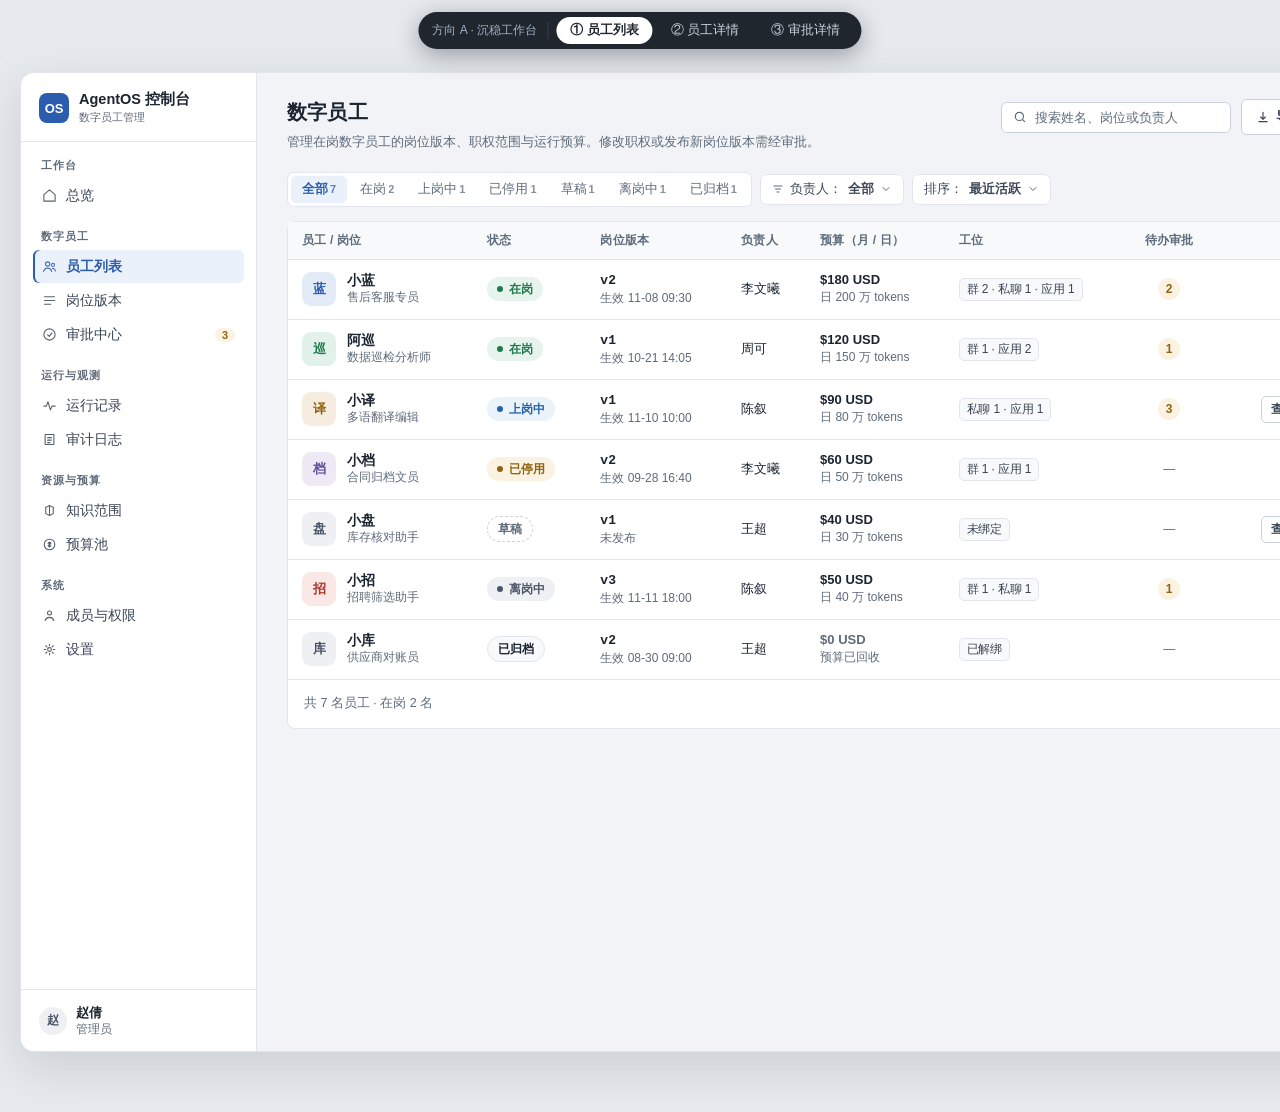
<file: docs/product/design/console-v2/direction-a.html>
<!DOCTYPE html>
<html lang="zh-CN">
<head>
<meta charset="UTF-8">
<meta name="viewport" content="width=1440">
<title>方向 A · 沉稳工作台 — seakoi-agent-os 数字员工控制台</title>
<style>
/* ============================================================
   方向 A「沉稳工作台」
   浅灰画布 + 白卡片 + 细边框；分组导航；页面头；表格列表；
   详情页左侧身份栏 + 右侧 Tab；审批列表 + 右侧详情面板。
   对标：shadcn/ui Dashboard Blocks 的克制 SaaS 观感。
   ============================================================ */
:root{
  --bg:#f1f3f6;            /* 画布浅灰 */
  --surface:#ffffff;       /* 白卡片 */
  --surface-2:#f7f9fb;     /* 卡片内的次级面 */
  --border:#e2e6ec;        /* 细边框 */
  --border-strong:#c9d2dc;
  --text:#1b2430;          /* 正文，白底对比 15:1 */
  --text-2:#3b4554;        /* 次级正文 */
  --muted:#5f6b7a;         /* 辅助说明，白底 5.0:1 */
  --primary:#2c5cad;       /* 沉稳蓝，白底 4.9:1（可承载白字按钮） */
  --primary-strong:#234b8f;
  --primary-soft:#eaf1fa;
  --danger:#b0342c;  --danger-soft:#f9eceb;
  --warning:#8f6412; --warning-soft:#fbf2e1;
  --success:#1f7a4d; --success-soft:#e7f4ed;
  --info:#2563a8;    --info-soft:#eaf2fa;
  --neutral:#4a5568; --neutral-soft:#eef0f3;
  --radius:8px;
  --mono:ui-monospace,SFMono-Regular,Menlo,"JetBrains Mono",monospace;
}
*{margin:0;padding:0;box-sizing:border-box}
html{font-size:14px}
body{
  font-family:-apple-system,BlinkMacSystemFont,"PingFang SC","Hiragino Sans GB","Microsoft YaHei","Segoe UI",sans-serif;
  background:#e6e9ed;color:var(--text);-webkit-font-smoothing:antialiased;
  padding:72px 0 60px;min-width:1480px;
}
button{font:inherit;cursor:pointer;border:none;background:none;color:inherit}
input{font:inherit}

/* ---------- 评审切换条（非设计的一部分） ---------- */
.switcher{
  position:fixed;top:12px;left:50%;transform:translateX(-50%);z-index:99;
  display:flex;align-items:center;gap:4px;padding:5px 8px;
  background:#20262e;color:#fff;border-radius:999px;box-shadow:0 6px 24px rgba(10,15,25,.35);
}
.switcher .tag{font-size:12px;padding:0 10px 0 6px;color:#9fb2c8;border-right:1px solid #39424d;margin-right:4px;white-space:nowrap}
.sw-btn{font-size:12.5px;padding:5px 14px;border-radius:999px;color:#c8d2de;white-space:nowrap}
.sw-btn.active{background:#fff;color:#20262e;font-weight:600}

/* ---------- 应用框 ---------- */
.screen{display:none}
.screen.on{display:block}
.app{
  width:1440px;margin:0 auto;display:flex;overflow:hidden;
  background:var(--bg);border:1px solid var(--border);border-radius:14px;
  box-shadow:0 16px 48px rgba(16,24,40,.12);min-height:980px;
}

/* ---------- 侧边栏：分组导航 ---------- */
.side{width:236px;flex:none;background:var(--surface);border-right:1px solid var(--border);display:flex;flex-direction:column;padding:18px 0 14px}
.brand{display:flex;align-items:center;gap:10px;padding:0 18px 16px;border-bottom:1px solid var(--border)}
.logo{width:30px;height:30px;border-radius:8px;background:var(--primary);color:#fff;display:flex;align-items:center;justify-content:center;font-weight:700;font-size:13px;letter-spacing:-.02em}
.brand b{font-size:14.5px;font-weight:650;display:block;line-height:1.2}
.brand small{font-size:11px;color:var(--muted)}
.navgroup{margin-top:16px;padding:0 12px}
.navtitle{font-size:11px;color:var(--muted);letter-spacing:.08em;font-weight:600;padding:0 8px 5px}
.navitem{display:flex;align-items:center;gap:9px;padding:7.5px 9px;border-radius:6px;font-size:13.5px;color:var(--text-2);margin:1px 0}
.navitem svg{width:15px;height:15px;flex:none;stroke:currentColor;fill:none;stroke-width:1.7;stroke-linecap:round;stroke-linejoin:round;opacity:.85}
.navitem:hover{background:var(--surface-2)}
.navitem.active{background:var(--primary-soft);color:var(--primary);font-weight:600;box-shadow:inset 2px 0 0 var(--primary)}
.navitem .pill{margin-left:auto;font-size:11px;font-weight:650;background:var(--warning-soft);color:var(--warning);border-radius:999px;padding:1px 7px}
.side-foot{margin-top:auto;padding:14px 18px 0;border-top:1px solid var(--border);display:flex;align-items:center;gap:9px}
.side-foot .ava{width:28px;height:28px;border-radius:999px;background:var(--neutral-soft);color:var(--neutral);display:flex;align-items:center;justify-content:center;font-size:12px;font-weight:600}
.side-foot small{display:block;color:var(--muted);font-size:11.5px}
.side-foot span{font-size:13px;font-weight:600}

/* ---------- 主区 ---------- */
.main{flex:1;min-width:0;padding:26px 30px 34px}
.pagehead{display:flex;justify-content:space-between;align-items:flex-start;margin-bottom:20px}
.pagehead h1{font-size:20px;font-weight:650;letter-spacing:.01em}
.pagehead .sub{font-size:13px;color:var(--muted);margin-top:6px;line-height:1.5;max-width:640px}
.head-actions{display:flex;gap:10px;align-items:center;flex:none}

/* 搜索框 */
.search{display:flex;align-items:center;gap:8px;background:var(--surface);border:1px solid var(--border-strong);border-radius:6px;padding:7px 11px;width:230px}
.search svg{width:14px;height:14px;stroke:var(--muted);fill:none;stroke-width:2;stroke-linecap:round;flex:none}
.search input{border:none;outline:none;background:none;font-size:13px;color:var(--text);width:100%}
.search input::placeholder{color:var(--muted)}

/* 按钮 */
.btn{display:inline-flex;align-items:center;gap:6px;font-size:13px;font-weight:600;border-radius:6px;padding:8px 14px;border:1px solid transparent;white-space:nowrap}
.btn svg{width:14px;height:14px;stroke:currentColor;fill:none;stroke-width:2;stroke-linecap:round;stroke-linejoin:round}
.btn-primary{background:var(--primary);color:#fff}
.btn-primary:hover{background:var(--primary-strong)}
.btn-plain{background:var(--surface);color:var(--text-2);border-color:var(--border-strong)}
.btn-plain:hover{border-color:var(--neutral);color:var(--text)}
.btn-danger{background:var(--surface);color:var(--danger);border-color:#e3b6b2}
.btn-danger:hover{background:var(--danger-soft)}
.btn-sm{padding:5px 10px;font-size:12.5px}
.btn-xs{padding:4px 9px;font-size:12px;border-radius:5px}

/* 徽标 / 状态（文字 + 圆点，不只靠颜色） */
.b{display:inline-flex;align-items:center;gap:6px;padding:3px 10px;border-radius:999px;font-size:12px;font-weight:600;line-height:1.5;white-space:nowrap}
.b::before{content:"";width:6px;height:6px;border-radius:50%;background:currentColor;flex:none}
.b-ok{color:var(--success);background:var(--success-soft)}
.b-warn{color:var(--warning);background:var(--warning-soft)}
.b-danger{color:var(--danger);background:var(--danger-soft)}
.b-info{color:var(--info);background:var(--info-soft)}
.b-neutral{color:var(--neutral);background:var(--neutral-soft)}
.b-dash::before{display:none}
.b-dash{border:1px dashed var(--border-strong);color:var(--muted);background:var(--surface)}
.b-plain::before{display:none;background:none}

/* ID / 代码 chip */
.idchip{display:inline-flex;align-items:center;gap:6px;font-family:var(--mono);font-size:12px;color:var(--text-2);
  background:var(--surface-2);border:1px solid var(--border);border-radius:5px;padding:2px 7px;letter-spacing:-.01em}
.idchip .cp{width:12px;height:12px;stroke:var(--muted);fill:none;stroke-width:2;stroke-linecap:round;stroke-linejoin:round;flex:none}
.snake{font-family:var(--mono);font-size:11px;color:var(--muted)}

/* 卡片 */
.card{background:var(--surface);border:1px solid var(--border);border-radius:var(--radius)}
.card-head{display:flex;align-items:center;justify-content:space-between;padding:14px 18px;border-bottom:1px solid var(--border)}
.card-head h3{font-size:15px;font-weight:650}
.card-head small{font-size:12px;color:var(--muted)}

/* ---------- 屏1：筛选 + 表格 ---------- */
.filterbar{display:flex;align-items:center;gap:8px;margin-bottom:14px;flex-wrap:wrap}
.seg{display:flex;background:var(--surface);border:1px solid var(--border);border-radius:7px;padding:3px;gap:2px}
.seg button{font-size:12.5px;color:var(--muted);padding:5px 11px;border-radius:5px;font-weight:550;white-space:nowrap}
.seg button.on{background:var(--primary-soft);color:var(--primary);font-weight:650}
.seg .n{font-size:11px;opacity:.75;margin-left:2px}
.filter-chip{display:inline-flex;align-items:center;gap:6px;font-size:12.5px;color:var(--text-2);background:var(--surface);border:1px solid var(--border);border-radius:7px;padding:6px 11px}
.filter-chip svg{width:12px;height:12px;stroke:var(--muted);fill:none;stroke-width:2;stroke-linecap:round;stroke-linejoin:round}
.filter-chip b{font-weight:650}

table{width:100%;border-collapse:collapse}
thead th{font-size:12px;color:var(--muted);font-weight:600;text-align:left;padding:10px 14px;background:var(--surface-2);border-bottom:1px solid var(--border);white-space:nowrap;letter-spacing:.02em}
tbody td{padding:12px 14px;border-bottom:1px solid var(--border);font-size:13px;vertical-align:middle}
tbody tr:last-child td{border-bottom:none}
tbody tr:hover{background:var(--surface-2)}
.empcell{display:flex;align-items:center;gap:11px}
.ava{width:34px;height:34px;border-radius:9px;display:flex;align-items:center;justify-content:center;font-size:13px;font-weight:650;flex:none}
.ava.c1{background:#e3ebf7;color:#2c5cad}.ava.c2{background:#e2f2ea;color:#1f7a4d}.ava.c3{background:#f6ecdf;color:#8f6412}
.ava.c4{background:#edeaf6;color:#5b4b9c}.ava.c5{background:#eef0f3;color:#4a5568}.ava.c6{background:#f9e8e6;color:#b0342c}
.empcell b{font-size:13.5px;font-weight:650;display:block;line-height:1.3}
.empcell small{font-size:12px;color:var(--muted)}
td .v{font-weight:650;font-size:13px;font-family:var(--mono)}
td .tl{font-size:12px;color:var(--muted);margin-top:2px}
td.num{font-variant-numeric:tabular-nums}
.cnt{display:inline-flex;align-items:center;justify-content:center;min-width:22px;height:22px;padding:0 7px;border-radius:999px;font-size:12px;font-weight:700}
.cnt.warn{background:var(--warning-soft);color:var(--warning)}
.cnt.none{color:var(--muted);font-weight:500}
.rowops{display:flex;gap:6px;justify-content:flex-end}
.tblfoot{display:flex;justify-content:space-between;align-items:center;padding:11px 16px;border-top:1px solid var(--border);font-size:12.5px;color:var(--muted)}
.pager{display:flex;gap:5px}
.pager span{width:26px;height:26px;border:1px solid var(--border);border-radius:5px;display:flex;align-items:center;justify-content:center;font-size:12px;background:var(--surface)}
.pager span.on{border-color:var(--primary);color:var(--primary);font-weight:700;background:var(--primary-soft)}

/* ---------- 屏2：详情 ---------- */
.backline{display:flex;align-items:center;gap:6px;font-size:12.5px;color:var(--muted);margin-bottom:14px}
.backline b{color:var(--text-2);font-weight:550}
.backline svg{width:12px;height:12px;stroke:currentColor;fill:none;stroke-width:2;stroke-linecap:round}
.detail-wrap{display:flex;gap:18px;align-items:flex-start}
.rail{width:284px;flex:none;display:flex;flex-direction:column;gap:14px}
.idblock{padding:20px 18px;display:flex;flex-direction:column}
.idblock .top{display:flex;align-items:center;gap:13px;margin-bottom:14px}
.idblock .ava{width:48px;height:48px;border-radius:12px;font-size:18px}
.idblock h2{font-size:17px;font-weight:680;line-height:1.25}
.idblock .role{font-size:12.5px;color:var(--muted);margin-top:3px}
.kv{display:flex;justify-content:space-between;align-items:baseline;padding:8.5px 0;border-top:1px solid var(--border);font-size:12.5px;gap:10px}
.kv dt{color:var(--muted);flex:none}
.kv dd{text-align:right;font-weight:550;color:var(--text);line-height:1.4}
.kv dd small{display:block;font-weight:400;color:var(--muted);font-size:11.5px;margin-top:2px}
.railcard{padding:15px 16px}
.railcard h4{font-size:13px;font-weight:650;margin-bottom:10px;display:flex;align-items:center;justify-content:space-between}
.railcard h4 .n{font-size:11px;color:var(--muted);font-weight:500}
.grant{padding:10px 0;border-top:1px dashed var(--border)}
.grant:first-of-type{border-top:none;padding-top:2px}
.grant .r{font-size:12.5px;font-weight:620}
.grant .meta{display:flex;gap:6px;align-items:center;margin-top:5px;flex-wrap:wrap}
.acts{display:inline-flex;gap:4px}
.acts i{font-style:normal;font-family:var(--mono);font-size:10.5px;background:var(--neutral-soft);color:var(--neutral);border-radius:4px;padding:1.5px 6px}
.grant .exp{font-size:11.5px;color:var(--warning);font-weight:600;margin-top:5px;display:flex;gap:5px;align-items:center}
.grant .exp svg{width:11px;height:11px;stroke:currentColor;fill:none;stroke-width:2;stroke-linecap:round;flex:none}
.chan{display:flex;align-items:center;gap:8px;font-size:12.5px;padding:6px 0;border-top:1px dashed var(--border);color:var(--text-2)}
.chan:first-of-type{border-top:none}
.chan svg{width:14px;height:14px;stroke:var(--muted);fill:none;stroke-width:1.8;stroke-linecap:round;flex:none}
.chan small{margin-left:auto;color:var(--muted);font-size:11.5px}

.tabcard{flex:1;min-width:0}
.tabs{display:flex;gap:2px;padding:6px 10px 0;border-bottom:1px solid var(--border)}
.tabs button{font-size:13.5px;color:var(--muted);padding:9px 15px;border-bottom:2px solid transparent;font-weight:550;margin-bottom:-1px}
.tabs button.on{color:var(--primary);border-bottom-color:var(--primary);font-weight:650}
.tabbody{padding:18px}
.runfilter{display:flex;gap:8px;align-items:center;margin-bottom:14px}
.run{border:1px solid var(--border);border-radius:7px;margin-bottom:12px;background:var(--surface);overflow:hidden}
.run-head{display:flex;align-items:center;gap:14px;padding:12px 14px}
.run-head .grow{flex:1;min-width:0;display:flex;align-items:center;gap:12px;flex-wrap:wrap}
.run-meta{display:flex;gap:14px;align-items:center;font-size:12px;color:var(--muted);white-space:nowrap}
.run-meta .num{font-variant-numeric:tabular-nums;color:var(--text-2);font-weight:600}
.tag-up,.tag-est{font-size:10.5px;border-radius:4px;padding:1.5px 6px;font-weight:650;letter-spacing:.02em}
.tag-up{background:var(--success-soft);color:var(--success)}
.tag-est{background:var(--neutral-soft);color:var(--neutral)}
.chev{width:14px;height:14px;stroke:var(--muted);fill:none;stroke-width:2;stroke-linecap:round;stroke-linejoin:round;flex:none}
.run.open .chev{transform:rotate(180deg)}
.run-detail{border-top:1px dashed var(--border);padding:14px 16px 10px;background:var(--surface-2)}

/* trace 时间线 */
.timeline{position:relative;padding-left:0}
.step{display:flex;gap:10px;padding:7px 0;position:relative}
.step .spine{flex:none;width:22px;display:flex;flex-direction:column;align-items:center}
.step .spine::before{content:"";flex:1;width:2px;background:var(--border);margin-top:16px}
.step .spine::after{content:"";flex:1;width:2px;background:var(--border);margin-bottom:-8px}
.step:first-child .spine::before,.step:last-child .spine::after{display:none}
.step .node{width:9px;height:9px;border-radius:50%;margin-top:5px;flex:none;border:2px solid var(--surface)}
.step.child{margin-left:34px}
.step.child .spine::before{display:none}
.s-ok{background:var(--success)}.s-run{background:var(--info);box-shadow:0 0 0 3px var(--info-soft)}.s-fail{background:var(--danger)}
.s-wait{background:var(--border-strong)}
.step .body{flex:1;min-width:0}
.step .name{font-size:13px;font-weight:600;display:inline}
.step .dur,.step .cost{font-size:12px;color:var(--muted);font-variant-numeric:tabular-nums}
.step .cost{color:var(--text-2);font-weight:600}
.step .right{flex:none;display:flex;gap:10px;align-items:center}
.step .expand{font-size:12px;color:var(--primary);font-weight:600;display:inline-flex;align-items:center;gap:3px}
.step .expand svg{width:11px;height:11px;stroke:currentColor;fill:none;stroke-width:2.2;stroke-linecap:round}
.json{margin:6px 0 4px;background:var(--surface);border:1px solid var(--border);border-radius:6px;padding:10px 12px;font-family:var(--mono);font-size:11.5px;color:var(--text-2);line-height:1.7;white-space:pre}
.json .k{color:var(--info)}
.tl-note{font-size:12px;color:var(--muted);padding:8px 2px 2px}
.audit-card{margin-top:18px}
.aud{font-size:12.5px}
.aud td{padding:9px 16px}
.aud .res-ok{color:var(--success);font-weight:650}

/* ---------- 屏3：审批 ---------- */
.appr-wrap{display:flex;gap:18px;align-items:flex-start}
.appr-list{width:440px;flex:none}
.arow{display:flex;gap:0;border-bottom:1px solid var(--border);cursor:default}
.arow:last-child{border-bottom:none}
.arow .rail3{width:3px;flex:none}
.arow .in{flex:1;min-width:0;padding:13px 15px;display:flex;flex-direction:column;gap:6px}
.arow:hover{background:var(--surface-2)}
.arow.sel{background:var(--primary-soft)}
.arow .r1{display:flex;align-items:center;gap:8px}
.arow .r1 .idchip{padding:1px 6px;font-size:11px}
.arow .act{font-size:13.5px;font-weight:650}
.arow .r2{font-size:12px;color:var(--muted)}
.arow .r3{display:flex;gap:10px;align-items:center;font-size:11.5px}
.remain{display:inline-flex;align-items:center;gap:5px;font-weight:650}
.remain svg{width:12px;height:12px;stroke:currentColor;fill:none;stroke-width:2;stroke-linecap:round}
.remain.hi{color:var(--warning)}.remain.mid{color:var(--text-2)}
.empty{margin:2px;border:1px dashed var(--border-strong);border-radius:8px;padding:26px 18px;text-align:center;color:var(--muted);background:var(--surface-2)}
.empty svg{width:26px;height:26px;stroke:var(--border-strong);fill:none;stroke-width:1.6;stroke-linecap:round;stroke-linejoin:round;margin-bottom:8px}
.empty b{display:block;font-size:13px;color:var(--text-2);font-weight:650;margin-bottom:4px}
.empty p{font-size:12px;line-height:1.6}
.appr-detail{flex:1;min-width:0}
.ad-head{padding:16px 20px;display:flex;align-items:flex-start;justify-content:space-between;gap:14px;border-bottom:1px solid var(--border)}
.ad-head h2{font-size:17px;font-weight:680;display:flex;align-items:center;gap:10px;flex-wrap:wrap}
.ad-head .sub{font-size:12.5px;color:var(--muted);margin-top:7px;display:flex;gap:14px;flex-wrap:wrap;align-items:center}
.sect{padding:16px 20px;border-bottom:1px solid var(--border)}
.sect:last-child{border-bottom:none}
.sect h4{font-size:12.5px;color:var(--muted);font-weight:650;letter-spacing:.04em;margin-bottom:12px}
.dl{display:grid;grid-template-columns:repeat(2,1fr);gap:0 32px}
.dl .kv{border-top:none;padding:7px 0}
.dl .kv dt{width:88px;flex:none}
.dl .kv dd{text-align:left}
.quote{background:var(--surface-2);border:1px solid var(--border);border-left:3px solid var(--primary);border-radius:6px;padding:12px 15px;font-size:13px;line-height:1.75;color:var(--text-2)}
.diff{display:flex;align-items:center;gap:10px;font-size:13px;margin-top:12px;flex-wrap:wrap}
.diff .arrow{color:var(--muted)}
.note{display:flex;gap:10px;background:var(--warning-soft);border:1px solid #ecd9ae;border-radius:7px;padding:12px 14px;font-size:12.5px;color:#6d4c0d;line-height:1.65}
.note svg{width:15px;height:15px;stroke:var(--warning);fill:none;stroke-width:2;stroke-linecap:round;stroke-linejoin:round;flex:none;margin-top:1px}
.note ul{margin:5px 0 0 16px}
.decide{padding:18px 20px;background:var(--surface-2)}
.decide .btns{display:flex;gap:10px;align-items:center}
.decide .hint{font-size:11.5px;color:var(--muted);margin-top:10px;display:flex;align-items:center;gap:6px}
.decide .hint svg{width:12px;height:12px;stroke:var(--muted);fill:none;stroke-width:2;stroke-linecap:round}
</style>
</head>
<body>

<!-- 评审切换条：仅用于在三屏之间查看，非界面设计的一部分 -->
<div class="switcher">
  <span class="tag">方向 A · 沉稳工作台</span>
  <button class="sw-btn active" data-screen="s-list">① 员工列表</button>
  <button class="sw-btn" data-screen="s-detail">② 员工详情</button>
  <button class="sw-btn" data-screen="s-approval">③ 审批详情</button>
</div>

<!-- ==================== 屏 1 · 员工列表 ==================== -->
<section class="screen on" id="s-list">
  <div class="app">
    <aside class="side">
      <div class="brand">
        <div class="logo">OS</div>
        <div><b>AgentOS 控制台</b><small>数字员工管理</small></div>
      </div>
      <div class="navgroup">
        <div class="navtitle">工作台</div>
        <a class="navitem"><svg viewBox="0 0 24 24"><path d="M3 10.5 12 3l9 7.5V21H3z"/></svg>总览</a>
      </div>
      <div class="navgroup">
        <div class="navtitle">数字员工</div>
        <a class="navitem active"><svg viewBox="0 0 24 24"><circle cx="9" cy="8" r="3.4"/><path d="M2.5 20c1-3.6 3.4-5.4 6.5-5.4s5.5 1.8 6.5 5.4"/><circle cx="17.5" cy="9.5" r="2.5"/><path d="M16.5 14.7c2.9.2 4.5 1.9 5 4.6"/></svg>员工列表</a>
        <a class="navitem"><svg viewBox="0 0 24 24"><path d="M4 6h16M4 12h16M4 18h10"/></svg>岗位版本</a>
        <a class="navitem"><svg viewBox="0 0 24 24"><path d="M9 12.5 11.5 15 16 9.5"/><circle cx="12" cy="12" r="9"/></svg>审批中心<span class="pill">3</span></a>
      </div>
      <div class="navgroup">
        <div class="navtitle">运行与观测</div>
        <a class="navitem"><svg viewBox="0 0 24 24"><path d="M3 13h4l2.5-7 4 13L16 13h5"/></svg>运行记录</a>
        <a class="navitem"><svg viewBox="0 0 24 24"><path d="M5 4h14v16H5z"/><path d="M9 9h6M9 13h6M9 17h4"/></svg>审计日志</a>
      </div>
      <div class="navgroup">
        <div class="navtitle">资源与预算</div>
        <a class="navitem"><svg viewBox="0 0 24 24"><path d="M12 4v16M6 7l6-3 6 3"/><path d="M6 7v10l6 3 6-3V7"/></svg>知识范围</a>
        <a class="navitem"><svg viewBox="0 0 24 24"><circle cx="12" cy="12" r="8.5"/><path d="M12 8v8M9.8 10.2c0-1 1-1.6 2.2-1.6s2.2.6 2.2 1.5c0 2.3-4.4 1.5-4.4 3.7 0 .9 1 1.5 2.2 1.5s2.2-.6 2.2-1.6"/></svg>预算池</a>
      </div>
      <div class="navgroup">
        <div class="navtitle">系统</div>
        <a class="navitem"><svg viewBox="0 0 24 24"><circle cx="12" cy="8" r="3.2"/><path d="M5 20c1.2-3.4 3.6-5 7-5s5.8 1.6 7 5"/></svg>成员与权限</a>
        <a class="navitem"><svg viewBox="0 0 24 24"><circle cx="12" cy="12" r="3"/><path d="M12 3.5v2.6M12 17.9v2.6M3.5 12h2.6M17.9 12h2.6M6 6l1.9 1.9M16.1 16.1 18 18M18 6l-1.9 1.9M7.9 16.1 6 18"/></svg>设置</a>
      </div>
      <div class="side-foot">
        <div class="ava">赵</div>
        <div><span>赵倩</span><small>管理员</small></div>
      </div>
    </aside>

    <main class="main">
      <div class="pagehead">
        <div>
          <h1>数字员工</h1>
          <p class="sub">管理在岗数字员工的岗位版本、职权范围与运行预算。修改职权或发布新岗位版本需经审批。</p>
        </div>
        <div class="head-actions">
          <div class="search"><svg viewBox="0 0 24 24"><circle cx="11" cy="11" r="7"/><path d="m20 20-3.6-3.6"/></svg><input placeholder="搜索姓名、岗位或负责人"></div>
          <button class="btn btn-plain"><svg viewBox="0 0 24 24"><path d="M12 4v12m0 0 4-4m-4 4-4-4M5 20h14"/></svg>导出</button>
          <button class="btn btn-primary"><svg viewBox="0 0 24 24"><path d="M12 5v14M5 12h14"/></svg>新建员工</button>
        </div>
      </div>

      <div class="filterbar">
        <div class="seg">
          <button class="on">全部<span class="n">7</span></button>
          <button>在岗<span class="n">2</span></button>
          <button>上岗中<span class="n">1</span></button>
          <button>已停用<span class="n">1</span></button>
          <button>草稿<span class="n">1</span></button>
          <button>离岗中<span class="n">1</span></button>
          <button>已归档<span class="n">1</span></button>
        </div>
        <span class="filter-chip"><svg viewBox="0 0 24 24"><path d="M4 6h16M7 12h10M10 18h4"/></svg>负责人：<b>全部</b><svg viewBox="0 0 24 24"><path d="m6 9 6 6 6-6"/></svg></span>
        <span class="filter-chip">排序：<b>最近活跃</b><svg viewBox="0 0 24 24"><path d="m6 9 6 6 6-6"/></svg></span>
      </div>

      <div class="card">
        <table>
          <thead>
            <tr>
              <th>员工 / 岗位</th><th>状态</th><th>岗位版本</th><th>负责人</th>
              <th>预算（月 / 日）</th><th>工位</th><th style="text-align:center">待办审批</th><th style="text-align:right">操作</th>
            </tr>
          </thead>
          <tbody>
            <tr>
              <td><div class="empcell"><span class="ava c1">蓝</span><div><b>小蓝</b><small>售后客服专员</small></div></div></td>
              <td><span class="b b-ok">在岗</span></td>
              <td><span class="v">v2</span><div class="tl">生效 11-08 09:30</div></td>
              <td>李文曦</td>
              <td class="num"><b>$180 USD</b><div class="tl">日 200 万 tokens</div></td>
              <td><span class="idchip" style="font-family:inherit">群 2 · 私聊 1 · 应用 1</span></td>
              <td style="text-align:center"><span class="cnt warn">2</span></td>
              <td><div class="rowops"><button class="btn btn-plain btn-xs">查看</button><button class="btn btn-plain btn-xs">暂停</button><button class="btn btn-plain btn-xs" style="padding:4px 7px"><svg viewBox="0 0 24 24" style="width:13px;height:13px;stroke:currentColor;fill:none;stroke-width:2.4"><circle cx="5" cy="12" r="1.6"/><circle cx="12" cy="12" r="1.6"/><circle cx="19" cy="12" r="1.6"/></svg></button></div></td>
            </tr>
            <tr>
              <td><div class="empcell"><span class="ava c2">巡</span><div><b>阿巡</b><small>数据巡检分析师</small></div></div></td>
              <td><span class="b b-ok">在岗</span></td>
              <td><span class="v">v1</span><div class="tl">生效 10-21 14:05</div></td>
              <td>周可</td>
              <td class="num"><b>$120 USD</b><div class="tl">日 150 万 tokens</div></td>
              <td><span class="idchip" style="font-family:inherit">群 1 · 应用 2</span></td>
              <td style="text-align:center"><span class="cnt warn">1</span></td>
              <td><div class="rowops"><button class="btn btn-plain btn-xs">查看</button><button class="btn btn-plain btn-xs">暂停</button><button class="btn btn-plain btn-xs" style="padding:4px 7px"><svg viewBox="0 0 24 24" style="width:13px;height:13px;stroke:currentColor;fill:none;stroke-width:2.4"><circle cx="5" cy="12" r="1.6"/><circle cx="12" cy="12" r="1.6"/><circle cx="19" cy="12" r="1.6"/></svg></button></div></td>
            </tr>
            <tr>
              <td><div class="empcell"><span class="ava c3">译</span><div><b>小译</b><small>多语翻译编辑</small></div></div></td>
              <td><span class="b b-info">上岗中</span></td>
              <td><span class="v">v1</span><div class="tl">生效 11-10 10:00</div></td>
              <td>陈叙</td>
              <td class="num"><b>$90 USD</b><div class="tl">日 80 万 tokens</div></td>
              <td><span class="idchip" style="font-family:inherit">私聊 1 · 应用 1</span></td>
              <td style="text-align:center"><span class="cnt warn">3</span></td>
              <td><div class="rowops"><button class="btn btn-plain btn-xs">查看</button><button class="btn btn-plain btn-xs">继续上岗</button><button class="btn btn-plain btn-xs" style="padding:4px 7px"><svg viewBox="0 0 24 24" style="width:13px;height:13px;stroke:currentColor;fill:none;stroke-width:2.4"><circle cx="5" cy="12" r="1.6"/><circle cx="12" cy="12" r="1.6"/><circle cx="19" cy="12" r="1.6"/></svg></button></div></td>
            </tr>
            <tr>
              <td><div class="empcell"><span class="ava c4">档</span><div><b>小档</b><small>合同归档文员</small></div></div></td>
              <td><span class="b b-warn">已停用</span></td>
              <td><span class="v">v2</span><div class="tl">生效 09-28 16:40</div></td>
              <td>李文曦</td>
              <td class="num"><b>$60 USD</b><div class="tl">日 50 万 tokens</div></td>
              <td><span class="idchip" style="font-family:inherit">群 1 · 应用 1</span></td>
              <td style="text-align:center"><span class="cnt none">—</span></td>
              <td><div class="rowops"><button class="btn btn-plain btn-xs">查看</button><button class="btn btn-plain btn-xs">恢复</button><button class="btn btn-plain btn-xs" style="padding:4px 7px"><svg viewBox="0 0 24 24" style="width:13px;height:13px;stroke:currentColor;fill:none;stroke-width:2.4"><circle cx="5" cy="12" r="1.6"/><circle cx="12" cy="12" r="1.6"/><circle cx="19" cy="12" r="1.6"/></svg></button></div></td>
            </tr>
            <tr>
              <td><div class="empcell"><span class="ava c5">盘</span><div><b>小盘</b><small>库存核对助手</small></div></div></td>
              <td><span class="b b-dash">草稿</span></td>
              <td><span class="v">v1</span><div class="tl">未发布</div></td>
              <td>王超</td>
              <td class="num"><b>$40 USD</b><div class="tl">日 30 万 tokens</div></td>
              <td><span class="idchip" style="font-family:inherit">未绑定</span></td>
              <td style="text-align:center"><span class="cnt none">—</span></td>
              <td><div class="rowops"><button class="btn btn-plain btn-xs">查看</button><button class="btn btn-plain btn-xs">继续配置</button><button class="btn btn-plain btn-xs" style="padding:4px 7px"><svg viewBox="0 0 24 24" style="width:13px;height:13px;stroke:currentColor;fill:none;stroke-width:2.4"><circle cx="5" cy="12" r="1.6"/><circle cx="12" cy="12" r="1.6"/><circle cx="19" cy="12" r="1.6"/></svg></button></div></td>
            </tr>
            <tr>
              <td><div class="empcell"><span class="ava c6">招</span><div><b>小招</b><small>招聘筛选助手</small></div></div></td>
              <td><span class="b b-neutral">离岗中</span></td>
              <td><span class="v">v3</span><div class="tl">生效 11-11 18:00</div></td>
              <td>陈叙</td>
              <td class="num"><b>$50 USD</b><div class="tl">日 40 万 tokens</div></td>
              <td><span class="idchip" style="font-family:inherit">群 1 · 私聊 1</span></td>
              <td style="text-align:center"><span class="cnt warn">1</span></td>
              <td><div class="rowops"><button class="btn btn-plain btn-xs">查看</button><button class="btn btn-plain btn-xs">归档</button><button class="btn btn-plain btn-xs" style="padding:4px 7px"><svg viewBox="0 0 24 24" style="width:13px;height:13px;stroke:currentColor;fill:none;stroke-width:2.4"><circle cx="5" cy="12" r="1.6"/><circle cx="12" cy="12" r="1.6"/><circle cx="19" cy="12" r="1.6"/></svg></button></div></td>
            </tr>
            <tr>
              <td><div class="empcell"><span class="ava c5">库</span><div><b>小库</b><small>供应商对账员</small></div></div></td>
              <td><span class="b b-plain" style="background:var(--surface-2);border:1px solid var(--border)">已归档</span></td>
              <td><span class="v">v2</span><div class="tl">生效 08-30 09:00</div></td>
              <td>王超</td>
              <td class="num"><b style="color:var(--muted)">$0 USD</b><div class="tl">预算已回收</div></td>
              <td><span class="idchip" style="font-family:inherit">已解绑</span></td>
              <td style="text-align:center"><span class="cnt none">—</span></td>
              <td><div class="rowops"><button class="btn btn-plain btn-xs">查看</button><button class="btn btn-plain btn-xs" style="padding:4px 7px"><svg viewBox="0 0 24 24" style="width:13px;height:13px;stroke:currentColor;fill:none;stroke-width:2.4"><circle cx="5" cy="12" r="1.6"/><circle cx="12" cy="12" r="1.6"/><circle cx="19" cy="12" r="1.6"/></svg></button></div></td>
            </tr>
          </tbody>
        </table>
        <div class="tblfoot">
          <span>共 7 名员工 · 在岗 2 名</span>
          <div class="pager"><span>‹</span><span class="on">1</span><span>›</span></div>
        </div>
      </div>
    </main>
  </div>
</section>

<!-- ==================== 屏 2 · 员工详情（小蓝） ==================== -->
<section class="screen" id="s-detail">
  <div class="app">
    <aside class="side">
      <div class="brand">
        <div class="logo">OS</div>
        <div><b>AgentOS 控制台</b><small>数字员工管理</small></div>
      </div>
      <div class="navgroup">
        <div class="navtitle">工作台</div>
        <a class="navitem"><svg viewBox="0 0 24 24"><path d="M3 10.5 12 3l9 7.5V21H3z"/></svg>总览</a>
      </div>
      <div class="navgroup">
        <div class="navtitle">数字员工</div>
        <a class="navitem active"><svg viewBox="0 0 24 24"><circle cx="9" cy="8" r="3.4"/><path d="M2.5 20c1-3.6 3.4-5.4 6.5-5.4s5.5 1.8 6.5 5.4"/><circle cx="17.5" cy="9.5" r="2.5"/><path d="M16.5 14.7c2.9.2 4.5 1.9 5 4.6"/></svg>员工列表</a>
        <a class="navitem"><svg viewBox="0 0 24 24"><path d="M4 6h16M4 12h16M4 18h10"/></svg>岗位版本</a>
        <a class="navitem"><svg viewBox="0 0 24 24"><path d="M9 12.5 11.5 15 16 9.5"/><circle cx="12" cy="12" r="9"/></svg>审批中心<span class="pill">3</span></a>
      </div>
      <div class="navgroup">
        <div class="navtitle">运行与观测</div>
        <a class="navitem"><svg viewBox="0 0 24 24"><path d="M3 13h4l2.5-7 4 13L16 13h5"/></svg>运行记录</a>
        <a class="navitem"><svg viewBox="0 0 24 24"><path d="M5 4h14v16H5z"/><path d="M9 9h6M9 13h6M9 17h4"/></svg>审计日志</a>
      </div>
      <div class="navgroup">
        <div class="navtitle">资源与预算</div>
        <a class="navitem"><svg viewBox="0 0 24 24"><path d="M12 4v16M6 7l6-3 6 3"/><path d="M6 7v10l6 3 6-3V7"/></svg>知识范围</a>
        <a class="navitem"><svg viewBox="0 0 24 24"><circle cx="12" cy="12" r="8.5"/><path d="M12 8v8M9.8 10.2c0-1 1-1.6 2.2-1.6s2.2.6 2.2 1.5c0 2.3-4.4 1.5-4.4 3.7 0 .9 1 1.5 2.2 1.5s2.2-.6 2.2-1.6"/></svg>预算池</a>
      </div>
      <div class="side-foot">
        <div class="ava">赵</div>
        <div><span>赵倩</span><small>管理员</small></div>
      </div>
    </aside>

    <main class="main">
      <div class="backline"><svg viewBox="0 0 24 24"><path d="m14 6-6 6 6 6"/></svg>员工列表 <span>/</span> <b>小蓝</b></div>

      <div class="pagehead">
        <div style="display:flex;align-items:center;gap:14px">
          <h1>小蓝</h1>
          <span class="b b-ok">在岗</span>
        </div>
        <div class="head-actions">
          <button class="btn btn-plain"><svg viewBox="0 0 24 24"><path d="M4 20h16M6 16.5 15 7.5l2 2-9 9H6z"/></svg>编辑岗位</button>
          <button class="btn btn-plain" style="color:var(--warning);border-color:#e6d2a8"><svg viewBox="0 0 24 24"><path d="M8 5v14M16 5v14"/></svg>暂停员工</button>
          <button class="btn btn-primary"><svg viewBox="0 0 24 24"><path d="M12 5v14M5 12h14"/></svg>发布新版本</button>
        </div>
      </div>

      <div class="detail-wrap">
        <!-- 左侧身份栏 -->
        <div class="rail">
          <div class="card idblock">
            <div class="top">
              <span class="ava c1">蓝</span>
              <div><h2>小蓝</h2><div class="role">售后客服专员</div></div>
            </div>
            <dl>
              <div class="kv"><dt>当前版本</dt><dd><span style="font-family:var(--mono);font-weight:700">v2</span><small>生效 11-08 09:30</small></dd></div>
              <div class="kv"><dt>负责人</dt><dd>李文曦</dd></div>
              <div class="kv"><dt>员工编号</dt><dd><span class="idchip">emp_0012 <svg class="cp" viewBox="0 0 24 24"><rect x="9" y="9" width="11" height="11" rx="2"/><path d="M4 15V6a2 2 0 0 1 2-2h9"/></svg></span></dd></div>
              <div class="kv"><dt>上岗时间</dt><dd>08-10 09:12<small>在职 95 天</small></dd></div>
            </dl>
          </div>

          <div class="card railcard">
            <h4>预算 <span class="n">日 / 月 / 单次</span></h4>
            <div class="kv"><dt>每日 token</dt><dd>200 万</dd></div>
            <div class="kv"><dt>月度金额</dt><dd>$180 USD</dd></div>
            <div class="kv" style="border-bottom:none"><dt>单次上限</dt><dd>$2.50 USD</dd></div>
          </div>

          <div class="card railcard">
            <h4>知识范围 <span class="n">12 项</span></h4>
            <div class="chan"><svg viewBox="0 0 24 24"><path d="M5 4h14v16H5z"/><path d="M9 4v16"/></svg>售后政策包<small>4 篇</small></div>
            <div class="chan"><svg viewBox="0 0 24 24"><path d="M5 4h14v16H5z"/><path d="M9 4v16"/></svg>退换货流程<small>5 篇</small></div>
            <div class="chan"><svg viewBox="0 0 24 24"><path d="M5 4h14v16H5z"/><path d="M9 4v16"/></svg>华南门店目录<small>3 篇</small></div>
          </div>

          <div class="card railcard">
            <h4>工位 <span class="n">4 处绑定</span></h4>
            <div class="chan"><svg viewBox="0 0 24 24"><circle cx="9" cy="9" r="3"/><path d="M3 19c.8-2.6 2.5-4 6-4s5.2 1.4 6 4"/><path d="M17 9h5M19.5 6.5v5"/></svg>华南门店服务群<small>群聊</small></div>
            <div class="chan"><svg viewBox="0 0 24 24"><circle cx="9" cy="9" r="3"/><path d="M3 19c.8-2.6 2.5-4 6-4s5.2 1.4 6 4"/><path d="M17 9h5M19.5 6.5v5"/></svg>售后升级群<small>群聊</small></div>
            <div class="chan"><svg viewBox="0 0 24 24"><path d="M4 5h16v11H8l-4 4z"/></svg>客户一对一<small>私聊</small></div>
            <div class="chan"><svg viewBox="0 0 24 24"><rect x="4" y="4" width="16" height="16" rx="3"/><path d="M4 10h16"/></svg>工单系统<small>应用</small></div>
          </div>

          <div class="card railcard">
            <h4>职权 grant <span class="n">3 条</span></h4>
            <div class="grant">
              <div class="r">客户订单库（order_db）</div>
              <div class="meta"><span class="acts"><i>读取</i><i>导出</i></span></div>
              <div class="exp"><svg viewBox="0 0 24 24"><circle cx="12" cy="12" r="9"/><path d="M12 7v5l3.5 2"/></svg>到期 11-30 23:59</div>
            </div>
            <div class="grant">
              <div class="r">工单系统（ticket-app）</div>
              <div class="meta"><span class="acts"><i>新建</i><i>更新</i></span></div>
              <div class="exp"><svg viewBox="0 0 24 24"><circle cx="12" cy="12" r="9"/><path d="M12 7v5l3.5 2"/></svg>到期 12-05 18:00</div>
            </div>
            <div class="grant">
              <div class="r">知识库 · 售后政策包</div>
              <div class="meta"><span class="acts"><i>读取</i></span></div>
              <div class="exp" style="color:var(--muted)"><svg viewBox="0 0 24 24"><circle cx="12" cy="12" r="9"/><path d="M12 7v5l3.5 2"/></svg>到期 12-31 23:59</div>
            </div>
          </div>
        </div>

        <!-- 右侧 Tab 区 -->
        <div class="card tabcard">
          <div class="tabs">
            <button>概览</button><button>任务</button><button class="on">运行</button><button>审计</button>
          </div>
          <div class="tabbody">
            <div class="runfilter">
              <div class="seg"><button class="on">近 7 天</button><button>近 30 天</button></div>
              <span class="filter-chip">状态：<b>全部</b><svg viewBox="0 0 24 24"><path d="m6 9 6 6 6-6"/></svg></span>
              <span style="margin-left:auto;font-size:12px;color:var(--muted)">近 7 天 38 次运行 · 失败 2 次 · 成本 $12.84 USD</span>
            </div>

            <!-- 运行 1：进行中（展开 trace） -->
            <div class="run open">
              <div class="run-head">
                <svg class="chev" viewBox="0 0 24 24"><path d="m6 9 6 6 6-6"/></svg>
                <div class="grow">
                  <span class="b b-info">运行中</span>
                  <span class="idchip">rn_8f3a2c91…d7e4 <svg class="cp" viewBox="0 0 24 24"><rect x="9" y="9" width="11" height="11" rx="2"/><path d="M4 15V6a2 2 0 0 1 2-2h9"/></svg></span>
                  <span style="font-size:12.5px;color:var(--muted)">华南门店服务群 · 客户改约配送时间</span>
                </div>
                <div class="run-meta"><span>开始 11-13 10:22</span><span>已用 <span class="num">2m 14s</span></span><span>成本 <span class="num">$0.29 USD</span> <span class="tag-est">估算</span></span></div>
              </div>
              <div class="run-detail">
                <div class="timeline">
                  <div class="step">
                    <div class="spine"><span class="node s-ok"></span></div>
                    <div class="body"><span class="name">理解请求</span> <span class="snake">intent_understand</span></div>
                    <div class="right"><span class="dur">0.4s</span><span class="cost">$0.01 USD <span class="tag-up">实测</span></span><span class="b b-ok" style="padding:2px 8px">完成</span></div>
                  </div>
                  <div class="step">
                    <div class="spine"><span class="node s-ok"></span></div>
                    <div class="body"><span class="name">知识检索 · 售后政策包</span> <span class="snake">knowledge_lookup</span></div>
                    <div class="right"><span class="dur">1.1s</span><span class="cost">$0.03 USD <span class="tag-up">实测</span></span><span class="b b-ok" style="padding:2px 8px">完成</span></div>
                  </div>
                  <div class="step">
                    <div class="spine"><span class="node s-ok"></span></div>
                    <div class="body">
                      <span class="name">创建工单</span> <span class="snake">tool_call.work_order.create</span>
                      <span class="expand"><svg viewBox="0 0 24 24"><path d="m6 9 6 6 6-6"/></svg>收起 2 个子步骤</span>
                      <div class="json"><span class="k">request</span>  { "action": "create_order", "payload": { "channel": "wechat_group", "customer": "华南-陈先生", "type": "改约配送" } }
<span class="k">response</span> { "order_id": "WO-2231-0874", "status": "created" }  <span style="color:var(--success)">✓ usage=upstream</span></div>
                    </div>
                    <div class="right"><span class="dur">3.8s</span><span class="cost">$0.18 USD <span class="tag-up">实测</span></span><span class="b b-ok" style="padding:2px 8px">完成</span></div>
                  </div>
                  <div class="step child">
                    <div class="spine"><span class="node s-ok"></span></div>
                    <div class="body"><span class="name">参数提取</span> <span class="snake">param_extract</span></div>
                    <div class="right"><span class="dur">0.6s</span><span class="cost">$0.02 USD <span class="tag-up">实测</span></span><span class="b b-ok" style="padding:2px 8px">完成</span></div>
                  </div>
                  <div class="step child">
                    <div class="spine"><span class="node s-ok"></span></div>
                    <div class="body"><span class="name">提交至工单系统</span> <span class="snake">api_call.ticket_api</span></div>
                    <div class="right"><span class="dur">2.9s</span><span class="cost">—</span><span class="b b-ok" style="padding:2px 8px">完成</span></div>
                  </div>
                  <div class="step">
                    <div class="spine"><span class="node s-run"></span></div>
                    <div class="body"><span class="name">生成回复草稿</span> <span class="snake">llm_generate</span></div>
                    <div class="right"><span class="dur">进行中 56s</span><span class="cost">$0.06 USD <span class="tag-est">估算</span></span><span class="b b-info" style="padding:2px 8px">运行中</span></div>
                  </div>
                  <div class="step">
                    <div class="spine"><span class="node s-wait"></span></div>
                    <div class="body" style="color:var(--muted)"><span class="name" style="color:var(--text-2)">回复投递</span> <span class="snake">notify_send</span></div>
                    <div class="right"><span class="dur">—</span><span class="cost">—</span><span class="b b-plain" style="padding:2px 8px;background:var(--surface-2);border:1px solid var(--border)">等待中</span></div>
                  </div>
                </div>
                <div class="tl-note">成本口径：「实测」= 上游实际计量（usage=upstream）；「估算」= 运行中按模型单价预估（estimated），结束后以实测为准。</div>
              </div>
            </div>

            <!-- 运行 2 / 3：收起 -->
            <div class="run">
              <div class="run-head">
                <svg class="chev" viewBox="0 0 24 24"><path d="m9 6 6 6-6 6"/></svg>
                <div class="grow">
                  <span class="b b-ok">已完成</span>
                  <span class="idchip">rn_4d1e77ab…90c2 <svg class="cp" viewBox="0 0 24 24"><rect x="9" y="9" width="11" height="11" rx="2"/><path d="M4 15V6a2 2 0 0 1 2-2h9"/></svg></span>
                  <span style="font-size:12.5px;color:var(--muted)">客户一对一 · 查询退款进度</span>
                </div>
                <div class="run-meta"><span>开始 11-13 09:47</span><span>耗时 <span class="num">1m 52s</span></span><span>成本 <span class="num">$0.42 USD</span> <span class="tag-up">实测</span></span></div>
              </div>
            </div>
            <div class="run">
              <div class="run-head">
                <svg class="chev" viewBox="0 0 24 24"><path d="m9 6 6 6-6 6"/></svg>
                <div class="grow">
                  <span class="b b-danger">失败</span>
                  <span class="idchip">rn_b60c2f9a…13dd <svg class="cp" viewBox="0 0 24 24"><rect x="9" y="9" width="11" height="11" rx="2"/><path d="M4 15V6a2 2 0 0 1 2-2h9"/></svg></span>
                  <span style="font-size:12.5px;color:var(--muted)">售后升级群 · 创建加急工单 <b style="color:var(--danger)">工具调用超时（work_order.timeout）</b></span>
                </div>
                <div class="run-meta"><span>开始 11-12 17:31</span><span>耗时 <span class="num">0m 46s</span></span><span>成本 <span class="num">$0.11 USD</span> <span class="tag-up">实测</span></span></div>
              </div>
            </div>
          </div>

          <!-- 审计（节选）：满足详情→审计的可见性，完整审计在独立导航页 -->
          <div style="border-top:1px solid var(--border)">
            <div class="card-head" style="border-bottom:none;padding-bottom:6px"><h3 style="font-size:14px">审计 · 最近 3 条</h3><small>完整记录见「审计日志」</small></div>
            <table class="aud">
              <tbody>
                <tr><td style="width:44%">发布岗位版本 v2（employee.version.publish）</td><td>赵倩</td><td class="num" style="color:var(--muted)">11-08 09:30</td><td class="res-ok">通过</td></tr>
                <tr><td>批准权限升级（grant.escalate.approve）</td><td>李文曦</td><td class="num" style="color:var(--muted)">11-06 15:12</td><td class="res-ok">通过</td></tr>
                <tr><td>停用员工（employee.pause）</td><td>周可</td><td class="num" style="color:var(--muted)">10-29 11:05</td><td class="res-ok">通过</td></tr>
              </tbody>
            </table>
          </div>
        </div>
      </div>
    </main>
  </div>
</section>

<!-- ==================== 屏 3 · 审批（列表 + 右侧详情） ==================== -->
<section class="screen" id="s-approval">
  <div class="app">
    <aside class="side">
      <div class="brand">
        <div class="logo">OS</div>
        <div><b>AgentOS 控制台</b><small>数字员工管理</small></div>
      </div>
      <div class="navgroup">
        <div class="navtitle">工作台</div>
        <a class="navitem"><svg viewBox="0 0 24 24"><path d="M3 10.5 12 3l9 7.5V21H3z"/></svg>总览</a>
      </div>
      <div class="navgroup">
        <div class="navtitle">数字员工</div>
        <a class="navitem"><svg viewBox="0 0 24 24"><circle cx="9" cy="8" r="3.4"/><path d="M2.5 20c1-3.6 3.4-5.4 6.5-5.4s5.5 1.8 6.5 5.4"/><circle cx="17.5" cy="9.5" r="2.5"/><path d="M16.5 14.7c2.9.2 4.5 1.9 5 4.6"/></svg>员工列表</a>
        <a class="navitem"><svg viewBox="0 0 24 24"><path d="M4 6h16M4 12h16M4 18h10"/></svg>岗位版本</a>
        <a class="navitem active"><svg viewBox="0 0 24 24"><path d="M9 12.5 11.5 15 16 9.5"/><circle cx="12" cy="12" r="9"/></svg>审批中心<span class="pill">3</span></a>
      </div>
      <div class="navgroup">
        <div class="navtitle">运行与观测</div>
        <a class="navitem"><svg viewBox="0 0 24 24"><path d="M3 13h4l2.5-7 4 13L16 13h5"/></svg>运行记录</a>
        <a class="navitem"><svg viewBox="0 0 24 24"><path d="M5 4h14v16H5z"/><path d="M9 9h6M9 13h6M9 17h4"/></svg>审计日志</a>
      </div>
      <div class="navgroup">
        <div class="navtitle">资源与预算</div>
        <a class="navitem"><svg viewBox="0 0 24 24"><path d="M12 4v16M6 7l6-3 6 3"/><path d="M6 7v10l6 3 6-3V7"/></svg>知识范围</a>
        <a class="navitem"><svg viewBox="0 0 24 24"><circle cx="12" cy="12" r="8.5"/><path d="M12 8v8M9.8 10.2c0-1 1-1.6 2.2-1.6s2.2.6 2.2 1.5c0 2.3-4.4 1.5-4.4 3.7 0 .9 1 1.5 2.2 1.5s2.2-.6 2.2-1.6"/></svg>预算池</a>
      </div>
      <div class="side-foot">
        <div class="ava">赵</div>
        <div><span>赵倩</span><small>管理员</small></div>
      </div>
    </aside>

    <main class="main">
      <div class="pagehead">
        <div>
          <h1>审批中心</h1>
          <p class="sub">处理数字员工发起的职权、岗位版本与预算变更申请。批准后即时生效，并写入审计日志。</p>
        </div>
        <div class="head-actions">
          <button class="btn btn-plain"><svg viewBox="0 0 24 24"><path d="M8 6h13M8 12h13M8 18h13M3.5 6h.01M3.5 12h.01M3.5 18h.01"/></svg>全部记录</button>
        </div>
      </div>

      <div class="filterbar">
        <div class="seg">
          <button class="on">待我审批<span class="n">3</span></button>
          <button>全部待审<span class="n">5</span></button>
          <button>已通过</button><button>已驳回</button><button>已过期</button>
        </div>
        <span class="filter-chip">风险等级：<b>全部</b><svg viewBox="0 0 24 24"><path d="m6 9 6 6 6-6"/></svg></span>
      </div>

      <div class="appr-wrap">
        <!-- 左：列表 -->
        <div class="card appr-list">
          <div class="arow sel">
            <span class="rail3" style="background:var(--danger)"></span>
            <div class="in">
              <div class="r1"><span class="b b-danger" style="padding:2px 8px">高风险</span><span class="idchip">ap_20261113_0042 <svg class="cp" viewBox="0 0 24 24"><rect x="9" y="9" width="11" height="11" rx="2"/><path d="M4 15V6a2 2 0 0 1 2-2h9"/></svg></span><span class="b b-warn b-plain b-dash" style="margin-left:auto;padding:2px 8px;background:var(--warning-soft);color:var(--warning);border:none">待审批</span></div>
              <div class="act">权限升级（grant.escalate）</div>
              <div class="r2">代 小蓝 申请 · 发起人 李文曦 · 目标 客户订单库</div>
              <div class="r3"><span class="remain hi"><svg viewBox="0 0 24 24"><circle cx="12" cy="12" r="9"/><path d="M12 7v5l3.5 2"/></svg>约 5 小时后过期</span><span style="color:var(--muted)">提交 11-13 09:12</span></div>
            </div>
          </div>
          <div class="arow">
            <span class="rail3" style="background:var(--warning)"></span>
            <div class="in">
              <div class="r1"><span class="b b-warn" style="padding:2px 8px">中风险</span><span class="idchip">ap_20261113_0041</span></div>
              <div class="act">新建岗位版本（employee.version.create）</div>
              <div class="r2">代 小译 申请 · 发起人 陈叙 · 目标 多语翻译编辑 v2</div>
              <div class="r3"><span class="remain mid"><svg viewBox="0 0 24 24"><circle cx="12" cy="12" r="9"/><path d="M12 7v5l3.5 2"/></svg>约 21 小时后过期</span><span style="color:var(--muted)">提交 11-13 08:40</span></div>
            </div>
          </div>
          <div class="arow">
            <span class="rail3" style="background:var(--success)"></span>
            <div class="in">
              <div class="r1"><span class="b b-ok" style="padding:2px 8px">低风险</span><span class="idchip">ap_20261113_0039</span></div>
              <div class="act">预算调整（budget.update）</div>
              <div class="r2">代 阿巡 申请 · 发起人 周可 · 日 token 额度 150 万 → 220 万</div>
              <div class="r3"><span class="remain hi"><svg viewBox="0 0 24 24"><circle cx="12" cy="12" r="9"/><path d="M12 7v5l3.5 2"/></svg>约 2 小时后过期</span><span style="color:var(--muted)">提交 11-13 07:55</span></div>
            </div>
          </div>
          <div style="padding:14px">
            <div class="empty">
              <svg viewBox="0 0 24 24"><path d="M9 12.5 11.5 15 16 9.5"/><circle cx="12" cy="12" r="9"/></svg>
              <b>待办已全部展示</b>
              <p>今天新提交的审批会自动出现在这里；审批记录请在「全部记录」中查询。</p>
            </div>
          </div>
        </div>

        <!-- 右：详情面板 -->
        <div class="card appr-detail">
          <div class="ad-head">
            <div>
              <h2>权限升级（grant.escalate）<span class="b b-danger">高风险</span></h2>
              <div class="sub">
                <span class="idchip">ap_20261113_0042 <svg class="cp" viewBox="0 0 24 24"><rect x="9" y="9" width="11" height="11" rx="2"/><path d="M4 15V6a2 2 0 0 1 2-2h9"/></svg></span>
                <span class="b b-warn">待审批（pending）</span>
                <span class="remain hi"><svg viewBox="0 0 24 24"><circle cx="12" cy="12" r="9"/><path d="M12 7v5l3.5 2"/></svg>约 5 小时后过期 · 截止 11-13 17:24</span>
              </div>
            </div>
            <span style="font-size:12px;color:var(--muted);flex:none">审批人：赵倩（你）</span>
          </div>

          <div class="sect">
            <h4>基本信息</h4>
            <dl class="dl">
              <div class="kv"><dt>发起人</dt><dd>李文曦</dd></div>
              <div class="kv"><dt>代谁发起</dt><dd>小蓝（售后客服专员）</dd></div>
              <div class="kv"><dt>目标对象</dt><dd>客户订单库（order_db）</dd></div>
              <div class="kv"><dt>提交时间</dt><dd>11-13 09:12</dd></div>
            </dl>
          </div>

          <div class="sect">
            <h4>申请理由</h4>
            <div class="quote">华南门店频繁出现跨区配送纠纷，需要按客户手机号反查跨区订单后创建升级工单。当前小蓝只能读取本区订单，处理一单需转人工 2~3 次。本次仅申请只读导出，用于当日对账。</div>
            <div class="diff">
              <span style="color:var(--muted);font-size:12.5px">申请变更：</span>
              <span class="acts"><i>读取</i></span><span>→</span>
              <span class="acts"><i>读取</i><i style="background:var(--warning-soft);color:var(--warning)">导出（新增）</i></span>
              <span class="b b-warn b-plain b-dash" style="border:none;background:var(--surface-2);color:var(--muted)">有效期 至 11-30 23:59 · 仅小蓝</span>
            </div>
          </div>

          <div class="sect">
            <h4>风险提示</h4>
            <div class="note">
              <svg viewBox="0 0 24 24"><path d="M12 4 2.5 20h19z"/><path d="M12 10v4.5M12 17.5h.01"/></svg>
              <div>导出动作可批量离开系统，属于高风险职权。
                <ul>
                  <li>小蓝当前已持有「读取」，本次新增「导出」，不设数量上限。</li>
                  <li>该员工绑定了 2 个群聊工位，导出内容可能被转发至群内。</li>
                  <li>建议批准后追加「导出单次 ≤ 500 行」限制，可在批复意见中写明。</li>
                </ul>
              </div>
            </div>
          </div>

          <div class="sect decide" style="border-bottom:none">
            <h4>决策</h4>
            <div class="btns">
              <button class="btn btn-primary"><svg viewBox="0 0 24 24"><path d="M5 12.5 10 17.5 19 7"/></svg>批准</button>
              <button class="btn btn-danger"><svg viewBox="0 0 24 24"><path d="M6 6l12 12M18 6 6 18"/></svg>驳回</button>
              <button class="btn btn-plain"><svg viewBox="0 0 24 24"><path d="M4 20h16M6 16.5 15 7.5l2 2-9 9H6z"/></svg>要求修改</button>
              <span style="font-size:12px;color:var(--muted);margin-left:6px">批准后职权即时生效</span>
            </div>
            <div class="hint"><svg viewBox="0 0 24 24"><circle cx="12" cy="12" r="9"/><path d="M12 8h.01M12 11v5"/></svg>所有决策都会记录在审计日志，并向发起人（李文曦）发送通知。</div>
          </div>
        </div>
      </div>
    </main>
  </div>
</section>

<script>
const btns=document.querySelectorAll('.sw-btn');
btns.forEach(b=>b.addEventListener('click',()=>{
  btns.forEach(x=>x.classList.toggle('active',x===b));
  document.querySelectorAll('.screen').forEach(s=>s.classList.remove('on'));
  document.getElementById(b.dataset.screen).classList.add('on');
  window.scrollTo(0,0);
}));
</script>
</body>
</html>
</file>
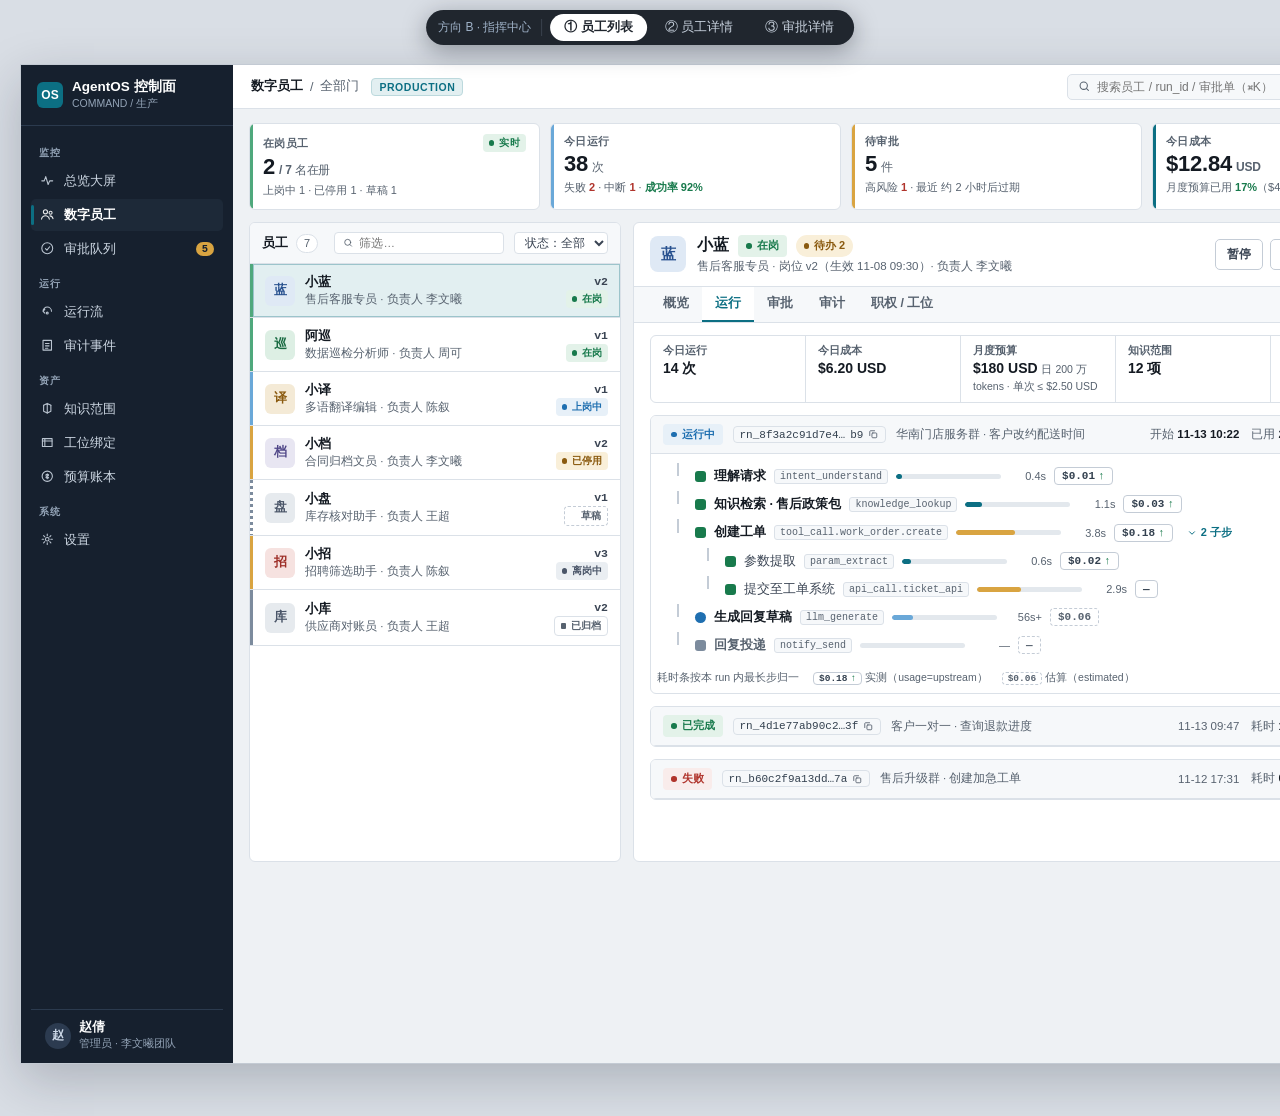
<file: docs/product/design/console-v2/direction-b.html>
<!DOCTYPE html>
<html lang="zh-CN">
<head>
<meta charset="UTF-8">
<meta name="viewport" content="width=1440">
<title>方向 B · 指挥中心 — seakoi-agent-os 数字员工控制台</title>
<style>
/* ============================================================
   方向 B「指挥中心」
   深色导航 + 高密度双栏（列表-详情同屏）+ 顶部 KPI 条；
   运行用 Langfuse 式层级 trace 时间线；状态 = 左侧色条 + 文字徽标。
   对标：Langfuse / OpenHands 控制面的工程仪表盘气质。
   ============================================================ */
:root{
  --bg:#eef1f4;
  --surface:#ffffff;
  --surface-2:#f6f8fa;
  --border:#dbe1e8;
  --border-2:#c4ccd6;
  --text:#141a22;
  --muted:#57626f;            /* 白底 5.2:1 */
  --chrome:#16202e;           /* 深色导航 */
  --chrome-2:#1d2938;
  --chrome-border:#2b3a4e;
  --chrome-text:#ccd6e2;      /* 深底 10.9:1 */
  --chrome-muted:#93a3b6;     /* 深底 5.6:1 */
  --primary:#0c6f83;          /* 青色，白底 6.3:1，可承载白字 */
  --primary-strong:#08586a;
  --primary-soft:#e2eff1;
  --danger:#b0342c;  --danger-soft:#f9eceb;  --danger-dim:#e07f79;
  --warning:#8a5a0f; --warning-soft:#f9efd9; --warning-dim:#d9a441;
  --success:#187a4c; --success-soft:#e3f2e9; --success-dim:#4fa87c;
  --info:#1f6fb0;    --info-soft:#e7f0f8;    --info-dim:#6aa8d8;
  --neutral:#4a5568; --neutral-soft:#eaeef2; --neutral-dim:#7c8b9d;
  --mono:ui-monospace,SFMono-Regular,Menlo,"JetBrains Mono",monospace;
  --radius:6px;
}
*{margin:0;padding:0;box-sizing:border-box}
html{font-size:13px}
body{
  font-family:-apple-system,BlinkMacSystemFont,"PingFang SC","Hiragino Sans GB","Microsoft YaHei","Segoe UI",sans-serif;
  background:#d9dee5;color:var(--text);-webkit-font-smoothing:antialiased;
  padding:64px 0 52px;min-width:1480px;
  font-variant-numeric:tabular-nums;
}
button{font:inherit;cursor:pointer;border:none;background:none;color:inherit}
input{font:inherit}

.switcher{
  position:fixed;top:10px;left:50%;transform:translateX(-50%);z-index:99;
  display:flex;align-items:center;gap:4px;padding:4px 6px;
  background:#20262e;color:#fff;border-radius:999px;box-shadow:0 6px 24px rgba(10,15,25,.35);
}
.switcher .tag{font-size:12px;padding:0 10px 0 6px;color:#9fb2c8;border-right:1px solid #39424d;margin-right:4px;white-space:nowrap}
.sw-btn{font-size:12.5px;padding:5px 14px;border-radius:999px;color:#c8d2de;white-space:nowrap}
.sw-btn.active{background:#fff;color:#20262e;font-weight:600}

.screen{display:none}
.screen.on{display:block}
.app{
  width:1440px;margin:0 auto;display:flex;overflow:hidden;background:var(--bg);
  border:1px solid #c3cad3;box-shadow:0 16px 48px rgba(16,24,40,.22);min-height:1000px;
}

/* ---------- 深色导航 ---------- */
.side{width:212px;flex:none;background:var(--chrome);display:flex;flex-direction:column;padding:14px 0 12px}
.brand{display:flex;align-items:center;gap:9px;padding:0 16px 14px;border-bottom:1px solid var(--chrome-border)}
.logo{width:26px;height:26px;border-radius:6px;background:var(--primary);color:#fff;display:flex;align-items:center;justify-content:center;font-weight:700;font-size:12px}
.brand b{font-size:13.5px;color:#fff;font-weight:650;display:block;line-height:1.15}
.brand small{font-size:10.5px;color:var(--chrome-muted)}
.nav{padding:10px 10px 0;flex:1}
.navcap{font-size:10px;color:var(--chrome-muted);letter-spacing:.14em;font-weight:600;padding:10px 8px 5px}
.navitem{display:flex;align-items:center;gap:9px;padding:7px 9px;border-radius:5px;font-size:13px;color:var(--chrome-text);margin-bottom:2px;position:relative}
.navitem svg{width:14.5px;height:14.5px;stroke:currentColor;fill:none;stroke-width:1.8;stroke-linecap:round;stroke-linejoin:round;opacity:.9;flex:none}
.navitem:hover{background:var(--chrome-2)}
.navitem.active{background:var(--chrome-2);color:#fff;font-weight:600}
.navitem.active::before{content:"";position:absolute;left:0;top:6px;bottom:6px;width:3px;border-radius:2px;background:var(--primary)}
.navitem .pill{margin-left:auto;font-size:10.5px;font-weight:700;background:var(--warning-dim);color:#16202e;border-radius:999px;padding:1px 6px;font-family:var(--mono)}
.side-foot{padding:10px 14px 0;margin:6px 10px 0;border-top:1px solid var(--chrome-border);display:flex;align-items:center;gap:8px}
.side-foot .ava{width:26px;height:26px;border-radius:999px;background:#2c3b50;display:flex;align-items:center;justify-content:center;font-size:11.5px;font-weight:650;color:#cdd9e8}
.side-foot span{font-size:12.5px;color:#fff;font-weight:600;display:block;line-height:1.2}
.side-foot small{font-size:10.5px;color:var(--chrome-muted)}

/* ---------- 主区 ---------- */
.main{flex:1;min-width:0;display:flex;flex-direction:column}
.topbar{height:44px;flex:none;background:var(--surface);border-bottom:1px solid var(--border);display:flex;align-items:center;gap:12px;padding:0 18px}
.crumb{font-size:12.5px;color:var(--muted);display:flex;gap:7px;align-items:center}
.crumb b{color:var(--text);font-weight:650}
.env{font-size:10.5px;font-weight:700;letter-spacing:.05em;color:var(--primary);background:var(--primary-soft);border:1px solid #bcd9dd;border-radius:4px;padding:2px 7px}
.topbar .search{margin-left:auto;display:flex;align-items:center;gap:7px;background:var(--surface-2);border:1px solid var(--border);border-radius:5px;padding:5px 10px;width:220px}
.topbar .search svg{width:12.5px;height:12.5px;stroke:var(--muted);fill:none;stroke-width:2;stroke-linecap:round;flex:none}
.topbar .search input{border:none;outline:none;background:none;width:100%;font-size:12px}
.topbar .sync{font-size:11.5px;color:var(--muted);display:flex;gap:5px;align-items:center}
.topbar .sync svg{width:12.5px;height:12.5px;stroke:var(--muted);fill:none;stroke-width:2;stroke-linecap:round}

.content{padding:14px 16px 18px;flex:1;min-width:0}

/* KPI 条 */
.kpis{display:grid;grid-template-columns:repeat(4,1fr);gap:10px;margin-bottom:12px}
.kpi{background:var(--surface);border:1px solid var(--border);border-radius:var(--radius);padding:10px 13px 11px;position:relative;overflow:hidden}
.kpi::before{content:"";position:absolute;left:0;top:0;bottom:0;width:3px;background:var(--kc,var(--primary))}
.kpi .lbl{font-size:11px;color:var(--muted);font-weight:600;letter-spacing:.03em;display:flex;justify-content:space-between;align-items:center}
.kpi .val{font-size:22px;font-weight:700;margin-top:3px;line-height:1.1;letter-spacing:-.01em}
.kpi .val small{font-size:12px;color:var(--muted);font-weight:550;margin-left:4px}
.kpi .delta{font-size:11px;color:var(--muted);margin-top:4px}
.kpi .delta b{color:var(--success);font-weight:650}
.kpi .delta b.dn{color:var(--danger)}

/* 双栏 */
.split{display:flex;gap:12px;align-items:stretch}
.pane{background:var(--surface);border:1px solid var(--border);border-radius:var(--radius);display:flex;flex-direction:column;min-height:640px;overflow:hidden}
.pane-l{width:372px;flex:none}
.pane-r{flex:1;min-width:0}
.pane-bar{flex:none;display:flex;align-items:center;gap:8px;padding:9px 12px;border-bottom:1px solid var(--border);background:var(--surface-2)}
.pane-bar .t{font-size:12.5px;font-weight:700}
.pane-bar .n{font-size:11px;color:var(--muted);background:var(--surface);border:1px solid var(--border);border-radius:999px;padding:0 7px;line-height:17px}
.pane-bar select{margin-left:auto;font-size:11.5px;color:var(--text-2,#3b4554);border:1px solid var(--border);border-radius:4px;background:var(--surface);padding:3px 6px;outline:none}
.mini-search{display:flex;align-items:center;gap:6px;background:var(--surface);border:1px solid var(--border);border-radius:4px;padding:4px 8px;width:170px}
.mini-search svg{width:11.5px;height:11.5px;stroke:var(--muted);fill:none;stroke-width:2;stroke-linecap:round}
.mini-search input{border:none;outline:none;background:none;font-size:11.5px;width:100%}

/* 列表行：左色条 + 徽标（不只靠颜色） */
.rows{overflow:auto;flex:1}
.lrow{display:flex;border-bottom:1px solid var(--border);cursor:default}
.lrow .rail{width:3px;flex:none;background:var(--neutral-dim)}
.lrow .rail.ok{background:var(--success-dim)}.rail.info{background:var(--info-dim)}.rail.warn{background:var(--warning-dim)}
.lrow .rail.dgr{background:var(--danger-dim)}.rail.dash{background:repeating-linear-gradient(var(--neutral-dim) 0 3px,transparent 3px 6px)}
.lrow .in{flex:1;min-width:0;padding:9px 12px;display:flex;gap:10px;align-items:center}
.lrow:hover{background:var(--surface-2)}
.lrow.sel{background:var(--primary-soft)}
.lrow.sel .in{outline:1px solid #9cc4cb;outline-offset:-1px}
.ava{width:30px;height:30px;border-radius:6px;display:flex;align-items:center;justify-content:center;font-size:12.5px;font-weight:700;flex:none}
.ava.c1{background:#dfe9f5;color:#28518f}.ava.c2{background:#ddefe4;color:#186a41}.ava.c3{background:#f4ead6;color:#8a5a0f}
.ava.c4{background:#e8e6f2;color:#4f4687}.ava.c5{background:#e6eaee;color:#4a5568}.ava.c6{background:#f6e2e0;color:#9d2e27}
.lrow .nm{flex:1;min-width:0}
.lrow .nm b{font-size:13px;font-weight:650;display:block;line-height:1.3}
.lrow .nm small{font-size:11.5px;color:var(--muted)}
.lrow .rt{text-align:right;flex:none}
.lrow .rt .v{font-family:var(--mono);font-size:11.5px;font-weight:700;color:var(--text-2,#3b4554)}
.lrow .rt small{display:block;font-size:10.5px;color:var(--muted);margin-top:2px}
.b{display:inline-flex;align-items:center;gap:5px;padding:2px 8px;border-radius:4px;font-size:11px;font-weight:650;line-height:1.6;white-space:nowrap}
.b::before{content:"";width:5.5px;height:5.5px;border-radius:50%;background:currentColor;flex:none}
.b-ok{color:var(--success);background:var(--success-soft)}
.b-warn{color:var(--warning);background:var(--warning-soft)}
.b-danger{color:var(--danger);background:var(--danger-soft)}
.b-info{color:var(--info);background:var(--info-soft)}
.b-neutral{color:var(--neutral);background:var(--neutral-soft)}
.b-none{border:1px dashed var(--border-2);color:var(--muted);background:var(--surface)}
.b-none::before{background:none}
.b-arc{background:var(--surface);border:1px solid var(--border);color:var(--muted)}
.b-arc::before{border-radius:1px;width:5.5px;height:5.5px}

/* 右详情 */
.det-head{flex:none;padding:12px 16px;border-bottom:1px solid var(--border);display:flex;align-items:center;gap:11px}
.det-head .ava{width:36px;height:36px;font-size:15px;border-radius:8px}
.det-head h2{font-size:15.5px;font-weight:700;display:flex;align-items:center;gap:9px}
.det-head .role{font-size:11.5px;color:var(--muted);margin-top:2px}
.det-head .ops{margin-left:auto;display:flex;gap:7px}
.btn{display:inline-flex;align-items:center;gap:5px;font-size:12px;font-weight:650;border-radius:5px;padding:6px 11px;border:1px solid transparent;white-space:nowrap}
.btn svg{width:12.5px;height:12.5px;stroke:currentColor;fill:none;stroke-width:2;stroke-linecap:round;stroke-linejoin:round}
.btn-primary{background:var(--primary);color:#fff}
.btn-plain{background:var(--surface);color:#3b4554;border-color:var(--border-2)}
.btn-danger{background:var(--surface);color:var(--danger);border-color:#dcaaa5}
.tabs{flex:none;display:flex;gap:0;padding:0 16px;border-bottom:1px solid var(--border);background:var(--surface-2)}
.tabs button{font-size:12.5px;color:var(--muted);padding:8px 13px;border-bottom:2px solid transparent;font-weight:600}
.tabs button.on{color:var(--primary);border-bottom-color:var(--primary);background:var(--surface)}
.det-body{padding:12px 16px;overflow:auto}

.idchip{display:inline-flex;align-items:center;gap:5px;font-family:var(--mono);font-size:11px;color:#33404f;
  background:var(--surface-2);border:1px solid var(--border);border-radius:4px;padding:1.5px 6px}
.idchip .cp{width:10.5px;height:10.5px;stroke:var(--muted);fill:none;stroke-width:2;stroke-linecap:round;stroke-linejoin:round;flex:none}
.snake{font-family:var(--mono);font-size:10px;color:var(--muted);background:var(--surface-2);border:1px solid var(--border);border-radius:3px;padding:1px 5px}

/* Langfuse 式 trace */
.tr-run{border:1px solid var(--border);border-radius:var(--radius);overflow:hidden;margin-bottom:12px}
.tr-run .rh{display:flex;align-items:center;gap:10px;padding:8px 12px;background:var(--surface-2);border-bottom:1px solid var(--border);flex-wrap:wrap}
.tr-run .rh .q{margin-left:auto;display:flex;gap:12px;font-size:11.5px;color:var(--muted);align-items:center}
.tr-run .rh .q b{color:var(--text);font-weight:650}
.tree{padding:8px 12px 10px}
.tstep{display:flex;align-items:center;gap:8px;padding:5px 6px;border-radius:4px;position:relative}
.tstep:hover{background:var(--surface-2)}
.tstep .guide{width:18px;flex:none;position:relative;align-self:stretch}
.tstep .guide::before{content:"";position:absolute;left:8px;top:-4px;bottom:50%;width:1.5px;background:var(--border-2)}
.tstep.last .guide::before{bottom:auto;height:calc(50% + 4px)}
.tstep .st{width:11px;height:11px;border-radius:3px;flex:none;display:flex;align-items:center;justify-content:center}
.st.ok{background:var(--success)}.st.run{background:var(--info);border-radius:999px}
.st.fail{background:var(--danger)}.st.wait{background:var(--neutral-dim)}
.tstep .nm{font-size:12.5px;font-weight:650}
.tstep .sub{font-size:10.5px;color:var(--muted)}
.tstep .dur{flex:none;display:flex;align-items:center;gap:7px;width:150px}
.dbar{flex:1;height:5px;border-radius:3px;background:#e3e8ed;overflow:hidden}
.dbar i{display:block;height:100%;background:var(--primary);border-radius:3px}
.dbar i.big{background:var(--warning-dim)}
.dbar i.err{background:var(--danger-dim)}
.dsec{font-size:11px;color:var(--muted);width:38px;text-align:right;flex:none}
.badge-c{flex:none;font-size:11px;font-weight:700;font-family:var(--mono);border-radius:4px;padding:2px 7px;background:var(--surface);border:1px solid var(--border-2);color:#33404f}
.badge-c.est{border-style:dashed;color:var(--muted)}
.badge-c.up::after{content:"↑";margin-left:3px;color:var(--success);font-weight:700}
.tstep.child{margin-left:30px}
.tstep.child .guide::before{left:8px}
.expander{font-size:11px;color:var(--primary);font-weight:650;padding:2px 6px;border-radius:4px;display:inline-flex;align-items:center;gap:4px}
.expander svg{width:10px;height:10px;stroke:currentColor;fill:none;stroke-width:2.4;stroke-linecap:round;stroke-linejoin:round}
.jsonbox{margin:2px 6px 8px 62px;background:#101720;border-radius:5px;padding:9px 12px;font-family:var(--mono);font-size:10.5px;line-height:1.75;color:#c3d2e4;white-space:pre;overflow:auto}
.jsonbox .k{color:#6cc3d6}.jsonbox .s{color:#a5d6a0}.jsonbox .e{color:#ef8e88}
.failnote{margin:0 6px 8px 62px;background:var(--danger-soft);border:1px solid #e6b7b3;border-left:3px solid var(--danger);border-radius:4px;padding:8px 12px;font-size:11.5px;color:#8c2620;line-height:1.6}
.legend{display:flex;gap:14px;align-items:center;font-size:10.5px;color:var(--muted);padding:2px 6px 8px;flex-wrap:wrap}
.legend .badge-c{font-size:10px;padding:1px 5px}
.sumline{display:flex;gap:0;border:1px solid var(--border);border-radius:var(--radius);overflow:hidden;background:var(--surface);margin-bottom:12px}
.sumline .cell{flex:1;padding:8px 12px;border-right:1px solid var(--border)}
.sumline .cell:last-child{border-right:none}
.sumline .k{font-size:10.5px;color:var(--muted);font-weight:600}
.sumline .v{font-size:14px;font-weight:700;margin-top:2px}

/* 审批 */
.aprow .r1{display:flex;align-items:center;gap:7px}
.aprow .act{font-size:12.5px;font-weight:700;margin-top:3px}
.aprow .who{font-size:11px;color:var(--muted);margin-top:2px}
.aprow .rt2{text-align:right;font-size:10.5px;color:var(--muted);flex:none}
.remain{font-weight:700}
.remain.hi{color:var(--danger)}.remain.mid{color:var(--warning)}
.sect{padding:12px 16px;border-bottom:1px solid var(--border)}
.sect h4{font-size:11px;color:var(--muted);font-weight:700;letter-spacing:.08em;margin-bottom:9px}
.dl{display:grid;grid-template-columns:1fr 1fr;gap:4px 26px;font-size:12px}
.dl .row{display:flex;justify-content:space-between;gap:10px;padding:4.5px 0;border-bottom:1px dashed var(--border)}
.dl .row:last-child{border-bottom:none}
.dl dt{color:var(--muted);flex:none}
.dl dd{font-weight:650;text-align:right;line-height:1.45}
.quote{background:var(--surface-2);border:1px solid var(--border);border-left:3px solid var(--primary);border-radius:4px;padding:9px 12px;font-size:12px;line-height:1.7;color:#33404f}
.note{display:flex;gap:8px;background:var(--danger-soft);border:1px solid #e6b7b3;border-radius:4px;padding:9px 12px;font-size:11.5px;color:#8c2620;line-height:1.65}
.note svg{width:13px;height:13px;stroke:var(--danger);fill:none;stroke-width:2;stroke-linecap:round;stroke-linejoin:round;flex:none;margin-top:1px}
.mtable{width:100%;font-size:11.5px;border-collapse:collapse}
.mtable th{text-align:left;color:var(--muted);font-weight:600;font-size:10.5px;padding:5px 8px;border-bottom:1px solid var(--border);letter-spacing:.03em}
.mtable td{padding:6.5px 8px;border-bottom:1px dashed var(--border)}
.mtable tr:last-child td{border-bottom:none}
.mtable .ok{color:var(--success);font-weight:700}
.mtable .no{color:var(--danger);font-weight:700}
.mtable .num{color:var(--muted)}
.empty{margin:12px;border:1px dashed var(--border-2);border-radius:var(--radius);padding:22px 16px;text-align:center;color:var(--muted);background:var(--surface-2)}
.empty svg{width:24px;height:24px;stroke:var(--border-2);fill:none;stroke-width:1.6;stroke-linecap:round;stroke-linejoin:round;margin-bottom:7px}
.empty b{display:block;font-size:12.5px;color:#3b4554;font-weight:650;margin-bottom:3px}
.empty p{font-size:11px;line-height:1.6}
.decide{display:flex;gap:8px;align-items:center;padding:12px 16px;background:var(--surface-2)}
.decide .hint{font-size:10.5px;color:var(--muted);margin-left:auto}
.kvs-inline{display:flex;gap:16px;font-size:11.5px;color:var(--muted);flex-wrap:wrap}
.kvs-inline b{color:var(--text);font-weight:650}
</style>
</head>
<body>

<div class="switcher">
  <span class="tag">方向 B · 指挥中心</span>
  <button class="sw-btn active" data-screen="s-list">① 员工列表</button>
  <button class="sw-btn" data-screen="s-detail">② 员工详情</button>
  <button class="sw-btn" data-screen="s-approval">③ 审批详情</button>
</div>

<!-- ==================== 屏 1 · 员工列表（KPI + 双栏） ==================== -->
<section class="screen on" id="s-list">
  <div class="app">
    <aside class="side">
      <div class="brand"><div class="logo">OS</div><div><b>AgentOS 控制面</b><small>COMMAND / 生产</small></div></div>
      <nav class="nav">
        <div class="navcap">监控</div>
        <a class="navitem"><svg viewBox="0 0 24 24"><path d="M3 13h4l2.5-7 4 13L16 13h5"/></svg>总览大屏</a>
        <a class="navitem active"><svg viewBox="0 0 24 24"><circle cx="9" cy="8" r="3.4"/><path d="M2.5 20c1-3.6 3.4-5.4 6.5-5.4s5.5 1.8 6.5 5.4"/><circle cx="17.5" cy="9.5" r="2.5"/><path d="M16.5 14.7c2.9.2 4.5 1.9 5 4.6"/></svg>数字员工</a>
        <a class="navitem"><svg viewBox="0 0 24 24"><path d="M9 12.5 11.5 15 16 9.5"/><circle cx="12" cy="12" r="9"/></svg>审批队列<span class="pill">5</span></a>
        <div class="navcap">运行</div>
        <a class="navitem"><svg viewBox="0 0 24 24"><path d="M5 12a7 7 0 0 1 14 0M5 12l3-3M5 12l3 3"/><circle cx="12" cy="15" r="1.6"/></svg>运行流</a>
        <a class="navitem"><svg viewBox="0 0 24 24"><path d="M5 4h14v16H5z"/><path d="M9 9h6M9 13h6M9 17h4"/></svg>审计事件</a>
        <div class="navcap">资产</div>
        <a class="navitem"><svg viewBox="0 0 24 24"><path d="M12 4v16M6 7l6-3 6 3"/><path d="M6 7v10l6 3 6-3V7"/></svg>知识范围</a>
        <a class="navitem"><svg viewBox="0 0 24 24"><path d="M4 6h16v13H4z"/><path d="M4 10h16M8 6v13"/></svg>工位绑定</a>
        <a class="navitem"><svg viewBox="0 0 24 24"><circle cx="12" cy="12" r="8.5"/><path d="M12 8v8M9.8 10.2c0-1 1-1.6 2.2-1.6s2.2.6 2.2 1.5c0 2.3-4.4 1.5-4.4 3.7 0 .9 1 1.5 2.2 1.5s2.2-.6 2.2-1.6"/></svg>预算账本</a>
        <div class="navcap">系统</div>
        <a class="navitem"><svg viewBox="0 0 24 24"><circle cx="12" cy="12" r="3"/><path d="M12 3.5v2.6M12 17.9v2.6M3.5 12h2.6M17.9 12h2.6M6 6l1.9 1.9M16.1 16.1 18 18M18 6l-1.9 1.9M7.9 16.1 6 18"/></svg>设置</a>
      </nav>
      <div class="side-foot"><div class="ava">赵</div><div><span>赵倩</span><small>管理员 · 李文曦团队</small></div></div>
    </aside>

    <div class="main">
      <div class="topbar">
        <span class="crumb"><b>数字员工</b><span>/</span>全部门</span>
        <span class="env">PRODUCTION</span>
        <div class="search"><svg viewBox="0 0 24 24"><circle cx="11" cy="11" r="7"/><path d="m20 20-3.6-3.6"/></svg><input placeholder="搜索员工 / run_id / 审批单（⌘K）"></div>
        <span class="sync"><svg viewBox="0 0 24 24"><path d="M4 10a8 8 0 0 1 14-4M20 14A8 8 0 0 1 6 18M18 6v3.5h-3.5M6 18v-3.5h3.5"/></svg>数据同步于 11-13 10:24</span>
      </div>

      <div class="content">
        <div class="kpis">
          <div class="kpi" style="--kc:var(--success-dim)"><div class="lbl">在岗员工<span class="b b-ok" style="font-size:10px;padding:1px 6px">实时</span></div><div class="val">2<small>/ 7 名在册</small></div><div class="delta">上岗中 1 · 已停用 1 · 草稿 1</div></div>
          <div class="kpi" style="--kc:var(--info-dim)"><div class="lbl">今日运行</div><div class="val">38<small>次</small></div><div class="delta">失败 <b class="dn">2</b> · 中断 <b class="dn">1</b> · <b>成功率 92%</b></div></div>
          <div class="kpi" style="--kc:var(--warning-dim)"><div class="lbl">待审批</div><div class="val">5<small>件</small></div><div class="delta">高风险 <b class="dn">1</b> · 最近 约 2 小时后过期</div></div>
          <div class="kpi" style="--kc:var(--primary)"><div class="lbl">今日成本</div><div class="val">$12.84<small>USD</small></div><div class="delta">月度预算已用 <b>17%</b>（$428 / $2,500 USD）</div></div>
        </div>

        <div class="split">
          <!-- 左：员工列表 -->
          <div class="pane pane-l">
            <div class="pane-bar">
              <span class="t">员工</span><span class="n">7</span>
              <div class="mini-search" style="margin-left:8px"><svg viewBox="0 0 24 24"><circle cx="11" cy="11" r="7"/><path d="m20 20-3.6-3.6"/></svg><input placeholder="筛选…"></div>
              <select><option>状态：全部</option></select>
            </div>
            <div class="rows">
              <div class="lrow sel"><span class="rail ok"></span><div class="in"><span class="ava c1">蓝</span><div class="nm"><b>小蓝</b><small>售后客服专员 · 负责人 李文曦</small></div><div class="rt"><span class="v">v2</span><small><span class="b b-ok" style="padding:1px 6px;font-size:10px">在岗</span></small></div></div></div>
              <div class="lrow"><span class="rail ok"></span><div class="in"><span class="ava c2">巡</span><div class="nm"><b>阿巡</b><small>数据巡检分析师 · 负责人 周可</small></div><div class="rt"><span class="v">v1</span><small><span class="b b-ok" style="padding:1px 6px;font-size:10px">在岗</span></small></div></div></div>
              <div class="lrow"><span class="rail info"></span><div class="in"><span class="ava c3">译</span><div class="nm"><b>小译</b><small>多语翻译编辑 · 负责人 陈叙</small></div><div class="rt"><span class="v">v1</span><small><span class="b b-info" style="padding:1px 6px;font-size:10px">上岗中</span></small></div></div></div>
              <div class="lrow"><span class="rail warn"></span><div class="in"><span class="ava c4">档</span><div class="nm"><b>小档</b><small>合同归档文员 · 负责人 李文曦</small></div><div class="rt"><span class="v">v2</span><small><span class="b b-warn" style="padding:1px 6px;font-size:10px">已停用</span></small></div></div></div>
              <div class="lrow"><span class="rail dash"></span><div class="in"><span class="ava c5">盘</span><div class="nm"><b>小盘</b><small>库存核对助手 · 负责人 王超</small></div><div class="rt"><span class="v">v1</span><small><span class="b b-none" style="padding:1px 6px;font-size:10px">草稿</span></small></div></div></div>
              <div class="lrow"><span class="rail warn"></span><div class="in"><span class="ava c6">招</span><div class="nm"><b>小招</b><small>招聘筛选助手 · 负责人 陈叙</small></div><div class="rt"><span class="v">v3</span><small><span class="b b-neutral" style="padding:1px 6px;font-size:10px">离岗中</span></small></div></div></div>
              <div class="lrow"><span class="rail"></span><div class="in"><span class="ava c5">库</span><div class="nm"><b>小库</b><small>供应商对账员 · 负责人 王超</small></div><div class="rt"><span class="v">v2</span><small><span class="b b-arc" style="padding:1px 6px;font-size:10px">已归档</span></small></div></div></div>
            </div>
          </div>

          <!-- 右：选中详情 -->
          <div class="pane pane-r">
            <div class="det-head">
              <span class="ava c1">蓝</span>
              <div><h2>小蓝 <span class="b b-ok">在岗</span> <span class="b b-warn" style="border-radius:999px">待办 2</span></h2>
              <div class="role">售后客服专员 · 岗位 v2（生效 11-08 09:30）· 负责人 李文曦</div></div>
              <div class="ops"><button class="btn btn-plain">暂停</button><button class="btn btn-plain">编辑</button><button class="btn btn-primary"><svg viewBox="0 0 24 24"><path d="M12 5v14M5 12h14"/></svg>发布新版本</button></div>
            </div>
            <div class="tabs"><button>概览</button><button class="on">运行</button><button>审批</button><button>审计</button><button>职权 / 工位</button></div>
            <div class="det-body">
              <div class="sumline">
                <div class="cell"><div class="k">今日运行</div><div class="v">14 次</div></div>
                <div class="cell"><div class="k">今日成本</div><div class="v">$6.20 USD</div></div>
                <div class="cell"><div class="k">月度预算</div><div class="v">$180 USD <span style="font-size:10.5px;color:var(--muted);font-weight:500">日 200 万 tokens · 单次 ≤ $2.50 USD</span></div></div>
                <div class="cell"><div class="k">知识范围</div><div class="v">12 项</div></div>
                <div class="cell"><div class="k">工位</div><div class="v">4 处 <span style="font-size:10.5px;color:var(--muted);font-weight:500">群 2 · 私聊 1 · 应用 1</span></div></div>
              </div>

              <div class="tr-run">
                <div class="rh">
                  <span class="b b-info">运行中</span>
                  <span class="idchip">rn_8f3a2c91d7e4…<span style="letter-spacing:0">b9</span> <svg class="cp" viewBox="0 0 24 24"><rect x="9" y="9" width="11" height="11" rx="2"/><path d="M4 15V6a2 2 0 0 1 2-2h9"/></svg></span>
                  <span style="font-size:11.5px;color:var(--muted)">华南门店服务群 · 客户改约配送时间</span>
                  <div class="q"><span>开始 <b>11-13 10:22</b></span><span>已用 <b>2m 14s</b></span><span>成本 <b>$0.29 USD</b></span></div>
                </div>
                <div class="tree">
                  <div class="tstep"><span class="guide"></span><span class="st ok"></span><span class="nm">理解请求</span><span class="snake">intent_understand</span><span class="dur"><span class="dbar"><i style="width:6%"></i></span><span class="dsec">0.4s</span></span><span class="badge-c up">$0.01</span></div>
                  <div class="tstep"><span class="guide"></span><span class="st ok"></span><span class="nm">知识检索 · 售后政策包</span><span class="snake">knowledge_lookup</span><span class="dur"><span class="dbar"><i style="width:16%"></i></span><span class="dsec">1.1s</span></span><span class="badge-c up">$0.03</span></div>
                  <div class="tstep"><span class="guide"></span><span class="st ok"></span><span class="nm">创建工单</span><span class="snake">tool_call.work_order.create</span><span class="dur"><span class="dbar"><i class="big" style="width:56%"></i></span><span class="dsec">3.8s</span></span><span class="badge-c up">$0.18</span><span class="expander"><svg viewBox="0 0 24 24"><path d="m6 9 6 6 6-6"/></svg>2 子步</span></div>
                  <div class="tstep child"><span class="guide"></span><span class="st ok"></span><span class="nm" style="font-weight:550;color:#3b4554">参数提取</span><span class="snake">param_extract</span><span class="dur"><span class="dbar"><i style="width:9%"></i></span><span class="dsec">0.6s</span></span><span class="badge-c up">$0.02</span></div>
                  <div class="tstep child last"><span class="guide"></span><span class="st ok"></span><span class="nm" style="font-weight:550;color:#3b4554">提交至工单系统</span><span class="snake">api_call.ticket_api</span><span class="dur"><span class="dbar"><i class="big" style="width:42%"></i></span><span class="dsec">2.9s</span></span><span class="badge-c">—</span></div>
                  <div class="tstep"><span class="guide"></span><span class="st run"></span><span class="nm">生成回复草稿</span><span class="snake">llm_generate</span><span class="dur"><span class="dbar"><i style="width:20%;background:var(--info-dim)"></i></span><span class="dsec">56s+</span></span><span class="badge-c est">$0.06</span></div>
                  <div class="tstep last"><span class="guide"></span><span class="st wait"></span><span class="nm" style="color:var(--muted)">回复投递</span><span class="snake">notify_send</span><span class="dur"><span class="dbar"></span><span class="dsec">—</span></span><span class="badge-c est">—</span></div>
                </div>
                <div class="legend"><span>耗时条按本 run 内最长步归一</span><span><span class="badge-c up" style="font-size:9.5px;padding:0 5px">$0.18</span> 实测（usage=upstream）</span><span><span class="badge-c est" style="font-size:9.5px;padding:0 5px">$0.06</span> 估算（estimated）</span></div>
              </div>

              <div class="tr-run">
                <div class="rh">
                  <span class="b b-ok">已完成</span>
                  <span class="idchip">rn_4d1e77ab90c2…3f <svg class="cp" viewBox="0 0 24 24"><rect x="9" y="9" width="11" height="11" rx="2"/><path d="M4 15V6a2 2 0 0 1 2-2h9"/></svg></span>
                  <span style="font-size:11.5px;color:var(--muted)">客户一对一 · 查询退款进度</span>
                  <div class="q"><span>11-13 09:47</span><span>耗时 <b>1m 52s</b></span><span>成本 <b>$0.42 USD</b></span></div>
                </div>
              </div>
              <div class="tr-run">
                <div class="rh">
                  <span class="b b-danger">失败</span>
                  <span class="idchip">rn_b60c2f9a13dd…7a <svg class="cp" viewBox="0 0 24 24"><rect x="9" y="9" width="11" height="11" rx="2"/><path d="M4 15V6a2 2 0 0 1 2-2h9"/></svg></span>
                  <span style="font-size:11.5px;color:var(--muted)">售后升级群 · 创建加急工单</span>
                  <div class="q"><span>11-12 17:31</span><span>耗时 <b>0m 46s</b></span><span>成本 <b>$0.11 USD</b></span></div>
                </div>
              </div>
            </div>
          </div>
        </div>
      </div>
    </div>
  </div>
</section>

<!-- ==================== 屏 2 · 员工详情（运行 trace 全展开） ==================== -->
<section class="screen" id="s-detail">
  <div class="app">
    <aside class="side">
      <div class="brand"><div class="logo">OS</div><div><b>AgentOS 控制面</b><small>COMMAND / 生产</small></div></div>
      <nav class="nav">
        <div class="navcap">监控</div>
        <a class="navitem"><svg viewBox="0 0 24 24"><path d="M3 13h4l2.5-7 4 13L16 13h5"/></svg>总览大屏</a>
        <a class="navitem active"><svg viewBox="0 0 24 24"><circle cx="9" cy="8" r="3.4"/><path d="M2.5 20c1-3.6 3.4-5.4 6.5-5.4s5.5 1.8 6.5 5.4"/><circle cx="17.5" cy="9.5" r="2.5"/><path d="M16.5 14.7c2.9.2 4.5 1.9 5 4.6"/></svg>数字员工</a>
        <a class="navitem"><svg viewBox="0 0 24 24"><path d="M9 12.5 11.5 15 16 9.5"/><circle cx="12" cy="12" r="9"/></svg>审批队列<span class="pill">5</span></a>
        <div class="navcap">运行</div>
        <a class="navitem"><svg viewBox="0 0 24 24"><path d="M5 12a7 7 0 0 1 14 0M5 12l3-3M5 12l3 3"/><circle cx="12" cy="15" r="1.6"/></svg>运行流</a>
        <a class="navitem"><svg viewBox="0 0 24 24"><path d="M5 4h14v16H5z"/><path d="M9 9h6M9 13h6M9 17h4"/></svg>审计事件</a>
        <div class="navcap">资产</div>
        <a class="navitem"><svg viewBox="0 0 24 24"><path d="M12 4v16M6 7l6-3 6 3"/><path d="M6 7v10l6 3 6-3V7"/></svg>知识范围</a>
        <a class="navitem"><svg viewBox="0 0 24 24"><path d="M4 6h16v13H4z"/><path d="M4 10h16M8 6v13"/></svg>工位绑定</a>
        <a class="navitem"><svg viewBox="0 0 24 24"><circle cx="12" cy="12" r="8.5"/><path d="M12 8v8M9.8 10.2c0-1 1-1.6 2.2-1.6s2.2.6 2.2 1.5c0 2.3-4.4 1.5-4.4 3.7 0 .9 1 1.5 2.2 1.5s2.2-.6 2.2-1.6"/></svg>预算账本</a>
        <div class="navcap">系统</div>
        <a class="navitem"><svg viewBox="0 0 24 24"><circle cx="12" cy="12" r="3"/><path d="M12 3.5v2.6M12 17.9v2.6M3.5 12h2.6M17.9 12h2.6M6 6l1.9 1.9M16.1 16.1 18 18M18 6l-1.9 1.9M7.9 16.1 6 18"/></svg>设置</a>
      </nav>
      <div class="side-foot"><div class="ava">赵</div><div><span>赵倩</span><small>管理员 · 李文曦团队</small></div></div>
    </aside>

    <div class="main">
      <div class="topbar">
        <span class="crumb"><b>数字员工</b><span>/</span><b>小蓝</b><span>/</span>运行详情</span>
        <span class="env">PRODUCTION</span>
        <div class="search"><svg viewBox="0 0 24 24"><circle cx="11" cy="11" r="7"/><path d="m20 20-3.6-3.6"/></svg><input placeholder="跳转其他员工 / run…"></div>
        <span class="sync"><svg viewBox="0 0 24 24"><path d="M4 10a8 8 0 0 1 14-4M20 14A8 8 0 0 1 6 18M18 6v3.5h-3.5M6 18v-3.5h3.5"/></svg>数据同步于 11-13 10:24</span>
      </div>

      <div class="content">
        <div class="split">
          <!-- 左：该员工运行列表（可选中） -->
          <div class="pane pane-l">
            <div class="pane-bar">
              <span class="t">小蓝 · 运行</span><span class="n">近 7 天 38</span>
              <select><option>状态：全部</option></select>
            </div>
            <div class="rows">
              <div class="lrow sel"><span class="rail info"></span><div class="in" style="align-items:flex-start"><div class="nm" style="flex:1">
                <div style="display:flex;gap:7px;align-items:center"><span class="b b-info">运行中</span><span class="idchip">rn_8f3a2c91…d7e4</span></div>
                <small style="display:block;margin-top:4px;color:var(--muted);font-size:11px">华南门店服务群 · 改约配送</small>
                <small style="display:block;color:var(--muted);font-size:10.5px">开始 11-13 10:22 · 已用 2m 14s</small>
              </div><div class="rt" style="padding-top:2px"><span class="v">$0.29</span><small>估算</small></div></div></div>
              <div class="lrow"><span class="rail ok"></span><div class="in" style="align-items:flex-start"><div class="nm" style="flex:1">
                <div style="display:flex;gap:7px;align-items:center"><span class="b b-ok">已完成</span><span class="idchip">rn_4d1e77ab…90c2</span></div>
                <small style="display:block;margin-top:4px;color:var(--muted);font-size:11px">客户一对一 · 查询退款进度</small>
                <small style="display:block;color:var(--muted);font-size:10.5px">开始 11-13 09:47 · 耗时 1m 52s</small>
              </div><div class="rt" style="padding-top:2px"><span class="v">$0.42</span><small>实测</small></div></div></div>
              <div class="lrow"><span class="rail dgr"></span><div class="in" style="align-items:flex-start"><div class="nm" style="flex:1">
                <div style="display:flex;gap:7px;align-items:center"><span class="b b-danger">失败</span><span class="idchip">rn_b60c2f9a…13dd</span></div>
                <small style="display:block;margin-top:4px;color:var(--danger);font-size:11px">创建加急工单 · 工具调用超时</small>
                <small style="display:block;color:var(--muted);font-size:10.5px">开始 11-12 17:31 · 耗时 0m 46s</small>
              </div><div class="rt" style="padding-top:2px"><span class="v">$0.11</span><small>实测</small></div></div></div>
              <div class="lrow"><span class="rail warn"></span><div class="in" style="align-items:flex-start"><div class="nm" style="flex:1">
                <div style="display:flex;gap:7px;align-items:center"><span class="b b-warn">已中断</span><span class="idchip">rn_91cc40ab…22e8</span></div>
                <small style="display:block;margin-top:4px;color:var(--muted);font-size:11px">售后升级群 · 客户人工接管</small>
                <small style="display:block;color:var(--muted);font-size:10.5px">开始 11-12 15:03 · 已运行 0m 28s 后中断</small>
              </div><div class="rt" style="padding-top:2px"><span class="v">$0.04</span><small>实测</small></div></div></div>
              <div class="lrow"><span class="rail ok"></span><div class="in" style="align-items:flex-start"><div class="nm" style="flex:1">
                <div style="display:flex;gap:7px;align-items:center"><span class="b b-ok">已完成</span><span class="idchip">rn_77a2b5ec…04d1</span></div>
                <small style="display:block;margin-top:4px;color:var(--muted);font-size:11px">华南门店服务群 · 政策问答</small>
                <small style="display:block;color:var(--muted);font-size:10.5px">开始 11-12 14:40 · 耗时 0m 51s</small>
              </div><div class="rt" style="padding-top:2px"><span class="v">$0.09</span><small>实测</small></div></div></div>
            </div>
          </div>

          <!-- 右：trace 全展开 -->
          <div class="pane pane-r">
            <div class="det-head">
              <span class="b b-info" style="font-size:12px;padding:4px 10px">运行中</span>
              <div><h2 style="font-size:14px"><span class="idchip" style="font-size:12px">rn_8f3a2c91d7e4…b9 <svg class="cp" viewBox="0 0 24 24"><rect x="9" y="9" width="11" height="11" rx="2"/><path d="M4 15V6a2 2 0 0 1 2-2h9"/></svg></span></h2>
              <div class="role">小蓝 · 售后客服专员 · 工位「华南门店服务群」</div></div>
              <div class="ops"><button class="btn btn-plain">中止运行</button><button class="btn btn-plain">导出 trace</button></div>
            </div>
            <div class="det-body">
              <div class="sumline">
                <div class="cell"><div class="k">开始时间</div><div class="v">11-13 10:22</div></div>
                <div class="cell"><div class="k">已用耗时</div><div class="v">2m 14s</div></div>
                <div class="cell"><div class="k">累计成本</div><div class="v">$0.29 USD <span style="font-size:10.5px;color:var(--muted);font-weight:500">估算（estimated）</span></div></div>
                <div class="cell"><div class="k">单次预算</div><div class="v">≤ $2.50 USD</div></div>
                <div class="cell"><div class="k">步数</div><div class="v">6 <span style="font-size:10.5px;color:var(--muted);font-weight:500">完成 3 · 运行 1 · 等待 2</span></div></div>
              </div>

              <div class="tr-run" style="margin-bottom:0">
                <div class="rh" style="background:var(--surface)"><b style="font-size:12px">Step trace</b><span style="font-size:11px;color:var(--muted)">点击步展开详情 · 展开缩进为子步骤</span></div>
                <div class="tree">
                  <div class="tstep"><span class="guide"></span><span class="st ok"></span><span class="nm">理解请求</span><span class="snake">intent_understand</span><span class="dur"><span class="dbar"><i style="width:6%"></i></span><span class="dsec">0.4s</span></span><span class="badge-c up">$0.01</span><span class="b b-ok" style="padding:1px 6px;font-size:10px">完成</span></div>
                  <div class="tstep"><span class="guide"></span><span class="st ok"></span><span class="nm">知识检索 · 售后政策包</span><span class="snake">knowledge_lookup</span><span class="dur"><span class="dbar"><i style="width:16%"></i></span><span class="dsec">1.1s</span></span><span class="badge-c up">$0.03</span><span class="b b-ok" style="padding:1px 6px;font-size:10px">完成</span></div>
                  <div class="tstep"><span class="guide"></span><span class="st ok"></span><span class="nm">创建工单</span><span class="snake">tool_call.work_order.create</span><span class="dur"><span class="dbar"><i class="big" style="width:56%"></i></span><span class="dsec">3.8s</span></span><span class="badge-c up">$0.18</span><span class="b b-ok" style="padding:1px 6px;font-size:10px">完成</span><span class="expander"><svg viewBox="0 0 24 24"><path d="m6 15 6-6 6 6"/></svg>收起</span></div>
                  <div class="jsonbox"><span class="k">request</span> { "action": <span class="s">"create_order"</span>, "payload": { "channel": <span class="s">"wechat_group"</span>, "customer": <span class="s">"华南-陈先生"</span>, "type": <span class="s">"改约配送"</span> } }
<span class="k">response</span>{ "order_id": <span class="s">"WO-2231-0874"</span>, "status": <span class="s">"created"</span> }  <span class="k">usage</span>: <span class="s">"upstream"</span></div>
                  <div class="tstep child"><span class="guide"></span><span class="st ok"></span><span class="nm" style="font-weight:550;color:#3b4554">参数提取</span><span class="snake">param_extract</span><span class="dur"><span class="dbar"><i style="width:9%"></i></span><span class="dsec">0.6s</span></span><span class="badge-c up">$0.02</span></div>
                  <div class="tstep child last"><span class="guide"></span><span class="st ok"></span><span class="nm" style="font-weight:550;color:#3b4554">提交至工单系统</span><span class="snake">api_call.ticket_api</span><span class="dur"><span class="dbar"><i class="big" style="width:42%"></i></span><span class="dsec">2.9s</span></span><span class="badge-c">—</span></div>
                  <div class="tstep"><span class="guide"></span><span class="st run"></span><span class="nm">生成回复草稿</span><span class="snake">llm_generate</span><span class="dur"><span class="dbar"><i style="width:22%;background:var(--info-dim)"></i></span><span class="dsec">56s+</span></span><span class="badge-c est">$0.06</span><span class="b b-info" style="padding:1px 6px;font-size:10px">运行中</span></div>
                  <div class="tstep last"><span class="guide"></span><span class="st wait"></span><span class="nm" style="color:var(--muted)">回复投递</span><span class="snake">notify_send</span><span class="dur"><span class="dbar"></span><span class="dsec">—</span></span><span class="badge-c est">—</span><span class="b b-neutral" style="padding:1px 6px;font-size:10px">等待中</span></div>
                </div>
              </div>

              <div class="sect" style="padding:12px 4px 4px;border-bottom:none">
                <h4>该 run 关联审计</h4>
                <table class="mtable">
                  <thead><tr><th>动作</th><th>操作人</th><th>时间</th><th>结果</th></tr></thead>
                  <tbody>
                    <tr><td>发起运行（run.start）· 来自群消息 @工单管家</td><td>小蓝（系统代执行）</td><td class="num">11-13 10:22</td><td class="ok">通过</td></tr>
                    <tr><td>调用工具 · 创建工单（tool.invoke）</td><td>小蓝</td><td class="num">11-13 10:22</td><td class="ok">成功</td></tr>
                  </tbody>
                </table>
              </div>
            </div>
          </div>
        </div>
      </div>
    </div>
  </div>
</section>

<!-- ==================== 屏 3 · 审批（双栏 + 风险色条） ==================== -->
<section class="screen" id="s-approval">
  <div class="app">
    <aside class="side">
      <div class="brand"><div class="logo">OS</div><div><b>AgentOS 控制面</b><small>COMMAND / 生产</small></div></div>
      <nav class="nav">
        <div class="navcap">监控</div>
        <a class="navitem"><svg viewBox="0 0 24 24"><path d="M3 13h4l2.5-7 4 13L16 13h5"/></svg>总览大屏</a>
        <a class="navitem"><svg viewBox="0 0 24 24"><circle cx="9" cy="8" r="3.4"/><path d="M2.5 20c1-3.6 3.4-5.4 6.5-5.4s5.5 1.8 6.5 5.4"/><circle cx="17.5" cy="9.5" r="2.5"/><path d="M16.5 14.7c2.9.2 4.5 1.9 5 4.6"/></svg>数字员工</a>
        <a class="navitem active"><svg viewBox="0 0 24 24"><path d="M9 12.5 11.5 15 16 9.5"/><circle cx="12" cy="12" r="9"/></svg>审批队列<span class="pill">5</span></a>
        <div class="navcap">运行</div>
        <a class="navitem"><svg viewBox="0 0 24 24"><path d="M5 12a7 7 0 0 1 14 0M5 12l3-3M5 12l3 3"/><circle cx="12" cy="15" r="1.6"/></svg>运行流</a>
        <a class="navitem"><svg viewBox="0 0 24 24"><path d="M5 4h14v16H5z"/><path d="M9 9h6M9 13h6M9 17h4"/></svg>审计事件</a>
        <div class="navcap">资产</div>
        <a class="navitem"><svg viewBox="0 0 24 24"><path d="M12 4v16M6 7l6-3 6 3"/><path d="M6 7v10l6 3 6-3V7"/></svg>知识范围</a>
        <a class="navitem"><svg viewBox="0 0 24 24"><path d="M4 6h16v13H4z"/><path d="M4 10h16M8 6v13"/></svg>工位绑定</a>
        <a class="navitem"><svg viewBox="0 0 24 24"><circle cx="12" cy="12" r="8.5"/><path d="M12 8v8M9.8 10.2c0-1 1-1.6 2.2-1.6s2.2.6 2.2 1.5c0 2.3-4.4 1.5-4.4 3.7 0 .9 1 1.5 2.2 1.5s2.2-.6 2.2-1.6"/></svg>预算账本</a>
        <div class="navcap">系统</div>
        <a class="navitem"><svg viewBox="0 0 24 24"><circle cx="12" cy="12" r="3"/><path d="M12 3.5v2.6M12 17.9v2.6M3.5 12h2.6M17.9 12h2.6M6 6l1.9 1.9M16.1 16.1 18 18M18 6l-1.9 1.9M7.9 16.1 6 18"/></svg>设置</a>
      </nav>
      <div class="side-foot"><div class="ava">赵</div><div><span>赵倩</span><small>管理员 · 李文曦团队</small></div></div>
    </aside>

    <div class="main">
      <div class="topbar">
        <span class="crumb"><b>审批队列</b><span>/</span>待我审批</span>
        <span class="env">PRODUCTION</span>
        <div class="search"><svg viewBox="0 0 24 24"><circle cx="11" cy="11" r="7"/><path d="m20 20-3.6-3.6"/></svg><input placeholder="搜索审批单号 / 员工…"></div>
        <span class="sync"><svg viewBox="0 0 24 24"><path d="M4 10a8 8 0 0 1 14-4M20 14A8 8 0 0 1 6 18M18 6v3.5h-3.5M6 18v-3.5h3.5"/></svg>数据同步于 11-13 10:24</span>
      </div>

      <div class="content">
        <div class="split">
          <!-- 左：审批队列 -->
          <div class="pane pane-l">
            <div class="pane-bar">
              <span class="t">待我审批</span><span class="n">3</span>
              <select><option>风险：全部</option></select>
              <select><option>排序：快过期优先</option></select>
            </div>
            <div class="rows">
              <div class="lrow sel aprow"><span class="rail dgr"></span><div class="in" style="align-items:flex-start"><div class="nm" style="flex:1">
                <div class="r1"><span class="b b-danger">高</span><span class="idchip">ap_20261113_0042</span></div>
                <div class="act">权限升级（grant.escalate）</div>
                <div class="who">代 小蓝 · 发起人 李文曦 · 目标 客户订单库</div>
              </div><div class="rt2"><span class="remain hi">约 5 小时后<br>过期</span><div style="margin-top:4px">11-13 09:12</div></div></div></div>
              <div class="lrow aprow"><span class="rail warn"></span><div class="in" style="align-items:flex-start"><div class="nm" style="flex:1">
                <div class="r1"><span class="b b-warn">中</span><span class="idchip">ap_20261113_0041</span></div>
                <div class="act">新建岗位版本（employee.version.create）</div>
                <div class="who">代 小译 · 发起人 陈叙 · 目标 多语翻译编辑 v2</div>
              </div><div class="rt2"><span class="remain mid">约 21 小时<br>后过期</span><div style="margin-top:4px">11-13 08:40</div></div></div></div>
              <div class="lrow aprow"><span class="rail ok"></span><div class="in" style="align-items:flex-start"><div class="nm" style="flex:1">
                <div class="r1"><span class="b b-ok">低</span><span class="idchip">ap_20261113_0039</span></div>
                <div class="act">预算调整（budget.update）</div>
                <div class="who">代 阿巡 · 发起人 周可 · 日 token 150 万 → 220 万</div>
              </div><div class="rt2"><span class="remain hi">约 2 小时后<br>过期</span><div style="margin-top:4px">11-13 07:55</div></div></div></div>
              <div class="lrow aprow"><span class="rail warn"></span><div class="in" style="align-items:flex-start"><div class="nm" style="flex:1">
                <div class="r1"><span class="b b-warn">中</span><span class="idchip">ap_20261112_0035</span></div>
                <div class="act">工位绑定（channel.bind）</div>
                <div class="who">代 小译 · 发起人 陈叙 · 目标 应用「跨境翻译台」</div>
              </div><div class="rt2"><span class="b b-ok" style="padding:1px 6px">已通过</span><div style="margin-top:4px">11-12 18:02</div></div></div></div>
              <div class="lrow aprow"><span class="rail"></span><div class="in" style="align-items:flex-start"><div class="nm" style="flex:1">
                <div class="r1"><span class="b b-ok">低</span><span class="idchip">ap_20261111_0031</span></div>
                <div class="act">员工恢复（employee.resume）</div>
                <div class="who">代 小档 · 发起人 王超 · 被 赵倩 驳回</div>
              </div><div class="rt2"><span class="b b-danger" style="padding:1px 6px">已驳回</span><div style="margin-top:4px">11-11 14:37</div></div></div></div>
            </div>
            <div class="empty" style="flex:none">
              <svg viewBox="0 0 24 24"><path d="M9 12.5 11.5 15 16 9.5"/><circle cx="12" cy="12" r="9"/></svg>
              <b>队列为空时的样式</b>
              <p>「没有待办审批 — 高风险申请会置顶并高亮剩余时间。」</p>
            </div>
          </div>

          <!-- 右：审批详情 -->
          <div class="pane pane-r">
            <div class="det-head" style="align-items:flex-start">
              <span class="rail" style="background:var(--danger);width:4px;align-self:stretch;border-radius:2px"></span>
              <div style="flex:1">
                <h2 style="font-size:15px">权限升级（grant.escalate）<span class="b b-danger">高风险</span><span class="b b-warn">待审批（pending）</span></h2>
                <div class="role" style="display:flex;gap:10px;align-items:center;margin-top:4px">
                  <span class="idchip">ap_20261113_0042 <svg class="cp" viewBox="0 0 24 24"><rect x="9" y="9" width="11" height="11" rx="2"/><path d="M4 15V6a2 2 0 0 1 2-2h9"/></svg></span>
                  <span class="remain hi"><svg viewBox="0 0 24 24" style="width:11px;height:11px;stroke:currentColor;fill:none;stroke-width:2.2;stroke-linecap:round"><circle cx="12" cy="12" r="9"/><path d="M12 7v5l3.5 2"/></svg>约 5 小时后过期 · 截止 11-13 17:24</span>
                </div>
              </div>
              <div class="ops"><button class="btn btn-plain">查看完整数据</button></div>
            </div>
            <div class="det-body" style="padding:0;overflow:auto">
              <div class="sect">
                <h4>申请概要</h4>
                <dl class="dl">
                  <div class="row"><dt>发起人 / 代谁</dt><dd>李文曦 · 代 小蓝（售后客服专员）</dd></div>
                  <div class="row"><dt>目标对象</dt><dd>客户订单库（order_db）</dd></div>
                  <div class="row"><dt>提交时间</dt><dd>11-13 09:12</dd></div>
                  <div class="row"><dt>指定审批人</dt><dd>赵倩（你）</dd></div>
                  <div class="row"><dt>变更内容</dt><dd>动作 读取 → 读取 + <span style="color:var(--warning)">导出（新增）</span></dd></div>
                  <div class="row"><dt>职权有效期</dt><dd>批准后至 11-30 23:59</dd></div>
                </dl>
              </div>
              <div class="sect">
                <h4>申请理由</h4>
                <div class="quote">华南门店频繁出现跨区配送纠纷，需要按客户手机号反查跨区订单后创建升级工单。当前小蓝只能读取本区订单，处理一单需转人工 2~3 次。本次仅申请只读导出，用于当日对账。</div>
              </div>
              <div class="sect">
                <h4>风险判定（高）</h4>
                <div class="note">
                  <svg viewBox="0 0 24 24"><path d="M12 4 2.5 20h19z"/><path d="M12 10v4.5M12 17.5h.01"/></svg>
                  <div>「导出」允许数据批量离开系统，且小蓝绑定 2 个群聊工位，导出内容可能被转发到群。
                    <ul style="margin:4px 0 0 16px"><li>近 7 天该员工 0 次导出类操作先例。</li><li>建议批复时追加「单次导出 ≤ 500 行」限制。</li></ul>
                  </div>
                </div>
              </div>
              <div class="sect">
                <h4>审批动态（写入审计）</h4>
                <table class="mtable">
                  <thead><tr><th>动作</th><th>操作人</th><th>时间</th><th>结果</th></tr></thead>
                  <tbody>
                    <tr><td>提交权限升级申请（grant.escalate.submit）</td><td>李文曦</td><td class="num">11-13 09:12</td><td class="ok">已受理</td></tr>
                    <tr><td>系统风险评级（risk.evaluate）</td><td>系统</td><td class="num">11-13 09:12</td><td class="ok">高</td></tr>
                    <tr><td>提醒审批人（approval.remind）</td><td>系统</td><td class="num">11-13 10:00</td><td class="ok">已发送</td></tr>
                  </tbody>
                </table>
              </div>
              <div class="decide">
                <button class="btn btn-primary"><svg viewBox="0 0 24 24"><path d="M5 12.5 10 17.5 19 7"/></svg>批准（含附加限制）</button>
                <button class="btn btn-danger"><svg viewBox="0 0 24 24"><path d="M6 6l12 12M18 6 6 18"/></svg>驳回</button>
                <button class="btn btn-plain">要求修改</button>
                <span class="hint">批准后职权即时生效 · 抄送发起人</span>
              </div>
            </div>
          </div>
        </div>
      </div>
    </div>
  </div>
</section>

<script>
const btns=document.querySelectorAll('.sw-btn');
btns.forEach(b=>b.addEventListener('click',()=>{
  btns.forEach(x=>x.classList.toggle('active',x===b));
  document.querySelectorAll('.screen').forEach(s=>s.classList.remove('on'));
  document.getElementById(b.dataset.screen).classList.add('on');
  window.scrollTo(0,0);
}));
</script>
</body>
</html>
</file>
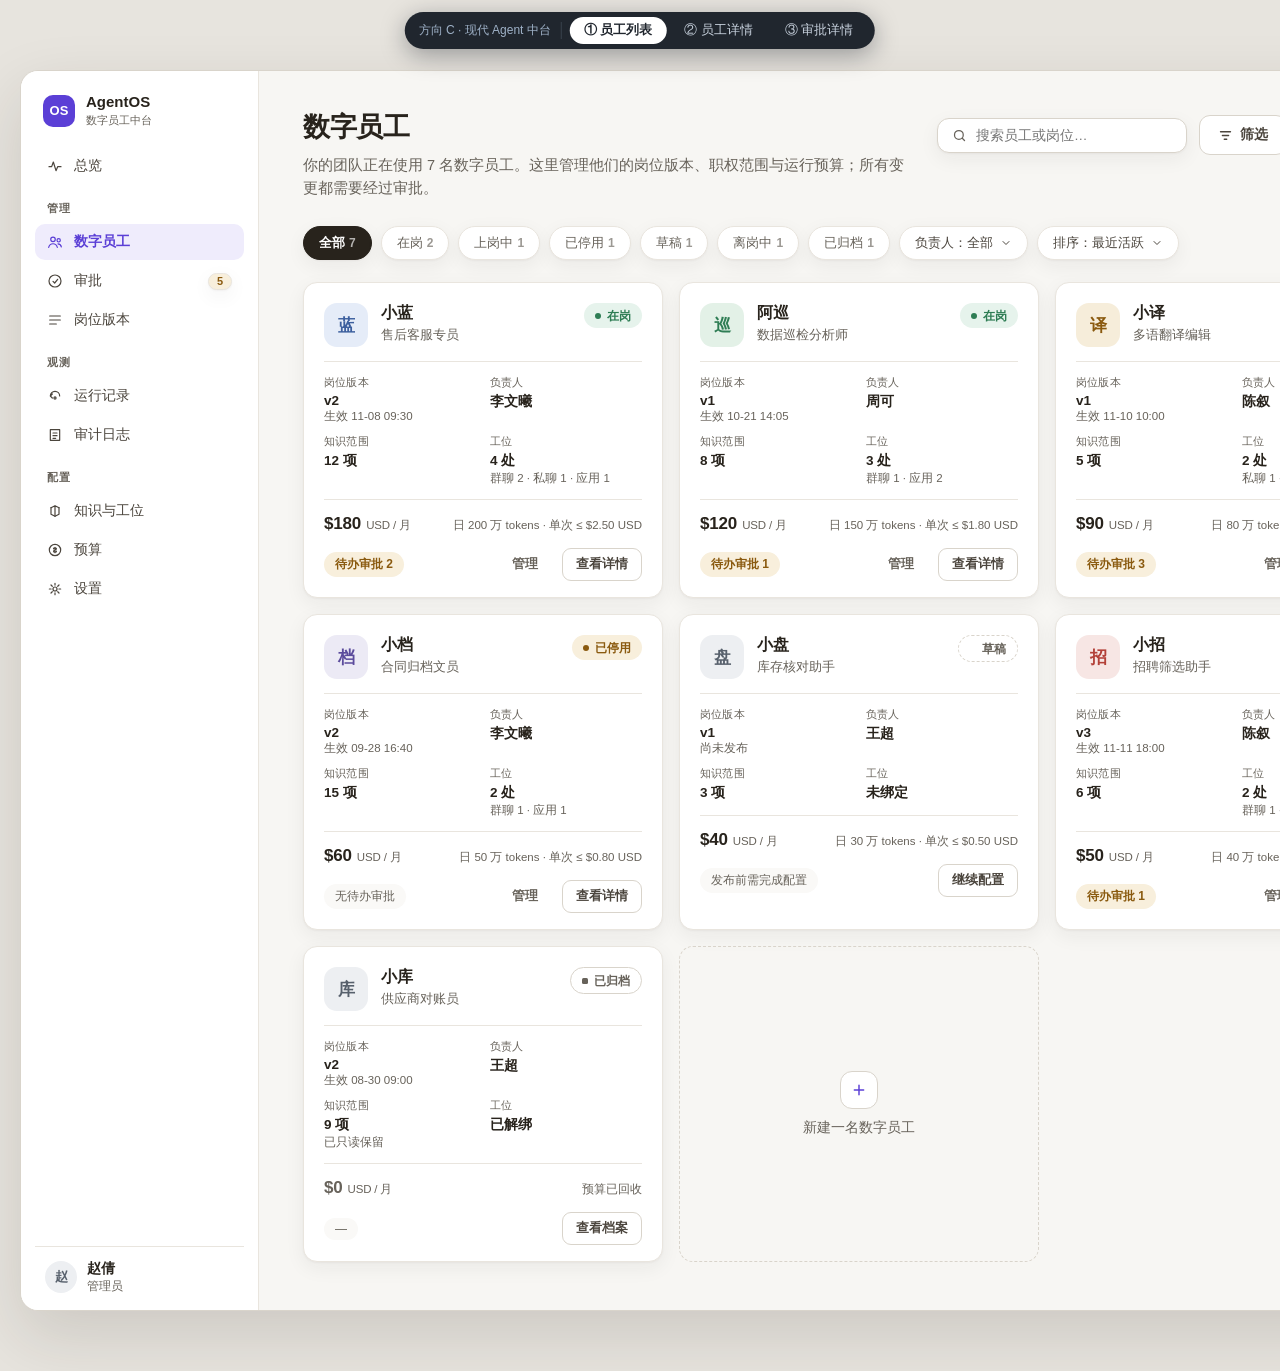
<file: docs/product/design/console-v2/direction-c.html>
<!DOCTYPE html>
<html lang="zh-CN">
<head>
<meta charset="UTF-8">
<meta name="viewport" content="width=1440">
<title>方向 C · 现代 Agent 中台 — seakoi-agent-os 数字员工控制台</title>
<style>
/* ============================================================
   方向 C「现代 Agent 中台」
   大标题、宽留白、大圆角、暖中性色 + 单一强调色（紫）；
   员工 = 卡片网格；详情 = 顶部身份横幅 + 分区卡片；
   审批 = 分组卡片（基本信息/风险/绑定对象/决策），按钮明确主次。
   对标：Dify / Langfuse 的现代 Agent 产品观感。
   ============================================================ */
:root{
  --bg:#f7f6f3;             /* 暖中性画布 */
  --surface:#ffffff;
  --surface-2:#faf9f7;
  --border:#e9e5de;
  --border-2:#d9d4cb;
  --text:#28231c;           /* 暖墨色 */
  --muted:#67625a;          /* 白底 6.3:1 */
  --primary:#5b3fd6;        /* 单一强调色（紫），白底 6.6:1，白字 6.9:1 */
  --primary-strong:#4a32b6;
  --primary-soft:#efecfc;
  --danger:#c0423a;  --danger-soft:#fbeceb;
  --warning:#8a5a0f; --warning-soft:#f8efdc;
  --success:#2e7d54; --success-soft:#e6f3ec;
  --info:#2b6cb0;    --info-soft:#e9f1f8;
  --neutral:#57606c; --neutral-soft:#edeff2;
  --mono:ui-monospace,SFMono-Regular,Menlo,"JetBrains Mono",monospace;
  --radius:14px;
  --shadow:0 1px 2px rgba(40,35,28,.04),0 6px 20px rgba(40,35,28,.06);
}
*{margin:0;padding:0;box-sizing:border-box}
html{font-size:14px}
body{
  font-family:-apple-system,BlinkMacSystemFont,"PingFang SC","Hiragino Sans GB","Microsoft YaHei","Segoe UI",sans-serif;
  background:#e7e4de;color:var(--text);-webkit-font-smoothing:antialiased;
  padding:70px 0 60px;min-width:1480px;
}
button{font:inherit;cursor:pointer;border:none;background:none;color:inherit}
input,textarea{font:inherit}

.switcher{
  position:fixed;top:12px;left:50%;transform:translateX(-50%);z-index:99;
  display:flex;align-items:center;gap:4px;padding:5px 8px;
  background:#20262e;color:#fff;border-radius:999px;box-shadow:0 6px 24px rgba(10,15,25,.35);
}
.switcher .tag{font-size:12px;padding:0 10px 0 6px;color:#9fb2c8;border-right:1px solid #39424d;margin-right:4px;white-space:nowrap}
.sw-btn{font-size:12.5px;padding:5px 14px;border-radius:999px;color:#c8d2de;white-space:nowrap}
.sw-btn.active{background:#fff;color:#20262e;font-weight:600}

.screen{display:none}
.screen.on{display:block}
.app{
  width:1440px;margin:0 auto;display:flex;background:var(--bg);
  border:1px solid var(--border-2);border-radius:18px;overflow:hidden;
  box-shadow:0 24px 64px rgba(40,35,28,.14);min-height:1000px;
}

/* ---------- 侧栏（浅色圆角导航） ---------- */
.side{width:238px;flex:none;background:var(--surface);border-right:1px solid var(--border);padding:22px 14px 16px;display:flex;flex-direction:column}
.brand{display:flex;align-items:center;gap:11px;padding:0 8px 20px}
.logo{width:32px;height:32px;border-radius:10px;background:var(--primary);color:#fff;display:flex;align-items:center;justify-content:center;font-weight:700;font-size:13px}
.brand b{font-size:15px;font-weight:700;display:block;line-height:1.2}
.brand small{font-size:11px;color:var(--muted)}
.nav{flex:1;display:flex;flex-direction:column;gap:3px}
.navcap{font-size:11px;color:var(--muted);font-weight:600;letter-spacing:.06em;padding:14px 12px 5px}
.navitem{display:flex;align-items:center;gap:11px;padding:9px 12px;border-radius:10px;font-size:13.5px;color:#4b453d;font-weight:500}
.navitem svg{width:16px;height:16px;stroke:currentColor;fill:none;stroke-width:1.8;stroke-linecap:round;stroke-linejoin:round;flex:none}
.navitem:hover{background:var(--surface-2)}
.navitem.active{background:var(--primary-soft);color:var(--primary);font-weight:650}
.navitem .pill{margin-left:auto;font-size:11px;font-weight:700;background:var(--warning-soft);color:var(--warning);border-radius:999px;padding:1.5px 8px}
.side-foot{display:flex;align-items:center;gap:10px;padding:14px 10px 0;border-top:1px solid var(--border)}
.side-foot .ava{width:32px;height:32px;border-radius:999px;background:var(--neutral-soft);color:var(--neutral);display:flex;align-items:center;justify-content:center;font-size:13px;font-weight:650}
.side-foot span{font-size:13.5px;font-weight:650;display:block;line-height:1.25}
.side-foot small{font-size:11.5px;color:var(--muted)}

/* ---------- 主区 ---------- */
.main{flex:1;min-width:0;padding:38px 44px 48px}
.pagehead h1{font-size:27px;font-weight:750;letter-spacing:-.015em}
.pagehead .sub{font-size:14.5px;color:var(--muted);margin-top:9px;line-height:1.6;max-width:700px}
.head-row{display:flex;justify-content:space-between;align-items:flex-start;gap:24px;margin-bottom:26px}
.head-actions{display:flex;gap:12px;align-items:center;flex:none;padding-top:6px}

.search{display:flex;align-items:center;gap:9px;background:var(--surface);border:1px solid var(--border-2);border-radius:12px;padding:9px 14px;width:250px;box-shadow:var(--shadow)}
.search svg{width:15px;height:15px;stroke:var(--muted);fill:none;stroke-width:2;stroke-linecap:round;flex:none}
.search input{border:none;outline:none;background:none;font-size:13.5px;width:100%}

.btn{display:inline-flex;align-items:center;gap:7px;font-size:13.5px;font-weight:650;border-radius:11px;padding:10px 18px;border:1px solid transparent;white-space:nowrap}
.btn svg{width:15px;height:15px;stroke:currentColor;fill:none;stroke-width:2.1;stroke-linecap:round;stroke-linejoin:round}
.btn-primary{background:var(--primary);color:#fff;box-shadow:0 4px 12px rgba(91,63,214,.25)}
.btn-primary:hover{background:var(--primary-strong)}
.btn-plain{background:var(--surface);color:#4b453d;border-color:var(--border-2)}
.btn-danger-line{background:var(--surface);color:var(--danger);border-color:#e3b4b0}
.btn-ghost{background:transparent;color:var(--muted);border-color:transparent}
.btn-sm{padding:7px 13px;font-size:12.5px;border-radius:9px}

.chips{display:flex;gap:9px;margin-bottom:22px;flex-wrap:wrap;align-items:center}
.pill{font-size:13px;color:var(--muted);background:var(--surface);border:1px solid var(--border);border-radius:999px;padding:7px 15px;font-weight:550;box-shadow:var(--shadow)}
.pill.on{background:var(--text);color:#fff;border-color:var(--text);font-weight:650}
.pill .n{opacity:.65;margin-left:4px;font-size:12px}
.pill.f{display:inline-flex;gap:7px;align-items:center;color:#4b453d}
.pill.f svg{width:12px;height:12px;stroke:currentColor;fill:none;stroke-width:2;stroke-linecap:round;stroke-linejoin:round}

/* ---------- 员工卡片网格 ---------- */
.grid{display:grid;grid-template-columns:repeat(3,1fr);gap:16px}
.ecard{background:var(--surface);border:1px solid var(--border);border-radius:var(--radius);padding:20px 20px 16px;box-shadow:var(--shadow);display:flex;flex-direction:column;gap:14px}
.ecard:hover{border-color:var(--border-2)}
.ecard .top{display:flex;gap:13px;align-items:flex-start}
.ava{width:44px;height:44px;border-radius:13px;display:flex;align-items:center;justify-content:center;font-size:17px;font-weight:700;flex:none}
.ava.c1{background:#e5ecf8;color:#3c5f9e}.ava.c2{background:#e3f1e7;color:#2e7d54}.ava.c3{background:#f6edda;color:#8a5a0f}
.ava.c4{background:#eceaf5;color:#5b4b9c}.ava.c5{background:#edeff2;color:#57606c}.ava.c6{background:#f7e6e4;color:#b34038}
.ecard .nm{flex:1;min-width:0}
.ecard .nm b{font-size:16px;font-weight:700;letter-spacing:-.01em}
.ecard .nm small{display:block;font-size:12.5px;color:var(--muted);margin-top:3px}
.b{display:inline-flex;align-items:center;gap:6px;padding:3.5px 11px;border-radius:999px;font-size:12px;font-weight:650;white-space:nowrap;line-height:1.5}
.b::before{content:"";width:6px;height:6px;border-radius:50%;background:currentColor;flex:none}
.b-ok{color:var(--success);background:var(--success-soft)}
.b-info{color:var(--info);background:var(--info-soft)}
.b-warn{color:var(--warning);background:var(--warning-soft)}
.b-danger{color:var(--danger);background:var(--danger-soft)}
.b-neutral{color:var(--neutral);background:var(--neutral-soft)}
.b-none{border:1.5px dashed var(--border-2);color:var(--muted);background:transparent}
.b-none::before{background:none}
.b-arc{background:transparent;border:1px solid var(--border-2);color:var(--muted)}
.b-arc::before{border-radius:1.5px}
.metas{display:grid;grid-template-columns:1fr 1fr;gap:10px 14px;padding:13px 0;border-top:1px solid var(--border);border-bottom:1px solid var(--border)}
.metas .m .k{font-size:11px;color:var(--muted);letter-spacing:.02em}
.metas .m .v{font-size:13.5px;font-weight:650;margin-top:2.5px}
.metas .m .v small{font-weight:450;color:var(--muted);font-size:11.5px;display:block;margin-top:1.5px}
.bud{display:flex;align-items:baseline;justify-content:space-between}
.bud .big{font-size:17px;font-weight:750;letter-spacing:-.01em}
.bud .big small{font-size:11.5px;color:var(--muted);font-weight:500;margin-left:5px}
.bud .side-t{font-size:11.5px;color:var(--muted)}
.ecard .foot{display:flex;align-items:center;gap:10px}
.todo{display:inline-flex;align-items:center;gap:6px;font-size:12px;font-weight:650;color:var(--warning);background:var(--warning-soft);border-radius:999px;padding:4px 11px}
.todo.none{color:var(--muted);background:var(--surface-2);font-weight:500}
.ecard .foot .sp{flex:1}
.add-card{border:1.5px dashed var(--border-2);border-radius:var(--radius);display:flex;flex-direction:column;align-items:center;justify-content:center;gap:10px;color:var(--muted);background:transparent;min-height:218px;font-size:13.5px;font-weight:550}
.add-card .plus{width:38px;height:38px;border-radius:12px;background:var(--surface);border:1px solid var(--border-2);display:flex;align-items:center;justify-content:center}
.add-card .plus svg{width:16px;height:16px;stroke:var(--primary);fill:none;stroke-width:2.2;stroke-linecap:round}

/* ---------- 详情 ---------- */
.banner{background:var(--surface);border:1px solid var(--border);border-radius:var(--radius);padding:26px 28px;box-shadow:var(--shadow);display:flex;gap:20px;align-items:flex-start;margin-bottom:18px}
.banner .ava{width:60px;height:60px;border-radius:18px;font-size:23px}
.banner h1{font-size:23px;font-weight:750;letter-spacing:-.015em;display:flex;align-items:center;gap:12px;flex-wrap:wrap}
.banner .role{font-size:14px;color:var(--muted);margin-top:6px;display:flex;gap:8px 20px;flex-wrap:wrap}
.banner .role b{color:var(--text);font-weight:600}
.banner .ops{margin-left:auto;display:flex;gap:10px;flex:none;padding-top:4px}
.stats{display:grid;grid-template-columns:repeat(4,1fr);gap:14px;margin-bottom:22px}
.stat{background:var(--surface);border:1px solid var(--border);border-radius:var(--radius);padding:15px 18px;box-shadow:var(--shadow)}
.stat .k{font-size:12px;color:var(--muted);font-weight:600}
.stat .v{font-size:20px;font-weight:750;margin-top:5px;letter-spacing:-.01em}
.stat .v small{font-size:12px;color:var(--muted);font-weight:500;margin-left:5px}
.cols{display:flex;gap:18px;align-items:flex-start}
.col-main{flex:1.55;min-width:0;display:flex;flex-direction:column;gap:18px}
.col-side{flex:1;min-width:0;display:flex;flex-direction:column;gap:18px}
.card{background:var(--surface);border:1px solid var(--border);border-radius:var(--radius);box-shadow:var(--shadow);overflow:hidden}
.card>.ch{display:flex;align-items:center;justify-content:space-between;padding:17px 22px 0}
.card>.ch h3{font-size:15.5px;font-weight:700}
.card>.ch .more{font-size:12.5px;color:var(--primary);font-weight:650}
.card .cb{padding:15px 22px 20px}

.idchip{display:inline-flex;align-items:center;gap:6px;font-family:var(--mono);font-size:12px;color:#3d3a34;
  background:var(--surface-2);border:1px solid var(--border);border-radius:8px;padding:3px 9px}
.idchip .cp{width:11.5px;height:11.5px;stroke:var(--muted);fill:none;stroke-width:2;stroke-linecap:round;stroke-linejoin:round;flex:none}
.snake{font-family:var(--mono);font-size:10.5px;color:var(--muted);background:var(--surface-2);border:1px solid var(--border);border-radius:6px;padding:1.5px 7px}

/* trace（宽松版） */
.run{border:1px solid var(--border);border-radius:12px;margin-bottom:14px}
.run .rh{display:flex;align-items:center;gap:11px;padding:12px 15px;flex-wrap:wrap}
.run .rh .who{font-size:13px;color:var(--muted);flex:1;min-width:140px}
.run .rh .q{display:flex;gap:14px;font-size:12.5px;color:var(--muted);font-variant-numeric:tabular-nums}
.run .rh .q b{color:var(--text);font-weight:650}
.steps{border-top:1px dashed var(--border);padding:6px 15px 13px;display:flex;flex-direction:column}
.st-row{display:flex;align-items:center;gap:11px;padding:9px 4px;border-bottom:1px dashed var(--border)}
.st-row:last-child{border-bottom:none}
.st-row.child{margin-left:26px}
.st-ic{width:22px;height:22px;border-radius:8px;flex:none;display:flex;align-items:center;justify-content:center}
.st-ic svg{width:12px;height:12px;stroke:currentColor;fill:none;stroke-width:2.4;stroke-linecap:round;stroke-linejoin:round}
.st-ic.ok{background:var(--success-soft);color:var(--success)}
.st-ic.run{background:var(--info-soft);color:var(--info)}
.st-ic.fail{background:var(--danger-soft);color:var(--danger)}
.st-ic.wait{background:var(--neutral-soft);color:var(--neutral)}
.st-row .n{font-size:13.5px;font-weight:650}
.st-row .n em{font-style:normal;color:var(--muted);font-weight:500}
.st-row .r{margin-left:auto;display:flex;gap:9px;align-items:center;font-size:12.5px;color:var(--muted);font-variant-numeric:tabular-nums;white-space:nowrap}
.cost{font-family:var(--mono);font-weight:700;font-size:12px;color:var(--text);background:var(--surface-2);border:1px solid var(--border);border-radius:7px;padding:2px 8px}
.cost .u{font-family:inherit;font-size:10px;font-weight:700;margin-left:4px}
.cost .u.up{color:var(--success)}.cost .u.est{color:var(--muted)}
.failbar{margin:6px 4px 10px 26px;background:var(--danger-soft);border:1px solid #ecc2be;border-left:4px solid var(--danger);border-radius:10px;padding:10px 14px;font-size:12.5px;color:#93312a;line-height:1.65}
.tl-note{font-size:12px;color:var(--muted);padding-top:10px;line-height:1.6}

/* grant / 工位 / 预算（侧栏卡） */
.grow-item{padding:13px 0;border-bottom:1px dashed var(--border)}
.grow-item:last-child{border-bottom:none}
.grow-item .r{font-size:13.5px;font-weight:650;display:flex;align-items:center;gap:8px}
.grow-item .tags{display:flex;gap:5px;margin-top:6px;flex-wrap:wrap}
.tg{font-family:var(--mono);font-size:10.5px;background:var(--neutral-soft);color:var(--neutral);border-radius:6px;padding:2px 8px;font-weight:600}
.tg.new{background:var(--primary-soft);color:var(--primary)}
.grow-item .x{font-size:11.5px;color:var(--muted);margin-top:6px;display:flex;gap:6px;align-items:center}
.grow-item .x svg{width:11.5px;height:11.5px;stroke:currentColor;fill:none;stroke-width:2;stroke-linecap:round;flex:none}
.kv{display:flex;justify-content:space-between;gap:12px;padding:9px 0;border-bottom:1px dashed var(--border);font-size:13px}
.kv:last-child{border-bottom:none}
.kv .k{color:var(--muted)}
.kv .v{font-weight:650;text-align:right}
.kv .v small{display:block;font-weight:450;color:var(--muted);font-size:11px;margin-top:2px}
.atrow{display:flex;align-items:center;gap:12px;padding:10px 0;border-bottom:1px dashed var(--border);font-size:12.5px}
.atrow:last-child{border-bottom:none}
.atrow .a{flex:1;min-width:0}
.atrow .a b{font-weight:650;font-size:12.5px;display:block}
.atrow .a small{color:var(--muted);font-size:11.5px}
.atrow .t{color:var(--muted);font-variant-numeric:tabular-nums;flex:none;font-size:12px}
.res-ok{color:var(--success);font-weight:700;font-size:12px;flex:none}

/* ---------- 审批 ---------- */
.appr-pick{display:flex;gap:12px;margin-bottom:22px;align-items:stretch}
.pick{background:var(--surface);border:1px solid var(--border);border-radius:12px;padding:13px 16px;box-shadow:var(--shadow);flex:1;min-width:0;display:flex;flex-direction:column;gap:7px}
.pick .p1{display:flex;align-items:center;gap:8px}
.pick .act{font-size:13px;font-weight:700}
.pick .who{font-size:11.5px;color:var(--muted)}
.pick .rem{font-size:11.5px;font-weight:650;display:flex;align-items:center;gap:5px}
.pick .rem svg{width:11px;height:11px;stroke:currentColor;fill:none;stroke-width:2.2;stroke-linecap:round}
.pick.on{outline:2px solid var(--primary);outline-offset:2px;border-color:var(--primary)}
.pick .idchip{font-size:10.5px;padding:2px 7px;align-self:flex-start}
.pick.add{border:1.5px dashed var(--border-2);background:transparent;box-shadow:none;align-items:center;justify-content:center;color:var(--muted);font-size:12px;text-align:center;line-height:1.6;flex:none;width:210px}
.remain-hi{color:var(--danger)}
.grp{display:flex;flex-direction:column;gap:18px;max-width:980px}
.grp .card>.ch{padding-top:20px}
.fgrid{display:grid;grid-template-columns:1fr 1fr;gap:4px 36px;padding:8px 22px 18px}
.frow{display:flex;justify-content:space-between;gap:14px;padding:10px 0;border-bottom:1px dashed var(--border);font-size:13.5px}
.frow:last-child{border-bottom:none}
.frow .k{color:var(--muted);flex:none}
.frow .v{font-weight:650;text-align:right;line-height:1.5}
.quote{margin:2px 22px 20px;background:var(--surface-2);border:1px solid var(--border);border-radius:11px;padding:15px 18px;font-size:13.5px;line-height:1.8;color:#453f37}
.riskbox{margin:2px 22px 20px;border:1px solid #ecc2be;background:var(--danger-soft);border-radius:11px;padding:15px 18px}
.riskbox .hd{display:flex;align-items:center;gap:9px;font-size:13.5px;font-weight:700;color:#93312a}
.riskbox .hd svg{width:15px;height:15px;stroke:var(--danger);fill:none;stroke-width:2;stroke-linecap:round;stroke-linejoin:round}
.riskbox ul{margin:9px 0 0 18px;font-size:13px;color:#6e332d;line-height:1.8}
.bindgrid{display:flex;gap:14px;padding:8px 22px 20px;flex-wrap:wrap}
.bind{border:1px solid var(--border);background:var(--surface-2);border-radius:11px;padding:12px 15px;font-size:12.5px;min-width:170px}
.bind .k{color:var(--muted);font-size:11px;font-weight:600;margin-bottom:5px}
.bind .v{font-weight:700;font-size:13.5px}
.bind .v small{display:block;font-weight:450;color:var(--muted);font-size:11.5px;margin-top:3px}
.decide{padding:18px 22px 22px;border-top:1px solid var(--border);background:var(--surface-2)}
.decide textarea{width:100%;border:1px solid var(--border-2);border-radius:11px;background:var(--surface);padding:12px 15px;font-size:13.5px;line-height:1.6;outline:none;resize:none;color:var(--text);min-height:74px}
.decide textarea::placeholder{color:var(--muted)}
.decide .btns{display:flex;gap:11px;margin-top:14px;align-items:center}
.decide .note{font-size:12px;color:var(--muted);margin-left:6px;line-height:1.5}
</style>
</head>
<body>

<div class="switcher">
  <span class="tag">方向 C · 现代 Agent 中台</span>
  <button class="sw-btn active" data-screen="s-list">① 员工列表</button>
  <button class="sw-btn" data-screen="s-detail">② 员工详情</button>
  <button class="sw-btn" data-screen="s-approval">③ 审批详情</button>
</div>

<!-- ==================== 屏 1 · 员工列表（卡片网格） ==================== -->
<section class="screen on" id="s-list">
  <div class="app">
    <aside class="side">
      <div class="brand"><div class="logo">OS</div><div><b>AgentOS</b><small>数字员工中台</small></div></div>
      <nav class="nav">
        <a class="navitem"><svg viewBox="0 0 24 24"><path d="M3 13h4l2.5-7 4 13L16 13h5"/></svg>总览</a>
        <div class="navcap">管理</div>
        <a class="navitem active"><svg viewBox="0 0 24 24"><circle cx="9" cy="8" r="3.4"/><path d="M2.5 20c1-3.6 3.4-5.4 6.5-5.4s5.5 1.8 6.5 5.4"/><circle cx="17.5" cy="9.5" r="2.5"/><path d="M16.5 14.7c2.9.2 4.5 1.9 5 4.6"/></svg>数字员工</a>
        <a class="navitem"><svg viewBox="0 0 24 24"><path d="M9 12.5 11.5 15 16 9.5"/><circle cx="12" cy="12" r="9"/></svg>审批<span class="pill">5</span></a>
        <a class="navitem"><svg viewBox="0 0 24 24"><path d="M4 6h16M4 12h16M4 18h10"/></svg>岗位版本</a>
        <div class="navcap">观测</div>
        <a class="navitem"><svg viewBox="0 0 24 24"><path d="M5 12a7 7 0 0 1 14 0M5 12l3-3M5 12l3 3"/><circle cx="12" cy="15" r="1.6"/></svg>运行记录</a>
        <a class="navitem"><svg viewBox="0 0 24 24"><path d="M5 4h14v16H5z"/><path d="M9 9h6M9 13h6M9 17h4"/></svg>审计日志</a>
        <div class="navcap">配置</div>
        <a class="navitem"><svg viewBox="0 0 24 24"><path d="M12 4v16M6 7l6-3 6 3"/><path d="M6 7v10l6 3 6-3V7"/></svg>知识与工位</a>
        <a class="navitem"><svg viewBox="0 0 24 24"><circle cx="12" cy="12" r="8.5"/><path d="M12 8v8M9.8 10.2c0-1 1-1.6 2.2-1.6s2.2.6 2.2 1.5c0 2.3-4.4 1.5-4.4 3.7 0 .9 1 1.5 2.2 1.5s2.2-.6 2.2-1.6"/></svg>预算</a>
        <a class="navitem"><svg viewBox="0 0 24 24"><circle cx="12" cy="12" r="3"/><path d="M12 3.5v2.6M12 17.9v2.6M3.5 12h2.6M17.9 12h2.6M6 6l1.9 1.9M16.1 16.1 18 18M18 6l-1.9 1.9M7.9 16.1 6 18"/></svg>设置</a>
      </nav>
      <div class="side-foot"><div class="ava">赵</div><div><span>赵倩</span><small>管理员</small></div></div>
    </aside>

    <main class="main">
      <div class="head-row">
        <div class="pagehead">
          <h1>数字员工</h1>
          <p class="sub">你的团队正在使用 7 名数字员工。这里管理他们的岗位版本、职权范围与运行预算；所有变更都需要经过审批。</p>
        </div>
        <div class="head-actions">
          <div class="search"><svg viewBox="0 0 24 24"><circle cx="11" cy="11" r="7"/><path d="m20 20-3.6-3.6"/></svg><input placeholder="搜索员工或岗位…"></div>
          <button class="btn btn-plain"><svg viewBox="0 0 24 24"><path d="M4 6h16M7 12h10M10 18h4"/></svg>筛选</button>
          <button class="btn btn-primary"><svg viewBox="0 0 24 24"><path d="M12 5v14M5 12h14"/></svg>新建员工</button>
        </div>
      </div>

      <div class="chips">
        <button class="pill on">全部<span class="n">7</span></button>
        <button class="pill">在岗<span class="n">2</span></button>
        <button class="pill">上岗中<span class="n">1</span></button>
        <button class="pill">已停用<span class="n">1</span></button>
        <button class="pill">草稿<span class="n">1</span></button>
        <button class="pill">离岗中<span class="n">1</span></button>
        <button class="pill">已归档<span class="n">1</span></button>
        <span class="pill f">负责人：全部<svg viewBox="0 0 24 24"><path d="m6 9 6 6 6-6"/></svg></span>
        <span class="pill f">排序：最近活跃<svg viewBox="0 0 24 24"><path d="m6 9 6 6 6-6"/></svg></span>
      </div>

      <div class="grid">
        <div class="ecard">
          <div class="top"><span class="ava c1">蓝</span><div class="nm"><b>小蓝</b><small>售后客服专员</small></div><span class="b b-ok">在岗</span></div>
          <div class="metas">
            <div class="m"><div class="k">岗位版本</div><div class="v">v2<small>生效 11-08 09:30</small></div></div>
            <div class="m"><div class="k">负责人</div><div class="v">李文曦</div></div>
            <div class="m"><div class="k">知识范围</div><div class="v">12 项</div></div>
            <div class="m"><div class="k">工位</div><div class="v">4 处<small>群聊 2 · 私聊 1 · 应用 1</small></div></div>
          </div>
          <div class="bud"><span class="big">$180<small>USD / 月</small></span><span class="side-t">日 200 万 tokens · 单次 ≤ $2.50 USD</span></div>
          <div class="foot"><span class="todo">待办审批 2</span><span class="sp"></span><button class="btn btn-ghost btn-sm">管理</button><button class="btn btn-plain btn-sm">查看详情</button></div>
        </div>

        <div class="ecard">
          <div class="top"><span class="ava c2">巡</span><div class="nm"><b>阿巡</b><small>数据巡检分析师</small></div><span class="b b-ok">在岗</span></div>
          <div class="metas">
            <div class="m"><div class="k">岗位版本</div><div class="v">v1<small>生效 10-21 14:05</small></div></div>
            <div class="m"><div class="k">负责人</div><div class="v">周可</div></div>
            <div class="m"><div class="k">知识范围</div><div class="v">8 项</div></div>
            <div class="m"><div class="k">工位</div><div class="v">3 处<small>群聊 1 · 应用 2</small></div></div>
          </div>
          <div class="bud"><span class="big">$120<small>USD / 月</small></span><span class="side-t">日 150 万 tokens · 单次 ≤ $1.80 USD</span></div>
          <div class="foot"><span class="todo">待办审批 1</span><span class="sp"></span><button class="btn btn-ghost btn-sm">管理</button><button class="btn btn-plain btn-sm">查看详情</button></div>
        </div>

        <div class="ecard">
          <div class="top"><span class="ava c3">译</span><div class="nm"><b>小译</b><small>多语翻译编辑</small></div><span class="b b-info">上岗中</span></div>
          <div class="metas">
            <div class="m"><div class="k">岗位版本</div><div class="v">v1<small>生效 11-10 10:00</small></div></div>
            <div class="m"><div class="k">负责人</div><div class="v">陈叙</div></div>
            <div class="m"><div class="k">知识范围</div><div class="v">5 项</div></div>
            <div class="m"><div class="k">工位</div><div class="v">2 处<small>私聊 1 · 应用 1</small></div></div>
          </div>
          <div class="bud"><span class="big">$90<small>USD / 月</small></span><span class="side-t">日 80 万 tokens · 单次 ≤ $1.20 USD</span></div>
          <div class="foot"><span class="todo">待办审批 3</span><span class="sp"></span><button class="btn btn-ghost btn-sm">管理</button><button class="btn btn-plain btn-sm">查看详情</button></div>
        </div>

        <div class="ecard">
          <div class="top"><span class="ava c4">档</span><div class="nm"><b>小档</b><small>合同归档文员</small></div><span class="b b-warn">已停用</span></div>
          <div class="metas">
            <div class="m"><div class="k">岗位版本</div><div class="v">v2<small>生效 09-28 16:40</small></div></div>
            <div class="m"><div class="k">负责人</div><div class="v">李文曦</div></div>
            <div class="m"><div class="k">知识范围</div><div class="v">15 项</div></div>
            <div class="m"><div class="k">工位</div><div class="v">2 处<small>群聊 1 · 应用 1</small></div></div>
          </div>
          <div class="bud"><span class="big">$60<small>USD / 月</small></span><span class="side-t">日 50 万 tokens · 单次 ≤ $0.80 USD</span></div>
          <div class="foot"><span class="todo none">无待办审批</span><span class="sp"></span><button class="btn btn-ghost btn-sm">管理</button><button class="btn btn-plain btn-sm">查看详情</button></div>
        </div>

        <div class="ecard">
          <div class="top"><span class="ava c5">盘</span><div class="nm"><b>小盘</b><small>库存核对助手</small></div><span class="b b-none">草稿</span></div>
          <div class="metas">
            <div class="m"><div class="k">岗位版本</div><div class="v">v1<small>尚未发布</small></div></div>
            <div class="m"><div class="k">负责人</div><div class="v">王超</div></div>
            <div class="m"><div class="k">知识范围</div><div class="v">3 项</div></div>
            <div class="m"><div class="k">工位</div><div class="v">未绑定</div></div>
          </div>
          <div class="bud"><span class="big">$40<small>USD / 月</small></span><span class="side-t">日 30 万 tokens · 单次 ≤ $0.50 USD</span></div>
          <div class="foot"><span class="todo none">发布前需完成配置</span><span class="sp"></span><button class="btn btn-plain btn-sm">继续配置</button></div>
        </div>

        <div class="ecard">
          <div class="top"><span class="ava c6">招</span><div class="nm"><b>小招</b><small>招聘筛选助手</small></div><span class="b b-neutral">离岗中</span></div>
          <div class="metas">
            <div class="m"><div class="k">岗位版本</div><div class="v">v3<small>生效 11-11 18:00</small></div></div>
            <div class="m"><div class="k">负责人</div><div class="v">陈叙</div></div>
            <div class="m"><div class="k">知识范围</div><div class="v">6 项</div></div>
            <div class="m"><div class="k">工位</div><div class="v">2 处<small>群聊 1 · 私聊 1</small></div></div>
          </div>
          <div class="bud"><span class="big">$50<small>USD / 月</small></span><span class="side-t">日 40 万 tokens · 单次 ≤ $0.90 USD</span></div>
          <div class="foot"><span class="todo">待办审批 1</span><span class="sp"></span><button class="btn btn-ghost btn-sm">管理</button><button class="btn btn-plain btn-sm">查看详情</button></div>
        </div>

        <div class="ecard">
          <div class="top"><span class="ava c5">库</span><div class="nm"><b>小库</b><small>供应商对账员</small></div><span class="b b-arc">已归档</span></div>
          <div class="metas">
            <div class="m"><div class="k">岗位版本</div><div class="v">v2<small>生效 08-30 09:00</small></div></div>
            <div class="m"><div class="k">负责人</div><div class="v">王超</div></div>
            <div class="m"><div class="k">知识范围</div><div class="v">9 项<small>已只读保留</small></div></div>
            <div class="m"><div class="k">工位</div><div class="v">已解绑</div></div>
          </div>
          <div class="bud"><span class="big" style="color:var(--muted)">$0<small>USD / 月</small></span><span class="side-t">预算已回收</span></div>
          <div class="foot"><span class="todo none">—</span><span class="sp"></span><button class="btn btn-plain btn-sm">查看档案</button></div>
        </div>

        <button class="add-card">
          <span class="plus"><svg viewBox="0 0 24 24"><path d="M12 5v14M5 12h14"/></svg></span>
          新建一名数字员工
        </button>
      </div>
    </main>
  </div>
</section>

<!-- ==================== 屏 2 · 员工详情（身份横幅 + 分区卡片） ==================== -->
<section class="screen" id="s-detail">
  <div class="app">
    <aside class="side">
      <div class="brand"><div class="logo">OS</div><div><b>AgentOS</b><small>数字员工中台</small></div></div>
      <nav class="nav">
        <a class="navitem"><svg viewBox="0 0 24 24"><path d="M3 13h4l2.5-7 4 13L16 13h5"/></svg>总览</a>
        <div class="navcap">管理</div>
        <a class="navitem active"><svg viewBox="0 0 24 24"><circle cx="9" cy="8" r="3.4"/><path d="M2.5 20c1-3.6 3.4-5.4 6.5-5.4s5.5 1.8 6.5 5.4"/><circle cx="17.5" cy="9.5" r="2.5"/><path d="M16.5 14.7c2.9.2 4.5 1.9 5 4.6"/></svg>数字员工</a>
        <a class="navitem"><svg viewBox="0 0 24 24"><path d="M9 12.5 11.5 15 16 9.5"/><circle cx="12" cy="12" r="9"/></svg>审批<span class="pill">5</span></a>
        <a class="navitem"><svg viewBox="0 0 24 24"><path d="M4 6h16M4 12h16M4 18h10"/></svg>岗位版本</a>
        <div class="navcap">观测</div>
        <a class="navitem"><svg viewBox="0 0 24 24"><path d="M5 12a7 7 0 0 1 14 0M5 12l3-3M5 12l3 3"/><circle cx="12" cy="15" r="1.6"/></svg>运行记录</a>
        <a class="navitem"><svg viewBox="0 0 24 24"><path d="M5 4h14v16H5z"/><path d="M9 9h6M9 13h6M9 17h4"/></svg>审计日志</a>
        <div class="navcap">配置</div>
        <a class="navitem"><svg viewBox="0 0 24 24"><path d="M12 4v16M6 7l6-3 6 3"/><path d="M6 7v10l6 3 6-3V7"/></svg>知识与工位</a>
        <a class="navitem"><svg viewBox="0 0 24 24"><circle cx="12" cy="12" r="8.5"/><path d="M12 8v8M9.8 10.2c0-1 1-1.6 2.2-1.6s2.2.6 2.2 1.5c0 2.3-4.4 1.5-4.4 3.7 0 .9 1 1.5 2.2 1.5s2.2-.6 2.2-1.6"/></svg>预算</a>
        <a class="navitem"><svg viewBox="0 0 24 24"><circle cx="12" cy="12" r="3"/><path d="M12 3.5v2.6M12 17.9v2.6M3.5 12h2.6M17.9 12h2.6M6 6l1.9 1.9M16.1 16.1 18 18M18 6l-1.9 1.9M7.9 16.1 6 18"/></svg>设置</a>
      </nav>
      <div class="side-foot"><div class="ava">赵</div><div><span>赵倩</span><small>管理员</small></div></div>
    </aside>

    <main class="main">
      <!-- 身份横幅 -->
      <div class="banner">
        <span class="ava c1">蓝</span>
        <div>
          <h1>小蓝 <span class="b b-ok">在岗</span></h1>
          <div class="role">
            <span>售后客服专员</span>
            <span>岗位 <b>v2</b>（生效 11-08 09:30）</span>
            <span>负责人 <b>李文曦</b></span>
            <span>员工编号 <span class="idchip" style="font-size:11px">emp_0012 <svg class="cp" viewBox="0 0 24 24"><rect x="9" y="9" width="11" height="11" rx="2"/><path d="M4 15V6a2 2 0 0 1 2-2h9"/></svg></span></span>
          </div>
        </div>
        <div class="ops">
          <button class="btn btn-plain">编辑岗位</button>
          <button class="btn btn-plain" style="color:var(--warning);border-color:#e6d2a8">暂停</button>
          <button class="btn btn-primary">发布新版本</button>
        </div>
      </div>

      <div class="stats">
        <div class="stat"><div class="k">知识范围</div><div class="v">12<small>项</small></div></div>
        <div class="stat"><div class="k">工位</div><div class="v">4<small>处绑定</small></div></div>
        <div class="stat"><div class="k">月度预算</div><div class="v">$180<small>USD · 已用 17%</small></div></div>
        <div class="stat"><div class="k">待办审批</div><div class="v">2<small>件 · 1 件高风险</small></div></div>
      </div>

      <div class="cols">
        <div class="col-main">
          <!-- 运行 + trace -->
          <div class="card">
            <div class="ch"><h3>运行记录</h3><span class="more">查看全部 38 次 →</span></div>
            <div class="cb">
              <div class="run">
                <div class="rh">
                  <span class="b b-info">运行中</span>
                  <span class="idchip">rn_8f3a2c91…d7e4 <svg class="cp" viewBox="0 0 24 24"><rect x="9" y="9" width="11" height="11" rx="2"/><path d="M4 15V6a2 2 0 0 1 2-2h9"/></svg></span>
                  <span class="who">华南门店服务群 · 客户改约配送时间</span>
                  <div class="q"><span>开始 <b>11-13 10:22</b></span><span>已用 <b>2m 14s</b></span><span>成本 <b>$0.29 USD</b></span></div>
                </div>
                <div class="steps">
                  <div class="st-row"><span class="st-ic ok"><svg viewBox="0 0 24 24"><path d="M5 12.5 10 17.5 19 7"/></svg></span><span class="n">理解请求</span><span class="snake">intent_understand</span><span class="r"><span>0.4s</span><span class="cost">$0.01<span class="u up">实测</span></span><span class="b b-ok" style="padding:2px 9px">完成</span></span></div>
                  <div class="st-row"><span class="st-ic ok"><svg viewBox="0 0 24 24"><path d="M5 12.5 10 17.5 19 7"/></svg></span><span class="n">知识检索 · 售后政策包</span><span class="snake">knowledge_lookup</span><span class="r"><span>1.1s</span><span class="cost">$0.03<span class="u up">实测</span></span><span class="b b-ok" style="padding:2px 9px">完成</span></span></div>
                  <div class="st-row"><span class="st-ic ok"><svg viewBox="0 0 24 24"><path d="M5 12.5 10 17.5 19 7"/></svg></span><span class="n">创建工单 <em>· 2 个子步骤</em></span><span class="snake">tool_call.work_order.create</span><span class="r"><span>3.8s</span><span class="cost">$0.18<span class="u up">实测</span></span><span class="b b-ok" style="padding:2px 9px">完成</span></span></div>
                  <div class="st-row child"><span class="st-ic ok"><svg viewBox="0 0 24 24"><path d="M5 12.5 10 17.5 19 7"/></svg></span><span class="n" style="font-weight:500;color:#453f37">参数提取</span><span class="snake">param_extract</span><span class="r"><span>0.6s</span><span class="cost">$0.02<span class="u up">实测</span></span></span></div>
                  <div class="st-row child"><span class="st-ic ok"><svg viewBox="0 0 24 24"><path d="M5 12.5 10 17.5 19 7"/></svg></span><span class="n" style="font-weight:500;color:#453f37">提交至工单系统</span><span class="snake">api_call.ticket_api</span><span class="r"><span>2.9s</span><span class="cost">—</span></span></div>
                  <div class="st-row"><span class="st-ic run"><svg viewBox="0 0 24 24"><circle cx="12" cy="12" r="7"/></svg></span><span class="n">生成回复草稿</span><span class="snake">llm_generate</span><span class="r"><span>进行中 56s</span><span class="cost">$0.06<span class="u est">估算</span></span><span class="b b-info" style="padding:2px 9px">运行中</span></span></div>
                  <div class="st-row"><span class="st-ic wait"><svg viewBox="0 0 24 24"><path d="M5 12h14"/></svg></span><span class="n" style="color:var(--muted)">回复投递</span><span class="snake">notify_send</span><span class="r"><span>—</span><span class="cost">—</span><span class="b b-neutral" style="padding:2px 9px">等待中</span></span></div>
                  <div class="tl-note">「实测」= 上游实际计量（usage=upstream）；「估算」= 运行中预估（estimated），结束后自动换算。</div>
                </div>
              </div>

              <div class="run">
                <div class="rh">
                  <span class="b b-danger">失败</span>
                  <span class="idchip">rn_b60c2f9a…13dd <svg class="cp" viewBox="0 0 24 24"><rect x="9" y="9" width="11" height="11" rx="2"/><path d="M4 15V6a2 2 0 0 1 2-2h9"/></svg></span>
                  <span class="who">售后升级群 · 创建加急工单</span>
                  <div class="q"><span>11-12 17:31</span><span>耗时 <b>0m 46s</b></span><span>成本 <b>$0.11 USD</b></span></div>
                </div>
                <div class="steps" style="padding-top:2px">
                  <div class="st-row"><span class="st-ic fail"><svg viewBox="0 0 24 24"><path d="M6 6l12 12M18 6 6 18"/></svg></span><span class="n">创建工单</span><span class="snake">tool_call.work_order.create</span><span class="r"><span>12.0s</span><span class="cost">$0.05<span class="u up">实测</span></span><span class="b b-danger" style="padding:2px 9px">失败</span></span></div>
                  <div class="failbar">工具调用超时（work_order.timeout）：工单系统 12 秒未响应，任务已按策略转人工，并向群内发送了致歉与转接说明。</div>
                </div>
              </div>

              <div class="run" style="margin-bottom:0">
                <div class="rh">
                  <span class="b b-ok">已完成</span>
                  <span class="idchip">rn_4d1e77ab…90c2 <svg class="cp" viewBox="0 0 24 24"><rect x="9" y="9" width="11" height="11" rx="2"/><path d="M4 15V6a2 2 0 0 1 2-2h9"/></svg></span>
                  <span class="who">客户一对一 · 查询退款进度</span>
                  <div class="q"><span>开始 <b>11-13 09:47</b></span><span>耗时 <b>1m 52s</b></span><span>成本 <b>$0.42 USD</b></span></div>
                </div>
              </div>
            </div>
          </div>

          <!-- 审计 -->
          <div class="card">
            <div class="ch"><h3>审计日志</h3><span class="more">完整记录 →</span></div>
            <div class="cb" style="padding-top:6px">
              <div class="atrow"><div class="a"><b>发布岗位版本 v2（employee.version.publish）</b><small>涉及 知识范围 +2 · 职权 不变</small></div><span class="t">11-08 09:30</span><span style="color:var(--muted);flex:none;font-size:12px">赵倩</span><span class="res-ok">通过</span></div>
              <div class="atrow"><div class="a"><b>批准权限升级（grant.escalate.approve）</b><small>工单系统 新增「更新」动作</small></div><span class="t">11-06 15:12</span><span style="color:var(--muted);flex:none;font-size:12px">李文曦</span><span class="res-ok">通过</span></div>
              <div class="atrow"><div class="a"><b>停用员工（employee.pause）</b><small>因模型供应商故障演练</small></div><span class="t">10-29 11:05</span><span style="color:var(--muted);flex:none;font-size:12px">周可</span><span class="res-ok">通过</span></div>
            </div>
          </div>
        </div>

        <div class="col-side">
          <div class="card">
            <div class="ch"><h3>职权 grant</h3><span class="more">调整 →</span></div>
            <div class="cb">
              <div class="grow-item">
                <div class="r">客户订单库（order_db）</div>
                <div class="tags"><span class="tg">读取</span><span class="tg">导出</span></div>
                <div class="x"><svg viewBox="0 0 24 24"><circle cx="12" cy="12" r="9"/><path d="M12 7v5l3.5 2"/></svg>到期 11-30 23:59 · 导出申请审批中</div>
              </div>
              <div class="grow-item">
                <div class="r">工单系统（ticket-app）</div>
                <div class="tags"><span class="tg">新建</span><span class="tg">更新</span></div>
                <div class="x"><svg viewBox="0 0 24 24"><circle cx="12" cy="12" r="9"/><path d="M12 7v5l3.5 2"/></svg>到期 12-05 18:00</div>
              </div>
              <div class="grow-item">
                <div class="r">知识库 · 售后政策包</div>
                <div class="tags"><span class="tg">读取</span></div>
                <div class="x"><svg viewBox="0 0 24 24"><circle cx="12" cy="12" r="9"/><path d="M12 7v5l3.5 2"/></svg>到期 12-31 23:59</div>
              </div>
            </div>
          </div>

          <div class="card">
            <div class="ch"><h3>工位</h3><span class="more">绑定管理 →</span></div>
            <div class="cb" style="padding-top:6px">
              <div class="kv"><span class="k">华南门店服务群</span><span class="v">群聊<small>43 人</small></span></div>
              <div class="kv"><span class="k">售后升级群</span><span class="v">群聊<small>12 人</small></span></div>
              <div class="kv"><span class="k">客户一对一</span><span class="v">私聊<small>自动应答开启</small></span></div>
              <div class="kv"><span class="k">工单系统</span><span class="v">应用绑定<small>创建 / 更新工单</small></span></div>
            </div>
          </div>

          <div class="card">
            <div class="ch"><h3>预算</h3><span class="more">调整 →</span></div>
            <div class="cb" style="padding-top:6px">
              <div class="kv"><span class="k">每日 token 额度</span><span class="v">200 万</span></div>
              <div class="kv"><span class="k">月度金额上限</span><span class="v">$180 USD<small>本月已用 $30.60 USD</small></span></div>
              <div class="kv"><span class="k">单次运行上限</span><span class="v">$2.50 USD</span></div>
            </div>
          </div>

          <div class="card">
            <div class="ch"><h3>知识范围</h3><span class="more">全部 12 项 →</span></div>
            <div class="cb" style="padding-top:6px">
              <div class="kv"><span class="k">售后政策包</span><span class="v">4 篇</span></div>
              <div class="kv"><span class="k">退换货流程</span><span class="v">5 篇</span></div>
              <div class="kv"><span class="k">华南门店目录</span><span class="v">3 篇</span></div>
            </div>
          </div>
        </div>
      </div>
    </main>
  </div>
</section>

<!-- ==================== 屏 3 · 审批（分组卡片 + 明确主次按钮） ==================== -->
<section class="screen" id="s-approval">
  <div class="app">
    <aside class="side">
      <div class="brand"><div class="logo">OS</div><div><b>AgentOS</b><small>数字员工中台</small></div></div>
      <nav class="nav">
        <a class="navitem"><svg viewBox="0 0 24 24"><path d="M3 13h4l2.5-7 4 13L16 13h5"/></svg>总览</a>
        <div class="navcap">管理</div>
        <a class="navitem"><svg viewBox="0 0 24 24"><circle cx="9" cy="8" r="3.4"/><path d="M2.5 20c1-3.6 3.4-5.4 6.5-5.4s5.5 1.8 6.5 5.4"/><circle cx="17.5" cy="9.5" r="2.5"/><path d="M16.5 14.7c2.9.2 4.5 1.9 5 4.6"/></svg>数字员工</a>
        <a class="navitem active"><svg viewBox="0 0 24 24"><path d="M9 12.5 11.5 15 16 9.5"/><circle cx="12" cy="12" r="9"/></svg>审批<span class="pill">5</span></a>
        <a class="navitem"><svg viewBox="0 0 24 24"><path d="M4 6h16M4 12h16M4 18h10"/></svg>岗位版本</a>
        <div class="navcap">观测</div>
        <a class="navitem"><svg viewBox="0 0 24 24"><path d="M5 12a7 7 0 0 1 14 0M5 12l3-3M5 12l3 3"/><circle cx="12" cy="15" r="1.6"/></svg>运行记录</a>
        <a class="navitem"><svg viewBox="0 0 24 24"><path d="M5 4h14v16H5z"/><path d="M9 9h6M9 13h6M9 17h4"/></svg>审计日志</a>
        <div class="navcap">配置</div>
        <a class="navitem"><svg viewBox="0 0 24 24"><path d="M12 4v16M6 7l6-3 6 3"/><path d="M6 7v10l6 3 6-3V7"/></svg>知识与工位</a>
        <a class="navitem"><svg viewBox="0 0 24 24"><circle cx="12" cy="12" r="8.5"/><path d="M12 8v8M9.8 10.2c0-1 1-1.6 2.2-1.6s2.2.6 2.2 1.5c0 2.3-4.4 1.5-4.4 3.7 0 .9 1 1.5 2.2 1.5s2.2-.6 2.2-1.6"/></svg>预算</a>
        <a class="navitem"><svg viewBox="0 0 24 24"><circle cx="12" cy="12" r="3"/><path d="M12 3.5v2.6M12 17.9v2.6M3.5 12h2.6M17.9 12h2.6M6 6l1.9 1.9M16.1 16.1 18 18M18 6l-1.9 1.9M7.9 16.1 6 18"/></svg>设置</a>
      </nav>
      <div class="side-foot"><div class="ava">赵</div><div><span>赵倩</span><small>管理员</small></div></div>
    </aside>

    <main class="main">
      <div class="head-row">
        <div class="pagehead">
          <h1>审批</h1>
          <p class="sub">数字员工的职权、岗位版本与预算变更都需要你确认。批准后即时生效，并写入审计日志。</p>
        </div>
        <div class="head-actions">
          <div class="chips" style="margin:0">
            <button class="pill on">待我审批<span class="n">3</span></button>
            <button class="pill">全部待审<span class="n">5</span></button>
            <button class="pill">历史</button>
          </div>
        </div>
      </div>

      <!-- 待审选择条 -->
      <div class="appr-pick">
        <div class="pick on">
          <div class="p1"><span class="b b-danger">高风险</span><span class="rem remain-hi"><svg viewBox="0 0 24 24"><circle cx="12" cy="12" r="9"/><path d="M12 7v5l3.5 2"/></svg>约 5 小时后过期</span></div>
          <div class="act">权限升级（grant.escalate）</div>
          <div class="who">代 小蓝 申请 · 李文曦</div>
          <span class="idchip">ap_20261113_0042</span>
        </div>
        <div class="pick">
          <div class="p1"><span class="b b-warn">中风险</span><span class="rem" style="color:var(--warning)"><svg viewBox="0 0 24 24"><circle cx="12" cy="12" r="9"/><path d="M12 7v5l3.5 2"/></svg>约 21 小时后过期</span></div>
          <div class="act">新建岗位版本（employee.version.create）</div>
          <div class="who">代 小译 申请 · 陈叙</div>
          <span class="idchip">ap_20261113_0041</span>
        </div>
        <div class="pick">
          <div class="p1"><span class="b b-ok">低风险</span><span class="rem remain-hi"><svg viewBox="0 0 24 24"><circle cx="12" cy="12" r="9"/><path d="M12 7v5l3.5 2"/></svg>约 2 小时后过期</span></div>
          <div class="act">预算调整（budget.update）</div>
          <div class="who">代 阿巡 申请 · 周可</div>
          <span class="idchip">ap_20261113_0039</span>
        </div>
        <div class="pick add">全部审完后这里显示空态：<br>「没有待审批 — 新申请会实时出现」</div>
      </div>

      <!-- 审批详情：分组卡片 -->
      <div class="grp">
        <div class="card">
          <div class="ch"><h3>基本信息</h3><span class="b b-warn" style="margin-left:10px">待审批（pending）</span><span class="more" style="margin-left:auto"><span class="idchip">ap_20261113_0042 <svg class="cp" viewBox="0 0 24 24"><rect x="9" y="9" width="11" height="11" rx="2"/><path d="M4 15V6a2 2 0 0 1 2-2h9"/></svg></span></span></div>
          <div class="fgrid">
            <div class="frow"><span class="k">动作</span><span class="v">权限升级（grant.escalate）</span></div>
            <div class="frow"><span class="k">提交时间</span><span class="v">11-13 09:12</span></div>
            <div class="frow"><span class="k">发起人 / 代谁发起</span><span class="v">李文曦 · 代 小蓝</span></div>
            <div class="frow"><span class="k">目标对象</span><span class="v">客户订单库（order_db）</span></div>
            <div class="frow"><span class="k">剩余有效期</span><span class="v" style="color:var(--danger)">约 5 小时后过期（11-13 17:24）</span></div>
            <div class="frow"><span class="k">审批人</span><span class="v">赵倩（你）</span></div>
          </div>
        </div>

        <div class="card">
          <div class="ch"><h3>申请理由与变更内容</h3></div>
          <div class="quote" style="margin-bottom:12px">「华南门店频繁出现跨区配送纠纷，需要按客户手机号反查跨区订单后创建升级工单。当前小蓝只能读取本区订单，处理一单需转人工 2~3 次。本次仅申请只读导出，用于当日对账。」</div>
          <div class="bindgrid" style="padding-top:0">
            <div class="bind"><div class="k">现有动作</div><div class="v"><span class="tg">读取</span></div></div>
            <div style="align-self:center;color:var(--muted)">→</div>
            <div class="bind"><div class="k">申请后</div><div class="v"><span class="tg">读取</span> <span class="tg new">导出（新增）</span></div></div>
            <div class="bind"><div class="k">职权有效期</div><div class="v">至 11-30 23:59<small>仅授予 小蓝</small></div></div>
          </div>
        </div>

        <div class="card">
          <div class="ch"><h3>风险评估</h3><span class="b b-danger" style="margin-left:10px">高风险</span></div>
          <div class="riskbox">
            <div class="hd"><svg viewBox="0 0 24 24"><path d="M12 4 2.5 20h19z"/><path d="M12 10v4.5M12 17.5h.01"/></svg>「导出」允许数据批量离开系统</div>
            <ul>
              <li>小蓝绑定了 2 个群聊工位，导出内容可能被转发至群内。</li>
              <li>近 7 天该员工没有导出类操作先例，属于新增行为面。</li>
              <li>建议：批准时追加「单次导出 ≤ 500 行」限制，并在批复意见中写明。</li>
            </ul>
          </div>
        </div>

        <div class="card">
          <div class="ch"><h3>绑定对象</h3></div>
          <div class="bindgrid">
            <div class="bind"><div class="k">数字员工</div><div class="v">小蓝 · 售后客服专员<small>岗位 v2 · 负责人 李文曦</small></div></div>
            <div class="bind"><div class="k">资源</div><div class="v">客户订单库（order_db）<small>含跨区订单表 3 张</small></div></div>
            <div class="bind"><div class="k">涉及工位</div><div class="v">群聊 2 · 私聊 1<small>华南门店服务群 等</small></div></div>
            <div class="bind"><div class="k">预算影响</div><div class="v">预计 +$8 / 月<small>USD · 不触发预算审批</small></div></div>
          </div>
        </div>

        <div class="card">
          <div class="ch"><h3>决策</h3><span class="more" style="margin-left:auto">决策后将抄送 李文曦</span></div>
          <div class="decide">
            <textarea placeholder="批复意见（批准「要求修改」或驳回时建议填写理由）…&#10;例：同意导出，但限制单次 ≤ 500 行，仅限当日对账用途。"></textarea>
            <div class="btns">
              <button class="btn btn-primary"><svg viewBox="0 0 24 24"><path d="M5 12.5 10 17.5 19 7"/></svg>批准</button>
              <button class="btn btn-danger-line"><svg viewBox="0 0 24 24"><path d="M6 6l12 12M18 6 6 18"/></svg>驳回</button>
              <button class="btn btn-plain">要求修改</button>
              <span class="note">批准 = 主操作；驳回为危险描边，需填写理由；「要求修改」退回发起人补充。</span>
            </div>
          </div>
        </div>
      </div>
    </main>
  </div>
</section>

<script>
const btns=document.querySelectorAll('.sw-btn');
btns.forEach(b=>b.addEventListener('click',()=>{
  btns.forEach(x=>x.classList.toggle('active',x===b));
  document.querySelectorAll('.screen').forEach(s=>s.classList.remove('on'));
  document.getElementById(b.dataset.screen).classList.add('on');
  window.scrollTo(0,0);
}));
</script>
</body>
</html>
</file>
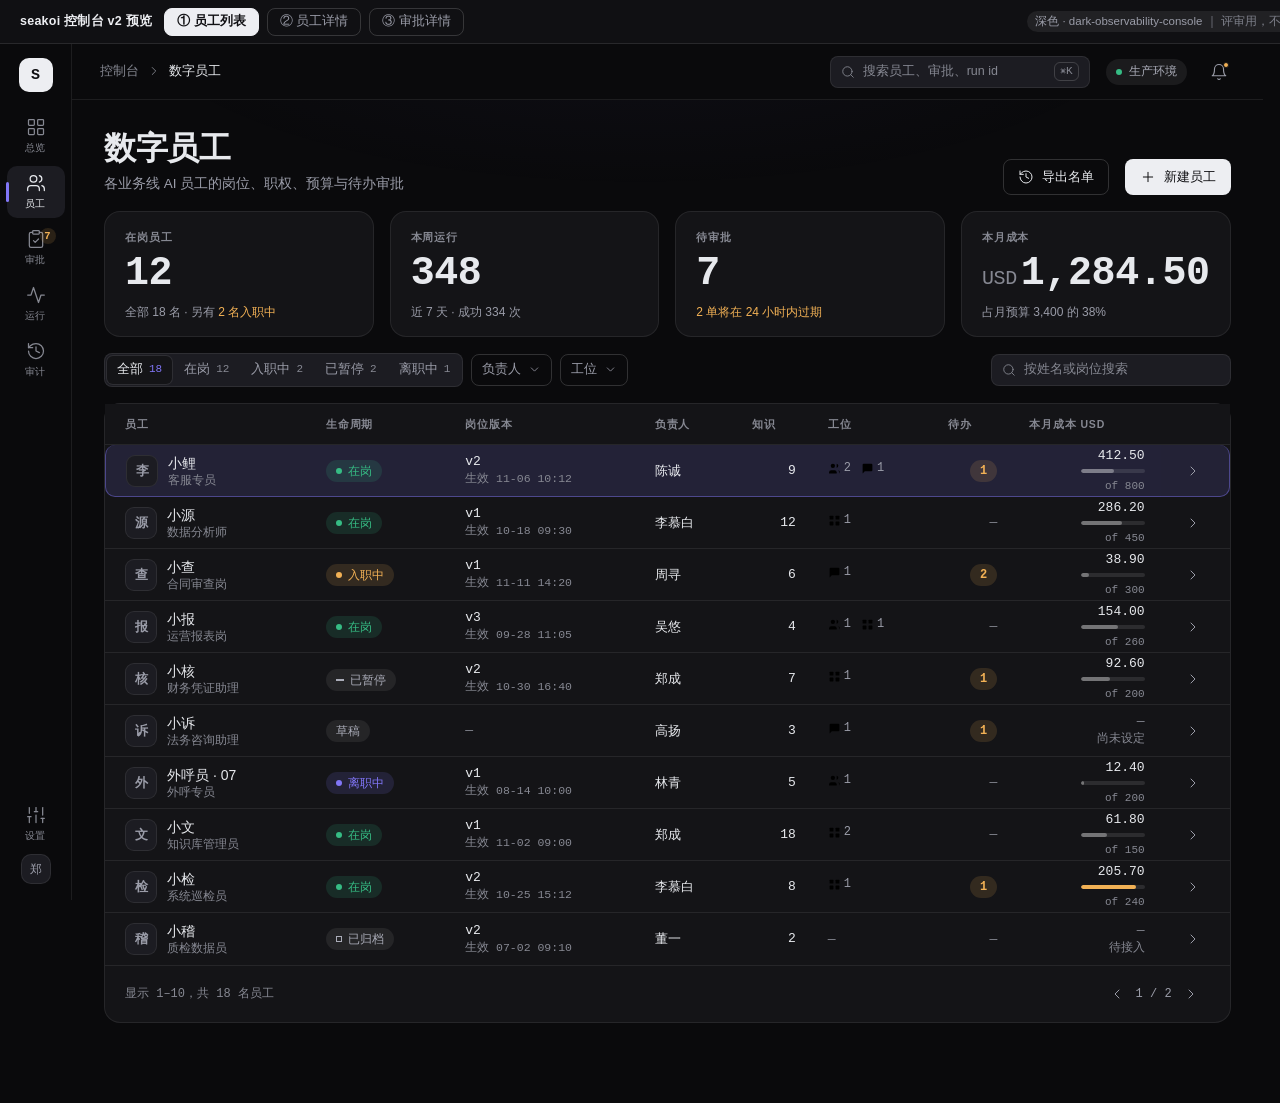
<file: docs/product/design/console-v2/mockup-dark.html>
<!DOCTYPE html>
<html lang="zh-CN">
<head>
<meta charset="UTF-8">
<meta name="viewport" content="width=1440">
<title>seakoi 数字员工控制台 v2 · 深色高保真（dark-observability-console）</title>
<style>
/* ============================================================
   THEME TOKENS — 唯一深浅两版差异所在（light 版只替换本块）
   ============================================================ */
:root{
  /*THEME-BEGIN*/
  --bg:#0A0A0C;            /* 画布 */
  --card:#141417;          /* 外层卡片 */
  --surface:#1C1C22;       /* 内嵌面板 */
  --surface-2:#22222A;     /* 面板上的 hover/块 */
  --hairline:rgba(255,255,255,.08);   /* 默认线：卡边/表格水平线 */
  --border:rgba(255,255,255,.16);     /* 需要被看见的线：描边按钮/输入框 */
  --fg:#E7E9ED;
  --fg-2:#9A9CA8;
  --fg-3:#868892;          /* 微标签 */
  --accent:#8176F7;
  --accent-soft:rgba(129,118,247,.14);
  --accent-border:rgba(129,118,247,.45);
  --primary:#EDEEF2; --primary-fg:#0E0E11; --primary-hov:#FFFFFF;
  --danger:#F4737A; --danger-soft:rgba(244,115,122,.14); --danger-hov:rgba(244,115,122,.20);
  --warning:#F2B155; --warning-soft:rgba(242,177,85,.14);
  --success:#36BC84; --success-soft:rgba(54,188,132,.14);
  --nt-fg:#AAACB8; --nt-bg:rgba(255,255,255,.07);
  --hover:rgba(255,255,255,.04);
  --bar:rgba(255,255,255,.10); --bar-fill:rgba(255,255,255,.34);
  --shadow:none;
  --ambient:radial-gradient(60% 30% at 50% 0%, rgba(129,118,247,.05), transparent 70%);
  --theme-label:"深色 · dark-observability-console";
  /*THEME-END*/
  --r-lg:16px; --r-md:10px; --r-sm:8px;
  --sans:'Inter Variable','Inter',-apple-system,BlinkMacSystemFont,'Segoe UI','PingFang SC','Hiragino Sans GB','Microsoft YaHei',sans-serif;
  --mono:'JetBrains Mono Variable','JetBrains Mono',ui-monospace,SFMono-Regular,Menlo,Consolas,monospace;
}

*{box-sizing:border-box;margin:0;padding:0}
html{-webkit-font-smoothing:antialiased;text-size-adjust:100%}
body{min-width:1440px;background:var(--bg);color:var(--fg);font:400 14px/1.55 var(--sans)}
body::before{content:"";position:fixed;inset:0;background:var(--ambient);pointer-events:none;z-index:0}
button{font-family:inherit;color:inherit;background:none;border:none;cursor:pointer}
a{color:inherit;text-decoration:none}
::selection{background:var(--accent-soft)}
::-webkit-scrollbar{width:10px;height:10px}
::-webkit-scrollbar-thumb{background:var(--border);border-radius:99px;border:3px solid var(--bg)}
::-webkit-scrollbar-track{background:transparent}
:focus-visible{outline:none;box-shadow:0 0 0 2px var(--bg),0 0 0 4px var(--accent-border)!important}
@media (prefers-reduced-motion:reduce){*{transition:none!important;animation:none!important}}

.mono{font-family:var(--mono);font-variant-numeric:tabular-nums}
.micro{font-size:10.5px;font-weight:600;letter-spacing:.08em;text-transform:uppercase;color:var(--fg-3);line-height:14px}
.muted{color:var(--fg-2)} .faint{color:var(--fg-3)} .r{text-align:right}
.sub{font-size:13.5px;color:var(--fg-2);margin-top:6px}
.i{width:16px;height:16px;stroke:currentColor;stroke-width:1.5;fill:none;stroke-linecap:round;stroke-linejoin:round;flex:none}
.i18{width:18px;height:18px}.i20{width:20px;height:20px}

/* ---------- 评审切换条（不属于设计） ---------- */
.rev{position:sticky;top:0;z-index:70;height:44px;display:flex;align-items:center;gap:8px;padding:0 20px;
     background:#101013;border-bottom:1px solid rgba(255,255,255,.1);color:#C9CAD1}
.rev b{font-size:12.5px;font-weight:600;letter-spacing:.02em;margin-right:4px;color:#EDEEF2}
.rev button{height:28px;padding:0 12px;border-radius:8px;border:1px solid rgba(255,255,255,.16);
     background:transparent;color:#9A9CA8;font-size:12.5px;transition:background .12s,color .12s}
.rev button[aria-pressed="true"]{background:#EDEEF2;color:#101013;font-weight:600;border-color:#EDEEF2}
.rev .tag{margin-left:auto;font-size:11.5px;color:#7C7E88}
.rev .tag em{font-style:normal;color:#9A9CA8}

/* ---------- 外壳 ---------- */
.shell{display:flex;position:relative;z-index:1}
.rail{position:sticky;top:44px;align-self:flex-start;width:72px;height:calc(100vh - 44px);
      border-right:1px solid var(--hairline);display:flex;flex-direction:column;align-items:center;padding:14px 0 16px;gap:4px;background:var(--bg)}
.logo{width:34px;height:34px;border-radius:10px;background:var(--primary);color:var(--primary-fg);
      display:flex;align-items:center;justify-content:center;font:700 15px/1 var(--mono);margin-bottom:14px}
.nav{width:58px;height:52px;border-radius:10px;display:flex;flex-direction:column;align-items:center;justify-content:center;gap:3px;
     color:var(--fg-3);position:relative;transition:background .12s,color .12s}
.nav span{font-size:10px;letter-spacing:.02em}
.nav:hover{color:var(--fg);background:var(--hover)}
.nav.on{background:var(--surface);color:var(--fg)}
.nav.on::after{content:"";position:absolute;left:-1px;top:50%;transform:translateY(-50%);width:3px;height:20px;border-radius:99px;background:var(--accent)}
.nav .bdg{position:absolute;top:6px;right:9px;min-width:16px;height:16px;padding:0 4px;border-radius:99px;background:var(--warning-soft);
     color:var(--warning);font:600 10.5px/16px var(--mono);text-align:center}
.rail .sp{flex:1}
.rail .me{width:30px;height:30px;border-radius:10px;background:var(--surface);border:1px solid var(--hairline);
     display:flex;align-items:center;justify-content:center;font-size:12px;color:var(--fg-2)}

.topbar{position:sticky;top:44px;z-index:50;height:56px;display:flex;align-items:center;gap:16px;padding:0 28px;
        border-bottom:1px solid var(--hairline);background:var(--bg)}
.crumb{font-size:13px;color:var(--fg-3);display:flex;align-items:center;gap:8px}
.crumb b{font-weight:500;color:var(--fg)}
.topbar .sp{flex:1}
.sk{width:260px;height:32px;border-radius:8px;border:1px solid var(--hairline);background:var(--surface);
    display:flex;align-items:center;gap:8px;padding:0 10px;color:var(--fg-3);font-size:12.5px}
.sk .k{margin-left:auto;font:500 11px/1 var(--mono);border:1px solid var(--border);border-radius:6px;padding:3px 5px;color:var(--fg-3)}
.chip{height:26px;display:inline-flex;align-items:center;gap:7px;padding:0 10px;border-radius:99px;
      background:var(--nt-bg);color:var(--nt-fg);font-size:12px;font-weight:500}
.ico-g{width:32px;height:32px;border-radius:8px;display:flex;align-items:center;justify-content:center;color:var(--fg-2);transition:background .12s,color .12s;position:relative}
.ico-g:hover{background:var(--hover);color:var(--fg)}
.ico-g .pd{position:absolute;top:6px;right:6px;width:6px;height:6px;border-radius:99px;background:var(--warning);border:1px solid var(--card)}

.page{max-width:1356px;margin:0 auto;padding:28px 32px 80px;display:flex;flex-direction:column;gap:16px}
.phead{display:flex;align-items:flex-end;gap:16px}
.phead .h1{font-size:32px;line-height:40px;font-weight:600;letter-spacing:-.01em}
.phead .sp{flex:1}

/* ---------- 卡片 / 面板 ---------- */
.card{background:var(--card);border:1px solid var(--hairline);border-radius:var(--r-lg);box-shadow:var(--shadow)}
.panel{background:var(--surface);border-radius:var(--r-md)}
.rule{border-top:1px solid var(--hairline)}
.card-hd{display:flex;align-items:center;gap:12px;padding:16px 20px}
.card-hd .t{font-size:15px;font-weight:600;line-height:22px}
.card-hd .c{font:500 12px/1 var(--mono);color:var(--fg-3);padding:4px 8px;border-radius:6px;background:var(--surface)}
.card-hd .sp{flex:1}

/* ---------- 按钮 ---------- */
.b{height:36px;padding:0 14px;border-radius:8px;font-size:13px;font-weight:500;display:inline-flex;align-items:center;
   gap:8px;border:1px solid transparent;cursor:pointer;white-space:nowrap;transition:background .12s,color .12s,border-color .12s}
.b.pri{background:var(--primary);color:var(--primary-fg)}
.b.pri:hover{background:var(--primary-hov)}
.b.out{border-color:var(--border);color:var(--fg)}
.b.out:hover{background:var(--hover)}
.b.gh{color:var(--fg-2)}
.b.gh:hover{background:var(--hover);color:var(--fg)}
.b.dgs{background:var(--danger-soft);color:var(--danger)}
.b.dgs:hover{background:var(--danger-hov)}
.b.sm{height:32px;padding:0 10px;font-size:12.5px}
.b.ic{width:32px;padding:0;justify-content:center;color:var(--fg-2)}
.b.ic:hover{background:var(--hover);color:var(--fg)}

/* ---------- 药丸 ---------- */
.pill{display:inline-flex;align-items:center;gap:6px;padding:2px 10px;border-radius:999px;font-size:12px;font-weight:500;line-height:18px;white-space:nowrap}
.pill .dot{width:6px;height:6px;border-radius:999px;background:currentColor;flex:none}
.pill.ok{background:var(--success-soft);color:var(--success)}
.pill.wr{background:var(--warning-soft);color:var(--warning)}
.pill.dg{background:var(--danger-soft);color:var(--danger)}
.pill.nt{background:var(--nt-bg);color:var(--nt-fg)}
.pill.ac{background:var(--accent-soft);color:var(--accent)}
.pill.dash{border:1px dashed var(--border);color:var(--fg-2);padding:1px 9px}
.pill.slash .dot{border-radius:0;width:8px;height:1.5px;background:currentColor}

/* ---------- KPI ---------- */
.kpis{display:grid;grid-template-columns:repeat(4,1fr);gap:16px}
.kpi{padding:18px 20px 16px;display:flex;flex-direction:column;gap:10px;min-height:118px}
.kpi .v{font:600 40px/1 var(--mono);font-variant-numeric:tabular-nums;letter-spacing:-.01em}
.kpi .v .u{font-size:20px;color:var(--fg-3);font-weight:500;margin-right:4px}
.kpi .n{font-size:12px;color:var(--fg-2);line-height:16px}
.kpi .n em{font-style:normal;color:var(--warning)}
.kpis.sm .kpi{min-height:0;padding:14px 16px;gap:8px}
.kpis.sm .kpi .v{font-size:32px}

/* ---------- 筛选条 / 段控件 ---------- */
.fbar{display:flex;align-items:center;gap:8px}
.fbar .sp{flex:1}
.seg{display:inline-flex;background:var(--surface);border:1px solid var(--hairline);border-radius:8px;padding:2px;gap:2px}
.seg button{height:28px;padding:0 10px;border-radius:6px;font-size:12.5px;color:var(--fg-2);display:inline-flex;align-items:center;gap:6px;transition:background .12s,color .12s}
.seg button em{font-style:normal;font:500 11px/1 var(--mono);color:var(--fg-3)}
.seg button:hover{color:var(--fg)}
.seg button[aria-pressed="true"]{background:var(--card);color:var(--fg);font-weight:500;box-shadow:0 0 0 1px var(--hairline)}
.seg button[aria-pressed="true"] em{color:var(--accent)}
.fsel{height:32px;padding:0 10px;border-radius:8px;border:1px solid var(--border);color:var(--fg-2);font-size:12.5px;
      display:inline-flex;align-items:center;gap:7px;background:transparent}
.fsel:hover{color:var(--fg);background:var(--hover)}
.fsearch{height:32px;width:240px;border-radius:8px;border:1px solid var(--hairline);background:var(--surface);
      display:flex;align-items:center;gap:8px;padding:0 10px;color:var(--fg-3);font-size:12.5px}

/* ---------- 表格 ---------- */
.tblwrap{overflow-x:auto}
table.tbl{width:100%;border-collapse:separate;border-spacing:0}
.tbl th{font-size:10.5px;font-weight:600;letter-spacing:.08em;text-transform:uppercase;color:var(--fg-3);text-align:left;
        padding:12px 16px;height:40px;border-bottom:1px solid var(--hairline);position:sticky;background:var(--card)}
.tbl th:first-child{padding-left:20px}.tbl th:last-child{padding-right:20px}
.tbl td{height:52px;padding:0 16px;border-bottom:1px solid var(--hairline);font-size:13px;vertical-align:middle;background:transparent}
.tbl td:first-child{padding-left:20px}.tbl td:last-child{padding-right:20px}
.tbl tbody tr:last-child td{border-bottom:none}
.tbl tbody tr{cursor:pointer}
.tbl tbody tr:hover td{background:var(--hover)}
.tbl tbody tr.sel td{background:var(--accent-soft);border-top-color:var(--accent-border);border-bottom-color:var(--accent-border)}
.tbl tbody tr.sel td:first-child{border-left:1px solid var(--accent-border);border-radius:10px 0 0 10px}
.tbl tbody tr.sel td:last-child{border-right:1px solid var(--accent-border);border-radius:0 10px 10px 0}
.who{display:flex;align-items:center;gap:10px}
.ava{width:32px;height:32px;border-radius:9px;background:var(--surface);border:1px solid var(--hairline);
     display:flex;align-items:center;justify-content:center;font-size:13px;font-weight:600;color:var(--fg-2);flex:none}
.ava.lg{width:56px;height:56px;border-radius:12px;font-size:22px;font-weight:600}
.who .nm{font-size:14px;font-weight:500;line-height:18px}
.who .rl{font-size:12px;color:var(--fg-3);line-height:15px;margin-top:1px}
.cellv{display:flex;flex-direction:column;gap:1px;line-height:16px}
.cellv b{font:500 13px/16px var(--mono)}
.cellv span{font-size:11.5px;color:var(--fg-3);font-family:var(--mono)}
.seats{display:inline-flex;gap:10px;align-items:center;color:var(--fg-2)}
.seats span{display:inline-flex;gap:3px;align-items:center;font:500 12px/1 var(--mono)}
.seats svg{width:13px;height:13px}
.money{display:flex;flex-direction:column;align-items:flex-end;gap:5px;line-height:16px}
.money b{font:500 13px/16px var(--mono)}
.money .bt{width:64px;height:4px;border-radius:99px;background:var(--bar);overflow:hidden}
.money .bt i{display:block;height:100%;border-radius:99px;background:var(--bar-fill)}
.money .bt i.wr{background:var(--warning)}
.money .bt i.dg{background:var(--danger)}
.money span{font-size:11px;color:var(--fg-3);font-family:var(--mono)}
.pfoot{display:flex;align-items:center;padding:12px 20px}
.pfoot .sp{flex:1}
.pfoot .txt{font-size:12px;color:var(--fg-3);font-family:var(--mono)}

/* ---------- 复制 ID ---------- */
.cp{position:relative;display:inline-flex;align-items:center;gap:2px;font:12.5px/1 var(--mono);color:var(--fg-2)}
.cp .cc{width:20px;height:20px;border-radius:6px;display:inline-flex;align-items:center;justify-content:center;
        opacity:0;color:var(--fg-3);transition:opacity .12s;background:transparent}
.cp:hover .cc,.cp:focus-within .cc{opacity:1}
.cp .cc:hover{background:var(--surface-2);color:var(--fg)}
.cp.copied .cc{opacity:1;color:var(--success)}
.cp .tp{position:absolute;bottom:calc(100% + 6px);left:50%;transform:translateX(-50%);background:var(--surface-2);
        border:1px solid var(--hairline);color:var(--fg);font:400 11.5px/1 var(--sans);padding:5px 8px;border-radius:6px;
        white-space:nowrap;opacity:0;pointer-events:none;transition:opacity .15s}
.cp.copied .tp{opacity:1}

/* ---------- Tabs ---------- */
.tabs{display:flex;gap:24px;border-bottom:1px solid var(--hairline)}
.tabs button{height:40px;font-size:13px;font-weight:500;color:var(--fg-2);position:relative;border:none;background:none;cursor:pointer}
.tabs button em{font-style:normal;font:500 11px/1 var(--mono);color:var(--fg-3);margin-left:5px}
.tabs button:hover{color:var(--fg)}
.tabs button[aria-selected="true"]{color:var(--fg);font-weight:600}
.tabs button[aria-selected="true"]::after{content:"";position:absolute;left:0;right:0;bottom:-1px;height:2px;background:var(--accent);border-radius:2px}

/* ---------- 身份横幅 ---------- */
.idn{display:flex;align-items:flex-start;gap:18px;padding:22px 24px}
.idn .nm{font-size:32px;font-weight:600;letter-spacing:-.01em;display:flex;align-items:center;gap:12px}
.idn .meta{font-size:12px;color:var(--fg-2);font-family:var(--mono);margin-top:8px;display:flex;gap:6px;align-items:center;flex-wrap:wrap}
.idn .meta i{font-style:normal;color:var(--fg-3)}
.idn .sp{flex:1}
.idn .acts{display:flex;gap:8px;align-items:center;padding-top:6px}
.idmeta{display:flex;gap:40px;padding:14px 24px}
.idmeta .g{display:flex;flex-direction:column;gap:5px}
.idmeta .g b{font:500 13.5px/18px var(--mono);font-weight:500}
.idmeta .g b .u{color:var(--fg-3);font-size:11.5px;margin-left:3px}

/* ---------- 布局两栏 ---------- */
.split{display:grid;grid-template-columns:minmax(0,1fr) 340px;gap:16px;align-items:start}
.split.q{grid-template-columns:380px minmax(0,1fr)}
.col{display:flex;flex-direction:column;gap:16px;min-width:0}

/* ---------- Trace ---------- */
.runhd{display:flex;align-items:center;gap:10px;padding:14px 20px;border-bottom:1px solid var(--hairline)}
.runhd .rm{font-size:11.5px;color:var(--fg-3);display:flex;gap:6px;align-items:center}
.runhd .sp{flex:1}
.runhd .dur{font:500 12.5px/1 var(--mono);color:var(--fg-2)}
.steps{padding:6px 12px 10px}
.st{display:flex;align-items:center;gap:10px;height:36px;padding:0 8px;border-radius:8px}
.st:hover{background:var(--hover)}
.st .d{width:7px;height:7px;border-radius:99px;flex:none}
.st .nm{font-size:13px;white-space:nowrap;overflow:hidden;text-overflow:ellipsis}
.st .nm b{font-weight:500}
.st .sp{flex:1}
.st .dur{font:400 12px/1 var(--mono);color:var(--fg-3)}
.st .cost{font:500 11.5px/1 var(--mono);color:var(--fg-2);padding:3px 7px;border-radius:6px;background:var(--surface)}
.st.fail{background:var(--danger-soft)}
.st.fail .d{background:var(--danger)}
.st.fail .nm{color:var(--danger)}
.st.fail .dur,.st.fail .cost{color:var(--danger)}
.kids{margin:0 0 4px 14px;border-left:1px solid var(--hairline);padding-left:14px;margin-left:18px}
.st .xc{width:22px;height:22px;border-radius:6px;display:inline-flex;align-items:center;justify-content:center;color:var(--fg-3);flex:none}
.st .xc:hover{background:var(--surface-2);color:var(--fg)}
.st .xc svg{transition:transform .12s}
.st.open .xc svg{transform:rotate(90deg)}
.sdet{margin:2px 0 8px 18px;padding:12px 16px;display:grid;grid-template-columns:auto 1fr;gap:7px 24px}
.sdet dt{font-size:12px;color:var(--fg-3)}
.sdet dd{font:400 12.5px/18px var(--mono);color:var(--fg-2);text-align:right}
.rfoot{display:flex;gap:16px;align-items:center;padding:10px 20px;border-top:1px solid var(--hairline)}
.rfoot .lg{font-size:11.5px;color:var(--fg-3);display:flex;gap:6px;align-items:center}
.err{margin:4px 12px 12px;padding:12px 14px;display:flex;gap:10px;border-radius:10px;background:var(--danger-soft);align-items:flex-start}
.err svg{color:var(--danger);flex:none;margin-top:2px}
.err p{font-size:13px;line-height:19px;color:var(--fg)}
.err p i{font-style:normal;color:var(--fg-2);font-size:12px;display:block;margin-top:3px}

/* ---------- 清单行（职权/审计等） ---------- */
.rows{padding:6px 8px 10px}
.rw{display:flex;align-items:center;gap:10px;padding:9px 12px;border-radius:8px}
.rw:hover{background:var(--hover)}
.rw .t{font-size:13px;font-weight:500;line-height:18px}
.rw .s{font-size:11.5px;color:var(--fg-3);line-height:16px;margin-top:1px}
.rw .sp{flex:1}
.rw .exp{font:400 11.5px/1 var(--mono);color:var(--fg-3);text-align:right;white-space:nowrap}
.rw .exp.wr{color:var(--warning)}
.tag{font-size:11.5px;font-weight:500;padding:2px 8px;border-radius:99px;background:var(--nt-bg);color:var(--nt-fg);white-space:nowrap}
.tag.wr{background:var(--warning-soft);color:var(--warning)}
.tag.ac{background:var(--accent-soft);color:var(--accent)}
.kchips{display:flex;flex-wrap:wrap;gap:7px;padding:4px 12px 14px}
.kchip{font-size:12px;color:var(--fg-2);padding:3px 10px;border-radius:8px;border:1px solid var(--hairline);background:transparent}
.kchip:hover{border-color:var(--border);color:var(--fg)}

/* ---------- 预算条 ---------- */
.buds{padding:14px 20px 18px;display:flex;flex-direction:column;gap:14px}
.bud .l{display:flex;align-items:baseline;gap:8px;margin-bottom:7px}
.bud .l b{font:500 12.5px/1 var(--mono);margin-left:auto}
.blk{display:flex;gap:3px}
.blk i{height:10px;flex:1;border-radius:2.5px;background:var(--surface-2)}
.blk i.on{background:var(--fg-3)}
.blk i.wr{background:var(--warning)}

/* ---------- 审批 ---------- */
.ahd .tags{display:flex;gap:8px;align-items:center;margin-top:10px}
.qrow{display:flex;flex-direction:column;gap:4px;padding:11px 14px;border-radius:10px;margin:0 8px;
      border:1px solid transparent;cursor:pointer;position:relative}
.qrow+.qrow{border-top:1px solid var(--hairline);border-radius:10px;margin-top:2px}
.qrow:hover{background:var(--hover)}
.qrow.sel{background:var(--accent-soft);border-color:var(--accent-border)}
.qrow .l1{display:flex;align-items:center;gap:8px;font-size:13px;font-weight:500}
.qrow .l1 .sp{flex:1}
.qrow .l2{display:flex;align-items:center;gap:8px;font-size:11.5px;color:var(--fg-3)}
.qrow .l2 .sp{flex:1}
.qrow .l2 .idp{font-family:var(--mono)}
.qrow .l2 .left{font-family:var(--mono);font-size:11.5px;color:var(--fg-2)}
.qrow .l2 .left.wr{color:var(--warning)}.qrow .l2 .left.dg{color:var(--danger)}
.sec{padding:18px 24px}
.sec+.sec{border-top:1px solid var(--hairline)}
.dl{display:grid;grid-template-columns:92px minmax(0,1fr);gap:10px 18px;margin-top:14px}
.dl dt{font-size:13px;color:var(--fg-3)}
.dl dd{font-size:13px;line-height:20px}
.dl dd .mono{font-size:12.5px}
.diffto{display:flex;align-items:center;gap:10px;margin-top:12px;flex-wrap:wrap}
.diffto .box{border:1px solid var(--hairline);border-radius:10px;background:var(--surface);padding:10px 14px;display:flex;flex-direction:column;gap:4px;min-width:200px}
.diffto .box .a{font-size:12px;color:var(--fg-3)}
.diffto .box .b{font-size:13px;font-weight:500;display:flex;gap:8px;align-items:center}
.diffto svg{color:var(--fg-3);flex:none}
.quote{margin-top:12px;padding:14px 16px;border-radius:10px;font-size:13.5px;line-height:21px;color:var(--fg)}
.riskl{margin-top:12px;display:flex;flex-direction:column;gap:9px}
.riskl li{display:flex;gap:9px;font-size:13px;color:var(--fg-2);list-style:none;align-items:flex-start}
.riskl li .i{margin-top:3px;color:var(--fg-3)}
.empty{margin:14px 24px 4px;padding:26px 20px;display:flex;flex-direction:column;align-items:center;gap:8px;text-align:center;border-radius:10px;background:var(--surface)}
.empty .ic{width:38px;height:38px;border-radius:50%;background:var(--surface-2);display:flex;align-items:center;justify-content:center;color:var(--fg-3);margin-bottom:2px}
.empty .t{font-size:13.5px;font-weight:500}
.empty .s{font-size:12.5px;color:var(--fg-3);max-width:340px}
.dec{display:flex;align-items:center;gap:8px;margin-top:14px}
.dec .sp{flex:1}
textarea.ta{width:100%;margin-top:12px;height:76px;resize:none;border-radius:10px;border:1px solid var(--border);
   background:var(--surface);color:var(--fg);padding:11px 14px;font:400 13px/19px var(--sans)}
textarea.ta::placeholder{color:var(--fg-3)}
textarea.ta:focus{outline:none;box-shadow:0 0 0 3px var(--accent-soft);border-color:var(--accent-border)}
.note{font-size:12.5px;color:var(--fg-2);margin-top:12px;line-height:18px}
.note b{color:var(--fg);font-weight:500}
</style>
</head>
<body>

<!-- 图标定义（Lucide 风格，1.5px 描边） -->
<svg width="0" height="0" style="position:absolute" aria-hidden="true">
<defs>
<symbol id="i-grid" viewBox="0 0 24 24"><rect x="3" y="3" width="7" height="7" rx="1"/><rect x="14" y="3" width="7" height="7" rx="1"/><rect x="3" y="14" width="7" height="7" rx="1"/><rect x="14" y="14" width="7" height="7" rx="1"/></symbol>
<symbol id="i-users" viewBox="0 0 24 24"><path d="M16 21v-2a4 4 0 0 0-4-4H6a4 4 0 0 0-4 4v2"/><circle cx="9" cy="7" r="4"/><path d="M22 21v-2a4 4 0 0 0-3-3.87"/><path d="M16 3.13a4 4 0 0 1 0 7.75"/></symbol>
<symbol id="i-clip" viewBox="0 0 24 24"><rect x="8" y="2" width="8" height="4" rx="1"/><path d="M16 4h2a2 2 0 0 1 2 2v14a2 2 0 0 1-2 2H6a2 2 0 0 1-2-2V6a2 2 0 0 1 2-2h2"/><path d="m9 14 2 2 4-4"/></symbol>
<symbol id="i-act" viewBox="0 0 24 24"><path d="M22 12h-4l-3 9L9 3l-3 9H2"/></symbol>
<symbol id="i-hist" viewBox="0 0 24 24"><path d="M3 12a9 9 0 1 0 9-9 9.75 9.75 0 0 0-6.74 2.74L3 8"/><path d="M3 3v5h5"/><path d="M12 7v5l4 2"/></symbol>
<symbol id="i-cfg" viewBox="0 0 24 24"><line x1="4" x2="4" y1="21" y2="14"/><line x1="4" x2="4" y1="10" y2="3"/><line x1="12" x2="12" y1="21" y2="12"/><line x1="12" x2="12" y1="8" y2="3"/><line x1="20" x2="20" y1="21" y2="16"/><line x1="20" x2="20" y1="12" y2="3"/><line x1="2" x2="6" y1="14" y2="14"/><line x1="10" x2="14" y1="8" y2="8"/><line x1="18" x2="22" y1="16" y2="16"/></symbol>
<symbol id="i-search" viewBox="0 0 24 24"><circle cx="11" cy="11" r="8"/><path d="m21 21-4.3-4.3"/></symbol>
<symbol id="i-plus" viewBox="0 0 24 24"><path d="M5 12h14"/><path d="M12 5v14"/></symbol>
<symbol id="i-chev-d" viewBox="0 0 24 24"><path d="m6 9 6 6 6-6"/></symbol>
<symbol id="i-chev-r" viewBox="0 0 24 24"><path d="m9 18 6-6-6-6"/></symbol>
<symbol id="i-chev-l" viewBox="0 0 24 24"><path d="m15 18-6-6 6-6"/></symbol>
<symbol id="i-copy" viewBox="0 0 24 24"><rect width="14" height="14" x="8" y="8" rx="2"/><path d="M4 16c-1.1 0-2-.9-2-2V4c0-1.1.9-2 2-2h10c1.1 0 2 .9 2 2"/></symbol>
<symbol id="i-check" viewBox="0 0 24 24"><path d="M20 6 9 17l-5-5"/></symbol>
<symbol id="i-alert" viewBox="0 0 24 24"><path d="m21.73 18-8-14a2 2 0 0 0-3.48 0l-8 14A2 2 0 0 0 4 21h16a2 2 0 0 0 1.73-3Z"/><path d="M12 9v4"/><path d="M12 17h.01"/></symbol>
<symbol id="i-clock" viewBox="0 0 24 24"><circle cx="12" cy="12" r="10"/><polyline points="12 6 12 12 16 14"/></symbol>
<symbol id="i-msg" viewBox="0 0 24 24"><path d="M21 15a2 2 0 0 1-2 2H7l-4 4V5a2 2 0 0 1 2-2h14a2 2 0 0 1 2 2z"/></symbol>
<symbol id="i-book" viewBox="0 0 24 24"><path d="M2 3h6a4 4 0 0 1 4 4v14a3 3 0 0 0-3-3H2z"/><path d="M22 3h-6a4 4 0 0 0-4 4v14a3 3 0 0 1 3-3h7z"/></symbol>
<symbol id="i-pause" viewBox="0 0 24 24"><rect x="14" y="4" width="4" height="16" rx="1"/><rect x="6" y="4" width="4" height="16" rx="1"/></symbol>
<symbol id="i-refresh" viewBox="0 0 24 24"><path d="M3 12a9 9 0 0 1 9-9 9.75 9.75 0 0 1 6.36 2.64L21 8"/><path d="M21 3v5h-5"/><path d="M21 12a9 9 0 0 1-9 9 9.75 9.75 0 0 1-6.36-2.64L3 16"/><path d="M8 16H3v5"/></symbol>
<symbol id="i-more" viewBox="0 0 24 24"><circle cx="12" cy="12" r="1"/><circle cx="19" cy="12" r="1"/><circle cx="5" cy="12" r="1"/></symbol>
<symbol id="i-send" viewBox="0 0 24 24"><path d="M22 2 11 13"/><polygon points="22 2 15 22 11 13 2 9 22 2"/></symbol>
<symbol id="i-arrow-r" viewBox="0 0 24 24"><path d="M5 12h14"/><path d="m12 5 7 7-7 7"/></symbol>
<symbol id="i-shield" viewBox="0 0 24 24"><path d="M20 13c0 5-3.5 7.5-7.66 8.95a1 1 0 0 1-.67-.01C7.5 20.5 4 18 4 13V6a1 1 0 0 1 1-1c2 0 4.5-1.2 6.24-2.72a1.17 1.17 0 0 1 1.52 0C14.51 3.81 17 5 19 5a1 1 0 0 1 1 1z"/></symbol>
<symbol id="i-zap" viewBox="0 0 24 24"><polygon points="13 2 3 14 12 14 11 22 21 10 12 10 13 2"/></symbol>
<symbol id="i-bell" viewBox="0 0 24 24"><path d="M6 8a6 6 0 0 1 12 0c0 7 3 9 3 9H3s3-2 3-9"/><path d="M10.3 21a1.94 1.94 0 0 0 3.4 0"/></symbol>
<symbol id="i-inbox" viewBox="0 0 24 24"><polyline points="22 12 16 12 14 15 10 15 8 12 2 12"/><path d="M5.45 5.11 2 12v6a2 2 0 0 0 2 2h16a2 2 0 0 0 2-2v-6l-3.45-6.89A2 2 0 0 0 16.76 4H7.24a2 2 0 0 0-1.79 1.11z"/></symbol>
<symbol id="i-x" viewBox="0 0 24 24"><path d="M18 6 6 18"/><path d="m6 6 12 12"/></symbol>
</defs>
</svg>

<!-- 评审切换条 -->
<nav class="rev">
  <b>seakoi 控制台 v2 预览</b>
  <button data-scr="list" aria-pressed="true">① 员工列表</button>
  <button data-scr="detail" aria-pressed="false">② 员工详情</button>
  <button data-scr="appr" aria-pressed="false">③ 审批详情</button>
  <span class="tag"><em id="themeTag">深色 · dark-observability-console</em> ｜ 评审用，不属于设计 ｜ 1440 宽最佳</span>
</nav>

<div class="shell">

  <!-- 自有外壳：窄导航 rail -->
  <aside class="rail">
    <div class="logo">S</div>
    <a class="nav"><svg class="i20 i"><use href="#i-grid"/></svg><span>总览</span></a>
    <a class="nav on"><svg class="i20 i"><use href="#i-users"/></svg><span>员工</span></a>
    <a class="nav"><svg class="i20 i"><use href="#i-clip"/></svg><span>审批</span><em class="bdg">7</em></a>
    <a class="nav"><svg class="i20 i"><use href="#i-act"/></svg><span>运行</span></a>
    <a class="nav"><svg class="i20 i"><use href="#i-hist"/></svg><span>审计</span></a>
    <div class="sp"></div>
    <a class="nav"><svg class="i20 i"><use href="#i-cfg"/></svg><span>设置</span></a>
    <div class="me">郑</div>
  </aside>

  <div class="main">

  <!-- ①员工列表 ─────────────────────────────── -->
  <section class="screen" id="scr-list">
    <header class="topbar">
      <div class="crumb">控制台 <svg class="i" style="width:14px;height:14px"><use href="#i-chev-r"/></svg> <b>数字员工</b></div>
      <div class="sp"></div>
      <div class="sk"><svg class="i" style="width:14px;height:14px"><use href="#i-search"/></svg>搜索员工、审批、run id<span class="k">⌘K</span></div>
      <span class="chip"><span class="pill ok" style="padding:0;background:none;color:var(--success)"><span class="dot"></span></span>生产环境</span>
      <button class="ico-g" aria-label="通知"><svg class="i18 i"><use href="#i-bell"/></svg><span class="pd"></span></button>
    </header>

    <div class="page">
      <div class="phead">
        <div>
          <h1 class="h1">数字员工</h1>
          <p class="sub">各业务线 AI 员工的岗位、职权、预算与待办审批</p>
        </div>
        <div class="sp"></div>
        <button class="b out"><svg class="i"><use href="#i-hist"/></svg>导出名单</button>
        <button class="b pri"><svg class="i"><use href="#i-plus"/></svg>新建员工</button>
      </div>

      <div class="kpis">
        <div class="card kpi"><div class="micro">在岗员工</div><div class="v">12</div><div class="n">全部 18 名 · 另有 <em>2 名入职中</em></div></div>
        <div class="card kpi"><div class="micro">本周运行</div><div class="v">348</div><div class="n">近 7 天 · 成功 334 次</div></div>
        <div class="card kpi"><div class="micro">待审批</div><div class="v">7</div><div class="n"><em>2 单将在 24 小时内过期</em></div></div>
        <div class="card kpi"><div class="micro">本月成本</div><div class="v"><span class="u">USD</span>1,284.50</div><div class="n">占月预算 3,400 的 38%</div></div>
      </div>

      <div class="fbar">
        <div class="seg" role="tablist" aria-label="按状态筛选">
          <button aria-pressed="true">全部 <em>18</em></button>
          <button aria-pressed="false">在岗 <em>12</em></button>
          <button aria-pressed="false">入职中 <em>2</em></button>
          <button aria-pressed="false">已暂停 <em>2</em></button>
          <button aria-pressed="false">离职中 <em>1</em></button>
        </div>
        <button class="fsel">负责人 <svg class="i" style="width:13px;height:13px"><use href="#i-chev-d"/></svg></button>
        <button class="fsel">工位 <svg class="i" style="width:13px;height:13px"><use href="#i-chev-d"/></svg></button>
        <div class="sp"></div>
        <div class="fsearch"><svg class="i" style="width:14px;height:14px"><use href="#i-search"/></svg>按姓名或岗位搜索</div>
      </div>

      <div class="card">
        <div class="tblwrap">
        <table class="tbl">
          <thead><tr>
            <th>员工</th><th>生命周期</th><th>岗位版本</th><th>负责人</th>
            <th class="r">知识</th><th>工位</th><th class="r">待办</th><th class="r">本月成本 <span style="text-transform:none">USD</span></th><th style="width:40px"></th>
          </tr></thead>
          <tbody>
            <tr class="sel">
              <td><div class="who"><span class="ava">李</span><div><div class="nm">小鲤</div><div class="rl">客服专员</div></div></div></td>
              <td><span class="pill ok"><span class="dot"></span>在岗</span></td>
              <td><div class="cellv"><b>v2</b><span>生效 11-06 10:12</span></div></td>
              <td>陈诚</td>
              <td class="r mono">9</td>
              <td><span class="seats"><span><svg><use href="#i-users"/></svg>2</span><span><svg><use href="#i-msg"/></svg>1</span></span></td>
              <td class="r"><span class="pill wr mono" style="font-weight:600">1</span></td>
              <td class="r"><div class="money"><b>412.50</b><span class="bt" style="display:inline-block"><i style="width:52%"></i></span><span>of 800</span></div></td>
              <td><button class="b ic" aria-label="查看小鲤"><svg class="i"><use href="#i-chev-r"/></svg></button></td>
            </tr>
            <tr>
              <td><div class="who"><span class="ava">源</span><div><div class="nm">小源</div><div class="rl">数据分析师</div></div></div></td>
              <td><span class="pill ok"><span class="dot"></span>在岗</span></td>
              <td><div class="cellv"><b>v1</b><span>生效 10-18 09:30</span></div></td>
              <td>李慕白</td>
              <td class="r mono">12</td>
              <td><span class="seats"><span><svg><use href="#i-grid"/></svg>1</span></span></td>
              <td class="r"><span class="faint mono">—</span></td>
              <td class="r"><div class="money"><b>286.20</b><span class="bt" style="display:inline-block"><i style="width:64%"></i></span><span>of 450</span></div></td>
              <td><button class="b ic" aria-label="查看小源"><svg class="i"><use href="#i-chev-r"/></svg></button></td>
            </tr>
            <tr>
              <td><div class="who"><span class="ava">查</span><div><div class="nm">小查</div><div class="rl">合同审查岗</div></div></div></td>
              <td><span class="pill wr"><span class="dot"></span>入职中</span></td>
              <td><div class="cellv"><b>v1</b><span>生效 11-11 14:20</span></div></td>
              <td>周寻</td>
              <td class="r mono">6</td>
              <td><span class="seats"><span><svg><use href="#i-msg"/></svg>1</span></span></td>
              <td class="r"><span class="pill wr mono" style="font-weight:600">2</span></td>
              <td class="r"><div class="money"><b>38.90</b><span class="bt" style="display:inline-block"><i style="width:13%"></i></span><span>of 300</span></div></td>
              <td><button class="b ic" aria-label="查看小查"><svg class="i"><use href="#i-chev-r"/></svg></button></td>
            </tr>
            <tr>
              <td><div class="who"><span class="ava">报</span><div><div class="nm">小报</div><div class="rl">运营报表岗</div></div></div></td>
              <td><span class="pill ok"><span class="dot"></span>在岗</span></td>
              <td><div class="cellv"><b>v3</b><span>生效 09-28 11:05</span></div></td>
              <td>吴悠</td>
              <td class="r mono">4</td>
              <td><span class="seats"><span><svg><use href="#i-users"/></svg>1</span><span><svg><use href="#i-grid"/></svg>1</span></span></td>
              <td class="r"><span class="faint mono">—</span></td>
              <td class="r"><div class="money"><b>154.00</b><span class="bt" style="display:inline-block"><i style="width:59%"></i></span><span>of 260</span></div></td>
              <td><button class="b ic" aria-label="查看小报"><svg class="i"><use href="#i-chev-r"/></svg></button></td>
            </tr>
            <tr>
              <td><div class="who"><span class="ava">核</span><div><div class="nm">小核</div><div class="rl">财务凭证助理</div></div></div></td>
              <td><span class="pill nt"><span class="dot" style="border-radius:0;width:8px;height:1.5px"></span>已暂停</span></td>
              <td><div class="cellv"><b>v2</b><span>生效 10-30 16:40</span></div></td>
              <td>郑成</td>
              <td class="r mono">7</td>
              <td><span class="seats"><span><svg><use href="#i-grid"/></svg>1</span></span></td>
              <td class="r"><span class="pill wr mono" style="font-weight:600">1</span></td>
              <td class="r"><div class="money"><b>92.60</b><span class="bt" style="display:inline-block"><i style="width:46%"></i></span><span>of 200</span></div></td>
              <td><button class="b ic" aria-label="查看小核"><svg class="i"><use href="#i-chev-r"/></svg></button></td>
            </tr>
            <tr>
              <td><div class="who"><span class="ava">诉</span><div><div class="nm">小诉</div><div class="rl">法务咨询助理</div></div></div></td>
              <td><span class="pill nt">草稿</span></td>
              <td><span class="faint mono">—</span></td>
              <td>高扬</td>
              <td class="r mono">3</td>
              <td><span class="seats"><span><svg><use href="#i-msg"/></svg>1</span></span></td>
              <td class="r"><span class="pill wr mono" style="font-weight:600">1</span></td>
              <td class="r"><div class="cellv" style="align-items:flex-end"><b class="faint">—</b><span>尚未设定</span></div></td>
              <td><button class="b ic" aria-label="查看小诉"><svg class="i"><use href="#i-chev-r"/></svg></button></td>
            </tr>
            <tr>
              <td><div class="who"><span class="ava">外</span><div><div class="nm">外呼员 · 07</div><div class="rl">外呼专员</div></div></div></td>
              <td><span class="pill ac"><span class="dot"></span>离职中</span></td>
              <td><div class="cellv"><b>v1</b><span>生效 08-14 10:00</span></div></td>
              <td>林青</td>
              <td class="r mono">5</td>
              <td><span class="seats"><span><svg><use href="#i-users"/></svg>1</span></span></td>
              <td class="r"><span class="faint mono">—</span></td>
              <td class="r"><div class="money"><b>12.40</b><span class="bt" style="display:inline-block"><i style="width:6%"></i></span><span>of 200</span></div></td>
              <td><button class="b ic" aria-label="查看外呼员 07"><svg class="i"><use href="#i-chev-r"/></svg></button></td>
            </tr>
            <tr>
              <td><div class="who"><span class="ava">文</span><div><div class="nm">小文</div><div class="rl">知识库管理员</div></div></div></td>
              <td><span class="pill ok"><span class="dot"></span>在岗</span></td>
              <td><div class="cellv"><b>v1</b><span>生效 11-02 09:00</span></div></td>
              <td>郑成</td>
              <td class="r mono">18</td>
              <td><span class="seats"><span><svg><use href="#i-grid"/></svg>2</span></span></td>
              <td class="r"><span class="faint mono">—</span></td>
              <td class="r"><div class="money"><b>61.80</b><span class="bt" style="display:inline-block"><i style="width:41%"></i></span><span>of 150</span></div></td>
              <td><button class="b ic" aria-label="查看小文"><svg class="i"><use href="#i-chev-r"/></svg></button></td>
            </tr>
            <tr>
              <td><div class="who"><span class="ava">检</span><div><div class="nm">小检</div><div class="rl">系统巡检员</div></div></div></td>
              <td><span class="pill ok"><span class="dot"></span>在岗</span></td>
              <td><div class="cellv"><b>v2</b><span>生效 10-25 15:12</span></div></td>
              <td>李慕白</td>
              <td class="r mono">8</td>
              <td><span class="seats"><span><svg><use href="#i-grid"/></svg>1</span></span></td>
              <td class="r"><span class="pill wr mono" style="font-weight:600">1</span></td>
              <td class="r"><div class="money"><b>205.70</b><span class="bt" style="display:inline-block"><i class="wr" style="width:86%"></i></span><span>of 240</span></div></td>
              <td><button class="b ic" aria-label="查看小检"><svg class="i"><use href="#i-chev-r"/></svg></button></td>
            </tr>
            <tr>
              <td><div class="who"><span class="ava">稽</span><div><div class="nm">小稽</div><div class="rl">质检数据员</div></div></div></td>
              <td><span class="pill nt"><span class="dot" style="border-radius:0;width:6px;height:6px;border:1.5px solid currentColor;background:none"></span>已归档</span></td>
              <td><div class="cellv"><b>v2</b><span>生效 07-02 09:10</span></div></td>
              <td>董一</td>
              <td class="r mono">2</td>
              <td><span class="faint mono">—</span></td>
              <td class="r"><span class="faint mono">—</span></td>
              <td class="r"><div class="cellv" style="align-items:flex-end"><b class="faint">—</b><span>待接入</span></div></td>
              <td><button class="b ic" aria-label="查看小稽"><svg class="i"><use href="#i-chev-r"/></svg></button></td>
            </tr>
          </tbody>
        </table>
        </div>
        <div class="rule"></div>
        <div class="pfoot"><span class="txt">显示 1–10，共 18 名员工</span><div class="sp"></div>
          <button class="b sm gh" aria-label="上一页"><svg class="i"><use href="#i-chev-l"/></svg></button>
          <span class="txt" style="color:var(--fg-2)">1 / 2</span>
          <button class="b sm gh" aria-label="下一页"><svg class="i"><use href="#i-chev-r"/></svg></button>
        </div>
      </div>
    </div>
  </section>

  <!-- ②员工详情（概览 + trace 片段） ─────────────────────────────── -->
  <section class="screen" id="scr-detail" hidden>
    <header class="topbar">
      <div class="crumb">控制台 <svg class="i" style="width:14px;height:14px"><use href="#i-chev-r"/></svg> 数字员工 <svg class="i" style="width:14px;height:14px"><use href="#i-chev-r"/></svg> <b>小鲤</b></div>
      <div class="sp"></div>
      <div class="sk"><svg class="i" style="width:14px;height:14px"><use href="#i-search"/></svg>搜索员工、审批、run id<span class="k">⌘K</span></div>
      <span class="chip"><span style="width:6px;height:6px;border-radius:99px;background:var(--success);display:inline-block"></span>生产环境</span>
      <button class="ico-g" aria-label="通知"><svg class="i18 i"><use href="#i-bell"/></svg><span class="pd"></span></button>
    </header>

    <div class="page">
      <!-- 身份横幅 -->
      <div class="card">
        <div class="idn">
          <span class="ava lg">鲤</span>
          <div>
            <div class="nm">小鲤 <span class="pill ok"><span class="dot"></span>在岗</span></div>
            <div class="meta">客服专员<i>·</i>v2<i>·</i>生效 11-06 10:12<i>·</i>负责人 陈诚<i>·</i>入职 08-21</div>
          </div>
          <div class="sp"></div>
          <div class="acts">
            <button class="b out"><svg class="i"><use href="#i-pause"/></svg>暂停岗位</button>
            <button class="b pri"><svg class="i"><use href="#i-plus"/></svg>发布新版本</button>
            <button class="b ic" aria-label="更多操作" style="border:1px solid transparent"><svg class="i"><use href="#i-more"/></svg></button>
          </div>
        </div>
        <div class="rule"></div>
        <div class="idmeta">
          <div class="g"><div class="micro">岗位版本</div><b>v2 <span class="u">当前</span></b></div>
          <div class="g"><div class="micro">工位</div><b>2 <span class="u">群聊</span> · 1 <span class="u">私聊</span></b></div>
          <div class="g"><div class="micro">知识范围</div><b>9 <span class="u">项</span></b></div>
          <div class="g"><div class="micro">日 token 上限</div><b>1.2M</b></div>
          <div class="g"><div class="micro">月预算</div><b>USD 800</b></div>
          <div class="g"><div class="micro">待办审批</div><b style="color:var(--warning)">1 <span class="u">单 · 约 5 小时后过期</span></b></div>
        </div>
      </div>

      <div class="tabs" style="margin-top:2px">
        <button aria-selected="true">概览</button>
        <button>任务<em>4</em></button>
        <button>运行<em>23</em></button>
        <button>审计</button>
      </div>

      <div class="split">
        <div class="col">
          <div class="kpis sm" style="grid-template-columns:repeat(4,1fr)">
            <div class="card kpi"><div class="micro">今日运行</div><div class="v">23</div></div>
            <div class="card kpi"><div class="micro">成功率</div><div class="v">91.3%</div></div>
            <div class="card kpi"><div class="micro">今日成本</div><div class="v"><span class="u">USD</span>18.42</div></div>
            <div class="card kpi"><div class="micro">平均耗时</div><div class="v">47s</div></div>
          </div>

          <!-- Run A：completed，展开 trace -->
          <div class="card">
            <div class="runhd">
              <span class="pill ok"><span class="dot"></span>已完成</span>
              <span class="cp" data-copy="rn_a19f3e0c8b247c2e" title="rn_a19f3e0c8b247c2e">rn_a19f…7c2e
                <button class="cc" aria-label="复制 run id"><svg class="i" style="width:13px;height:13px"><use href="#i-copy"/></svg></button>
                <span class="tp" role="status">已复制</span></span>
              <div class="sp"></div>
              <span class="rm">11-13 11:24<i>·</i>来源 群聊·客服一组</span>
              <span class="dur">47.3s</span>
              <span class="cost mono" style="font-size:12.5px;color:var(--fg-2)">USD 0.42</span>
              <span class="pill ok" style="font-size:11px">上游实测</span>
            </div>
            <div class="steps">
              <div class="st"><span class="d" style="background:var(--success)"></span><span class="nm">收到消息 <span class="muted">· 群聊·客服一组</span></span><span class="sp"></span><span class="dur">0.2s</span></div>
              <div class="st"><span class="d" style="background:var(--success)"></span><span class="nm">意图识别 <span class="muted">· 退换咨询</span></span><span class="sp"></span><span class="cost">USD 0.03</span><span class="dur">1.1s</span></div>
              <div class="st"><span class="d" style="background:var(--success)"></span><span class="nm">知识检索 <span class="muted">· 命中 2 项（售后政策、退换货流程）</span></span><span class="sp"></span><span class="dur">0.6s</span></div>
              <div class="st open"><span class="d" style="background:var(--success)"></span><button class="xc" data-toggle="kids1" aria-label="折叠步骤"><svg class="i" style="width:14px;height:14px"><use href="#i-chev-r"/></svg></button><span class="nm"><b>生成回复草案</b></span><span class="sp"></span><span class="dur">3.9s</span></div>
              <div class="kids" id="kids1">
                <div class="st open"><span class="d" style="background:var(--success)"></span><button class="xc" data-toggle="det1" aria-label="折叠明细"><svg class="i" style="width:14px;height:14px"><use href="#i-chev-r"/></svg></button><span class="nm">内容生成</span><span class="sp"></span><span class="cost">USD 0.35</span><span class="dur">2.8s</span></div>
                <dl class="sdet panel" id="det1">
                  <dt>输入</dt><dd>8,412 tokens</dd>
                  <dt>输出</dt><dd>1,236 tokens</dd>
                  <dt>首次响应</dt><dd>0.8s</dd>
                  <dt>回复状态</dt><dd>正常（上游实测计费）</dd>
                </dl>
                <div class="st"><span class="d" style="background:var(--success)"></span><span class="nm">政策合规检查</span><span class="sp"></span><span class="cost">USD 0.04</span><span class="dur">1.1s</span></div>
              </div>
              <div class="st"><span class="d" style="background:var(--success)"></span><span class="nm">等待人工确认草案 <span class="tag">已由 陈诚 确认</span></span><span class="sp"></span><span class="dur">40.1s</span></div>
              <div class="st"><span class="d" style="background:var(--success)"></span><span class="nm">发送并记录回复</span><span class="sp"></span><span class="dur">0.4s</span></div>
              <div class="st"><span class="d" style="background:var(--success)"></span><span class="nm">写入 CRM 客户备注</span><span class="sp"></span><span class="dur">0.5s</span></div>
            </div>
          </div>

          <!-- Run B：failed -->
          <div class="card">
            <div class="runhd">
              <span class="pill dg"><span class="dot"></span>失败</span>
              <span class="cp" data-copy="rn_52b8a3f112d0d0f1" title="rn_52b8a3f112d0d0f1">rn_52b8…d0f1
                <button class="cc" aria-label="复制 run id"><svg class="i" style="width:13px;height:13px"><use href="#i-copy"/></svg></button>
                <span class="tp" role="status">已复制</span></span>
              <div class="sp"></div>
              <span class="rm">11-13 10:02<i>·</i>来源 私聊·张伟</span>
              <span class="dur">6.9s</span>
              <span class="cost mono" style="font-size:12.5px;color:var(--fg-2)">USD 0.06</span>
              <span class="pill dash" style="font-size:11px">估算</span>
            </div>
            <div class="steps">
              <div class="st"><span class="d" style="background:var(--success)"></span><span class="nm">收到消息</span><span class="sp"></span><span class="dur">0.2s</span></div>
              <div class="st"><span class="d" style="background:var(--success)"></span><span class="nm">意图识别 <span class="muted">· 订单状态查询</span></span><span class="sp"></span><span class="cost">USD 0.03</span><span class="dur">1.3s</span></div>
              <div class="st fail"><span class="d"></span><span class="nm">调用订单系统 <span>重试 2 次后仍未成功</span></span><span class="sp"></span><span class="cost">USD 0.03</span><span class="dur">5.4s</span></div>
              <div class="err"><svg class="i"><use href="#i-alert"/></svg>
                <p>订单系统没有响应，小鲤已自动重试 2 次，仍未成功。
                <i>可以先「重跑这次运行」；再次失败请联系 IT 服务台检查订单系统状态。</i></p>
              </div>
            </div>
            <div class="rule"></div>
            <div class="rfoot" style="border-top:none">
              <button class="b sm out"><svg class="i"><use href="#i-refresh"/></svg>重跑这次运行</button>
              <div class="sp"></div>
              <span class="lg"><span class="pill ok" style="font-size:10.5px;padding:1px 8px">上游实测</span> 账单由上游系统提供</span>
              <span class="lg"><span class="pill dash" style="font-size:10.5px;padding:1px 7px">估算</span> 按 token 用量折算</span>
            </div>
          </div>
        </div>

        <!-- 右栏 -->
        <div class="col">
          <div class="card">
            <div class="card-hd"><span class="t">职权</span><span class="c">5 项</span><div class="sp"></div>
              <button class="b sm gh"><svg class="i"><use href="#i-plus"/></svg>申请职权</button></div>
            <div class="rows">
              <div class="rw"><div><div class="t">订单系统 <span class="tag">读取</span></div><div class="s">查询订单与物流信息</div></div><div class="sp"></div><div class="exp">23 天后到期</div></div>
              <div class="rw"><div><div class="t">CRM 客户备注 <span class="tag">读取 + 写入</span></div><div class="s">回写跟进与处理结果</div></div><div class="sp"></div><div class="exp wr">约 3 天后到期</div></div>
              <div class="rw"><div><div class="t">售后政策库 <span class="tag">读取</span></div><div class="s">政策原文与版本说明</div></div><div class="sp"></div><div class="exp">长期有效</div></div>
              <div class="rw"><div><div class="t">客服一组（群聊） <span class="tag">发送消息</span></div><div class="s">在工作群内回复客户</div></div><div class="sp"></div><div class="exp">长期有效</div></div>
              <div class="rw"><div><div class="t">退款执行 <span class="tag wr">仅发起 · 需人工审核</span></div><div class="s">不能直接退款</div></div><div class="sp"></div><div class="exp">长期有效</div></div>
            </div>
          </div>

          <div class="card">
            <div class="card-hd"><span class="t">预算</span><div class="sp"></div><span class="micro">本月</span></div>
            <div class="buds">
              <div class="bud"><div class="l"><span class="micro" style="display:flex;gap:6px;align-items:center"><svg class="i" style="width:13px;height:13px"><use href="#i-zap"/></svg>日 token 上限</span><b>820K / 1.2M</b></div>
                <div class="blk"><i class="on"></i><i class="on"></i><i class="on"></i><i class="on"></i><i class="on"></i><i class="on"></i><i class="on"></i><i></i><i></i><i></i></div></div>
              <div class="bud"><div class="l"><span class="micro" style="display:flex;gap:6px;align-items:center"><svg class="i" style="width:13px;height:13px"><use href="#i-act"/></svg>月成本</span><b>USD 412.50 / 800</b></div>
                <div class="blk"><i class="on"></i><i class="on"></i><i class="on"></i><i class="on"></i><i class="on"></i><i></i><i></i><i></i><i></i><i></i></div></div>
              <div class="bud"><div class="l"><span class="micro" style="display:flex;gap:6px;align-items:center"><svg class="i" style="width:13px;height:13px"><use href="#i-clock"/></svg>单次上限</span><b>USD 3.50</b></div>
                <div style="font-size:11.5px;color:var(--fg-3);margin-top:4px">近 30 天最高单次 <span class="mono">USD 2.10</span></div></div>
            </div>
          </div>

          <div class="card">
            <div class="card-hd"><span class="t">知识范围</span><span class="c">9 项</span><div class="sp"></div>
              <button class="b sm gh"><svg class="i"><use href="#i-plus"/></svg></button></div>
            <div class="kchips">
              <span class="kchip">售后政策</span><span class="kchip">退换货流程</span><span class="kchip">商品目录</span>
              <span class="kchip">物流规则</span><span class="kchip">会员体系</span><span class="kchip">发票指引</span>
              <span class="kchip">门店信息</span><span class="kchip">服务时间</span><span class="kchip">常用话术</span>
            </div>
          </div>
        </div>
      </div>
    </div>
  </section>

  <!-- ③审批详情 ─────────────────────────────── -->
  <section class="screen" id="scr-appr" hidden>
    <header class="topbar">
      <div class="crumb">控制台 <svg class="i" style="width:14px;height:14px"><use href="#i-chev-r"/></svg> 审批 <svg class="i" style="width:14px;height:14px"><use href="#i-chev-r"/></svg> <b class="mono" style="font-size:12.5px">ap_7f3e…c81d</b></div>
      <div class="sp"></div>
      <div class="sk"><svg class="i" style="width:14px;height:14px"><use href="#i-search"/></svg>搜索员工、审批、run id<span class="k">⌘K</span></div>
      <span class="chip"><span style="width:6px;height:6px;border-radius:99px;background:var(--success);display:inline-block"></span>生产环境</span>
      <button class="ico-g" aria-label="通知"><svg class="i18 i"><use href="#i-bell"/></svg><span class="pd"></span></button>
    </header>

    <div class="page">
      <div class="phead ahd">
        <div>
          <h1 class="h1">职权升级</h1>
          <div class="tags">
            <span class="mono faint" style="font-size:12px">grant.escalate<i>·</i></span>
            <span class="cp" data-copy="ap_7f3e1b90cc5dc81d" title="ap_7f3e1b90cc5dc81d"><b class="mono" style="font-weight:400;color:var(--fg-2)">AP_7F3E…C81D</b>
              <button class="cc" aria-label="复制审批单号"><svg class="i" style="width:13px;height:13px"><use href="#i-copy"/></svg></button>
              <span class="tp" role="status">已复制</span></span>
            <span class="pill wr"><span class="dot"></span>待审批</span>
            <span class="pill nt"><svg class="i" style="width:12px;height:12px;color:var(--warning)"><use href="#i-shield"/></svg>风险：中</span>
            <span class="pill wr"><svg class="i" style="width:12px;height:12px"><use href="#i-clock"/></svg>约 5 小时后过期（11-13 18:40）</span>
          </div>
        </div>
        <div class="sp"></div>
        <button class="b gh"><svg class="i"><use href="#i-chev-l"/></svg>上一单</button>
        <button class="b gh">下一单<svg class="i"><use href="#i-chev-r"/></svg></button>
      </div>

      <div class="split q">
        <!-- 队列 -->
        <div class="card" style="align-self:stretch">
          <div class="card-hd"><span class="t">待我审批</span><span class="c">7</span><div class="sp"></div><span class="micro">按到期先后</span></div>
          <div style="padding:4px 0 10px">
            <div class="qrow"><div class="l1">职权升级<span class="sp"></span><span class="pill dg" style="font-size:11px;padding:1px 8px">高</span></div>
              <div class="l2"><span>为 小鲤 · 退款执行</span><span class="sp"></span><span class="left dg">约 2 小时后</span></div>
              <div class="l2" style="margin-top:-2px"><span class="idp faint">ap_3c9d…e117</span></div></div>
            <div class="qrow sel"><div class="l1">职权升级<span class="sp"></span><span class="pill nt" style="font-size:11px;padding:1px 8px;color:var(--warning);background:var(--warning-soft)">中</span></div>
              <div class="l2"><span>为 小鲤 · 订单系统写入</span><span class="sp"></span><span class="left wr">约 5 小时后</span></div>
              <div class="l2" style="margin-top:-2px"><span class="idp faint">ap_7f3e…c81d</span></div></div>
            <div class="qrow"><div class="l1">岗位新版本<span class="sp"></span><span class="pill nt" style="font-size:11px;padding:1px 8px">低</span></div>
              <div class="l2"><span>为 小查 · 合同条款库扩容</span><span class="sp"></span><span class="left">约 26 小时后</span></div>
              <div class="l2" style="margin-top:-2px"><span class="idp faint">ap_b28a…4d02</span></div></div>
            <div class="qrow"><div class="l1">预算调整<span class="sp"></span><span class="pill nt" style="font-size:11px;padding:1px 8px">低</span></div>
              <div class="l2"><span>为 小报 · 月预算 260→320</span><span class="sp"></span><span class="left">约 2 天后</span></div>
              <div class="l2" style="margin-top:-2px"><span class="idp faint">ap_e51c…9a77</span></div></div>
            <div class="qrow"><div class="l1">知识范围开通<span class="sp"></span><span class="pill nt" style="font-size:11px;padding:1px 8px">低</span></div>
              <div class="l2"><span>为 小源 · 渠道结算数据</span><span class="sp"></span><span class="left">约 2 天后</span></div>
              <div class="l2" style="margin-top:-2px"><span class="idp faint">ap_0c62…f19b</span></div></div>
            <div class="qrow"><div class="l1">生命周期变更<span class="sp"></span><span class="pill nt" style="font-size:11px;padding:1px 8px;color:var(--warning);background:var(--warning-soft)">中</span></div>
              <div class="l2"><span>为 外呼员·07 · 离职归档</span><span class="sp"></span><span class="left">约 3 天后</span></div>
              <div class="l2" style="margin-top:-2px"><span class="idp faint">ap_8d44…2e30</span></div></div>
            <div class="qrow"><div class="l1">工位绑定<span class="sp"></span><span class="pill nt" style="font-size:11px;padding:1px 8px">低</span></div>
              <div class="l2"><span>为 小检 · 巡检播报群</span><span class="sp"></span><span class="left">约 4 天后</span></div>
              <div class="l2" style="margin-top:-2px"><span class="idp faint">ap_59b1…c7d3</span></div></div>
          </div>
        </div>

        <!-- 详情 -->
        <div class="card">
          <div class="sec">
            <div class="micro">申请信息</div>
            <div class="dl">
              <dt>发起人</dt><dd>陈诚（岗位负责人）<span class="muted"> · 代 </span><b>小鲤 · 客服专员</b> 申请</dd>
              <dt>创建时间</dt><dd class="mono" style="font-size:12.5px">11-13 08:47</dd>
              <dt>到期时间</dt><dd><span style="color:var(--warning);font-weight:500">约 5 小时后过期</span> <span class="faint mono" style="font-size:12px">（11-13 18:40）</span></dd>
              <dt>审批人</dt><dd>郑成（你）</dd>
            </div>
          </div>

          <div class="sec">
            <div class="micro">申请的职权变化</div>
            <div class="diffto">
              <div class="box"><span class="a">当前</span><span class="b">订单系统 <span class="tag">读取</span></span></div>
              <svg class="i"><use href="#i-arrow-r"/></svg>
              <div class="box" style="border-color:var(--accent-border)"><span class="a" style="color:var(--accent)">申请</span><span class="b">订单系统 <span class="tag ac">读取 + 写入</span></span></div>
              <span class="pill nt">自动到期：7 天（11-20 18:47）</span>
            </div>
          </div>

          <div class="sec">
            <div class="micro">申请理由</div>
            <div class="quote panel">双十一活动期间订单异常量上升。小鲤目前只能读取订单，每张工单都要人工回写处理结果。
              申请 7 天的写入职权，让小鲤直接把处理结论写进工单备注，减少人工往返。<b class="muted" style="font-weight:400">不涉及改价和退款。</b></div>
          </div>

          <div class="sec">
            <div class="micro">风险评估</div>
            <ul class="riskl">
              <li><svg class="i" style="width:14px;height:14px"><use href="#i-alert"/></svg>包含对订单数据的<b style="color:var(--fg);font-weight:500">写入</b>，可能触达客户工单内容</li>
              <li><svg class="i" style="width:14px;height:14px"><use href="#i-clock"/></svg>7 天后自动到期，无需手动回收</li>
              <li><svg class="i" style="width:14px;height:14px"><use href="#i-shield"/></svg>小鲤仍不具备改价、退款职权，风险可控</li>
            </ul>
          </div>

          <div class="sec">
            <div class="micro">审批意见</div>
            <div class="empty">
              <span class="ic"><svg class="i"><use href="#i-inbox"/></svg></span>
              <div class="t">还没有审批意见</div>
              <div class="s">写下同意或保留意见，会随本单一并记入审计，其他审批人能看到。</div>
            </div>
            <textarea class="ta" placeholder="可填写同意的条件或注意事项（可选）"></textarea>
            <div class="dec">
              <button class="b pri"><svg class="i"><use href="#i-check"/></svg>批准</button>
              <button class="b out">要求修改</button>
              <button class="b dgs"><svg class="i"><use href="#i-x"/></svg>驳回</button>
              <div class="sp"></div>
              <span class="note" style="margin-top:0;max-width:340px">批准后，小鲤将获得 <b>订单系统写入</b> 职权 7 天，到期自动收回。</span>
            </div>
          </div>

          <div class="sec">
            <div class="micro">处理记录</div>
            <div class="rows" style="padding:8px 4px 4px">
              <div class="rw"><div class="t" style="width:130px">提交申请</div><span class="muted" style="font-size:12.5px;width:110px">陈诚</span><span class="sp"></span><span class="exp">11-13 08:47</span><span class="pill ok" style="font-size:11px">成功</span></div>
              <div class="rw"><div class="t" style="width:130px">风险检查</div><span class="muted" style="font-size:12.5px;width:110px">系统</span><span class="sp"></span><span class="exp">11-13 08:47</span><span class="pill nt" style="font-size:11px">判定为中风险，转人工</span></div>
              <div class="rw"><div class="t" style="width:130px">通知审批人</div><span class="muted" style="font-size:12.5px;width:110px">系统</span><span class="sp"></span><span class="exp">11-13 08:48</span><span class="pill ok" style="font-size:11px">已送达 郑成</span></div>
              <div class="rw"><div class="t" style="width:130px">到期提醒</div><span class="muted" style="font-size:12.5px;width:110px">系统</span><span class="sp"></span><span class="exp">11-13 11:47</span><span class="pill wr" style="font-size:11px">剩 7 小时时已提醒</span></div>
            </div>
          </div>
        </div>
      </div>
    </div>
  </section>

  </div><!-- /main -->
</div><!-- /shell -->

<script>
/* 评审：三屏切换 */
var btns=document.querySelectorAll('.rev [data-scr]');
function show(n){
  document.querySelectorAll('.screen').forEach(function(s){s.hidden=(s.id!=='scr-'+n)});
  btns.forEach(function(b){b.setAttribute('aria-pressed',String(b.dataset.scr===n))});
  window.scrollTo(0,0);
}
btns.forEach(function(b){b.addEventListener('click',function(){show(b.dataset.scr)})});

/* 复制 ID */
document.querySelectorAll('[data-copy]').forEach(function(el){
  var btn=el.querySelector('.cc');
  btn.addEventListener('click',function(e){
    e.stopPropagation();
    var t=el.dataset.copy;
    if(navigator.clipboard){navigator.clipboard.writeText(t);}
    el.classList.add('copied');
    setTimeout(function(){el.classList.remove('copied')},1200);
  });
});

/* Trace 展开/折叠 */
document.querySelectorAll('[data-toggle]').forEach(function(b){
  b.addEventListener('click',function(){
    var t=document.getElementById(b.dataset.toggle);
    var open=t.style.display!=='none';
    t.style.display=open?'none':'';
    b.closest('.st').classList.toggle('open',!open);
  });
});

/* 审批队列选中态 */
document.querySelectorAll('.qrow').forEach(function(r){
  r.addEventListener('click',function(){
    document.querySelectorAll('.qrow').forEach(function(x){x.classList.remove('sel')});
    r.classList.add('sel');
  });
});
</script>
</body>
</html>
</file>
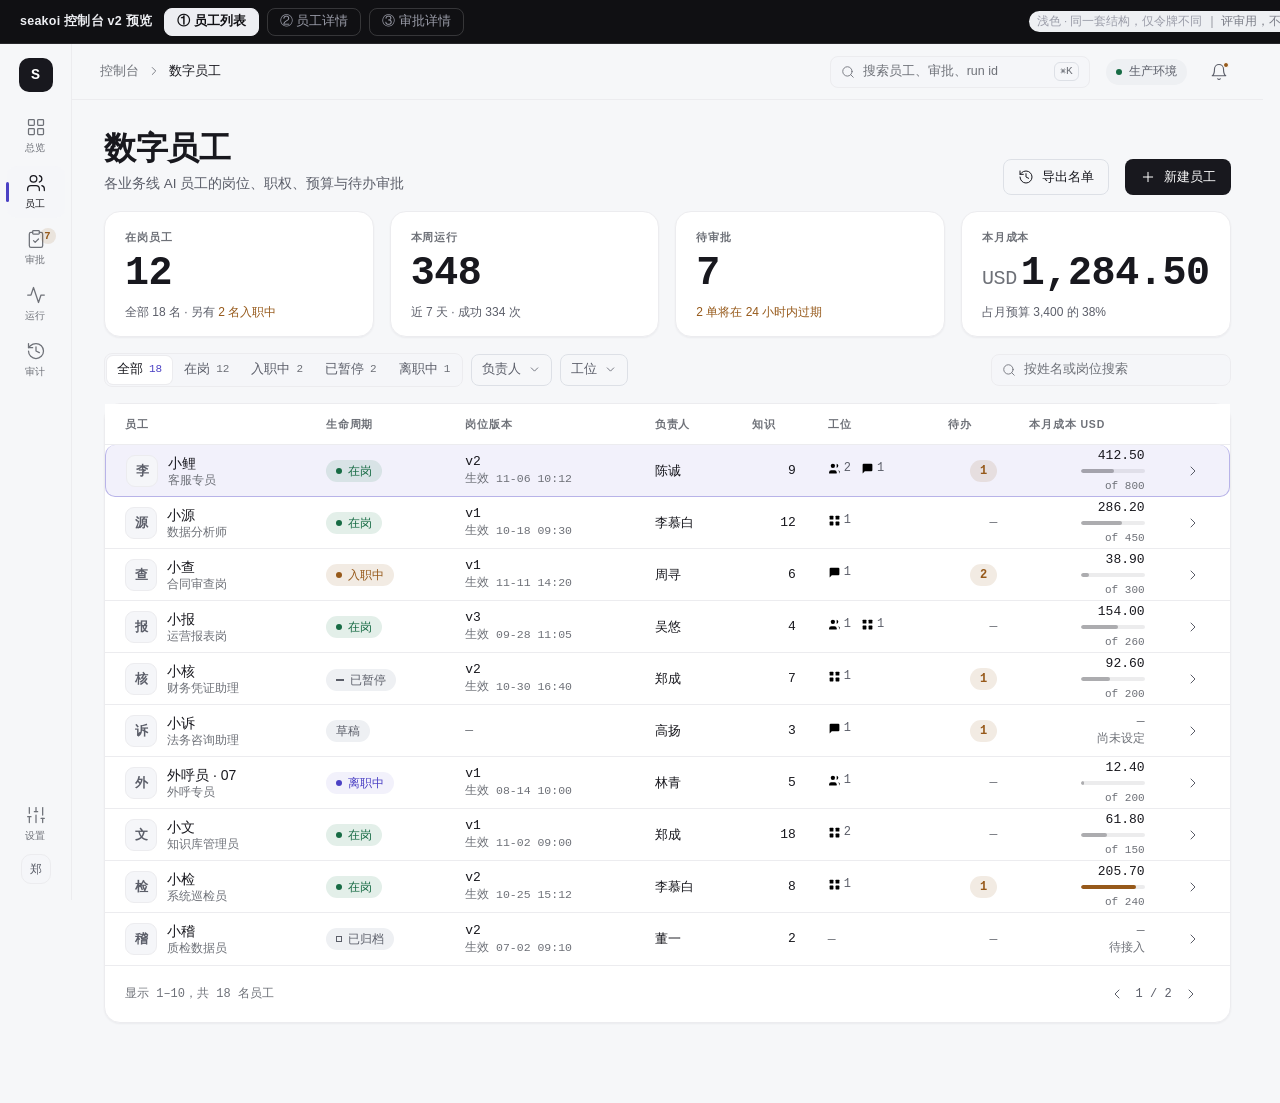
<file: docs/product/design/console-v2/mockup-light.html>
<!DOCTYPE html>
<html lang="zh-CN" data-theme="light">
<head>
<meta charset="UTF-8">
<meta name="viewport" content="width=1440">
<title>seakoi 数字员工控制台 v2 · 浅色高保真（同一套令牌命名）</title>
<style>
/* ============================================================
   THEME TOKENS — 唯一深浅两版差异所在（light 版只替换本块）
   ============================================================ */
:root{
    /*THEME-BEGIN*/
  --bg:#F6F7F9;            /* 画布 */
  --card:#FFFFFF;          /* 外层卡片 */
  --surface:#F5F6F9;       /* 内嵌面板 */
  --surface-2:#EEF0F3;     /* 面板上的 hover/块 */
  --hairline:#ECECEF;                 /* 默认线：卡边/表格水平线 */
  --border:#DDE0E6;                   /* 需要被看见的线：描边按钮/输入框 */
  --fg:#18181E;
  --fg-2:#5B5E69;
  --fg-3:#6E7178;          /* 微标签 */
  --accent:#4B41C4;
  --accent-soft:rgba(75,65,196,.07);
  --accent-border:rgba(75,65,196,.35);
  --primary:#18181E; --primary-fg:#FFFFFF; --primary-hov:#26262E;
  --danger:#BF333D; --danger-soft:rgba(191,51,61,.12); --danger-hov:rgba(191,51,61,.16);
  --warning:#96591A; --warning-soft:rgba(150,89,26,.12);
  --success:#176B44; --success-soft:rgba(28,123,78,.12);
  --nt-fg:#5B5E69; --nt-bg:#EEF0F3;
  --hover:rgba(24,24,30,.035);
  --bar:rgba(24,24,30,.08); --bar-fill:rgba(24,24,30,.30);
  --shadow:0 1px 2px rgba(23,25,35,.05);
  --ambient:none;
  --theme-label:"浅色 · 同一套结构，仅令牌不同";
  /*THEME-END*/
  --r-lg:16px; --r-md:10px; --r-sm:8px;
  --sans:'Inter Variable','Inter',-apple-system,BlinkMacSystemFont,'Segoe UI','PingFang SC','Hiragino Sans GB','Microsoft YaHei',sans-serif;
  --mono:'JetBrains Mono Variable','JetBrains Mono',ui-monospace,SFMono-Regular,Menlo,Consolas,monospace;
}

*{box-sizing:border-box;margin:0;padding:0}
html{-webkit-font-smoothing:antialiased;text-size-adjust:100%}
body{min-width:1440px;background:var(--bg);color:var(--fg);font:400 14px/1.55 var(--sans)}
body::before{content:"";position:fixed;inset:0;background:var(--ambient);pointer-events:none;z-index:0}
button{font-family:inherit;color:inherit;background:none;border:none;cursor:pointer}
a{color:inherit;text-decoration:none}
::selection{background:var(--accent-soft)}
::-webkit-scrollbar{width:10px;height:10px}
::-webkit-scrollbar-thumb{background:var(--border);border-radius:99px;border:3px solid var(--bg)}
::-webkit-scrollbar-track{background:transparent}
:focus-visible{outline:none;box-shadow:0 0 0 2px var(--bg),0 0 0 4px var(--accent-border)!important}
@media (prefers-reduced-motion:reduce){*{transition:none!important;animation:none!important}}

.mono{font-family:var(--mono);font-variant-numeric:tabular-nums}
.micro{font-size:10.5px;font-weight:600;letter-spacing:.08em;text-transform:uppercase;color:var(--fg-3);line-height:14px}
.muted{color:var(--fg-2)} .faint{color:var(--fg-3)} .r{text-align:right}
.sub{font-size:13.5px;color:var(--fg-2);margin-top:6px}
.i{width:16px;height:16px;stroke:currentColor;stroke-width:1.5;fill:none;stroke-linecap:round;stroke-linejoin:round;flex:none}
.i18{width:18px;height:18px}.i20{width:20px;height:20px}

/* ---------- 评审切换条（不属于设计） ---------- */
.rev{position:sticky;top:0;z-index:70;height:44px;display:flex;align-items:center;gap:8px;padding:0 20px;
     background:#101013;border-bottom:1px solid rgba(255,255,255,.1);color:#C9CAD1}
.rev b{font-size:12.5px;font-weight:600;letter-spacing:.02em;margin-right:4px;color:#EDEEF2}
.rev button{height:28px;padding:0 12px;border-radius:8px;border:1px solid rgba(255,255,255,.16);
     background:transparent;color:#9A9CA8;font-size:12.5px;transition:background .12s,color .12s}
.rev button[aria-pressed="true"]{background:#EDEEF2;color:#101013;font-weight:600;border-color:#EDEEF2}
.rev .tag{margin-left:auto;font-size:11.5px;color:#7C7E88}
.rev .tag em{font-style:normal;color:#9A9CA8}

/* ---------- 外壳 ---------- */
.shell{display:flex;position:relative;z-index:1}
.rail{position:sticky;top:44px;align-self:flex-start;width:72px;height:calc(100vh - 44px);
      border-right:1px solid var(--hairline);display:flex;flex-direction:column;align-items:center;padding:14px 0 16px;gap:4px;background:var(--bg)}
.logo{width:34px;height:34px;border-radius:10px;background:var(--primary);color:var(--primary-fg);
      display:flex;align-items:center;justify-content:center;font:700 15px/1 var(--mono);margin-bottom:14px}
.nav{width:58px;height:52px;border-radius:10px;display:flex;flex-direction:column;align-items:center;justify-content:center;gap:3px;
     color:var(--fg-3);position:relative;transition:background .12s,color .12s}
.nav span{font-size:10px;letter-spacing:.02em}
.nav:hover{color:var(--fg);background:var(--hover)}
.nav.on{background:var(--surface);color:var(--fg)}
.nav.on::after{content:"";position:absolute;left:-1px;top:50%;transform:translateY(-50%);width:3px;height:20px;border-radius:99px;background:var(--accent)}
.nav .bdg{position:absolute;top:6px;right:9px;min-width:16px;height:16px;padding:0 4px;border-radius:99px;background:var(--warning-soft);
     color:var(--warning);font:600 10.5px/16px var(--mono);text-align:center}
.rail .sp{flex:1}
.rail .me{width:30px;height:30px;border-radius:10px;background:var(--surface);border:1px solid var(--hairline);
     display:flex;align-items:center;justify-content:center;font-size:12px;color:var(--fg-2)}

.topbar{position:sticky;top:44px;z-index:50;height:56px;display:flex;align-items:center;gap:16px;padding:0 28px;
        border-bottom:1px solid var(--hairline);background:var(--bg)}
.crumb{font-size:13px;color:var(--fg-3);display:flex;align-items:center;gap:8px}
.crumb b{font-weight:500;color:var(--fg)}
.topbar .sp{flex:1}
.sk{width:260px;height:32px;border-radius:8px;border:1px solid var(--hairline);background:var(--surface);
    display:flex;align-items:center;gap:8px;padding:0 10px;color:var(--fg-3);font-size:12.5px}
.sk .k{margin-left:auto;font:500 11px/1 var(--mono);border:1px solid var(--border);border-radius:6px;padding:3px 5px;color:var(--fg-3)}
.chip{height:26px;display:inline-flex;align-items:center;gap:7px;padding:0 10px;border-radius:99px;
      background:var(--nt-bg);color:var(--nt-fg);font-size:12px;font-weight:500}
.ico-g{width:32px;height:32px;border-radius:8px;display:flex;align-items:center;justify-content:center;color:var(--fg-2);transition:background .12s,color .12s;position:relative}
.ico-g:hover{background:var(--hover);color:var(--fg)}
.ico-g .pd{position:absolute;top:6px;right:6px;width:6px;height:6px;border-radius:99px;background:var(--warning);border:1px solid var(--card)}

.page{max-width:1356px;margin:0 auto;padding:28px 32px 80px;display:flex;flex-direction:column;gap:16px}
.phead{display:flex;align-items:flex-end;gap:16px}
.phead .h1{font-size:32px;line-height:40px;font-weight:600;letter-spacing:-.01em}
.phead .sp{flex:1}

/* ---------- 卡片 / 面板 ---------- */
.card{background:var(--card);border:1px solid var(--hairline);border-radius:var(--r-lg);box-shadow:var(--shadow)}
.panel{background:var(--surface);border-radius:var(--r-md)}
.rule{border-top:1px solid var(--hairline)}
.card-hd{display:flex;align-items:center;gap:12px;padding:16px 20px}
.card-hd .t{font-size:15px;font-weight:600;line-height:22px}
.card-hd .c{font:500 12px/1 var(--mono);color:var(--fg-3);padding:4px 8px;border-radius:6px;background:var(--surface)}
.card-hd .sp{flex:1}

/* ---------- 按钮 ---------- */
.b{height:36px;padding:0 14px;border-radius:8px;font-size:13px;font-weight:500;display:inline-flex;align-items:center;
   gap:8px;border:1px solid transparent;cursor:pointer;white-space:nowrap;transition:background .12s,color .12s,border-color .12s}
.b.pri{background:var(--primary);color:var(--primary-fg)}
.b.pri:hover{background:var(--primary-hov)}
.b.out{border-color:var(--border);color:var(--fg)}
.b.out:hover{background:var(--hover)}
.b.gh{color:var(--fg-2)}
.b.gh:hover{background:var(--hover);color:var(--fg)}
.b.dgs{background:var(--danger-soft);color:var(--danger)}
.b.dgs:hover{background:var(--danger-hov)}
.b.sm{height:32px;padding:0 10px;font-size:12.5px}
.b.ic{width:32px;padding:0;justify-content:center;color:var(--fg-2)}
.b.ic:hover{background:var(--hover);color:var(--fg)}

/* ---------- 药丸 ---------- */
.pill{display:inline-flex;align-items:center;gap:6px;padding:2px 10px;border-radius:999px;font-size:12px;font-weight:500;line-height:18px;white-space:nowrap}
.pill .dot{width:6px;height:6px;border-radius:999px;background:currentColor;flex:none}
.pill.ok{background:var(--success-soft);color:var(--success)}
.pill.wr{background:var(--warning-soft);color:var(--warning)}
.pill.dg{background:var(--danger-soft);color:var(--danger)}
.pill.nt{background:var(--nt-bg);color:var(--nt-fg)}
.pill.ac{background:var(--accent-soft);color:var(--accent)}
.pill.dash{border:1px dashed var(--border);color:var(--fg-2);padding:1px 9px}
.pill.slash .dot{border-radius:0;width:8px;height:1.5px;background:currentColor}

/* ---------- KPI ---------- */
.kpis{display:grid;grid-template-columns:repeat(4,1fr);gap:16px}
.kpi{padding:18px 20px 16px;display:flex;flex-direction:column;gap:10px;min-height:118px}
.kpi .v{font:600 40px/1 var(--mono);font-variant-numeric:tabular-nums;letter-spacing:-.01em}
.kpi .v .u{font-size:20px;color:var(--fg-3);font-weight:500;margin-right:4px}
.kpi .n{font-size:12px;color:var(--fg-2);line-height:16px}
.kpi .n em{font-style:normal;color:var(--warning)}
.kpis.sm .kpi{min-height:0;padding:14px 16px;gap:8px}
.kpis.sm .kpi .v{font-size:32px}

/* ---------- 筛选条 / 段控件 ---------- */
.fbar{display:flex;align-items:center;gap:8px}
.fbar .sp{flex:1}
.seg{display:inline-flex;background:var(--surface);border:1px solid var(--hairline);border-radius:8px;padding:2px;gap:2px}
.seg button{height:28px;padding:0 10px;border-radius:6px;font-size:12.5px;color:var(--fg-2);display:inline-flex;align-items:center;gap:6px;transition:background .12s,color .12s}
.seg button em{font-style:normal;font:500 11px/1 var(--mono);color:var(--fg-3)}
.seg button:hover{color:var(--fg)}
.seg button[aria-pressed="true"]{background:var(--card);color:var(--fg);font-weight:500;box-shadow:0 0 0 1px var(--hairline)}
.seg button[aria-pressed="true"] em{color:var(--accent)}
.fsel{height:32px;padding:0 10px;border-radius:8px;border:1px solid var(--border);color:var(--fg-2);font-size:12.5px;
      display:inline-flex;align-items:center;gap:7px;background:transparent}
.fsel:hover{color:var(--fg);background:var(--hover)}
.fsearch{height:32px;width:240px;border-radius:8px;border:1px solid var(--hairline);background:var(--surface);
      display:flex;align-items:center;gap:8px;padding:0 10px;color:var(--fg-3);font-size:12.5px}

/* ---------- 表格 ---------- */
.tblwrap{overflow-x:auto}
table.tbl{width:100%;border-collapse:separate;border-spacing:0}
.tbl th{font-size:10.5px;font-weight:600;letter-spacing:.08em;text-transform:uppercase;color:var(--fg-3);text-align:left;
        padding:12px 16px;height:40px;border-bottom:1px solid var(--hairline);position:sticky;background:var(--card)}
.tbl th:first-child{padding-left:20px}.tbl th:last-child{padding-right:20px}
.tbl td{height:52px;padding:0 16px;border-bottom:1px solid var(--hairline);font-size:13px;vertical-align:middle;background:transparent}
.tbl td:first-child{padding-left:20px}.tbl td:last-child{padding-right:20px}
.tbl tbody tr:last-child td{border-bottom:none}
.tbl tbody tr{cursor:pointer}
.tbl tbody tr:hover td{background:var(--hover)}
.tbl tbody tr.sel td{background:var(--accent-soft);border-top-color:var(--accent-border);border-bottom-color:var(--accent-border)}
.tbl tbody tr.sel td:first-child{border-left:1px solid var(--accent-border);border-radius:10px 0 0 10px}
.tbl tbody tr.sel td:last-child{border-right:1px solid var(--accent-border);border-radius:0 10px 10px 0}
.who{display:flex;align-items:center;gap:10px}
.ava{width:32px;height:32px;border-radius:9px;background:var(--surface);border:1px solid var(--hairline);
     display:flex;align-items:center;justify-content:center;font-size:13px;font-weight:600;color:var(--fg-2);flex:none}
.ava.lg{width:56px;height:56px;border-radius:12px;font-size:22px;font-weight:600}
.who .nm{font-size:14px;font-weight:500;line-height:18px}
.who .rl{font-size:12px;color:var(--fg-3);line-height:15px;margin-top:1px}
.cellv{display:flex;flex-direction:column;gap:1px;line-height:16px}
.cellv b{font:500 13px/16px var(--mono)}
.cellv span{font-size:11.5px;color:var(--fg-3);font-family:var(--mono)}
.seats{display:inline-flex;gap:10px;align-items:center;color:var(--fg-2)}
.seats span{display:inline-flex;gap:3px;align-items:center;font:500 12px/1 var(--mono)}
.seats svg{width:13px;height:13px}
.money{display:flex;flex-direction:column;align-items:flex-end;gap:5px;line-height:16px}
.money b{font:500 13px/16px var(--mono)}
.money .bt{width:64px;height:4px;border-radius:99px;background:var(--bar);overflow:hidden}
.money .bt i{display:block;height:100%;border-radius:99px;background:var(--bar-fill)}
.money .bt i.wr{background:var(--warning)}
.money .bt i.dg{background:var(--danger)}
.money span{font-size:11px;color:var(--fg-3);font-family:var(--mono)}
.pfoot{display:flex;align-items:center;padding:12px 20px}
.pfoot .sp{flex:1}
.pfoot .txt{font-size:12px;color:var(--fg-3);font-family:var(--mono)}

/* ---------- 复制 ID ---------- */
.cp{position:relative;display:inline-flex;align-items:center;gap:2px;font:12.5px/1 var(--mono);color:var(--fg-2)}
.cp .cc{width:20px;height:20px;border-radius:6px;display:inline-flex;align-items:center;justify-content:center;
        opacity:0;color:var(--fg-3);transition:opacity .12s;background:transparent}
.cp:hover .cc,.cp:focus-within .cc{opacity:1}
.cp .cc:hover{background:var(--surface-2);color:var(--fg)}
.cp.copied .cc{opacity:1;color:var(--success)}
.cp .tp{position:absolute;bottom:calc(100% + 6px);left:50%;transform:translateX(-50%);background:var(--surface-2);
        border:1px solid var(--hairline);color:var(--fg);font:400 11.5px/1 var(--sans);padding:5px 8px;border-radius:6px;
        white-space:nowrap;opacity:0;pointer-events:none;transition:opacity .15s}
.cp.copied .tp{opacity:1}

/* ---------- Tabs ---------- */
.tabs{display:flex;gap:24px;border-bottom:1px solid var(--hairline)}
.tabs button{height:40px;font-size:13px;font-weight:500;color:var(--fg-2);position:relative;border:none;background:none;cursor:pointer}
.tabs button em{font-style:normal;font:500 11px/1 var(--mono);color:var(--fg-3);margin-left:5px}
.tabs button:hover{color:var(--fg)}
.tabs button[aria-selected="true"]{color:var(--fg);font-weight:600}
.tabs button[aria-selected="true"]::after{content:"";position:absolute;left:0;right:0;bottom:-1px;height:2px;background:var(--accent);border-radius:2px}

/* ---------- 身份横幅 ---------- */
.idn{display:flex;align-items:flex-start;gap:18px;padding:22px 24px}
.idn .nm{font-size:32px;font-weight:600;letter-spacing:-.01em;display:flex;align-items:center;gap:12px}
.idn .meta{font-size:12px;color:var(--fg-2);font-family:var(--mono);margin-top:8px;display:flex;gap:6px;align-items:center;flex-wrap:wrap}
.idn .meta i{font-style:normal;color:var(--fg-3)}
.idn .sp{flex:1}
.idn .acts{display:flex;gap:8px;align-items:center;padding-top:6px}
.idmeta{display:flex;gap:40px;padding:14px 24px}
.idmeta .g{display:flex;flex-direction:column;gap:5px}
.idmeta .g b{font:500 13.5px/18px var(--mono);font-weight:500}
.idmeta .g b .u{color:var(--fg-3);font-size:11.5px;margin-left:3px}

/* ---------- 布局两栏 ---------- */
.split{display:grid;grid-template-columns:minmax(0,1fr) 340px;gap:16px;align-items:start}
.split.q{grid-template-columns:380px minmax(0,1fr)}
.col{display:flex;flex-direction:column;gap:16px;min-width:0}

/* ---------- Trace ---------- */
.runhd{display:flex;align-items:center;gap:10px;padding:14px 20px;border-bottom:1px solid var(--hairline)}
.runhd .rm{font-size:11.5px;color:var(--fg-3);display:flex;gap:6px;align-items:center}
.runhd .sp{flex:1}
.runhd .dur{font:500 12.5px/1 var(--mono);color:var(--fg-2)}
.steps{padding:6px 12px 10px}
.st{display:flex;align-items:center;gap:10px;height:36px;padding:0 8px;border-radius:8px}
.st:hover{background:var(--hover)}
.st .d{width:7px;height:7px;border-radius:99px;flex:none}
.st .nm{font-size:13px;white-space:nowrap;overflow:hidden;text-overflow:ellipsis}
.st .nm b{font-weight:500}
.st .sp{flex:1}
.st .dur{font:400 12px/1 var(--mono);color:var(--fg-3)}
.st .cost{font:500 11.5px/1 var(--mono);color:var(--fg-2);padding:3px 7px;border-radius:6px;background:var(--surface)}
.st.fail{background:var(--danger-soft)}
.st.fail .d{background:var(--danger)}
.st.fail .nm{color:var(--danger)}
.st.fail .dur,.st.fail .cost{color:var(--danger)}
.kids{margin:0 0 4px 14px;border-left:1px solid var(--hairline);padding-left:14px;margin-left:18px}
.st .xc{width:22px;height:22px;border-radius:6px;display:inline-flex;align-items:center;justify-content:center;color:var(--fg-3);flex:none}
.st .xc:hover{background:var(--surface-2);color:var(--fg)}
.st .xc svg{transition:transform .12s}
.st.open .xc svg{transform:rotate(90deg)}
.sdet{margin:2px 0 8px 18px;padding:12px 16px;display:grid;grid-template-columns:auto 1fr;gap:7px 24px}
.sdet dt{font-size:12px;color:var(--fg-3)}
.sdet dd{font:400 12.5px/18px var(--mono);color:var(--fg-2);text-align:right}
.rfoot{display:flex;gap:16px;align-items:center;padding:10px 20px;border-top:1px solid var(--hairline)}
.rfoot .lg{font-size:11.5px;color:var(--fg-3);display:flex;gap:6px;align-items:center}
.err{margin:4px 12px 12px;padding:12px 14px;display:flex;gap:10px;border-radius:10px;background:var(--danger-soft);align-items:flex-start}
.err svg{color:var(--danger);flex:none;margin-top:2px}
.err p{font-size:13px;line-height:19px;color:var(--fg)}
.err p i{font-style:normal;color:var(--fg-2);font-size:12px;display:block;margin-top:3px}

/* ---------- 清单行（职权/审计等） ---------- */
.rows{padding:6px 8px 10px}
.rw{display:flex;align-items:center;gap:10px;padding:9px 12px;border-radius:8px}
.rw:hover{background:var(--hover)}
.rw .t{font-size:13px;font-weight:500;line-height:18px}
.rw .s{font-size:11.5px;color:var(--fg-3);line-height:16px;margin-top:1px}
.rw .sp{flex:1}
.rw .exp{font:400 11.5px/1 var(--mono);color:var(--fg-3);text-align:right;white-space:nowrap}
.rw .exp.wr{color:var(--warning)}
.tag{font-size:11.5px;font-weight:500;padding:2px 8px;border-radius:99px;background:var(--nt-bg);color:var(--nt-fg);white-space:nowrap}
.tag.wr{background:var(--warning-soft);color:var(--warning)}
.tag.ac{background:var(--accent-soft);color:var(--accent)}
.kchips{display:flex;flex-wrap:wrap;gap:7px;padding:4px 12px 14px}
.kchip{font-size:12px;color:var(--fg-2);padding:3px 10px;border-radius:8px;border:1px solid var(--hairline);background:transparent}
.kchip:hover{border-color:var(--border);color:var(--fg)}

/* ---------- 预算条 ---------- */
.buds{padding:14px 20px 18px;display:flex;flex-direction:column;gap:14px}
.bud .l{display:flex;align-items:baseline;gap:8px;margin-bottom:7px}
.bud .l b{font:500 12.5px/1 var(--mono);margin-left:auto}
.blk{display:flex;gap:3px}
.blk i{height:10px;flex:1;border-radius:2.5px;background:var(--surface-2)}
.blk i.on{background:var(--fg-3)}
.blk i.wr{background:var(--warning)}

/* ---------- 审批 ---------- */
.ahd .tags{display:flex;gap:8px;align-items:center;margin-top:10px}
.qrow{display:flex;flex-direction:column;gap:4px;padding:11px 14px;border-radius:10px;margin:0 8px;
      border:1px solid transparent;cursor:pointer;position:relative}
.qrow+.qrow{border-top:1px solid var(--hairline);border-radius:10px;margin-top:2px}
.qrow:hover{background:var(--hover)}
.qrow.sel{background:var(--accent-soft);border-color:var(--accent-border)}
.qrow .l1{display:flex;align-items:center;gap:8px;font-size:13px;font-weight:500}
.qrow .l1 .sp{flex:1}
.qrow .l2{display:flex;align-items:center;gap:8px;font-size:11.5px;color:var(--fg-3)}
.qrow .l2 .sp{flex:1}
.qrow .l2 .idp{font-family:var(--mono)}
.qrow .l2 .left{font-family:var(--mono);font-size:11.5px;color:var(--fg-2)}
.qrow .l2 .left.wr{color:var(--warning)}.qrow .l2 .left.dg{color:var(--danger)}
.sec{padding:18px 24px}
.sec+.sec{border-top:1px solid var(--hairline)}
.dl{display:grid;grid-template-columns:92px minmax(0,1fr);gap:10px 18px;margin-top:14px}
.dl dt{font-size:13px;color:var(--fg-3)}
.dl dd{font-size:13px;line-height:20px}
.dl dd .mono{font-size:12.5px}
.diffto{display:flex;align-items:center;gap:10px;margin-top:12px;flex-wrap:wrap}
.diffto .box{border:1px solid var(--hairline);border-radius:10px;background:var(--surface);padding:10px 14px;display:flex;flex-direction:column;gap:4px;min-width:200px}
.diffto .box .a{font-size:12px;color:var(--fg-3)}
.diffto .box .b{font-size:13px;font-weight:500;display:flex;gap:8px;align-items:center}
.diffto svg{color:var(--fg-3);flex:none}
.quote{margin-top:12px;padding:14px 16px;border-radius:10px;font-size:13.5px;line-height:21px;color:var(--fg)}
.riskl{margin-top:12px;display:flex;flex-direction:column;gap:9px}
.riskl li{display:flex;gap:9px;font-size:13px;color:var(--fg-2);list-style:none;align-items:flex-start}
.riskl li .i{margin-top:3px;color:var(--fg-3)}
.empty{margin:14px 24px 4px;padding:26px 20px;display:flex;flex-direction:column;align-items:center;gap:8px;text-align:center;border-radius:10px;background:var(--surface)}
.empty .ic{width:38px;height:38px;border-radius:50%;background:var(--surface-2);display:flex;align-items:center;justify-content:center;color:var(--fg-3);margin-bottom:2px}
.empty .t{font-size:13.5px;font-weight:500}
.empty .s{font-size:12.5px;color:var(--fg-3);max-width:340px}
.dec{display:flex;align-items:center;gap:8px;margin-top:14px}
.dec .sp{flex:1}
textarea.ta{width:100%;margin-top:12px;height:76px;resize:none;border-radius:10px;border:1px solid var(--border);
   background:var(--surface);color:var(--fg);padding:11px 14px;font:400 13px/19px var(--sans)}
textarea.ta::placeholder{color:var(--fg-3)}
textarea.ta:focus{outline:none;box-shadow:0 0 0 3px var(--accent-soft);border-color:var(--accent-border)}
.note{font-size:12.5px;color:var(--fg-2);margin-top:12px;line-height:18px}
.note b{color:var(--fg);font-weight:500}
</style>
</head>
<body>

<!-- 图标定义（Lucide 风格，1.5px 描边） -->
<svg width="0" height="0" style="position:absolute" aria-hidden="true">
<defs>
<symbol id="i-grid" viewBox="0 0 24 24"><rect x="3" y="3" width="7" height="7" rx="1"/><rect x="14" y="3" width="7" height="7" rx="1"/><rect x="3" y="14" width="7" height="7" rx="1"/><rect x="14" y="14" width="7" height="7" rx="1"/></symbol>
<symbol id="i-users" viewBox="0 0 24 24"><path d="M16 21v-2a4 4 0 0 0-4-4H6a4 4 0 0 0-4 4v2"/><circle cx="9" cy="7" r="4"/><path d="M22 21v-2a4 4 0 0 0-3-3.87"/><path d="M16 3.13a4 4 0 0 1 0 7.75"/></symbol>
<symbol id="i-clip" viewBox="0 0 24 24"><rect x="8" y="2" width="8" height="4" rx="1"/><path d="M16 4h2a2 2 0 0 1 2 2v14a2 2 0 0 1-2 2H6a2 2 0 0 1-2-2V6a2 2 0 0 1 2-2h2"/><path d="m9 14 2 2 4-4"/></symbol>
<symbol id="i-act" viewBox="0 0 24 24"><path d="M22 12h-4l-3 9L9 3l-3 9H2"/></symbol>
<symbol id="i-hist" viewBox="0 0 24 24"><path d="M3 12a9 9 0 1 0 9-9 9.75 9.75 0 0 0-6.74 2.74L3 8"/><path d="M3 3v5h5"/><path d="M12 7v5l4 2"/></symbol>
<symbol id="i-cfg" viewBox="0 0 24 24"><line x1="4" x2="4" y1="21" y2="14"/><line x1="4" x2="4" y1="10" y2="3"/><line x1="12" x2="12" y1="21" y2="12"/><line x1="12" x2="12" y1="8" y2="3"/><line x1="20" x2="20" y1="21" y2="16"/><line x1="20" x2="20" y1="12" y2="3"/><line x1="2" x2="6" y1="14" y2="14"/><line x1="10" x2="14" y1="8" y2="8"/><line x1="18" x2="22" y1="16" y2="16"/></symbol>
<symbol id="i-search" viewBox="0 0 24 24"><circle cx="11" cy="11" r="8"/><path d="m21 21-4.3-4.3"/></symbol>
<symbol id="i-plus" viewBox="0 0 24 24"><path d="M5 12h14"/><path d="M12 5v14"/></symbol>
<symbol id="i-chev-d" viewBox="0 0 24 24"><path d="m6 9 6 6 6-6"/></symbol>
<symbol id="i-chev-r" viewBox="0 0 24 24"><path d="m9 18 6-6-6-6"/></symbol>
<symbol id="i-chev-l" viewBox="0 0 24 24"><path d="m15 18-6-6 6-6"/></symbol>
<symbol id="i-copy" viewBox="0 0 24 24"><rect width="14" height="14" x="8" y="8" rx="2"/><path d="M4 16c-1.1 0-2-.9-2-2V4c0-1.1.9-2 2-2h10c1.1 0 2 .9 2 2"/></symbol>
<symbol id="i-check" viewBox="0 0 24 24"><path d="M20 6 9 17l-5-5"/></symbol>
<symbol id="i-alert" viewBox="0 0 24 24"><path d="m21.73 18-8-14a2 2 0 0 0-3.48 0l-8 14A2 2 0 0 0 4 21h16a2 2 0 0 0 1.73-3Z"/><path d="M12 9v4"/><path d="M12 17h.01"/></symbol>
<symbol id="i-clock" viewBox="0 0 24 24"><circle cx="12" cy="12" r="10"/><polyline points="12 6 12 12 16 14"/></symbol>
<symbol id="i-msg" viewBox="0 0 24 24"><path d="M21 15a2 2 0 0 1-2 2H7l-4 4V5a2 2 0 0 1 2-2h14a2 2 0 0 1 2 2z"/></symbol>
<symbol id="i-book" viewBox="0 0 24 24"><path d="M2 3h6a4 4 0 0 1 4 4v14a3 3 0 0 0-3-3H2z"/><path d="M22 3h-6a4 4 0 0 0-4 4v14a3 3 0 0 1 3-3h7z"/></symbol>
<symbol id="i-pause" viewBox="0 0 24 24"><rect x="14" y="4" width="4" height="16" rx="1"/><rect x="6" y="4" width="4" height="16" rx="1"/></symbol>
<symbol id="i-refresh" viewBox="0 0 24 24"><path d="M3 12a9 9 0 0 1 9-9 9.75 9.75 0 0 1 6.36 2.64L21 8"/><path d="M21 3v5h-5"/><path d="M21 12a9 9 0 0 1-9 9 9.75 9.75 0 0 1-6.36-2.64L3 16"/><path d="M8 16H3v5"/></symbol>
<symbol id="i-more" viewBox="0 0 24 24"><circle cx="12" cy="12" r="1"/><circle cx="19" cy="12" r="1"/><circle cx="5" cy="12" r="1"/></symbol>
<symbol id="i-send" viewBox="0 0 24 24"><path d="M22 2 11 13"/><polygon points="22 2 15 22 11 13 2 9 22 2"/></symbol>
<symbol id="i-arrow-r" viewBox="0 0 24 24"><path d="M5 12h14"/><path d="m12 5 7 7-7 7"/></symbol>
<symbol id="i-shield" viewBox="0 0 24 24"><path d="M20 13c0 5-3.5 7.5-7.66 8.95a1 1 0 0 1-.67-.01C7.5 20.5 4 18 4 13V6a1 1 0 0 1 1-1c2 0 4.5-1.2 6.24-2.72a1.17 1.17 0 0 1 1.52 0C14.51 3.81 17 5 19 5a1 1 0 0 1 1 1z"/></symbol>
<symbol id="i-zap" viewBox="0 0 24 24"><polygon points="13 2 3 14 12 14 11 22 21 10 12 10 13 2"/></symbol>
<symbol id="i-bell" viewBox="0 0 24 24"><path d="M6 8a6 6 0 0 1 12 0c0 7 3 9 3 9H3s3-2 3-9"/><path d="M10.3 21a1.94 1.94 0 0 0 3.4 0"/></symbol>
<symbol id="i-inbox" viewBox="0 0 24 24"><polyline points="22 12 16 12 14 15 10 15 8 12 2 12"/><path d="M5.45 5.11 2 12v6a2 2 0 0 0 2 2h16a2 2 0 0 0 2-2v-6l-3.45-6.89A2 2 0 0 0 16.76 4H7.24a2 2 0 0 0-1.79 1.11z"/></symbol>
<symbol id="i-x" viewBox="0 0 24 24"><path d="M18 6 6 18"/><path d="m6 6 12 12"/></symbol>
</defs>
</svg>

<!-- 评审切换条 -->
<nav class="rev">
  <b>seakoi 控制台 v2 预览</b>
  <button data-scr="list" aria-pressed="true">① 员工列表</button>
  <button data-scr="detail" aria-pressed="false">② 员工详情</button>
  <button data-scr="appr" aria-pressed="false">③ 审批详情</button>
  <span class="tag"><em id="themeTag">浅色 · 同一套结构，仅令牌不同</em> ｜ 评审用，不属于设计 ｜ 1440 宽最佳</span>
</nav>

<div class="shell">

  <!-- 自有外壳：窄导航 rail -->
  <aside class="rail">
    <div class="logo">S</div>
    <a class="nav"><svg class="i20 i"><use href="#i-grid"/></svg><span>总览</span></a>
    <a class="nav on"><svg class="i20 i"><use href="#i-users"/></svg><span>员工</span></a>
    <a class="nav"><svg class="i20 i"><use href="#i-clip"/></svg><span>审批</span><em class="bdg">7</em></a>
    <a class="nav"><svg class="i20 i"><use href="#i-act"/></svg><span>运行</span></a>
    <a class="nav"><svg class="i20 i"><use href="#i-hist"/></svg><span>审计</span></a>
    <div class="sp"></div>
    <a class="nav"><svg class="i20 i"><use href="#i-cfg"/></svg><span>设置</span></a>
    <div class="me">郑</div>
  </aside>

  <div class="main">

  <!-- ①员工列表 ─────────────────────────────── -->
  <section class="screen" id="scr-list">
    <header class="topbar">
      <div class="crumb">控制台 <svg class="i" style="width:14px;height:14px"><use href="#i-chev-r"/></svg> <b>数字员工</b></div>
      <div class="sp"></div>
      <div class="sk"><svg class="i" style="width:14px;height:14px"><use href="#i-search"/></svg>搜索员工、审批、run id<span class="k">⌘K</span></div>
      <span class="chip"><span class="pill ok" style="padding:0;background:none;color:var(--success)"><span class="dot"></span></span>生产环境</span>
      <button class="ico-g" aria-label="通知"><svg class="i18 i"><use href="#i-bell"/></svg><span class="pd"></span></button>
    </header>

    <div class="page">
      <div class="phead">
        <div>
          <h1 class="h1">数字员工</h1>
          <p class="sub">各业务线 AI 员工的岗位、职权、预算与待办审批</p>
        </div>
        <div class="sp"></div>
        <button class="b out"><svg class="i"><use href="#i-hist"/></svg>导出名单</button>
        <button class="b pri"><svg class="i"><use href="#i-plus"/></svg>新建员工</button>
      </div>

      <div class="kpis">
        <div class="card kpi"><div class="micro">在岗员工</div><div class="v">12</div><div class="n">全部 18 名 · 另有 <em>2 名入职中</em></div></div>
        <div class="card kpi"><div class="micro">本周运行</div><div class="v">348</div><div class="n">近 7 天 · 成功 334 次</div></div>
        <div class="card kpi"><div class="micro">待审批</div><div class="v">7</div><div class="n"><em>2 单将在 24 小时内过期</em></div></div>
        <div class="card kpi"><div class="micro">本月成本</div><div class="v"><span class="u">USD</span>1,284.50</div><div class="n">占月预算 3,400 的 38%</div></div>
      </div>

      <div class="fbar">
        <div class="seg" role="tablist" aria-label="按状态筛选">
          <button aria-pressed="true">全部 <em>18</em></button>
          <button aria-pressed="false">在岗 <em>12</em></button>
          <button aria-pressed="false">入职中 <em>2</em></button>
          <button aria-pressed="false">已暂停 <em>2</em></button>
          <button aria-pressed="false">离职中 <em>1</em></button>
        </div>
        <button class="fsel">负责人 <svg class="i" style="width:13px;height:13px"><use href="#i-chev-d"/></svg></button>
        <button class="fsel">工位 <svg class="i" style="width:13px;height:13px"><use href="#i-chev-d"/></svg></button>
        <div class="sp"></div>
        <div class="fsearch"><svg class="i" style="width:14px;height:14px"><use href="#i-search"/></svg>按姓名或岗位搜索</div>
      </div>

      <div class="card">
        <div class="tblwrap">
        <table class="tbl">
          <thead><tr>
            <th>员工</th><th>生命周期</th><th>岗位版本</th><th>负责人</th>
            <th class="r">知识</th><th>工位</th><th class="r">待办</th><th class="r">本月成本 <span style="text-transform:none">USD</span></th><th style="width:40px"></th>
          </tr></thead>
          <tbody>
            <tr class="sel">
              <td><div class="who"><span class="ava">李</span><div><div class="nm">小鲤</div><div class="rl">客服专员</div></div></div></td>
              <td><span class="pill ok"><span class="dot"></span>在岗</span></td>
              <td><div class="cellv"><b>v2</b><span>生效 11-06 10:12</span></div></td>
              <td>陈诚</td>
              <td class="r mono">9</td>
              <td><span class="seats"><span><svg><use href="#i-users"/></svg>2</span><span><svg><use href="#i-msg"/></svg>1</span></span></td>
              <td class="r"><span class="pill wr mono" style="font-weight:600">1</span></td>
              <td class="r"><div class="money"><b>412.50</b><span class="bt" style="display:inline-block"><i style="width:52%"></i></span><span>of 800</span></div></td>
              <td><button class="b ic" aria-label="查看小鲤"><svg class="i"><use href="#i-chev-r"/></svg></button></td>
            </tr>
            <tr>
              <td><div class="who"><span class="ava">源</span><div><div class="nm">小源</div><div class="rl">数据分析师</div></div></div></td>
              <td><span class="pill ok"><span class="dot"></span>在岗</span></td>
              <td><div class="cellv"><b>v1</b><span>生效 10-18 09:30</span></div></td>
              <td>李慕白</td>
              <td class="r mono">12</td>
              <td><span class="seats"><span><svg><use href="#i-grid"/></svg>1</span></span></td>
              <td class="r"><span class="faint mono">—</span></td>
              <td class="r"><div class="money"><b>286.20</b><span class="bt" style="display:inline-block"><i style="width:64%"></i></span><span>of 450</span></div></td>
              <td><button class="b ic" aria-label="查看小源"><svg class="i"><use href="#i-chev-r"/></svg></button></td>
            </tr>
            <tr>
              <td><div class="who"><span class="ava">查</span><div><div class="nm">小查</div><div class="rl">合同审查岗</div></div></div></td>
              <td><span class="pill wr"><span class="dot"></span>入职中</span></td>
              <td><div class="cellv"><b>v1</b><span>生效 11-11 14:20</span></div></td>
              <td>周寻</td>
              <td class="r mono">6</td>
              <td><span class="seats"><span><svg><use href="#i-msg"/></svg>1</span></span></td>
              <td class="r"><span class="pill wr mono" style="font-weight:600">2</span></td>
              <td class="r"><div class="money"><b>38.90</b><span class="bt" style="display:inline-block"><i style="width:13%"></i></span><span>of 300</span></div></td>
              <td><button class="b ic" aria-label="查看小查"><svg class="i"><use href="#i-chev-r"/></svg></button></td>
            </tr>
            <tr>
              <td><div class="who"><span class="ava">报</span><div><div class="nm">小报</div><div class="rl">运营报表岗</div></div></div></td>
              <td><span class="pill ok"><span class="dot"></span>在岗</span></td>
              <td><div class="cellv"><b>v3</b><span>生效 09-28 11:05</span></div></td>
              <td>吴悠</td>
              <td class="r mono">4</td>
              <td><span class="seats"><span><svg><use href="#i-users"/></svg>1</span><span><svg><use href="#i-grid"/></svg>1</span></span></td>
              <td class="r"><span class="faint mono">—</span></td>
              <td class="r"><div class="money"><b>154.00</b><span class="bt" style="display:inline-block"><i style="width:59%"></i></span><span>of 260</span></div></td>
              <td><button class="b ic" aria-label="查看小报"><svg class="i"><use href="#i-chev-r"/></svg></button></td>
            </tr>
            <tr>
              <td><div class="who"><span class="ava">核</span><div><div class="nm">小核</div><div class="rl">财务凭证助理</div></div></div></td>
              <td><span class="pill nt"><span class="dot" style="border-radius:0;width:8px;height:1.5px"></span>已暂停</span></td>
              <td><div class="cellv"><b>v2</b><span>生效 10-30 16:40</span></div></td>
              <td>郑成</td>
              <td class="r mono">7</td>
              <td><span class="seats"><span><svg><use href="#i-grid"/></svg>1</span></span></td>
              <td class="r"><span class="pill wr mono" style="font-weight:600">1</span></td>
              <td class="r"><div class="money"><b>92.60</b><span class="bt" style="display:inline-block"><i style="width:46%"></i></span><span>of 200</span></div></td>
              <td><button class="b ic" aria-label="查看小核"><svg class="i"><use href="#i-chev-r"/></svg></button></td>
            </tr>
            <tr>
              <td><div class="who"><span class="ava">诉</span><div><div class="nm">小诉</div><div class="rl">法务咨询助理</div></div></div></td>
              <td><span class="pill nt">草稿</span></td>
              <td><span class="faint mono">—</span></td>
              <td>高扬</td>
              <td class="r mono">3</td>
              <td><span class="seats"><span><svg><use href="#i-msg"/></svg>1</span></span></td>
              <td class="r"><span class="pill wr mono" style="font-weight:600">1</span></td>
              <td class="r"><div class="cellv" style="align-items:flex-end"><b class="faint">—</b><span>尚未设定</span></div></td>
              <td><button class="b ic" aria-label="查看小诉"><svg class="i"><use href="#i-chev-r"/></svg></button></td>
            </tr>
            <tr>
              <td><div class="who"><span class="ava">外</span><div><div class="nm">外呼员 · 07</div><div class="rl">外呼专员</div></div></div></td>
              <td><span class="pill ac"><span class="dot"></span>离职中</span></td>
              <td><div class="cellv"><b>v1</b><span>生效 08-14 10:00</span></div></td>
              <td>林青</td>
              <td class="r mono">5</td>
              <td><span class="seats"><span><svg><use href="#i-users"/></svg>1</span></span></td>
              <td class="r"><span class="faint mono">—</span></td>
              <td class="r"><div class="money"><b>12.40</b><span class="bt" style="display:inline-block"><i style="width:6%"></i></span><span>of 200</span></div></td>
              <td><button class="b ic" aria-label="查看外呼员 07"><svg class="i"><use href="#i-chev-r"/></svg></button></td>
            </tr>
            <tr>
              <td><div class="who"><span class="ava">文</span><div><div class="nm">小文</div><div class="rl">知识库管理员</div></div></div></td>
              <td><span class="pill ok"><span class="dot"></span>在岗</span></td>
              <td><div class="cellv"><b>v1</b><span>生效 11-02 09:00</span></div></td>
              <td>郑成</td>
              <td class="r mono">18</td>
              <td><span class="seats"><span><svg><use href="#i-grid"/></svg>2</span></span></td>
              <td class="r"><span class="faint mono">—</span></td>
              <td class="r"><div class="money"><b>61.80</b><span class="bt" style="display:inline-block"><i style="width:41%"></i></span><span>of 150</span></div></td>
              <td><button class="b ic" aria-label="查看小文"><svg class="i"><use href="#i-chev-r"/></svg></button></td>
            </tr>
            <tr>
              <td><div class="who"><span class="ava">检</span><div><div class="nm">小检</div><div class="rl">系统巡检员</div></div></div></td>
              <td><span class="pill ok"><span class="dot"></span>在岗</span></td>
              <td><div class="cellv"><b>v2</b><span>生效 10-25 15:12</span></div></td>
              <td>李慕白</td>
              <td class="r mono">8</td>
              <td><span class="seats"><span><svg><use href="#i-grid"/></svg>1</span></span></td>
              <td class="r"><span class="pill wr mono" style="font-weight:600">1</span></td>
              <td class="r"><div class="money"><b>205.70</b><span class="bt" style="display:inline-block"><i class="wr" style="width:86%"></i></span><span>of 240</span></div></td>
              <td><button class="b ic" aria-label="查看小检"><svg class="i"><use href="#i-chev-r"/></svg></button></td>
            </tr>
            <tr>
              <td><div class="who"><span class="ava">稽</span><div><div class="nm">小稽</div><div class="rl">质检数据员</div></div></div></td>
              <td><span class="pill nt"><span class="dot" style="border-radius:0;width:6px;height:6px;border:1.5px solid currentColor;background:none"></span>已归档</span></td>
              <td><div class="cellv"><b>v2</b><span>生效 07-02 09:10</span></div></td>
              <td>董一</td>
              <td class="r mono">2</td>
              <td><span class="faint mono">—</span></td>
              <td class="r"><span class="faint mono">—</span></td>
              <td class="r"><div class="cellv" style="align-items:flex-end"><b class="faint">—</b><span>待接入</span></div></td>
              <td><button class="b ic" aria-label="查看小稽"><svg class="i"><use href="#i-chev-r"/></svg></button></td>
            </tr>
          </tbody>
        </table>
        </div>
        <div class="rule"></div>
        <div class="pfoot"><span class="txt">显示 1–10，共 18 名员工</span><div class="sp"></div>
          <button class="b sm gh" aria-label="上一页"><svg class="i"><use href="#i-chev-l"/></svg></button>
          <span class="txt" style="color:var(--fg-2)">1 / 2</span>
          <button class="b sm gh" aria-label="下一页"><svg class="i"><use href="#i-chev-r"/></svg></button>
        </div>
      </div>
    </div>
  </section>

  <!-- ②员工详情（概览 + trace 片段） ─────────────────────────────── -->
  <section class="screen" id="scr-detail" hidden>
    <header class="topbar">
      <div class="crumb">控制台 <svg class="i" style="width:14px;height:14px"><use href="#i-chev-r"/></svg> 数字员工 <svg class="i" style="width:14px;height:14px"><use href="#i-chev-r"/></svg> <b>小鲤</b></div>
      <div class="sp"></div>
      <div class="sk"><svg class="i" style="width:14px;height:14px"><use href="#i-search"/></svg>搜索员工、审批、run id<span class="k">⌘K</span></div>
      <span class="chip"><span style="width:6px;height:6px;border-radius:99px;background:var(--success);display:inline-block"></span>生产环境</span>
      <button class="ico-g" aria-label="通知"><svg class="i18 i"><use href="#i-bell"/></svg><span class="pd"></span></button>
    </header>

    <div class="page">
      <!-- 身份横幅 -->
      <div class="card">
        <div class="idn">
          <span class="ava lg">鲤</span>
          <div>
            <div class="nm">小鲤 <span class="pill ok"><span class="dot"></span>在岗</span></div>
            <div class="meta">客服专员<i>·</i>v2<i>·</i>生效 11-06 10:12<i>·</i>负责人 陈诚<i>·</i>入职 08-21</div>
          </div>
          <div class="sp"></div>
          <div class="acts">
            <button class="b out"><svg class="i"><use href="#i-pause"/></svg>暂停岗位</button>
            <button class="b pri"><svg class="i"><use href="#i-plus"/></svg>发布新版本</button>
            <button class="b ic" aria-label="更多操作" style="border:1px solid transparent"><svg class="i"><use href="#i-more"/></svg></button>
          </div>
        </div>
        <div class="rule"></div>
        <div class="idmeta">
          <div class="g"><div class="micro">岗位版本</div><b>v2 <span class="u">当前</span></b></div>
          <div class="g"><div class="micro">工位</div><b>2 <span class="u">群聊</span> · 1 <span class="u">私聊</span></b></div>
          <div class="g"><div class="micro">知识范围</div><b>9 <span class="u">项</span></b></div>
          <div class="g"><div class="micro">日 token 上限</div><b>1.2M</b></div>
          <div class="g"><div class="micro">月预算</div><b>USD 800</b></div>
          <div class="g"><div class="micro">待办审批</div><b style="color:var(--warning)">1 <span class="u">单 · 约 5 小时后过期</span></b></div>
        </div>
      </div>

      <div class="tabs" style="margin-top:2px">
        <button aria-selected="true">概览</button>
        <button>任务<em>4</em></button>
        <button>运行<em>23</em></button>
        <button>审计</button>
      </div>

      <div class="split">
        <div class="col">
          <div class="kpis sm" style="grid-template-columns:repeat(4,1fr)">
            <div class="card kpi"><div class="micro">今日运行</div><div class="v">23</div></div>
            <div class="card kpi"><div class="micro">成功率</div><div class="v">91.3%</div></div>
            <div class="card kpi"><div class="micro">今日成本</div><div class="v"><span class="u">USD</span>18.42</div></div>
            <div class="card kpi"><div class="micro">平均耗时</div><div class="v">47s</div></div>
          </div>

          <!-- Run A：completed，展开 trace -->
          <div class="card">
            <div class="runhd">
              <span class="pill ok"><span class="dot"></span>已完成</span>
              <span class="cp" data-copy="rn_a19f3e0c8b247c2e" title="rn_a19f3e0c8b247c2e">rn_a19f…7c2e
                <button class="cc" aria-label="复制 run id"><svg class="i" style="width:13px;height:13px"><use href="#i-copy"/></svg></button>
                <span class="tp" role="status">已复制</span></span>
              <div class="sp"></div>
              <span class="rm">11-13 11:24<i>·</i>来源 群聊·客服一组</span>
              <span class="dur">47.3s</span>
              <span class="cost mono" style="font-size:12.5px;color:var(--fg-2)">USD 0.42</span>
              <span class="pill ok" style="font-size:11px">上游实测</span>
            </div>
            <div class="steps">
              <div class="st"><span class="d" style="background:var(--success)"></span><span class="nm">收到消息 <span class="muted">· 群聊·客服一组</span></span><span class="sp"></span><span class="dur">0.2s</span></div>
              <div class="st"><span class="d" style="background:var(--success)"></span><span class="nm">意图识别 <span class="muted">· 退换咨询</span></span><span class="sp"></span><span class="cost">USD 0.03</span><span class="dur">1.1s</span></div>
              <div class="st"><span class="d" style="background:var(--success)"></span><span class="nm">知识检索 <span class="muted">· 命中 2 项（售后政策、退换货流程）</span></span><span class="sp"></span><span class="dur">0.6s</span></div>
              <div class="st open"><span class="d" style="background:var(--success)"></span><button class="xc" data-toggle="kids1" aria-label="折叠步骤"><svg class="i" style="width:14px;height:14px"><use href="#i-chev-r"/></svg></button><span class="nm"><b>生成回复草案</b></span><span class="sp"></span><span class="dur">3.9s</span></div>
              <div class="kids" id="kids1">
                <div class="st open"><span class="d" style="background:var(--success)"></span><button class="xc" data-toggle="det1" aria-label="折叠明细"><svg class="i" style="width:14px;height:14px"><use href="#i-chev-r"/></svg></button><span class="nm">内容生成</span><span class="sp"></span><span class="cost">USD 0.35</span><span class="dur">2.8s</span></div>
                <dl class="sdet panel" id="det1">
                  <dt>输入</dt><dd>8,412 tokens</dd>
                  <dt>输出</dt><dd>1,236 tokens</dd>
                  <dt>首次响应</dt><dd>0.8s</dd>
                  <dt>回复状态</dt><dd>正常（上游实测计费）</dd>
                </dl>
                <div class="st"><span class="d" style="background:var(--success)"></span><span class="nm">政策合规检查</span><span class="sp"></span><span class="cost">USD 0.04</span><span class="dur">1.1s</span></div>
              </div>
              <div class="st"><span class="d" style="background:var(--success)"></span><span class="nm">等待人工确认草案 <span class="tag">已由 陈诚 确认</span></span><span class="sp"></span><span class="dur">40.1s</span></div>
              <div class="st"><span class="d" style="background:var(--success)"></span><span class="nm">发送并记录回复</span><span class="sp"></span><span class="dur">0.4s</span></div>
              <div class="st"><span class="d" style="background:var(--success)"></span><span class="nm">写入 CRM 客户备注</span><span class="sp"></span><span class="dur">0.5s</span></div>
            </div>
          </div>

          <!-- Run B：failed -->
          <div class="card">
            <div class="runhd">
              <span class="pill dg"><span class="dot"></span>失败</span>
              <span class="cp" data-copy="rn_52b8a3f112d0d0f1" title="rn_52b8a3f112d0d0f1">rn_52b8…d0f1
                <button class="cc" aria-label="复制 run id"><svg class="i" style="width:13px;height:13px"><use href="#i-copy"/></svg></button>
                <span class="tp" role="status">已复制</span></span>
              <div class="sp"></div>
              <span class="rm">11-13 10:02<i>·</i>来源 私聊·张伟</span>
              <span class="dur">6.9s</span>
              <span class="cost mono" style="font-size:12.5px;color:var(--fg-2)">USD 0.06</span>
              <span class="pill dash" style="font-size:11px">估算</span>
            </div>
            <div class="steps">
              <div class="st"><span class="d" style="background:var(--success)"></span><span class="nm">收到消息</span><span class="sp"></span><span class="dur">0.2s</span></div>
              <div class="st"><span class="d" style="background:var(--success)"></span><span class="nm">意图识别 <span class="muted">· 订单状态查询</span></span><span class="sp"></span><span class="cost">USD 0.03</span><span class="dur">1.3s</span></div>
              <div class="st fail"><span class="d"></span><span class="nm">调用订单系统 <span>重试 2 次后仍未成功</span></span><span class="sp"></span><span class="cost">USD 0.03</span><span class="dur">5.4s</span></div>
              <div class="err"><svg class="i"><use href="#i-alert"/></svg>
                <p>订单系统没有响应，小鲤已自动重试 2 次，仍未成功。
                <i>可以先「重跑这次运行」；再次失败请联系 IT 服务台检查订单系统状态。</i></p>
              </div>
            </div>
            <div class="rule"></div>
            <div class="rfoot" style="border-top:none">
              <button class="b sm out"><svg class="i"><use href="#i-refresh"/></svg>重跑这次运行</button>
              <div class="sp"></div>
              <span class="lg"><span class="pill ok" style="font-size:10.5px;padding:1px 8px">上游实测</span> 账单由上游系统提供</span>
              <span class="lg"><span class="pill dash" style="font-size:10.5px;padding:1px 7px">估算</span> 按 token 用量折算</span>
            </div>
          </div>
        </div>

        <!-- 右栏 -->
        <div class="col">
          <div class="card">
            <div class="card-hd"><span class="t">职权</span><span class="c">5 项</span><div class="sp"></div>
              <button class="b sm gh"><svg class="i"><use href="#i-plus"/></svg>申请职权</button></div>
            <div class="rows">
              <div class="rw"><div><div class="t">订单系统 <span class="tag">读取</span></div><div class="s">查询订单与物流信息</div></div><div class="sp"></div><div class="exp">23 天后到期</div></div>
              <div class="rw"><div><div class="t">CRM 客户备注 <span class="tag">读取 + 写入</span></div><div class="s">回写跟进与处理结果</div></div><div class="sp"></div><div class="exp wr">约 3 天后到期</div></div>
              <div class="rw"><div><div class="t">售后政策库 <span class="tag">读取</span></div><div class="s">政策原文与版本说明</div></div><div class="sp"></div><div class="exp">长期有效</div></div>
              <div class="rw"><div><div class="t">客服一组（群聊） <span class="tag">发送消息</span></div><div class="s">在工作群内回复客户</div></div><div class="sp"></div><div class="exp">长期有效</div></div>
              <div class="rw"><div><div class="t">退款执行 <span class="tag wr">仅发起 · 需人工审核</span></div><div class="s">不能直接退款</div></div><div class="sp"></div><div class="exp">长期有效</div></div>
            </div>
          </div>

          <div class="card">
            <div class="card-hd"><span class="t">预算</span><div class="sp"></div><span class="micro">本月</span></div>
            <div class="buds">
              <div class="bud"><div class="l"><span class="micro" style="display:flex;gap:6px;align-items:center"><svg class="i" style="width:13px;height:13px"><use href="#i-zap"/></svg>日 token 上限</span><b>820K / 1.2M</b></div>
                <div class="blk"><i class="on"></i><i class="on"></i><i class="on"></i><i class="on"></i><i class="on"></i><i class="on"></i><i class="on"></i><i></i><i></i><i></i></div></div>
              <div class="bud"><div class="l"><span class="micro" style="display:flex;gap:6px;align-items:center"><svg class="i" style="width:13px;height:13px"><use href="#i-act"/></svg>月成本</span><b>USD 412.50 / 800</b></div>
                <div class="blk"><i class="on"></i><i class="on"></i><i class="on"></i><i class="on"></i><i class="on"></i><i></i><i></i><i></i><i></i><i></i></div></div>
              <div class="bud"><div class="l"><span class="micro" style="display:flex;gap:6px;align-items:center"><svg class="i" style="width:13px;height:13px"><use href="#i-clock"/></svg>单次上限</span><b>USD 3.50</b></div>
                <div style="font-size:11.5px;color:var(--fg-3);margin-top:4px">近 30 天最高单次 <span class="mono">USD 2.10</span></div></div>
            </div>
          </div>

          <div class="card">
            <div class="card-hd"><span class="t">知识范围</span><span class="c">9 项</span><div class="sp"></div>
              <button class="b sm gh"><svg class="i"><use href="#i-plus"/></svg></button></div>
            <div class="kchips">
              <span class="kchip">售后政策</span><span class="kchip">退换货流程</span><span class="kchip">商品目录</span>
              <span class="kchip">物流规则</span><span class="kchip">会员体系</span><span class="kchip">发票指引</span>
              <span class="kchip">门店信息</span><span class="kchip">服务时间</span><span class="kchip">常用话术</span>
            </div>
          </div>
        </div>
      </div>
    </div>
  </section>

  <!-- ③审批详情 ─────────────────────────────── -->
  <section class="screen" id="scr-appr" hidden>
    <header class="topbar">
      <div class="crumb">控制台 <svg class="i" style="width:14px;height:14px"><use href="#i-chev-r"/></svg> 审批 <svg class="i" style="width:14px;height:14px"><use href="#i-chev-r"/></svg> <b class="mono" style="font-size:12.5px">ap_7f3e…c81d</b></div>
      <div class="sp"></div>
      <div class="sk"><svg class="i" style="width:14px;height:14px"><use href="#i-search"/></svg>搜索员工、审批、run id<span class="k">⌘K</span></div>
      <span class="chip"><span style="width:6px;height:6px;border-radius:99px;background:var(--success);display:inline-block"></span>生产环境</span>
      <button class="ico-g" aria-label="通知"><svg class="i18 i"><use href="#i-bell"/></svg><span class="pd"></span></button>
    </header>

    <div class="page">
      <div class="phead ahd">
        <div>
          <h1 class="h1">职权升级</h1>
          <div class="tags">
            <span class="mono faint" style="font-size:12px">grant.escalate<i>·</i></span>
            <span class="cp" data-copy="ap_7f3e1b90cc5dc81d" title="ap_7f3e1b90cc5dc81d"><b class="mono" style="font-weight:400;color:var(--fg-2)">AP_7F3E…C81D</b>
              <button class="cc" aria-label="复制审批单号"><svg class="i" style="width:13px;height:13px"><use href="#i-copy"/></svg></button>
              <span class="tp" role="status">已复制</span></span>
            <span class="pill wr"><span class="dot"></span>待审批</span>
            <span class="pill nt"><svg class="i" style="width:12px;height:12px;color:var(--warning)"><use href="#i-shield"/></svg>风险：中</span>
            <span class="pill wr"><svg class="i" style="width:12px;height:12px"><use href="#i-clock"/></svg>约 5 小时后过期（11-13 18:40）</span>
          </div>
        </div>
        <div class="sp"></div>
        <button class="b gh"><svg class="i"><use href="#i-chev-l"/></svg>上一单</button>
        <button class="b gh">下一单<svg class="i"><use href="#i-chev-r"/></svg></button>
      </div>

      <div class="split q">
        <!-- 队列 -->
        <div class="card" style="align-self:stretch">
          <div class="card-hd"><span class="t">待我审批</span><span class="c">7</span><div class="sp"></div><span class="micro">按到期先后</span></div>
          <div style="padding:4px 0 10px">
            <div class="qrow"><div class="l1">职权升级<span class="sp"></span><span class="pill dg" style="font-size:11px;padding:1px 8px">高</span></div>
              <div class="l2"><span>为 小鲤 · 退款执行</span><span class="sp"></span><span class="left dg">约 2 小时后</span></div>
              <div class="l2" style="margin-top:-2px"><span class="idp faint">ap_3c9d…e117</span></div></div>
            <div class="qrow sel"><div class="l1">职权升级<span class="sp"></span><span class="pill nt" style="font-size:11px;padding:1px 8px;color:var(--warning);background:var(--warning-soft)">中</span></div>
              <div class="l2"><span>为 小鲤 · 订单系统写入</span><span class="sp"></span><span class="left wr">约 5 小时后</span></div>
              <div class="l2" style="margin-top:-2px"><span class="idp faint">ap_7f3e…c81d</span></div></div>
            <div class="qrow"><div class="l1">岗位新版本<span class="sp"></span><span class="pill nt" style="font-size:11px;padding:1px 8px">低</span></div>
              <div class="l2"><span>为 小查 · 合同条款库扩容</span><span class="sp"></span><span class="left">约 26 小时后</span></div>
              <div class="l2" style="margin-top:-2px"><span class="idp faint">ap_b28a…4d02</span></div></div>
            <div class="qrow"><div class="l1">预算调整<span class="sp"></span><span class="pill nt" style="font-size:11px;padding:1px 8px">低</span></div>
              <div class="l2"><span>为 小报 · 月预算 260→320</span><span class="sp"></span><span class="left">约 2 天后</span></div>
              <div class="l2" style="margin-top:-2px"><span class="idp faint">ap_e51c…9a77</span></div></div>
            <div class="qrow"><div class="l1">知识范围开通<span class="sp"></span><span class="pill nt" style="font-size:11px;padding:1px 8px">低</span></div>
              <div class="l2"><span>为 小源 · 渠道结算数据</span><span class="sp"></span><span class="left">约 2 天后</span></div>
              <div class="l2" style="margin-top:-2px"><span class="idp faint">ap_0c62…f19b</span></div></div>
            <div class="qrow"><div class="l1">生命周期变更<span class="sp"></span><span class="pill nt" style="font-size:11px;padding:1px 8px;color:var(--warning);background:var(--warning-soft)">中</span></div>
              <div class="l2"><span>为 外呼员·07 · 离职归档</span><span class="sp"></span><span class="left">约 3 天后</span></div>
              <div class="l2" style="margin-top:-2px"><span class="idp faint">ap_8d44…2e30</span></div></div>
            <div class="qrow"><div class="l1">工位绑定<span class="sp"></span><span class="pill nt" style="font-size:11px;padding:1px 8px">低</span></div>
              <div class="l2"><span>为 小检 · 巡检播报群</span><span class="sp"></span><span class="left">约 4 天后</span></div>
              <div class="l2" style="margin-top:-2px"><span class="idp faint">ap_59b1…c7d3</span></div></div>
          </div>
        </div>

        <!-- 详情 -->
        <div class="card">
          <div class="sec">
            <div class="micro">申请信息</div>
            <div class="dl">
              <dt>发起人</dt><dd>陈诚（岗位负责人）<span class="muted"> · 代 </span><b>小鲤 · 客服专员</b> 申请</dd>
              <dt>创建时间</dt><dd class="mono" style="font-size:12.5px">11-13 08:47</dd>
              <dt>到期时间</dt><dd><span style="color:var(--warning);font-weight:500">约 5 小时后过期</span> <span class="faint mono" style="font-size:12px">（11-13 18:40）</span></dd>
              <dt>审批人</dt><dd>郑成（你）</dd>
            </div>
          </div>

          <div class="sec">
            <div class="micro">申请的职权变化</div>
            <div class="diffto">
              <div class="box"><span class="a">当前</span><span class="b">订单系统 <span class="tag">读取</span></span></div>
              <svg class="i"><use href="#i-arrow-r"/></svg>
              <div class="box" style="border-color:var(--accent-border)"><span class="a" style="color:var(--accent)">申请</span><span class="b">订单系统 <span class="tag ac">读取 + 写入</span></span></div>
              <span class="pill nt">自动到期：7 天（11-20 18:47）</span>
            </div>
          </div>

          <div class="sec">
            <div class="micro">申请理由</div>
            <div class="quote panel">双十一活动期间订单异常量上升。小鲤目前只能读取订单，每张工单都要人工回写处理结果。
              申请 7 天的写入职权，让小鲤直接把处理结论写进工单备注，减少人工往返。<b class="muted" style="font-weight:400">不涉及改价和退款。</b></div>
          </div>

          <div class="sec">
            <div class="micro">风险评估</div>
            <ul class="riskl">
              <li><svg class="i" style="width:14px;height:14px"><use href="#i-alert"/></svg>包含对订单数据的<b style="color:var(--fg);font-weight:500">写入</b>，可能触达客户工单内容</li>
              <li><svg class="i" style="width:14px;height:14px"><use href="#i-clock"/></svg>7 天后自动到期，无需手动回收</li>
              <li><svg class="i" style="width:14px;height:14px"><use href="#i-shield"/></svg>小鲤仍不具备改价、退款职权，风险可控</li>
            </ul>
          </div>

          <div class="sec">
            <div class="micro">审批意见</div>
            <div class="empty">
              <span class="ic"><svg class="i"><use href="#i-inbox"/></svg></span>
              <div class="t">还没有审批意见</div>
              <div class="s">写下同意或保留意见，会随本单一并记入审计，其他审批人能看到。</div>
            </div>
            <textarea class="ta" placeholder="可填写同意的条件或注意事项（可选）"></textarea>
            <div class="dec">
              <button class="b pri"><svg class="i"><use href="#i-check"/></svg>批准</button>
              <button class="b out">要求修改</button>
              <button class="b dgs"><svg class="i"><use href="#i-x"/></svg>驳回</button>
              <div class="sp"></div>
              <span class="note" style="margin-top:0;max-width:340px">批准后，小鲤将获得 <b>订单系统写入</b> 职权 7 天，到期自动收回。</span>
            </div>
          </div>

          <div class="sec">
            <div class="micro">处理记录</div>
            <div class="rows" style="padding:8px 4px 4px">
              <div class="rw"><div class="t" style="width:130px">提交申请</div><span class="muted" style="font-size:12.5px;width:110px">陈诚</span><span class="sp"></span><span class="exp">11-13 08:47</span><span class="pill ok" style="font-size:11px">成功</span></div>
              <div class="rw"><div class="t" style="width:130px">风险检查</div><span class="muted" style="font-size:12.5px;width:110px">系统</span><span class="sp"></span><span class="exp">11-13 08:47</span><span class="pill nt" style="font-size:11px">判定为中风险，转人工</span></div>
              <div class="rw"><div class="t" style="width:130px">通知审批人</div><span class="muted" style="font-size:12.5px;width:110px">系统</span><span class="sp"></span><span class="exp">11-13 08:48</span><span class="pill ok" style="font-size:11px">已送达 郑成</span></div>
              <div class="rw"><div class="t" style="width:130px">到期提醒</div><span class="muted" style="font-size:12.5px;width:110px">系统</span><span class="sp"></span><span class="exp">11-13 11:47</span><span class="pill wr" style="font-size:11px">剩 7 小时时已提醒</span></div>
            </div>
          </div>
        </div>
      </div>
    </div>
  </section>

  </div><!-- /main -->
</div><!-- /shell -->

<script>
/* 评审：三屏切换 */
var btns=document.querySelectorAll('.rev [data-scr]');
function show(n){
  document.querySelectorAll('.screen').forEach(function(s){s.hidden=(s.id!=='scr-'+n)});
  btns.forEach(function(b){b.setAttribute('aria-pressed',String(b.dataset.scr===n))});
  window.scrollTo(0,0);
}
btns.forEach(function(b){b.addEventListener('click',function(){show(b.dataset.scr)})});

/* 复制 ID */
document.querySelectorAll('[data-copy]').forEach(function(el){
  var btn=el.querySelector('.cc');
  btn.addEventListener('click',function(e){
    e.stopPropagation();
    var t=el.dataset.copy;
    if(navigator.clipboard){navigator.clipboard.writeText(t);}
    el.classList.add('copied');
    setTimeout(function(){el.classList.remove('copied')},1200);
  });
});

/* Trace 展开/折叠 */
document.querySelectorAll('[data-toggle]').forEach(function(b){
  b.addEventListener('click',function(){
    var t=document.getElementById(b.dataset.toggle);
    var open=t.style.display!=='none';
    t.style.display=open?'none':'';
    b.closest('.st').classList.toggle('open',!open);
  });
});

/* 审批队列选中态 */
document.querySelectorAll('.qrow').forEach(function(r){
  r.addEventListener('click',function(){
    document.querySelectorAll('.qrow').forEach(function(x){x.classList.remove('sel')});
    r.classList.add('sel');
  });
});
</script>
</body>
</html>
</file>
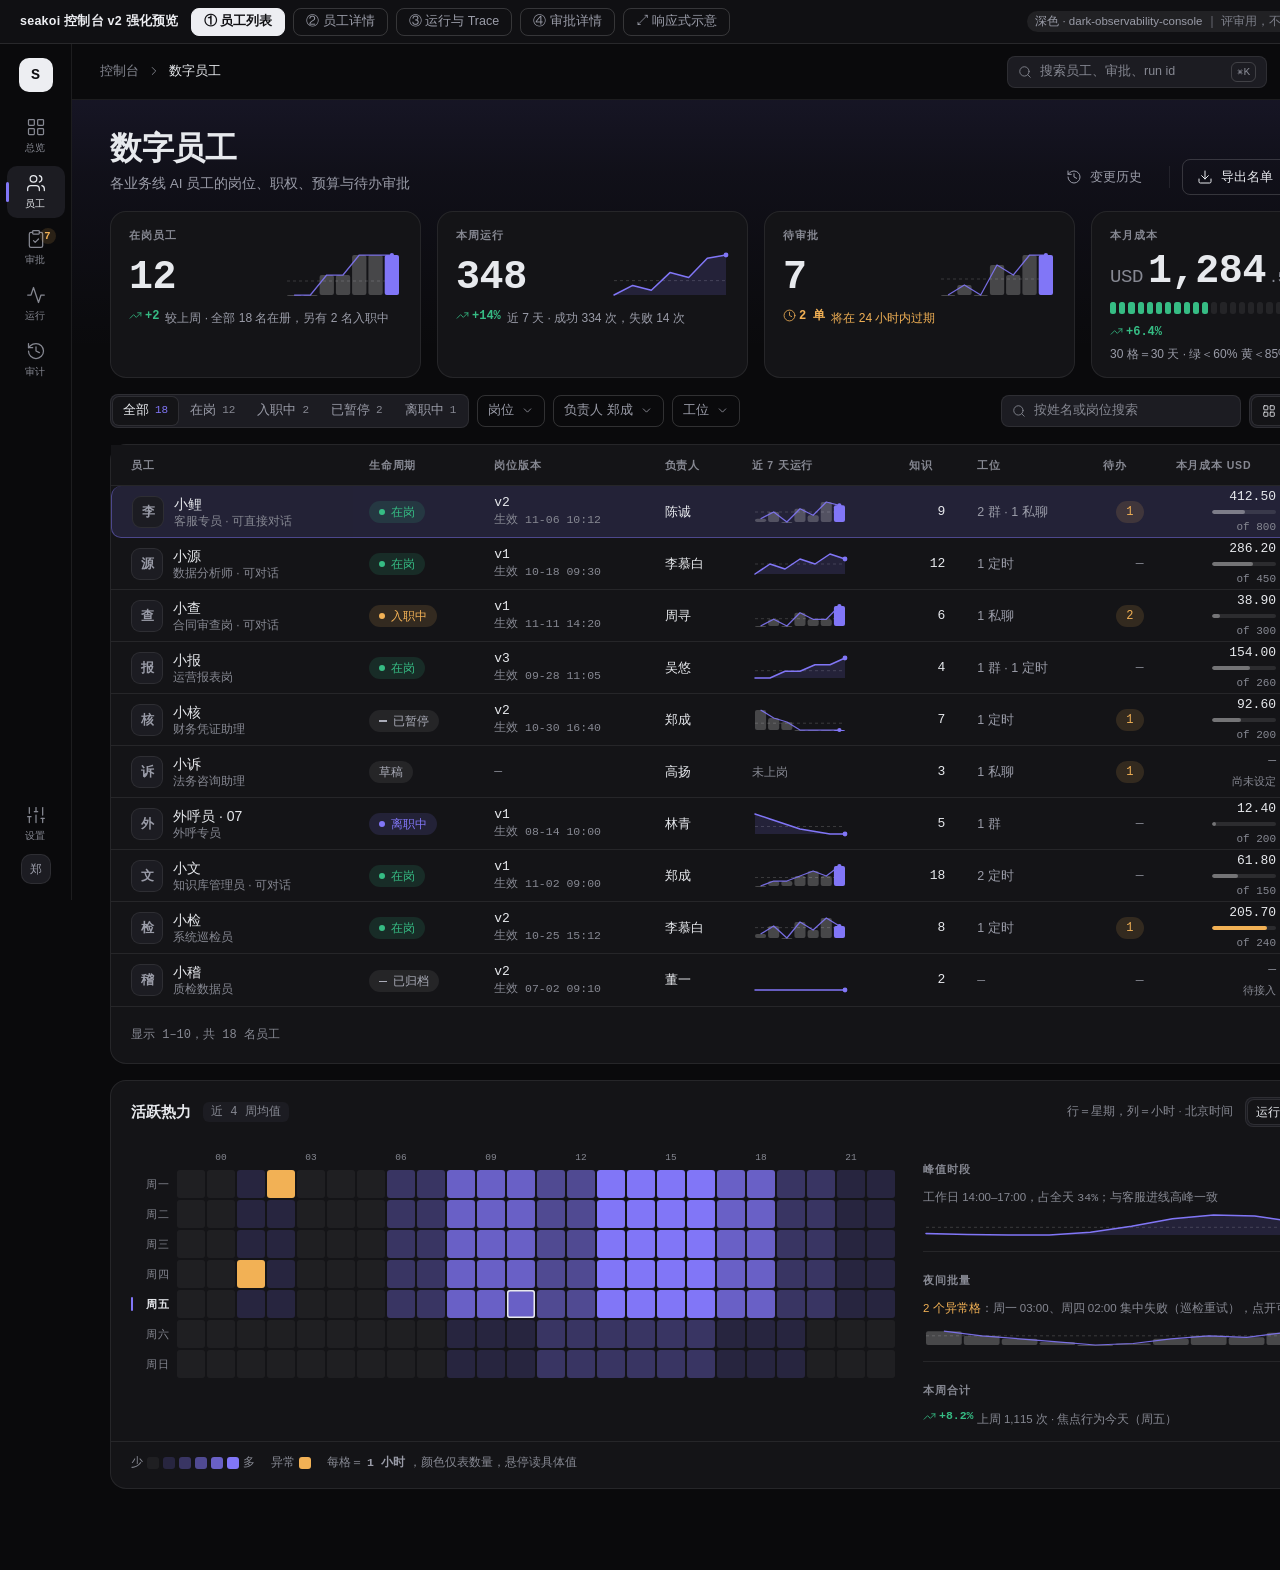
<file: docs/product/design/console-v2/mockup-v2-dark.html>
<!DOCTYPE html>
<html lang="zh-CN">
<head>
<meta charset="UTF-8">
<meta name="viewport" content="width=1440">
<title>seakoi 数字员工控制台 v2 强化 · 深色高保真（dark-observability-console）</title>
<style>
/* ============================================================
   THEME TOKENS — 深浅两版唯一差异所在。
   light 版只替换下面成对标记之间的那一块令牌，其余字节与本版完全相同。
   ============================================================ */
:root{
  /*THEME-BEGIN*/
  --bg:#0A0A0C;            /* 画布 */
  --card:#141417;          /* 外层卡片（唯一容器层，纯色，不吃渐变） */
  --surface:#1C1C22;       /* 内嵌面板 / 输入底 / iframe 视口 */
  --surface-2:#22222A;     /* 面板上的 hover 段、离散块 */
  --hairline:rgba(255,255,255,.08);   /* 默认线：卡边/表格水平线/字段竖线 */
  --border:rgba(255,255,255,.16);     /* 需要被看见的线：描边按钮/输入框 */
  --fg:#E7E9ED;
  --fg-2:#9A9CA8;
  --fg-3:#868892;          /* 微标签（≥4.5:1） */
  --accent:#8176F7;
  --accent-soft:rgba(129,118,247,.14);
  --accent-border:rgba(129,118,247,.45);
  --primary:#EDEEF2; --primary-fg:#0E0E11; --primary-hov:#FFFFFF;
  --danger:#F4737A; --danger-soft:rgba(244,115,122,.14); --danger-hov:rgba(244,115,122,.20);
  --warning:#F2B155; --warning-soft:rgba(242,177,85,.14);
  --success:#36BC84; --success-soft:rgba(54,188,132,.14);
  --nt-fg:#AAACB8; --nt-bg:rgba(255,255,255,.07);
  --hover:rgba(255,255,255,.04);
  --bar:rgba(255,255,255,.10); --bar-fill:rgba(255,255,255,.34);
  --shadow:none;
  /* v2 ① 页面顶部淡彩：全站唯一一层，250px 可见高度，铺在卡片之下（卡片本身保持纯色） */
  --wash:linear-gradient(180deg, rgba(129,118,247,.14) 0, rgba(129,118,247,.055) 130px, rgba(129,118,247,0) 306px);
  /* v2 图表墨色（数据通道，不受药丸透明度纪律约束，但禁止用作容器底/按钮底/文字色） */
  --chart-a:rgba(255,255,255,.26);       /* 堆叠柱·成功（主量，中性墨阶） */
  --chart-b:rgba(255,255,255,.12);       /* 堆叠柱·需人工介入 */
  --chart-c:rgba(244,115,122,.55);       /* 堆叠柱·失败 */
  --chart-line:#8176F7;                  /* 折线（每图必有一条） */
  --chart-grid:rgba(255,255,255,.06);
  --chart-marker:rgba(129,118,247,.60);  /* 图上竖向虚线事件标记 */
  --spark-line:#8176F7; --spark-fill:rgba(129,118,247,.15);
  --spark-bar:rgba(255,255,255,.22); --spark-hi:#8176F7;
  --spark-base:rgba(255,255,255,.16);    /* 上期基线（虚线） */
  /* v2 ⑥ 格子热力：5 档同色系 + 1 个异常黄档 */
  --heat-0:rgba(255,255,255,.05); --heat-1:rgba(129,118,247,.18); --heat-2:rgba(129,118,247,.34);
  --heat-3:rgba(129,118,247,.55); --heat-4:rgba(129,118,247,.78); --heat-5:#8176F7;
  --heat-x:#F2B155;
  /* v2 ⑥ 配额分段条 */
  --q-ok:#36BC84; --q-warn:#F2B155; --q-over:#F4737A; --q-idle:rgba(255,255,255,.07);
  --theme-label:"深色 · dark-observability-console";
  /*THEME-END*/
  --r-lg:16px; --r-md:10px; --r-sm:8px;
  --sans:'Inter Variable','Inter',-apple-system,BlinkMacSystemFont,'Segoe UI','PingFang SC','Hiragino Sans GB','Microsoft YaHei',sans-serif;
  --mono:'JetBrains Mono Variable','JetBrains Mono',ui-monospace,SFMono-Regular,Menlo,Consolas,monospace;
}

*{box-sizing:border-box;margin:0;padding:0}
html{-webkit-font-smoothing:antialiased;text-size-adjust:100%}
body{min-width:1440px;background:var(--bg);color:var(--fg);font:400 14px/1.55 var(--sans)}
button{font-family:inherit;color:inherit;background:none;border:none;cursor:pointer}
a{color:inherit;text-decoration:none}
::selection{background:var(--accent-soft)}
::-webkit-scrollbar{width:10px;height:10px}
::-webkit-scrollbar-thumb{background:var(--border);border-radius:99px;border:3px solid var(--bg)}
::-webkit-scrollbar-track{background:transparent}
:focus-visible{outline:none;box-shadow:0 0 0 2px var(--bg),0 0 0 4px var(--accent-border)!important}
@media (prefers-reduced-motion:reduce){*{transition:none!important;animation:none!important}}

.mono{font-family:var(--mono);font-variant-numeric:tabular-nums}
.micro{font-size:10.5px;font-weight:600;letter-spacing:.08em;text-transform:uppercase;color:var(--fg-3);line-height:14px}
.muted{color:var(--fg-2)} .faint{color:var(--fg-3)} .r{text-align:right}
.sub{font-size:13.5px;color:var(--fg-2);margin-top:6px}
.i{width:16px;height:16px;stroke:currentColor;stroke-width:1.5;fill:none;stroke-linecap:round;stroke-linejoin:round;flex:none}
.i13{width:13px;height:13px}.i14{width:14px;height:14px}.i18{width:18px;height:18px}.i20{width:20px;height:20px}
kbd{font:500 11px/1 var(--mono);border:1px solid var(--border);border-radius:6px;padding:3px 5px;color:var(--fg-3)}

/* ---------- 评审切换条（不属于设计） ---------- */
.rev{position:sticky;top:0;z-index:70;height:44px;display:flex;align-items:center;gap:8px;padding:0 20px;
     background:#101013;border-bottom:1px solid rgba(255,255,255,.1);color:#C9CAD1}
.rev b{font-size:12.5px;font-weight:600;letter-spacing:.02em;margin-right:4px;color:#EDEEF2}
.rev button{height:28px;padding:0 12px;border-radius:8px;border:1px solid rgba(255,255,255,.16);
     background:transparent;color:#9A9CA8;font-size:12.5px;transition:background .12s,color .12s}
.rev button[aria-pressed="true"]{background:#EDEEF2;color:#101013;font-weight:600;border-color:#EDEEF2}
.rev .tag{margin-left:auto;font-size:11.5px;color:#7C7E88}
.rev .tag em{font-style:normal;color:#9A9CA8}
.rev .tag em::before{content:var(--theme-label)}

/* ---------- 外壳 ---------- */
.shell{display:flex;position:relative;z-index:1}
.rail{position:sticky;top:44px;align-self:flex-start;width:72px;height:calc(100vh - 44px);
      border-right:1px solid var(--hairline);display:flex;flex-direction:column;align-items:center;padding:14px 0 16px;gap:4px;background:var(--bg);z-index:40}
.logo{width:34px;height:34px;border-radius:10px;background:var(--primary);color:var(--primary-fg);
      display:flex;align-items:center;justify-content:center;font:700 15px/1 var(--mono);margin-bottom:14px}
.nav{width:58px;height:52px;border-radius:10px;display:flex;flex-direction:column;align-items:center;justify-content:center;gap:3px;
     color:var(--fg-3);position:relative;transition:background .12s,color .12s}
.nav span{font-size:10px;letter-spacing:.02em}
.nav:hover{color:var(--fg);background:var(--hover)}
.nav.on{background:var(--surface);color:var(--fg)}
.nav.on::after{content:"";position:absolute;left:-1px;top:50%;transform:translateY(-50%);width:3px;height:20px;border-radius:99px;background:var(--accent)}
.nav .bdg{position:absolute;top:6px;right:9px;min-width:16px;height:16px;padding:0 4px;border-radius:99px;background:var(--warning-soft);
     color:var(--warning);font:600 10.5px/16px var(--mono);text-align:center}
.rail .sp{flex:1}
.rail .me{width:30px;height:30px;border-radius:10px;background:var(--surface);border:1px solid var(--hairline);
     display:flex;align-items:center;justify-content:center;font-size:12px;color:var(--fg-2)}

.main{flex:1;min-width:0;position:relative}
/* v2 ① 顶部淡彩：只在此层，卡片之上不吃色，卡片本身纯色 */
.main::before{content:"";position:absolute;top:0;left:0;right:0;height:306px;background:var(--wash);pointer-events:none;z-index:0}
.screen{position:relative;z-index:1}

.topbar{position:sticky;top:44px;z-index:50;height:56px;display:flex;align-items:center;gap:16px;padding:0 28px;
        border-bottom:1px solid var(--hairline);background:var(--bg)}
.crumb{font-size:13px;color:var(--fg-3);display:flex;align-items:center;gap:8px}
.crumb b{font-weight:500;color:var(--fg)}
.topbar .sp{flex:1}
.sk{width:260px;height:32px;border-radius:8px;border:1px solid var(--hairline);background:var(--surface);
    display:flex;align-items:center;gap:8px;padding:0 10px;color:var(--fg-3);font-size:12.5px}
.sk .k{margin-left:auto}
.chip{height:26px;display:inline-flex;align-items:center;gap:7px;padding:0 10px;border-radius:99px;
      background:var(--nt-bg);color:var(--nt-fg);font-size:12px;font-weight:500}
.ico-g{width:32px;height:32px;border-radius:8px;display:flex;align-items:center;justify-content:center;color:var(--fg-2);transition:background .12s,color .12s;position:relative}
.ico-g:hover{background:var(--hover);color:var(--fg)}
.ico-g .pd{position:absolute;top:6px;right:6px;width:6px;height:6px;border-radius:99px;background:var(--warning);border:1px solid var(--card)}

.page{max-width:1356px;margin:0 auto;padding:28px 32px 80px;display:flex;flex-direction:column;gap:16px}
.phead{display:flex;align-items:flex-end;gap:16px}
.phead .h1{font-size:32px;line-height:40px;font-weight:600;letter-spacing:-.01em}
.phead .sp{flex:1}

/* ---------- v2 ③ 按钮编排 ---------- */
.acts{display:flex;align-items:center;gap:8px}
.acts .sp{flex:1}                        /* 危险操作与主操作之间的强制分隔 */
.vsep{width:1px;height:22px;background:var(--hairline);margin:0 4px}
.b{height:36px;padding:0 14px;border-radius:8px;font-size:13px;font-weight:500;display:inline-flex;align-items:center;
   gap:8px;border:1px solid transparent;cursor:pointer;white-space:nowrap;transition:background .12s,color .12s,border-color .12s}
.b.pri{background:var(--primary);color:var(--primary-fg)}   /* 永远最右 */
.b.pri:hover{background:var(--primary-hov)}
.b.out{border-color:var(--border);color:var(--fg)}          /* 紧邻主按钮左侧 */
.b.out:hover{background:var(--hover)}
.b.gh{color:var(--fg-2)}
.b.gh:hover{background:var(--hover);color:var(--fg)}
.b.dgs{background:var(--danger-soft);color:var(--danger)}   /* 危险：与主操作之间必须有 .sp 或 .vsep */
.b.dgs:hover{background:var(--danger-hov)}
.b.sm{height:32px;padding:0 10px;font-size:12.5px}
.b.xs{height:26px;padding:0 8px;font-size:12px;border-radius:6px;gap:6px}
.b.ic{width:32px;padding:0;justify-content:center;color:var(--fg-2)}
.b.ic:hover{background:var(--hover);color:var(--fg)}
.b[disabled]{opacity:.4;cursor:not-allowed}

/* ---------- 卡片 ---------- */
.card{background:var(--card);border:1px solid var(--hairline);border-radius:var(--r-lg);box-shadow:var(--shadow)}
.panel{background:var(--surface);border-radius:var(--r-md)}
.rule{border-top:1px solid var(--hairline)}
.card-hd{display:flex;align-items:center;gap:12px;padding:16px 20px}
.card-hd .t{font-size:15px;font-weight:600;line-height:22px}
.card-hd .c{font:500 12px/1 var(--mono);color:var(--fg-3);padding:4px 8px;border-radius:6px;background:var(--surface)}
.card-hd .sp{flex:1}
.card-bd{padding:16px 20px 20px}
.hd-note{font-size:11.5px;color:var(--fg-3)}

/* ---------- 药丸 ---------- */
.pill{display:inline-flex;align-items:center;gap:6px;padding:2px 10px;border-radius:999px;font-size:12px;font-weight:500;line-height:18px;white-space:nowrap}
.pill .dot{width:6px;height:6px;border-radius:999px;background:currentColor;flex:none}
.pill.ok{background:var(--success-soft);color:var(--success)}
.pill.wr{background:var(--warning-soft);color:var(--warning)}
.pill.dg{background:var(--danger-soft);color:var(--danger)}
.pill.nt{background:var(--nt-bg);color:var(--nt-fg)}
.pill.ac{background:var(--accent-soft);color:var(--accent)}
.pill.dash{border:1px dashed var(--border);color:var(--fg-2);padding:1px 9px}
.pill.slash .dot{border-radius:0;width:8px;height:1.5px;background:currentColor}
.pill.ring .dot{background:none;border:1.5px solid currentColor}
.pill.xs{font-size:11px;padding:1px 8px;line-height:16px}
.tag{font-size:11.5px;font-weight:500;padding:2px 8px;border-radius:99px;background:var(--nt-bg);color:var(--nt-fg);white-space:nowrap}
.tag.wr{background:var(--warning-soft);color:var(--warning)}
.tag.ac{background:var(--accent-soft);color:var(--accent)}

/* ---------- v2 ① TrendCard ---------- */
.kpis{display:grid;grid-template-columns:repeat(4,1fr);gap:16px}
.kpi{padding:16px 18px 15px;display:flex;flex-direction:column;gap:10px;min-height:132px;position:relative}
.kpi .kr{display:flex;align-items:flex-end;gap:12px}
.kpi .v{font:600 40px/1 var(--mono);font-variant-numeric:tabular-nums;letter-spacing:-.01em;flex:none}
.kpi .v .u{font-size:19px;color:var(--fg-3);font-weight:500;margin-right:5px}
.kpi .v .d{font-size:15px;color:var(--fg-3);font-weight:500;margin-left:3px}
.kpi .spark{margin-left:auto;flex:none;width:118px;height:46px}
.kpi .spark.w{width:100%;height:44px;margin-left:0}
.kpi .kn{font-size:12px;color:var(--fg-2);line-height:16px;display:flex;align-items:baseline;gap:6px;flex-wrap:wrap}
.kpi .kn em{font-style:normal;color:var(--warning)}
.dtl{font:600 12px/16px var(--mono);display:inline-flex;align-items:center;gap:3px;white-space:nowrap}
.dtl.up{color:var(--success)} .dtl.dwn{color:var(--danger)} .dtl.flat{color:var(--fg-3)}
.dtl.wr{color:var(--warning)}
.kpi .dtl{font-size:12px}
.kpi .qmeta{margin-left:auto;text-align:right;line-height:16px}
.kpi .qmeta b{font:600 13px/16px var(--mono)} .kpi .qmeta span{display:block;font-size:11px;color:var(--fg-3);font-family:var(--mono)}
.kpis.sm .kpi{min-height:0;padding:14px 16px;gap:8px}
.kpis.sm .kpi .v{font-size:28px}
.kpis.sm .kpi .spark{width:96px;height:34px}
.kpis.sm{grid-template-columns:repeat(4,1fr)}
.spkcell{display:block;flex:none}
.spk{display:block;width:100%;height:26px}
.spark svg,.spk svg,.spkcell svg{display:block}

/* ---------- v2 ⑥② QuotaSegments（30 格） ---------- */
.seg30{display:flex;gap:3px;align-items:stretch}
.seg30 i{flex:1;height:12px;border-radius:2.5px;background:var(--q-idle);min-width:4px}
.seg30 i.a{background:var(--q-ok)} .seg30 i.b{background:var(--q-warn)} .seg30 i.c{background:var(--q-over)}
.seg30.thin i{height:8px;border-radius:2px}
.qlegend{display:flex;gap:14px;align-items:center;flex-wrap:wrap;font-size:11.5px;color:var(--fg-3)}
.qlegend span{display:inline-flex;align-items:center;gap:5px}
.qlegend i{width:9px;height:9px;border-radius:2.5px;display:inline-block}

/* ---------- v2 图表通用 ---------- */
.cbox{position:relative}
.svg-lbl{font:400 10px var(--mono);fill:var(--fg-3)}
.svg-lbl2{font:600 10.5px var(--sans);fill:var(--fg-3);letter-spacing:.06em}
.ctip{position:absolute;z-index:9;min-width:158px;padding:9px 11px;border-radius:10px;background:var(--surface);
      border:1px solid var(--border);pointer-events:none;opacity:0;transition:opacity .12s}
.ctip.on{opacity:1}
.ctip .tt{font-size:11.5px;color:var(--fg-2);margin-bottom:6px;font-family:var(--mono)}
.ctip .tr{display:flex;align-items:center;gap:7px;font-size:12px;line-height:18px}
.ctip .tr i{width:8px;height:8px;border-radius:2px;flex:none}
.ctip .tr b{margin-left:auto;font:500 12px/18px var(--mono)}
.clegend{display:flex;gap:16px;align-items:center;flex-wrap:wrap;font-size:11.5px;color:var(--fg-2)}
.clegend span{display:inline-flex;align-items:center;gap:6px}
.clegend i{width:10px;height:10px;border-radius:2.5px;flex:none;background:var(--chart-a)}
.clegend i.lb{height:2px;width:14px;border-radius:2px;background:var(--chart-line)}
.clegend i.mk{width:0;height:12px;border-left:1px dashed var(--chart-marker);background:none}

/* ---------- v2 ⑥① HeatGrid（星期 × 小时，一天不是一格而是一小时一格） ---------- */
.heat{display:flex;gap:28px;padding:10px 20px 14px;align-items:flex-start}
.heat-g{flex:none}
.hrow{display:flex;align-items:center;gap:8px}
.hrow+.hrow{margin-top:2px}
.hl{width:38px;flex:none;font-size:10.5px;letter-spacing:.04em;color:var(--fg-3);text-align:right;position:relative}
.hrow.now .hl{color:var(--fg);font-weight:600}
.hrow.now .hl::before{content:"";position:absolute;left:0;top:50%;transform:translateY(-50%);width:2px;height:14px;
      border-radius:2px;background:var(--accent)}
.hcs{display:flex;gap:2px}
.hcs.ax{display:grid;grid-template-columns:repeat(24,28px);column-gap:2px;margin-bottom:5px}
.hcs.ax i{grid-column:span 3;font:400 9.5px/1 var(--mono);color:var(--fg-3);text-align:center;font-style:normal}
.hc{width:28px;height:28px;border-radius:3px;background:var(--heat-0);transition:box-shadow .12s;cursor:default;position:relative}
.hc.l1{background:var(--heat-1)}.hc.l2{background:var(--heat-2)}.hc.l3{background:var(--heat-3)}
.hc.l4{background:var(--heat-4)}.hc.l5{background:var(--heat-5)}.hc.lx{background:var(--heat-x)}
.hc:hover{box-shadow:0 0 0 2px var(--fg),0 0 0 3px var(--card)}
.hc.nw{box-shadow:inset 0 0 0 1.5px var(--fg),0 0 0 2px var(--card)}
.hfoot{display:flex;align-items:center;gap:16px;padding:12px 20px 16px;flex-wrap:wrap}
.hscale{display:inline-flex;align-items:center;gap:4px;font-size:11.5px;color:var(--fg-3)}
.hscale i{width:12px;height:12px;border-radius:3px;display:inline-block}
.heat-side{flex:1;min-width:0;display:flex;flex-direction:column;gap:14px;padding-top:2px}
.hs{display:flex;flex-direction:column;gap:6px;padding-bottom:13px;border-bottom:1px solid var(--hairline)}
.hs:last-child{border-bottom:none;padding-bottom:0}
.hs .l{display:flex;align-items:baseline;gap:8px}
.hs .l .sp{flex:1}
.hs .l b{font:600 20px/26px var(--mono);font-variant-numeric:tabular-nums;letter-spacing:-.01em}
.hs .l .u{font-size:11.5px;color:var(--fg-3);font-family:var(--mono)}
.hs .d{font-size:11.5px;color:var(--fg-3);line-height:16px}
.hs .d em{font-style:normal;color:var(--warning)}
.hs .spk{width:100%;height:26px}

/* ---------- v2 ④ HFieldRow（横向分组字段，竖发丝线分隔） ---------- */
.hfields{display:flex;flex-wrap:wrap;padding:0}
.hfields.inset{margin:0 -24px}
.hf{flex:1 1 25%;min-width:0;display:flex;flex-direction:column;gap:6px;padding:16px 20px;position:relative}
.hf:not(:nth-child(4n+1))::before{content:"";position:absolute;left:0;top:15px;bottom:15px;width:1px;background:var(--hairline)}
.hf:nth-child(n+5){border-top:1px solid var(--hairline)}
.hf.wide{flex:1 1 100%;padding:14px 20px;border-top:1px solid var(--hairline)}
.hf.wide::before{display:none}
.hf .fl{font-size:10.5px;font-weight:600;letter-spacing:.08em;text-transform:uppercase;color:var(--fg-3);line-height:14px;
         display:flex;align-items:center;gap:6px}
.hf .fv{font:500 14px/20px var(--mono);font-variant-numeric:tabular-nums;color:var(--fg);white-space:nowrap;
        overflow:hidden;text-overflow:ellipsis;display:flex;align-items:center;gap:7px}
.hf .fv.t{font-family:var(--sans);font-size:14px;font-weight:400}
.hf .fv .tr{flex:1;min-width:0;overflow:hidden;text-overflow:ellipsis;white-space:nowrap}
.hf .fv .u{font-size:11.5px;color:var(--fg-3);font-weight:400}
.hf .fv.s{font-size:13px}
.hfields.two .hf{flex:1 1 50%}
.hfields.three .hf{flex:1 1 33.33%}

/* ---------- v2 ⑤ ChatPanel（iframe 可嵌入 + 降级） ---------- */
.chat{display:flex;flex-direction:column;height:512px;overflow:visible}
.chat-hd{display:flex;align-items:center;gap:10px;padding:12px 14px;border-bottom:1px solid var(--hairline);flex:none;position:relative;overflow:visible}
.chat-hd .who{min-width:0}
.chat-hd .nm{font-size:14px;font-weight:600;line-height:18px;display:flex;align-items:center;gap:8px;white-space:nowrap}
.chat-hd .rl{font-size:11.5px;color:var(--fg-3);line-height:15px;margin-top:2px;
             white-space:nowrap;overflow:hidden;text-overflow:ellipsis}
.chat-hd .sp{flex:1}
.menu{position:absolute;top:46px;right:14px;z-index:9;width:210px;padding:6px;border-radius:10px;
      background:var(--card);border:1px solid var(--border)}
.menu .mi{display:flex;align-items:center;gap:9px;height:32px;padding:0 9px;border-radius:6px;font-size:13px;color:var(--fg-2);cursor:pointer}
.menu .mi:hover{background:var(--hover);color:var(--fg)}
.menu .mi .sp{flex:1}
.menu .mi kbd{margin-left:auto}
.menu .mr{border-top:1px solid var(--hairline);margin:5px 4px}
.menu .cap{font-size:11px;color:var(--fg-3);padding:4px 9px 6px}
.emb{flex:1;min-height:0;background:var(--surface);display:flex;flex-direction:column;overflow:hidden}
/* 评审稿用 hidden 截断（不出滚动条）；实现侧改 overflow-y:auto 并贴底对齐 */
.msgs{flex:1;min-height:0;overflow:hidden;padding:16px 14px;display:flex;flex-direction:column;gap:13px}
.msg{display:flex;gap:9px;max-width:78%}
.msg.me{align-self:flex-end;flex-direction:row-reverse}
.msg .av{width:26px;height:26px;border-radius:8px;background:var(--card);border:1px solid var(--hairline);flex:none;
         display:flex;align-items:center;justify-content:center;font-size:11.5px;font-weight:600;color:var(--fg-2)}
.msg .col{min-width:0;display:flex;flex-direction:column;gap:4px;align-items:flex-start}
.msg.me .col{align-items:flex-end}
.msg .mt{font-size:11px;color:var(--fg-3);display:flex;gap:6px;align-items:center;line-height:14px}
.msg .mt .mono{font-size:10.5px}
.bub{padding:9px 12px;border-radius:12px 12px 12px 3px;background:var(--card);border:1px solid var(--hairline);
     font-size:13px;line-height:19px;color:var(--fg)}
.msg.me .bub{background:var(--surface-2);border-color:var(--hairline);border-radius:12px 12px 3px 12px}
.bub p+p{margin-top:7px}
.bub .mn{color:var(--accent);font-weight:500;background:var(--accent-soft);border-radius:5px;padding:0 4px}
.mbadge{display:inline-flex;align-items:center;gap:5px;height:22px;padding:0 8px;border-radius:6px;font-size:11.5px;
        background:var(--surface-2);color:var(--fg-2);border:1px solid var(--hairline)}
.mbadge.t{color:var(--fg-2)} .mbadge.c{border:1px dashed var(--border)}
.mbadge b{font-weight:500;color:var(--fg)}
.mbadge .mono{font-size:11px;color:var(--fg-3)}
.bchips{display:flex;gap:6px;flex-wrap:wrap;margin-top:2px}
.ask{padding:11px 12px;border-radius:12px;background:var(--card);border:1px solid var(--border);width:max-content;max-width:100%}
.ask .qt{font-size:12.5px;color:var(--fg-2);line-height:18px}
.ask .row{display:flex;align-items:center;gap:8px;margin-top:9px}
.ask .row .sp{flex:1}
.think{display:flex;align-items:center;gap:8px;font-size:12px;color:var(--fg-3)}
.think i{width:4px;height:4px;border-radius:99px;background:currentColor;display:inline-block;margin-right:-2px}
.think i:nth-child(2){opacity:.65}.think i:nth-child(3){opacity:.4}
.cbar{flex:none;padding:10px 12px;border-top:1px solid var(--hairline);background:var(--surface);display:flex;align-items:center;gap:8px}
.cbar .ci{width:30px;height:30px;border-radius:8px;display:flex;align-items:center;justify-content:center;color:var(--fg-3);flex:none}
.cbar .ci:hover{background:var(--surface-2);color:var(--fg)}
.cbar .in{flex:1;min-width:0;height:32px;border-radius:8px;border:1px solid var(--border);background:var(--card);
          display:flex;align-items:center;padding:0 11px;font-size:12.5px;color:var(--fg-3);
          white-space:nowrap;overflow:hidden;text-overflow:ellipsis}
.cbar .in b{font-weight:400;overflow:hidden;text-overflow:ellipsis}
.chat-ft{flex:none;padding:8px 14px;border-top:1px solid var(--hairline);font-size:11px;color:var(--fg-3);
         display:flex;align-items:center;gap:8px;background:var(--card)}
.chat-ft .sp{flex:1}
.seatpick{display:inline-flex;align-items:center;gap:6px;height:32px;padding:0 9px;border-radius:8px;background:var(--surface-2);
          font-size:11.5px;color:var(--fg-2);border:1px solid var(--hairline);flex:none;max-width:150px;
          white-space:nowrap;overflow:hidden}
/* 降级态（<1280px） */
.fallback .fb-row{display:flex;gap:10px;padding:11px 20px;align-items:flex-start;border-top:1px solid var(--hairline)}
.fallback .fb-row:first-of-type{border-top:none}
.fallback .fb-t{font-size:11px;color:var(--fg-3);display:flex;gap:7px;align-items:center;margin-bottom:3px}
.fallback .fb-x{font-size:12.5px;line-height:18px;color:var(--fg-2);display:-webkit-box;-webkit-line-clamp:2;-webkit-box-orient:vertical;overflow:hidden}
.fallback .fb-ft{display:flex;align-items:center;gap:8px;padding:12px 20px;border-top:1px solid var(--hairline)}
.fallback .fb-ft .sp{flex:1}
.rso{position:fixed;inset:0;z-index:80;background:rgba(4,4,6,.62);display:flex;align-items:flex-start;justify-content:center;padding:64px 24px}
.rso[hidden]{display:none}
.rso-x{width:100%;max-width:1180px}
.rso-hd{display:flex;align-items:center;gap:14px;padding:12px 16px;border:1px solid var(--border);
        border-bottom:none;border-radius:16px 16px 0 0;background:var(--card)}
.rso-hd b{font-size:13px;font-weight:600;color:var(--fg);white-space:nowrap}
.rso-hd span{font-size:12px;color:var(--fg-3);flex:1;min-width:0}
.rso-c{width:28px;height:28px;border-radius:8px;display:flex;align-items:center;justify-content:center;color:var(--fg-2)}
.rso-c:hover{background:var(--hover);color:var(--fg)}
.rso-body{border:1px solid var(--border);border-radius:0 0 16px 16px;background:var(--bg);padding:24px;
          display:flex;justify-content:center}
.rso-frame{width:400px;max-width:100%;display:flex;flex-direction:column;gap:12px}
.rso-note{font-size:11.5px;color:var(--fg-3)}
.rso-note .mono{color:var(--fg-2)}

/* ---------- v2 ⑦ BlastRadius ---------- */
.brg{position:relative;height:352px;margin:4px 8px 0}
.brg svg{position:absolute;inset:0;overflow:visible}
.be{stroke:var(--hairline);stroke-width:1;fill:none}
.be.pend{stroke:var(--border);stroke-dasharray:3 3}
.be.over{stroke:var(--danger);stroke-width:1.75}
/* 节点盒子＝圆点本身，标签绝对定位，保证连线端点正好落在点上 */
.bn{position:absolute;transform:translate(-50%,-50%);width:34px;height:34px}
.bn .dot{width:34px;height:34px;border-radius:99px;background:var(--surface);border:1px solid var(--border);
         position:relative;display:flex;align-items:center;justify-content:center;color:var(--fg-2);transition:background .12s}
.bn .dot:hover,.bn .dot:focus-visible{background:var(--surface-2);color:var(--fg)}
.bn .lc{position:absolute;left:50%;transform:translateX(-50%);top:calc(100% + 7px);width:104px;
        display:flex;flex-direction:column;gap:2px;align-items:center;pointer-events:none}
.bn.up .lc{top:auto;bottom:calc(100% + 7px)}
.bn .lb{font-size:11.5px;line-height:15px;text-align:center;color:var(--fg)}
.bn .ky{font:400 10px/12px var(--mono);color:var(--fg-3);text-align:center;word-break:break-all}
.bn.h2{width:12px;height:12px}
.bn.h2 .dot{width:12px;height:12px;border-radius:99px;background:var(--card);border:1.5px solid var(--fg-3)}
.bn.h2 .dot::after{content:"";position:absolute;inset:-5px;border-radius:99px;border:1px dashed var(--hairline)}
.bn.h2 .lc{width:86px}
.bn.h2 .lb{font-size:11px;color:var(--fg-2)}
.bn.h2 .ky{font-size:9.5px}
.bn.h2.over .dot{border-color:var(--danger);background:var(--danger-soft)}
.bn.h2.over .dot::after{border-color:var(--danger-soft)}
.bn.h2.pend .dot{border-color:var(--warning)}
.bn.h2.pend .dot::after{border-style:dashed;border-color:var(--warning-soft)}
.bn.core{width:60px;height:60px}
.bn.core .dot{width:60px;height:60px;border-radius:99px;background:var(--card);border:1px solid var(--accent-border);
              font:600 22px/1 var(--sans);color:var(--fg)}
.bn.core .lc{width:150px}
.bn.core .lb{font-size:13px;font-weight:600}
.bn.over .dot{border-color:var(--danger);color:var(--danger);background:var(--danger-soft)}
.bn.pend .dot{border-color:var(--warning);color:var(--warning);border-style:dashed}
.bmark{position:absolute;top:-5px;right:-6px;width:16px;height:16px;border-radius:99px;background:var(--card);
        border:1px solid currentColor;display:flex;align-items:center;justify-content:center;
        font:700 9.5px/1 var(--mono);z-index:2}
.bring{fill:none;stroke:var(--hairline);stroke-dasharray:2 4}
.bpaths{padding:10px 20px 4px;display:flex;flex-direction:column;gap:9px}
.bp{display:flex;align-items:center;gap:10px;font-size:12.5px;color:var(--fg-2);border-radius:8px;padding:8px 10px;background:var(--surface)}
.bp .i{flex:none}
.bp .sp{flex:1}
.bp .st{font:500 11.5px/1 var(--mono)}
.bcnt{display:flex;gap:28px;padding:14px 20px 16px;border-top:1px solid var(--hairline);margin-top:12px}
.bcnt .g{display:flex;flex-direction:column;gap:4px}
.bcnt b{font:600 22px/26px var(--mono);font-variant-numeric:tabular-nums}
.bcnt .g.wr b{color:var(--warning)} .bcnt .g.dg b{color:var(--danger)}

/* ---------- v2 ⑦ VersionChain ---------- */
.vchain{padding:6px 20px 14px}
.vc{display:flex;gap:12px;position:relative;padding:9px 0}
.vc::before{content:"";position:absolute;left:5.5px;top:0;bottom:0;width:1px;background:var(--hairline)}
.vc:first-child::before{top:20px}
.vc:last-child::before{bottom:auto;height:20px}
.vc .vn{width:12px;height:12px;border-radius:99px;border:2px solid var(--fg-3);background:var(--card);margin-top:6px;flex:none;z-index:1}
.vc.live .vn{border-color:var(--accent);background:var(--accent);box-shadow:0 0 0 3px var(--accent-soft)}
.vc.done .vn{background:var(--fg-3);border-color:var(--fg-3)}
.vc .vb{min-width:0;flex:1}
.vc .vh{display:flex;align-items:center;gap:8px;font-size:13px;font-weight:500}
.vc .vh .mono{font-size:12.5px}
.vc .vh .sp{flex:1}
.vc .vs{font-size:12px;color:var(--fg-3);margin-top:3px;line-height:17px}
.vc .va{display:flex;gap:6px;align-items:center;margin-top:7px}

/* ---------- v2 ⑦ StepFlow ---------- */
.stepf{display:flex;padding:20px 20px 4px;gap:0}
.sf{flex:1;min-width:0;position:relative;padding-right:14px}
.sf .ln{position:absolute;top:11px;left:22px;right:0;height:1px;background:var(--hairline)}
.sf:last-child{flex:0 0 auto;padding-right:0}
.sf:last-child .ln{display:none}
.sf.done .ln{background:var(--accent)}
.sf .no{width:23px;height:23px;border-radius:99px;display:flex;align-items:center;justify-content:center;position:relative;z-index:1;
        font:600 11px/1 var(--mono);background:var(--card);border:1px solid var(--border);color:var(--fg-3)}
.sf.done .no{background:var(--accent);border-color:var(--accent);color:var(--bg)}
.sf.cur .no{border-color:var(--accent);color:var(--accent);box-shadow:0 0 0 3px var(--accent-soft)}
.sf.na .no{border-style:dashed}
.sf .lb{font-size:13px;font-weight:600;margin-top:11px;display:flex;align-items:center;gap:7px}
.sf.cur .lb{color:var(--accent)}
.sf .ds{font-size:11.5px;color:var(--fg-3);line-height:17px;margin-top:4px}
.sf .ds .mono{font-size:11px;color:var(--fg-2)}

/* ---------- v2 ③ 二次确认 ---------- */
.dlgwrap{padding:22px 20px 26px;background:var(--surface);border-radius:var(--r-md);position:relative}
.dlgwrap .cap{position:absolute;top:8px;left:14px;font-size:10.5px;font-weight:600;letter-spacing:.08em;text-transform:uppercase;color:var(--fg-3)}
.dlg{max-width:520px;margin:14px auto 0;background:var(--card);border:1px solid var(--border);border-radius:var(--r-lg);overflow:hidden}
.dlg .dh{padding:16px 18px 4px;display:flex;gap:11px;align-items:flex-start}
.dlg .dh .t{font-size:15px;font-weight:600;line-height:22px}
.dlg .db{padding:8px 18px 4px;font-size:13px;line-height:20px;color:var(--fg-2)}
.dlg .db b{color:var(--fg);font-weight:500}
.dlg .dbox{margin:12px 0 4px;padding:11px 13px;border-radius:10px;background:var(--surface);border:1px solid var(--hairline);
           display:flex;flex-direction:column;gap:7px}
.dlg .drow{display:flex;align-items:center;gap:9px;font:400 12.5px/18px var(--mono);color:var(--fg-2)}
.dlg .drow .k{color:var(--fg-3);width:64px;flex:none;font-family:var(--sans);font-size:12px}
.ck{display:flex;align-items:flex-start;gap:9px;padding:12px 18px 2px;font-size:12.5px;line-height:18px;color:var(--fg-2);cursor:pointer}
.ck .bx{width:16px;height:16px;border-radius:5px;border:1px solid var(--border);flex:none;margin-top:1px;
        display:flex;align-items:center;justify-content:center;color:var(--bg)}
.ck.on .bx{background:var(--accent);border-color:var(--accent)}
.ck.on .bx svg{opacity:1}.ck .bx svg{opacity:0;width:12px;height:12px}
.dlg .dft{display:flex;align-items:center;gap:8px;padding:14px 18px 16px}
.dlg .dft .sp{flex:1}

/* ---------- 筛选条 / 段控件（v2 ③ 视图段） ---------- */
.fbar{display:flex;align-items:center;gap:8px;flex-wrap:wrap}
.fbar .sp{flex:1}
.seg{display:inline-flex;background:var(--surface);border:1px solid var(--hairline);border-radius:8px;padding:2px;gap:2px}
.seg button{height:28px;padding:0 10px;border-radius:6px;font-size:12.5px;color:var(--fg-2);display:inline-flex;align-items:center;gap:6px;
             transition:background .12s,color .12s;white-space:nowrap}
.seg button em{font-style:normal;font:500 11px/1 var(--mono);color:var(--fg-3)}
.seg button:hover{color:var(--fg)}
.seg button[aria-pressed="true"]{background:var(--card);color:var(--fg);font-weight:500;box-shadow:0 0 0 1px var(--hairline)}
.seg button[aria-pressed="true"] em{color:var(--accent)}
.seg.sm{flex:none}
.seg.sm button{height:24px;padding:0 8px;font-size:12px;min-width:44px;justify-content:center}
.seg.ch{flex:none}
.seg.ch button{height:24px;padding:0 10px;font-size:12px;min-width:48px;justify-content:center}
.fsel{height:32px;padding:0 10px;border-radius:8px;border:1px solid var(--border);color:var(--fg-2);font-size:12.5px;
      display:inline-flex;align-items:center;gap:7px;background:transparent}
.fsel:hover{color:var(--fg);background:var(--hover)}
.fsearch{height:32px;width:240px;border-radius:8px;border:1px solid var(--hairline);background:var(--surface);
      display:flex;align-items:center;gap:8px;padding:0 10px;color:var(--fg-3);font-size:12.5px}

/* ---------- 表格 ---------- */
.tblwrap{overflow-x:auto}
table.tbl{width:100%;border-collapse:separate;border-spacing:0}
.tbl th{font-size:10.5px;font-weight:600;letter-spacing:.08em;text-transform:uppercase;color:var(--fg-3);text-align:left;
        padding:12px 16px;height:40px;border-bottom:1px solid var(--hairline);position:sticky;background:var(--card);white-space:nowrap}
.tbl th:first-child{padding-left:20px}.tbl th:last-child{padding-right:20px}
.tbl td{height:52px;padding:0 16px;border-bottom:1px solid var(--hairline);font-size:13px;vertical-align:middle;background:transparent}
.tbl td:first-child{padding-left:20px}.tbl td:last-child{padding-right:20px}
.tbl tbody tr:last-child td{border-bottom:none}
.tbl tbody tr{cursor:pointer}
.tbl tbody tr:hover td{background:var(--hover)}
.tbl tbody tr.sel td{background:var(--accent-soft);border-top-color:var(--accent-border);border-bottom-color:var(--accent-border)}
.tbl tbody tr.sel td:first-child{border-left:1px solid var(--accent-border);border-radius:10px 0 0 10px}
.tbl tbody tr.sel td:last-child{border-right:1px solid var(--accent-border);border-radius:0 10px 10px 0}
.tbl .tsp{width:112px;height:26px}
.who{display:flex;align-items:center;gap:10px}
.ava{width:32px;height:32px;border-radius:9px;background:var(--surface);border:1px solid var(--hairline);
     display:flex;align-items:center;justify-content:center;font-size:13px;font-weight:600;color:var(--fg-2);flex:none}
.ava.lg{width:56px;height:56px;border-radius:12px;font-size:22px;font-weight:600}
.ava.sm{width:26px;height:26px;border-radius:8px;font-size:11.5px}
.who .nm{font-size:14px;font-weight:500;line-height:18px}
.who .rl{font-size:12px;color:var(--fg-3);line-height:15px;margin-top:1px}
.cellv{display:flex;flex-direction:column;gap:1px;line-height:16px}
.cellv b{font:500 13px/16px var(--mono)}
.cellv span{font-size:11.5px;color:var(--fg-3);font-family:var(--mono)}
.seats{display:inline-flex;align-items:center;color:var(--fg-2);white-space:nowrap}
.seats .fs{font-size:12.5px}
.seats .ss{display:none;font:500 12.5px/1 var(--mono)}
@media (max-width:1279px){.seats .fs{display:none}.seats .ss{display:inline}}
.money{display:flex;flex-direction:column;align-items:flex-end;gap:5px;line-height:16px}
.money b{font:500 13px/16px var(--mono)}
.money .bt{width:64px;height:4px;border-radius:99px;background:var(--bar);overflow:hidden}
.money .bt i{display:block;height:100%;border-radius:99px;background:var(--bar-fill)}
.money .bt i.wr{background:var(--warning)}.money .bt i.dg{background:var(--danger)}
.money span{font-size:11px;color:var(--fg-3);font-family:var(--mono)}
.pfoot{display:flex;align-items:center;padding:12px 20px}
.pfoot .sp{flex:1}
.pfoot .txt{font-size:12px;color:var(--fg-3);font-family:var(--mono)}

/* ---------- 复制 ID ---------- */
.cp{position:relative;display:inline-flex;align-items:center;gap:2px;font:12.5px/1 var(--mono);color:var(--fg-2)}
.cp .cc{width:20px;height:20px;border-radius:6px;display:inline-flex;align-items:center;justify-content:center;
        opacity:0;color:var(--fg-3);transition:opacity .12s;background:transparent;flex:none}
.cp:hover .cc,.cp:focus-within .cc{opacity:1}
.cp .cc:hover{background:var(--surface-2);color:var(--fg)}
.cp.copied .cc{opacity:1;color:var(--success)}
.cp .tp{position:absolute;bottom:calc(100% + 6px);left:50%;transform:translateX(-50%);background:var(--surface-2);
        border:1px solid var(--hairline);color:var(--fg);font:400 11.5px/1 var(--sans);padding:5px 8px;border-radius:6px;
        white-space:nowrap;opacity:0;pointer-events:none;transition:opacity .15s}
.cp.copied .tp{opacity:1}
.cp.min .cc{width:16px;height:16px}.cp.min .cc svg{width:11px;height:11px}

/* ---------- Tabs ---------- */
.tabs{display:flex;gap:24px;border-bottom:1px solid var(--hairline)}
.tabs button{height:40px;font-size:13px;font-weight:500;color:var(--fg-2);position:relative;border:none;background:none;cursor:pointer}
.tabs button em{font-style:normal;font:500 11px/1 var(--mono);color:var(--fg-3);margin-left:5px}
.tabs button:hover{color:var(--fg)}
.tabs button[aria-selected="true"]{color:var(--fg);font-weight:600}
.tabs button[aria-selected="true"]::after{content:"";position:absolute;left:0;right:0;bottom:-1px;height:2px;background:var(--accent);border-radius:2px}

/* ---------- 身份横幅 ---------- */
.idn{display:flex;align-items:flex-start;gap:18px;padding:22px 24px}
.idn .nm{font-size:32px;font-weight:600;letter-spacing:-.01em;display:flex;align-items:center;gap:12px}
.idn .meta{font-size:12px;color:var(--fg-2);font-family:var(--mono);margin-top:8px;display:flex;gap:6px;align-items:center;flex-wrap:wrap}
.idn .meta i{font-style:normal;color:var(--fg-3)}
.idn .sp{flex:1}

/* ---------- 布局 ---------- */
.split{display:grid;grid-template-columns:minmax(0,1fr) 400px;gap:16px;align-items:start}
.split.q{grid-template-columns:380px minmax(0,1fr)}
.split.h{grid-template-columns:minmax(0,1fr) 380px}
.split.e{grid-template-columns:minmax(0,1fr) minmax(0,1fr)}
.col{display:flex;flex-direction:column;gap:16px;min-width:0}

/* ---------- Trace ---------- */
.runhd{display:flex;align-items:center;gap:10px;padding:14px 20px;border-bottom:1px solid var(--hairline);flex-wrap:wrap}
.runhd .rm{font-size:11.5px;color:var(--fg-3);display:flex;gap:6px;align-items:center}
.runhd .sp{flex:1}
.runhd .dur{font:500 12.5px/1 var(--mono);color:var(--fg-2)}
.steps{padding:6px 12px 10px}
.st{display:flex;align-items:center;gap:10px;height:36px;padding:0 8px;border-radius:8px;position:relative}
.st:hover{background:var(--hover)}
.st .d{width:7px;height:7px;border-radius:99px;flex:none}
.st .nm{font-size:13px;white-space:nowrap;overflow:hidden;text-overflow:ellipsis}
.st .nm b{font-weight:500}
.st .sp{flex:1}
.st .dbar{width:74px;height:3px;border-radius:2px;background:var(--bar);overflow:hidden;flex:none}
.st .dbar i{display:block;height:100%;background:var(--bar-fill);border-radius:2px}
.st .dur{font:400 12px/1 var(--mono);color:var(--fg-3)}
.st .cost{font:500 11.5px/1 var(--mono);color:var(--fg-2);padding:3px 7px;border-radius:6px;background:var(--surface)}
.st.fail{background:var(--danger-soft)}
.st.fail .d{background:var(--danger)}
.st.fail .nm{color:var(--danger)}
.st.fail .dur,.st.fail .cost{color:var(--danger)}
.kids{margin:2px 0 4px 18px;border-left:1px solid var(--hairline);padding-left:14px}
.st .xc{width:22px;height:22px;border-radius:6px;display:inline-flex;align-items:center;justify-content:center;color:var(--fg-3);flex:none}
.st .xc:hover{background:var(--surface-2);color:var(--fg)}
.st .xc svg{transition:transform .12s}
.st.open .xc svg{transform:rotate(90deg)}
.sdet{margin:2px 0 8px 18px;padding:12px 16px;display:grid;grid-template-columns:auto 1fr;gap:7px 24px}
.sdet dt{font-size:12px;color:var(--fg-3)}
.sdet dd{font:400 12.5px/18px var(--mono);color:var(--fg-2);text-align:right}
.rfoot{display:flex;gap:16px;align-items:center;padding:10px 20px;border-top:1px solid var(--hairline);flex-wrap:wrap}
.rfoot .sp{flex:1}
.rfoot .lg{font-size:11.5px;color:var(--fg-3);display:flex;gap:6px;align-items:center}
.err{margin:4px 12px 12px;padding:12px 14px;display:flex;gap:10px;border-radius:10px;background:var(--danger-soft);align-items:flex-start}
.err .i{color:var(--danger);flex:none;margin-top:2px}
.err p{font-size:13px;line-height:19px;color:var(--fg)}
.err p i{font-style:normal;color:var(--fg-2);font-size:12px;display:block;margin-top:3px}

/* ---------- 清单行 ---------- */
.rows{padding:6px 8px 10px}
.rw{display:flex;align-items:center;gap:10px;padding:9px 12px;border-radius:8px}
.rw:hover{background:var(--hover)}
.rw .t{font-size:13px;font-weight:500;line-height:18px}
.rw .s{font-size:11.5px;color:var(--fg-3);line-height:16px;margin-top:1px}
.rw .sp{flex:1}
.rw .exp{font:400 11.5px/1 var(--mono);color:var(--fg-3);text-align:right;white-space:nowrap}
.rw .exp.wr{color:var(--warning)}
.kchips{display:flex;flex-wrap:wrap;gap:7px;padding:4px 12px 14px}
.kchip{font-size:12px;color:var(--fg-2);padding:3px 10px;border-radius:8px;border:1px solid var(--hairline);background:transparent}
.kchip:hover{border-color:var(--border);color:var(--fg)}

/* ---------- 预算 ---------- */
.buds{padding:12px 20px 18px;display:flex;flex-direction:column;gap:15px}
.bud .l{display:flex;align-items:baseline;gap:8px;margin-bottom:8px}
.bud .l .micro{display:flex;gap:6px;align-items:center}
.bud .l b{font:500 12.5px/1 var(--mono);margin-left:auto}
.bud .h{font-size:11.5px;color:var(--fg-3);margin-top:6px}

/* ---------- 审批 ---------- */
.ahd .tags{display:flex;gap:8px;align-items:center;margin-top:10px;flex-wrap:wrap}
.qrow{display:flex;flex-direction:column;gap:4px;padding:11px 14px;border-radius:10px;margin:0 8px;
      border:1px solid transparent;cursor:pointer}
.qrow+.qrow{border-top:1px solid var(--hairline);margin-top:2px}
.qrow:hover{background:var(--hover)}
.qrow.sel{background:var(--accent-soft);border-color:var(--accent-border)}
.qrow .l1{display:flex;align-items:center;gap:8px;font-size:13px;font-weight:500}
.qrow .l1 .sp{flex:1}
.qrow .l2{display:flex;align-items:center;gap:8px;font-size:11.5px;color:var(--fg-3)}
.qrow .l2 .sp{flex:1}
.qrow .l2 .idp{font-family:var(--mono)}
.qrow .l2 .left{font-family:var(--mono);font-size:11.5px;color:var(--fg-2)}
.qrow .l2 .left.wr{color:var(--warning)}.qrow .l2 .left.dg{color:var(--danger)}
.sec{padding:18px 24px}
.sec+.sec{border-top:1px solid var(--hairline)}
.sec>.micro{margin-bottom:2px}
.dl{display:grid;grid-template-columns:92px minmax(0,1fr);gap:10px 18px;margin-top:14px}
.dl dt{font-size:13px;color:var(--fg-3)}
.dl dd{font-size:13px;line-height:20px}
.diffto{display:flex;align-items:center;gap:10px;margin-top:12px;flex-wrap:wrap}
.diffto .box{border:1px solid var(--hairline);border-radius:10px;background:var(--surface);padding:10px 14px;display:flex;flex-direction:column;gap:4px;min-width:200px}
.diffto .box .a{font-size:12px;color:var(--fg-3)}
.diffto .box .b{font-size:13px;font-weight:500;display:flex;gap:8px;align-items:center}
.diffto .i{color:var(--fg-3)}
.quote{margin-top:12px;padding:14px 16px;border-radius:10px;font-size:13.5px;line-height:21px;color:var(--fg);background:var(--surface)}
.riskl{margin-top:12px;display:flex;flex-direction:column;gap:9px}
.riskl li{display:flex;gap:9px;font-size:13px;color:var(--fg-2);list-style:none;align-items:flex-start}
.riskl li .i{margin-top:3px;color:var(--fg-3)}
.riskl li b{color:var(--fg);font-weight:500}
.empty{margin:14px 0 4px;padding:26px 20px;display:flex;flex-direction:column;align-items:center;gap:8px;text-align:center;border-radius:10px;background:var(--surface)}
.empty .ic{width:38px;height:38px;border-radius:50%;background:var(--surface-2);display:flex;align-items:center;justify-content:center;color:var(--fg-3);margin-bottom:2px}
.empty .t{font-size:13.5px;font-weight:500}
.empty .s{font-size:12.5px;color:var(--fg-3);max-width:340px}
textarea.ta{width:100%;margin-top:12px;height:76px;resize:none;border-radius:10px;border:1px solid var(--border);
   background:var(--surface);color:var(--fg);padding:11px 14px;font:400 13px/19px var(--sans)}
textarea.ta::placeholder{color:var(--fg-3)}
textarea.ta:focus{outline:none;box-shadow:0 0 0 3px var(--accent-soft);border-color:var(--accent-border)}
.note{font-size:12.5px;color:var(--fg-2);margin-top:12px;line-height:18px}
.note b{color:var(--fg);font-weight:500}

/* ---------- 分布列表（每行带走势） ---------- */
.dist{padding:6px 20px 12px}
.dr{display:flex;align-items:center;gap:12px;height:46px;border-radius:8px}
.dr:hover{background:var(--hover)}
.dr .who{flex:1;min-width:0}
.dr .spk{width:96px;height:24px;flex:none}
.dr .n{font:500 12.5px/1 var(--mono);width:44px;text-align:right;flex:none}
.dr .pc{font:400 11px/1 var(--mono);color:var(--fg-3);width:38px;text-align:right;flex:none}
.brlist{padding:10px 20px 16px;display:flex;flex-direction:column;gap:11px}
.br{display:flex;flex-direction:column;gap:5px}
.br .t{display:flex;align-items:baseline;gap:8px;font-size:12.5px;color:var(--fg-2)}
.br .t b{margin-left:auto;font:500 12.5px/1 var(--mono);color:var(--fg)}
.br .t em{font-style:normal;font:400 11px/1 var(--mono);color:var(--fg-3)}
.br .tk{height:6px;border-radius:99px;background:var(--surface-2);overflow:hidden}
.br .tk i{display:block;height:100%;border-radius:99px;background:var(--chart-a)}
.br .tk i.wr{background:var(--q-warn)}.br .tk i.dg{background:var(--q-over)}
</style>
</head>
<body>

<!-- 图标定义（Lucide 风格，1.5px 描边，currentColor） -->
<svg width="0" height="0" style="position:absolute" aria-hidden="true">
<defs>
<symbol id="i-grid" viewBox="0 0 24 24"><rect x="3" y="3" width="7" height="7" rx="1"/><rect x="14" y="3" width="7" height="7" rx="1"/><rect x="3" y="14" width="7" height="7" rx="1"/><rect x="14" y="14" width="7" height="7" rx="1"/></symbol>
<symbol id="i-users" viewBox="0 0 24 24"><path d="M16 21v-2a4 4 0 0 0-4-4H6a4 4 0 0 0-4 4v2"/><circle cx="9" cy="7" r="4"/><path d="M22 21v-2a4 4 0 0 0-3-3.87"/><path d="M16 3.13a4 4 0 0 1 0 7.75"/></symbol>
<symbol id="i-clip" viewBox="0 0 24 24"><rect x="8" y="2" width="8" height="4" rx="1"/><path d="M16 4h2a2 2 0 0 1 2 2v14a2 2 0 0 1-2 2H6a2 2 0 0 1-2-2V6a2 2 0 0 1 2-2h2"/><path d="m9 14 2 2 4-4"/></symbol>
<symbol id="i-act" viewBox="0 0 24 24"><path d="M22 12h-4l-3 9L9 3l-3 9H2"/></symbol>
<symbol id="i-hist" viewBox="0 0 24 24"><path d="M3 12a9 9 0 1 0 9-9 9.75 9.75 0 0 0-6.74 2.74L3 8"/><path d="M3 3v5h5"/><path d="M12 7v5l4 2"/></symbol>
<symbol id="i-cfg" viewBox="0 0 24 24"><line x1="4" x2="4" y1="21" y2="14"/><line x1="4" x2="4" y1="10" y2="3"/><line x1="12" x2="12" y1="21" y2="12"/><line x1="12" x2="12" y1="8" y2="3"/><line x1="20" x2="20" y1="21" y2="16"/><line x1="20" x2="20" y1="12" y2="3"/><line x1="2" x2="6" y1="14" y2="14"/><line x1="10" x2="14" y1="8" y2="8"/><line x1="18" x2="22" y1="16" y2="16"/></symbol>
<symbol id="i-search" viewBox="0 0 24 24"><circle cx="11" cy="11" r="8"/><path d="m21 21-4.3-4.3"/></symbol>
<symbol id="i-plus" viewBox="0 0 24 24"><path d="M5 12h14"/><path d="M12 5v14"/></symbol>
<symbol id="i-chev-d" viewBox="0 0 24 24"><path d="m6 9 6 6 6-6"/></symbol>
<symbol id="i-chev-r" viewBox="0 0 24 24"><path d="m9 18 6-6-6-6"/></symbol>
<symbol id="i-chev-l" viewBox="0 0 24 24"><path d="m15 18-6-6 6-6"/></symbol>
<symbol id="i-copy" viewBox="0 0 24 24"><rect width="14" height="14" x="8" y="8" rx="2"/><path d="M4 16c-1.1 0-2-.9-2-2V4c0-1.1.9-2 2-2h10c1.1 0 2 .9 2 2"/></symbol>
<symbol id="i-check" viewBox="0 0 24 24"><path d="M20 6 9 17l-5-5"/></symbol>
<symbol id="i-alert" viewBox="0 0 24 24"><path d="m21.73 18-8-14a2 2 0 0 0-3.48 0l-8 14A2 2 0 0 0 4 21h16a2 2 0 0 0 1.73-3Z"/><path d="M12 9v4"/><path d="M12 17h.01"/></symbol>
<symbol id="i-clock" viewBox="0 0 24 24"><circle cx="12" cy="12" r="10"/><polyline points="12 6 12 12 16 14"/></symbol>
<symbol id="i-msg" viewBox="0 0 24 24"><path d="M21 15a2 2 0 0 1-2 2H7l-4 4V5a2 2 0 0 1 2-2h14a2 2 0 0 1 2 2z"/></symbol>
<symbol id="i-book" viewBox="0 0 24 24"><path d="M2 3h6a4 4 0 0 1 4 4v14a3 3 0 0 0-3-3H2z"/><path d="M22 3h-6a4 4 0 0 0-4 4v14a3 3 0 0 1 3-3h7z"/></symbol>
<symbol id="i-pause" viewBox="0 0 24 24"><rect x="14" y="4" width="4" height="16" rx="1"/><rect x="6" y="4" width="4" height="16" rx="1"/></symbol>
<symbol id="i-refresh" viewBox="0 0 24 24"><path d="M3 12a9 9 0 0 1 9-9 9.75 9.75 0 0 1 6.36 2.64L21 8"/><path d="M21 3v5h-5"/><path d="M21 12a9 9 0 0 1-9 9 9.75 9.75 0 0 1-6.36-2.64L3 16"/><path d="M8 16H3v5"/></symbol>
<symbol id="i-more" viewBox="0 0 24 24"><circle cx="12" cy="12" r="1"/><circle cx="19" cy="12" r="1"/><circle cx="5" cy="12" r="1"/></symbol>
<symbol id="i-send" viewBox="0 0 24 24"><path d="M22 2 11 13"/><polygon points="22 2 15 22 11 13 2 9 22 2"/></symbol>
<symbol id="i-arrow-r" viewBox="0 0 24 24"><path d="M5 12h14"/><path d="m12 5 7 7-7 7"/></symbol>
<symbol id="i-shield" viewBox="0 0 24 24"><path d="M20 13c0 5-3.5 7.5-7.66 8.95a1 1 0 0 1-.67-.01C7.5 20.5 4 18 4 13V6a2 2 0 0 1 1-1c2 0 4.5-1.2 6.24-2.72a1.17 1.17 0 0 1 1.52 0C14.51 3.81 17 5 19 5a2 2 0 0 1-1 1z"/></symbol>
<symbol id="i-zap" viewBox="0 0 24 24"><polygon points="13 2 3 14 12 14 11 22 21 10 12 10 13 2"/></symbol>
<symbol id="i-bell" viewBox="0 0 24 24"><path d="M6 8a6 6 0 0 1 12 0c0 7 3 9 3 9H3s3-2 3-9"/><path d="M10.3 21a1.94 1.94 0 0 0 3.4 0"/></symbol>
<symbol id="i-inbox" viewBox="0 0 24 24"><polyline points="22 12 16 12 14 15 10 15 8 12 2 12"/><path d="M5.45 5.11 2 12v6a2 2 0 0 0 2 2h16a2 2 0 0 0 2-2v-6l-3.45-6.89A2 2 0 0 0 16.76 4H7.24a2 2 0 0 0-1.79 1.11z"/></symbol>
<symbol id="i-x" viewBox="0 0 24 24"><path d="M18 6 6 18"/><path d="m6 6 12 12"/></symbol>
<symbol id="i-tool" viewBox="0 0 24 24"><path d="M14.7 6.3a1 1 0 0 0 0 1.4l1.6 1.6a1 1 0 0 0 1.4 0l3.77-3.77a6 6 0 0 1-7.94 7.94l-6.91 6.91a2.12 2.12 0 0 1-3-3l6.91-6.91a6 6 0 0 1 7.94-7.94l-3.76 3.76z"/></symbol>
<symbol id="i-ext" viewBox="0 0 24 24"><path d="M15 3h6v6"/><path d="M10 14 21 3"/><path d="M18 13v6a2 2 0 0 1-2 2H5a2 2 0 0 1-2-2V8a2 2 0 0 1 2-2h6"/></symbol>
<symbol id="i-at" viewBox="0 0 24 24"><circle cx="12" cy="12" r="4"/><path d="M16 8v5a3 3 0 0 0 6 0v-1a10 10 0 1 0-4 8"/></symbol>
<symbol id="i-file" viewBox="0 0 24 24"><path d="M15 2H6a2 2 0 0 0-2 2v16a2 2 0 0 0 2 2h12a2 2 0 0 0 2-2V7Z"/><path d="M14 2v5h5"/><path d="M16 13H8"/><path d="M16 17H8"/></symbol>
<symbol id="i-lock" viewBox="0 0 24 24"><rect width="18" height="11" x="3" y="11" rx="2"/><path d="M7 11V7a5 5 0 0 1 10 0v4"/></symbol>
<symbol id="i-undo" viewBox="0 0 24 24"><path d="M3 12a9 9 0 1 0 3-6.7L3 8"/><path d="M3 3v5h5"/></symbol>
<symbol id="i-dl" viewBox="0 0 24 24"><path d="M21 15v4a2 2 0 0 1-2 2H5a2 2 0 0 1-2-2v-4"/><polyline points="7 10 12 15 17 10"/><line x1="12" x2="12" y1="15" y2="3"/></symbol>
<symbol id="i-eye" viewBox="0 0 24 24"><path d="M2 12s3.5-7 10-7 10 7 10 7-3.5 7-10 7S2 12 2 12Z"/><circle cx="12" cy="12" r="3"/></symbol>
<symbol id="i-cmp" viewBox="0 0 24 24"><path d="M8 3 4 7l4 4"/><path d="M4 7h16"/><path d="m16 21 4-4-4-4"/><path d="M20 17H4"/></symbol>
<symbol id="i-trend" viewBox="0 0 24 24"><polyline points="22 7 13.5 15.5 8.5 10.5 2 17"/><polyline points="16 7 22 7 22 13"/></symbol>
<symbol id="i-term" viewBox="0 0 24 24"><polyline points="4 17 10 11 4 5"/><line x1="12" x2="20" y1="19" y2="19"/></symbol>
<symbol id="i-flag" viewBox="0 0 24 24"><path d="M4 15s1-1 4-1 5 2 8 2 4-1 4-1V3s-1 1-4 1-5-2-8-2-4 1-4 1z"/><line x1="4" x2="4" y1="22" y2="15"/></symbol>
<symbol id="i-feishu" viewBox="0 0 24 24"><path d="M4 6.5h9.5"/><path d="M4 12h14"/><path d="M4 17.5h7"/></symbol>
</defs>
</svg>

<!-- 评审切换条 -->
<nav class="rev">
  <b>seakoi 控制台 v2 强化预览</b>
  <button data-scr="list" aria-pressed="true">① 员工列表</button>
  <button data-scr="detail" aria-pressed="false">② 员工详情</button>
  <button data-scr="runs" aria-pressed="false">③ 运行与 Trace</button>
  <button data-scr="appr" aria-pressed="false">④ 审批详情</button>
  <button data-rso="1">⤢ 响应式示意</button>
  <span class="tag"><em id="themeTag"></em> ｜ 评审用，不属于设计 ｜ 1440 宽最佳</span>
</nav>

<div class="shell">
  <aside class="rail">
    <div class="logo">S</div>
    <a class="nav"><svg class="i20 i"><use href="#i-grid"/></svg><span>总览</span></a>
    <a class="nav on"><svg class="i20 i"><use href="#i-users"/></svg><span>员工</span></a>
    <a class="nav"><svg class="i20 i"><use href="#i-clip"/></svg><span>审批</span><em class="bdg">7</em></a>
    <a class="nav"><svg class="i20 i"><use href="#i-act"/></svg><span>运行</span></a>
    <a class="nav"><svg class="i20 i"><use href="#i-hist"/></svg><span>审计</span></a>
    <div class="sp"></div>
    <a class="nav"><svg class="i20 i"><use href="#i-cfg"/></svg><span>设置</span></a>
    <div class="me">郑</div>
  </aside>

  <div class="main">
<!-- ①员工列表 ─────────────────────────────────────────── -->
<section class="screen" id="scr-list">
  <header class="topbar">
    <div class="crumb">控制台 <svg class="i i14"><use href="#i-chev-r"/></svg> <b>数字员工</b></div>
    <div class="sp"></div>
    <div class="sk"><svg class="i i14"><use href="#i-search"/></svg>搜索员工、审批、run id<span class="k"><kbd>⌘K</kbd></span></div>
    <span class="chip"><span class="pill ok" style="padding:0;background:none"><span class="dot"></span></span>生产环境</span>
    <button class="ico-g" aria-label="通知"><svg class="i18 i"><use href="#i-bell"/></svg><span class="pd"></span></button>
  </header>

  <div class="page">
    <div class="phead">
      <div>
        <h1 class="h1">数字员工</h1>
        <p class="sub">各业务线 AI 员工的岗位、职权、预算与待办审批</p>
      </div>
      <div class="sp"></div>
      <div class="acts">
        <button class="b gh"><svg class="i"><use href="#i-hist"/></svg>变更历史</button>
        <div class="vsep"></div>
        <button class="b out"><svg class="i"><use href="#i-dl"/></svg>导出名单</button>
        <button class="b pri"><svg class="i"><use href="#i-plus"/></svg>新建员工</button>
      </div>
    </div>

    <!-- v2 ① TrendCard：数字 + 迷你趋势 + 口径 -->
    <div class="kpis">
      <div class="card kpi">
        <div class="micro">在岗员工</div>
        <div class="kr"><div class="v">12</div>
          <div class="spark" data-spark="bars" data-pts="10,10,11,11,12,12,12" data-base="10.7" aria-hidden="true"></div></div>
        <div class="kn"><span class="dtl up"><svg class="i i13"><use href="#i-trend"/></svg>+2</span>较上周 · 全部 18 名在册，另有 2 名入职中</div>
      </div>

      <div class="card kpi">
        <div class="micro">本周运行</div>
        <div class="kr"><div class="v">348</div>
          <div class="spark" data-spark="area" data-pts="38,44,41,52,49,61,63" data-base="47" aria-hidden="true"></div></div>
        <div class="kn"><span class="dtl up"><svg class="i i13"><use href="#i-trend"/></svg>+14%</span>近 7 天 · 成功 334 次，失败 14 次</div>
      </div>

      <div class="card kpi">
        <div class="micro">待审批</div>
        <div class="kr"><div class="v">7</div>
          <div class="spark" data-spark="bars" data-pts="3,4,3,6,5,7,7" data-base="4.6" aria-hidden="true"></div></div>
        <div class="kn"><span class="dtl wr"><svg class="i i13"><use href="#i-clock"/></svg>2 单</span><em>将在 24 小时内过期</em></div>
      </div>

      <div class="card kpi">
        <div class="micro">本月成本</div>
        <div class="kr"><div class="v"><span class="u">USD</span>1,284<span class="d">.50</span></div>
          <div class="qmeta"><b>38%</b><span>of 3,400</span></div></div>
        <div class="seg30" data-quota="38" role="img" aria-label="本月配额已消耗 38%"></div>
        <div class="kn"><span class="dtl up"><svg class="i i13"><use href="#i-trend"/></svg>+6.4%</span>30 格＝30 天 · 绿＜60% 黄＜85% 红≥85%</div>
      </div>
    </div>

    <!-- v2 ③ FilterBar（跨页共用结构） -->
    <div class="fbar">
      <div class="seg" role="tablist" aria-label="按状态筛选">
        <button aria-pressed="true">全部 <em>18</em></button>
        <button aria-pressed="false">在岗 <em>12</em></button>
        <button aria-pressed="false">入职中 <em>2</em></button>
        <button aria-pressed="false">已暂停 <em>2</em></button>
        <button aria-pressed="false">离职中 <em>1</em></button>
      </div>
      <button class="fsel">岗位 <svg class="i i13"><use href="#i-chev-d"/></svg></button>
      <button class="fsel">负责人 郑成 <svg class="i i13"><use href="#i-chev-d"/></svg></button>
      <button class="fsel">工位 <svg class="i i13"><use href="#i-chev-d"/></svg></button>
      <div class="sp"></div>
      <div class="fsearch"><svg class="i i14"><use href="#i-search"/></svg>按姓名或岗位搜索</div>
      <div class="seg" role="group" aria-label="视图切换">
        <button aria-pressed="true"><svg class="i i14"><use href="#i-grid"/></svg>表格</button>
        <button aria-pressed="false"><svg class="i i14"><use href="#i-msg"/></svg>对话位</button>
      </div>
    </div>

    <div class="card">
      <div class="tblwrap">
      <table class="tbl">
        <thead><tr>
          <th>员工</th><th>生命周期</th><th>岗位版本</th><th>负责人</th>
          <th>近 7 天运行</th><th class="r">知识</th><th>工位</th><th class="r">待办</th>
          <th class="r">本月成本 USD</th><th style="width:76px">操作</th>
        </tr></thead>
        <tbody>
          <tr class="sel">
            <td><div class="who"><span class="ava">李</span><div><div class="nm">小鲤</div><div class="rl">客服专员 · 可直接对话</div></div></div></td>
            <td><span class="pill ok"><span class="dot"></span>在岗</span></td>
            <td><div class="cellv"><b>v2</b><span>生效 11-06 10:12</span></div></td>
            <td>陈诚</td>
            <td><div class="spkcell" data-spark="bars" data-pts="6,8,5,9,7,11,10" data-base="8" style="width:96px;height:26px" aria-hidden="true"></div></td>
            <td class="r mono">9</td>
            <td><span class="seats" title="群 2 个 · 私聊 1 个"><span class="fs">2 群 · 1 私聊</span><span class="ss mono">2·1</span></span></td>
            <td class="r"><span class="pill wr mono">1</span></td>
            <td class="r"><div class="money"><b>412.50</b><span class="bt"><i style="width:52%"></i></span><span>of 800</span></div></td>
            <td><div class="acts"><button class="b ic" aria-label="在 Bisheng 中与小鲤对话" title="在 Bisheng 中打开"><svg class="i"><use href="#i-ext"/></svg></button>
              <button class="b ic" aria-label="查看小鲤详情"><svg class="i"><use href="#i-chev-r"/></svg></button></div></td>
          </tr>
          <tr>
            <td><div class="who"><span class="ava">源</span><div><div class="nm">小源</div><div class="rl">数据分析师 · 可对话</div></div></div></td>
            <td><span class="pill ok"><span class="dot"></span>在岗</span></td>
            <td><div class="cellv"><b>v1</b><span>生效 10-18 09:30</span></div></td>
            <td>李慕白</td>
            <td><div class="spkcell" data-spark="area" data-pts="3,5,4,6,5,7,6" data-base="5" style="width:96px;height:26px" aria-hidden="true"></div></td>
            <td class="r mono">12</td>
            <td><span class="seats" title="定时 1 个"><span class="fs">1 定时</span><span class="ss mono">1</span></span></td>
            <td class="r"><span class="faint mono">—</span></td>
            <td class="r"><div class="money"><b>286.20</b><span class="bt"><i style="width:64%"></i></span><span>of 450</span></div></td>
            <td><div class="acts"><button class="b ic" aria-label="在 Bisheng 中与小源对话" title="在 Bisheng 中打开"><svg class="i"><use href="#i-ext"/></svg></button>
              <button class="b ic" aria-label="查看小源详情"><svg class="i"><use href="#i-chev-r"/></svg></button></div></td>
          </tr>
          <tr>
            <td><div class="who"><span class="ava">查</span><div><div class="nm">小查</div><div class="rl">合同审查岗 · 可对话</div></div></div></td>
            <td><span class="pill wr"><span class="dot"></span>入职中</span></td>
            <td><div class="cellv"><b>v1</b><span>生效 11-11 14:20</span></div></td>
            <td>周寻</td>
            <td><div class="spkcell" data-spark="bars" data-pts="1,2,1,3,2,2,4" data-base="2.1" style="width:96px;height:26px" aria-hidden="true"></div></td>
            <td class="r mono">6</td>
            <td><span class="seats" title="私聊 1 个"><span class="fs">1 私聊</span><span class="ss mono">1</span></span></td>
            <td class="r"><span class="pill wr mono">2</span></td>
            <td class="r"><div class="money"><b>38.90</b><span class="bt"><i style="width:13%"></i></span><span>of 300</span></div></td>
            <td><div class="acts"><button class="b ic" aria-label="在 Bisheng 中与小查对话" title="在 Bisheng 中打开"><svg class="i"><use href="#i-ext"/></svg></button>
              <button class="b ic" aria-label="查看小查详情"><svg class="i"><use href="#i-chev-r"/></svg></button></div></td>
          </tr>
          <tr>
            <td><div class="who"><span class="ava">报</span><div><div class="nm">小报</div><div class="rl">运营报表岗</div></div></div></td>
            <td><span class="pill ok"><span class="dot"></span>在岗</span></td>
            <td><div class="cellv"><b>v3</b><span>生效 09-28 11:05</span></div></td>
            <td>吴悠</td>
            <td><div class="spkcell" data-spark="area" data-pts="4,4,5,5,6,6,7" data-base="5.1" style="width:96px;height:26px" aria-hidden="true"></div></td>
            <td class="r mono">4</td>
            <td><span class="seats" title="群 1 个 · 定时 1 个"><span class="fs">1 群 · 1 定时</span><span class="ss mono">1·1</span></span></td>
            <td class="r"><span class="faint mono">—</span></td>
            <td class="r"><div class="money"><b>154.00</b><span class="bt"><i style="width:59%"></i></span><span>of 260</span></div></td>
            <td><div class="acts"><button class="b ic" aria-label="在 Bisheng 中与小报对话" title="在 Bisheng 中打开"><svg class="i"><use href="#i-ext"/></svg></button>
              <button class="b ic" aria-label="查看小报详情"><svg class="i"><use href="#i-chev-r"/></svg></button></div></td>
          </tr>
          <tr>
            <td><div class="who"><span class="ava">核</span><div><div class="nm">小核</div><div class="rl">财务凭证助理</div></div></div></td>
            <td><span class="pill nt slash"><span class="dot"></span>已暂停</span></td>
            <td><div class="cellv"><b>v2</b><span>生效 10-30 16:40</span></div></td>
            <td>郑成</td>
            <td><div class="spkcell" data-spark="bars" data-pts="5,3,2,0,0,0,0" data-base="1.7" style="width:96px;height:26px" aria-hidden="true"></div></td>
            <td class="r mono">7</td>
            <td><span class="seats" title="定时 1 个"><span class="fs">1 定时</span><span class="ss mono">1</span></span></td>
            <td class="r"><span class="pill wr mono">1</span></td>
            <td class="r"><div class="money"><b>92.60</b><span class="bt"><i style="width:46%"></i></span><span>of 200</span></div></td>
            <td><div class="acts"><button class="b ic" aria-label="在 Bisheng 中与小核对话（已暂停）" title="在 Bisheng 中打开" disabled><svg class="i"><use href="#i-ext"/></svg></button>
              <button class="b ic" aria-label="查看小核详情"><svg class="i"><use href="#i-chev-r"/></svg></button></div></td>
          </tr>
          <tr>
            <td><div class="who"><span class="ava">诉</span><div><div class="nm">小诉</div><div class="rl">法务咨询助理</div></div></div></td>
            <td><span class="pill nt">草稿</span></td>
            <td><span class="faint mono">—</span></td>
            <td>高扬</td>
            <td><span class="faint mono" style="font-size:11.5px">未上岗</span></td>
            <td class="r mono">3</td>
            <td><span class="seats" title="私聊 1 个"><span class="fs">1 私聊</span><span class="ss mono">1</span></span></td>
            <td class="r"><span class="pill wr mono">1</span></td>
            <td class="r"><div class="money"><b class="faint">—</b><span>尚未设定</span></div></td>
            <td><div class="acts"><button class="b ic" aria-label="在 Bisheng 中与小诉对话（草稿）" title="在 Bisheng 中打开" disabled><svg class="i"><use href="#i-ext"/></svg></button>
              <button class="b ic" aria-label="查看小诉详情"><svg class="i"><use href="#i-chev-r"/></svg></button></div></td>
          </tr>
          <tr>
            <td><div class="who"><span class="ava">外</span><div><div class="nm">外呼员 · 07</div><div class="rl">外呼专员</div></div></div></td>
            <td><span class="pill ac"><span class="dot"></span>离职中</span></td>
            <td><div class="cellv"><b>v1</b><span>生效 08-14 10:00</span></div></td>
            <td>林青</td>
            <td><div class="spkcell" data-spark="area" data-pts="8,6,4,2,1,0,0" data-base="3.0" style="width:96px;height:26px" aria-hidden="true"></div></td>
            <td class="r mono">5</td>
            <td><span class="seats" title="群 1 个"><span class="fs">1 群</span><span class="ss mono">1</span></span></td>
            <td class="r"><span class="faint mono">—</span></td>
            <td class="r"><div class="money"><b>12.40</b><span class="bt"><i style="width:6%"></i></span><span>of 200</span></div></td>
            <td><div class="acts"><button class="b ic" aria-label="在 Bisheng 中与外呼员 07 对话" title="在 Bisheng 中打开"><svg class="i"><use href="#i-ext"/></svg></button>
              <button class="b ic" aria-label="查看外呼员 07 详情"><svg class="i"><use href="#i-chev-r"/></svg></button></div></td>
          </tr>
          <tr>
            <td><div class="who"><span class="ava">文</span><div><div class="nm">小文</div><div class="rl">知识库管理员 · 可对话</div></div></div></td>
            <td><span class="pill ok"><span class="dot"></span>在岗</span></td>
            <td><div class="cellv"><b>v1</b><span>生效 11-02 09:00</span></div></td>
            <td>郑成</td>
            <td><div class="spkcell" data-spark="bars" data-pts="2,3,3,4,5,4,6" data-base="3.7" style="width:96px;height:26px" aria-hidden="true"></div></td>
            <td class="r mono">18</td>
            <td><span class="seats" title="定时 2 个"><span class="fs">2 定时</span><span class="ss mono">2</span></span></td>
            <td class="r"><span class="faint mono">—</span></td>
            <td class="r"><div class="money"><b>61.80</b><span class="bt"><i style="width:41%"></i></span><span>of 150</span></div></td>
            <td><div class="acts"><button class="b ic" aria-label="在 Bisheng 中与小文对话" title="在 Bisheng 中打开"><svg class="i"><use href="#i-ext"/></svg></button>
              <button class="b ic" aria-label="查看小文详情"><svg class="i"><use href="#i-chev-r"/></svg></button></div></td>
          </tr>
          <tr>
            <td><div class="who"><span class="ava">检</span><div><div class="nm">小检</div><div class="rl">系统巡检员</div></div></div></td>
            <td><span class="pill ok"><span class="dot"></span>在岗</span></td>
            <td><div class="cellv"><b>v2</b><span>生效 10-25 15:12</span></div></td>
            <td>李慕白</td>
            <td><div class="spkcell" data-spark="bars" data-pts="12,14,11,15,13,16,14" data-base="13.6" style="width:96px;height:26px" aria-hidden="true"></div></td>
            <td class="r mono">8</td>
            <td><span class="seats" title="定时 1 个"><span class="fs">1 定时</span><span class="ss mono">1</span></span></td>
            <td class="r"><span class="pill wr mono">1</span></td>
            <td class="r"><div class="money"><b>205.70</b><span class="bt"><i class="wr" style="width:86%"></i></span><span>of 240</span></div></td>
            <td><div class="acts"><button class="b ic" aria-label="在 Bisheng 中与小检对话" title="在 Bisheng 中打开"><svg class="i"><use href="#i-ext"/></svg></button>
              <button class="b ic" aria-label="查看小检详情"><svg class="i"><use href="#i-chev-r"/></svg></button></div></td>
          </tr>
          <tr>
            <td><div class="who"><span class="ava">稽</span><div><div class="nm">小稽</div><div class="rl">质检数据员</div></div></div></td>
            <td><span class="pill nt"><span class="dot" style="border-radius:0;width:8px;height:1.5px"></span>已归档</span></td>
            <td><div class="cellv"><b>v2</b><span>生效 07-02 09:10</span></div></td>
            <td>董一</td>
            <td><div class="spkcell" data-spark="area" data-pts="0,0,0,0,0,0,0" data-base="0" style="width:96px;height:26px" aria-hidden="true"></div></td>
            <td class="r mono">2</td>
            <td><span class="faint mono">—</span></td>
            <td class="r"><span class="faint mono">—</span></td>
            <td class="r"><div class="money"><b class="faint">—</b><span>待接入</span></div></td>
            <td><div class="acts"><button class="b ic" aria-label="在 Bisheng 中与小稽对话（已归档）" title="在 Bisheng 中打开" disabled><svg class="i"><use href="#i-ext"/></svg></button>
              <button class="b ic" aria-label="查看小稽详情"><svg class="i"><use href="#i-chev-r"/></svg></button></div></td>
          </tr>
        </tbody>
      </table>
      </div>
      <div class="rule"></div>
      <div class="pfoot"><span class="txt">显示 1–10，共 18 名员工</span><div class="sp"></div>
        <button class="b sm gh" aria-label="上一页"><svg class="i"><use href="#i-chev-l"/></svg></button>
        <span class="txt" style="color:var(--fg-2)">1 / 2</span>
        <button class="b sm gh" aria-label="下一页"><svg class="i"><use href="#i-chev-r"/></svg></button>
      </div>
    </div>

    <!-- v2 ⑥① HeatGrid：一天一格 × 24 小时 = 7 行 24 列 -->
    <div class="card">
      <div class="card-hd"><span class="t">活跃热力</span><span class="c">近 4 周均值</span>
        <div class="sp"></div>
        <span class="hd-note">行＝星期，列＝小时 · 北京时间</span>
        <div class="seg sm" role="group" aria-label="热力口径">
          <button aria-pressed="true">运行次数</button><button aria-pressed="false">对话消息</button>
        </div></div>
      <div class="heat">
        <div class="heat-g" id="heatG" aria-label="按星期与小时统计的运行次数热力图"></div>
        <div class="heat-side">
          <div class="hs">
            <div class="l"><span class="micro">峰值时段</span><span class="sp"></span><b>46<span class="u">次/时</span></b></div>
            <div class="d">工作日 14:00–17:00，占全天 <span class="mono">34%</span>；与客服进线高峰一致</div>
            <div class="spk" data-spark="area" data-pts="6,4,3,3,9,22,38,46,44,31,18,10" data-base="19.5" aria-hidden="true"></div>
          </div>
          <div class="hs">
            <div class="l"><span class="micro">夜间批量</span><span class="sp"></span><b>7<span class="u">次/时</span></b></div>
            <div class="d"><em>2 个异常格</em>：周一 03:00、周四 02:00 集中失败（巡检重试），点开可见原因</div>
            <div class="spk" data-spark="bars" data-pts="12,9,7,5,3,4,7,9,8,11,14,16" data-base="9.0" aria-hidden="true"></div>
          </div>
          <div class="hs">
            <div class="l"><span class="micro">本周合计</span><span class="sp"></span><b>1,206</b></div>
            <div class="d"><span class="dtl up" style="font-size:11.5px"><svg class="i i13"><use href="#i-trend"/></svg>+8.2%</span> 上周 1,115 次 · 焦点行为今天（周五）</div>
          </div>
        </div>
      </div>
      <div class="rule"></div>
      <div class="hfoot">
        <span class="hscale">少 <i style="background:var(--heat-0)"></i><i style="background:var(--heat-1)"></i><i style="background:var(--heat-2)"></i><i style="background:var(--heat-3)"></i><i style="background:var(--heat-4)"></i><i style="background:var(--heat-5)"></i> 多</span>
        <span class="hscale">异常 <i style="background:var(--heat-x)"></i></span>
        <span class="hscale">每格＝<b class="mono" style="color:var(--fg-2)">1 小时</b>，颜色仅表数量，悬停读具体值</span>
      </div>
    </div>
  </div>
</section>

<!-- ②员工详情 ─────────────────────────────────────────── -->
<section class="screen" id="scr-detail" hidden>
  <header class="topbar">
    <div class="crumb">控制台 <svg class="i i14"><use href="#i-chev-r"/></svg> 数字员工 <svg class="i i14"><use href="#i-chev-r"/></svg> <b>小鲤</b></div>
    <div class="sp"></div>
    <div class="sk"><svg class="i i14"><use href="#i-search"/></svg>搜索员工、审批、run id<span class="k"><kbd>⌘K</kbd></span></div>
    <span class="chip"><span class="pill ok" style="padding:0;background:none"><span class="dot"></span></span>生产环境</span>
    <button class="ico-g" aria-label="通知"><svg class="i18 i"><use href="#i-bell"/></svg><span class="pd"></span></button>
  </header>

  <div class="page">
    <!-- 身份横幅（v2 ③：主按钮永远最右 = 在 Bisheng 中打开；危险项收进 ⋯） -->
    <div class="card">
      <div class="idn">
        <span class="ava lg">鲤</span>
        <div>
          <div class="nm">小鲤 <span class="pill ok"><span class="dot"></span>在岗</span></div>
          <div class="meta">客服专员<i>·</i>v2<i>·</i>生效 11-06 10:12<i>·</i>负责人 陈诚<i>·</i>入职 08-21<i>·</i>
            <span class="cp min" data-copy="emp_6f21a0c47bd93e58" title="emp_6f21a0c47bd93e58">emp_6f21…3e58
              <button class="cc" aria-label="复制员工 ID"><svg class="i"><use href="#i-copy"/></svg></button>
              <span class="tp" role="status">已复制</span></span></div>
        </div>
        <div class="sp"></div>
        <div class="acts">
          <button class="b ic" aria-label="更多操作" title="更多操作（含暂停、归档）"><svg class="i"><use href="#i-more"/></svg></button>
          <button class="b out"><svg class="i"><use href="#i-plus"/></svg>发布新版本</button>
          <button class="b pri"><svg class="i"><use href="#i-ext"/></svg>在 Bisheng 中打开</button>
        </div>
      </div>
      <div class="rule"></div>
      <!-- v2 ④ 横向字段行（竖发丝线 + 统一 padding，取代 label-value 一摞） -->
      <div class="hfields">
        <div class="hf"><div class="fl">岗位版本</div><div class="fv">v2 <span class="u">当前生效</span></div></div>
        <div class="hf"><div class="fl">生命周期</div><div class="fv s"><span class="pill ok"><span class="dot"></span>在岗</span></div></div>
        <div class="hf"><div class="fl">生效时间</div><div class="fv">11-06 10:12</div></div>
        <div class="hf"><div class="fl">负责人</div><div class="fv t">陈诚</div></div>
        <div class="hf"><div class="fl">工位</div><div class="fv">2 <span class="u">群聊</span> · 1 <span class="u">私聊</span></div></div>
        <div class="hf"><div class="fl">知识范围</div><div class="fv">9 <span class="u">项</span></div></div>
        <div class="hf"><div class="fl">日 token 上限</div><div class="fv">1.2M</div></div>
        <div class="hf"><div class="fl">月预算</div><div class="fv">USD 800.00</div></div>
        <div class="hf wide"><div class="fl">岗位说明 <span class="mono" style="font-weight:400;letter-spacing:0;text-transform:none;font-size:10px">post_description</span></div>
          <div class="fv t"><span class="tr">负责客服一组工作群内的售前售后应答：识别意图、检索政策、起草回复并在人工确认后发送；可查询订单与物流，可回写 CRM 备注；不具备改价与直接退款能力。</span>
            <span class="cp min" data-copy="负责客服一组工作群内的售前售后应答：识别意图、检索政策、起草回复并在人工确认后发送；可查询订单与物流，可回写 CRM 备注；不具备改价与直接退款能力。" title="复制全文"><button class="cc" aria-label="复制岗位说明"><svg class="i"><use href="#i-copy"/></svg></button><span class="tp" role="status">已复制</span></span></div></div>
      </div>
    </div>

    <div class="tabs" style="margin-top:2px">
      <button aria-selected="true">概览</button>
      <button>对话<em>128</em></button>
      <button>任务<em>4</em></button>
      <button>运行<em>23</em></button>
      <button>审计</button>
    </div>

    <div class="split">
      <!-- 左栏 -->
      <div class="col">
        <div class="kpis sm">
          <div class="card kpi"><div class="micro">今日运行</div>
            <div class="kr"><div class="v">23</div><div class="spark" data-spark="bars" data-pts="2,4,3,5,4,7,3,6,5,8,6,9" data-base="4.9" aria-hidden="true"></div></div>
            <div class="kn"><span class="dtl up"><svg class="i i13"><use href="#i-trend"/></svg>+5</span>近 12 小时</div></div>
          <div class="card kpi"><div class="micro">成功率</div>
            <div class="kr"><div class="v">91.3<span class="d">%</span></div><div class="spark" data-spark="area" data-pts="88,92,90,94,89,93,95,91,96,94,92,91" data-base="92.2" aria-hidden="true"></div></div>
            <div class="kn"><span class="dtl dwn"><svg class="i i13"><use href="#i-trend"/></svg>−1.4pt</span>失败 2 次，均为上游超时</div></div>
          <div class="card kpi"><div class="micro">今日成本</div>
            <div class="kr"><div class="v"><span class="u">USD</span>18<span class="d">.42</span></div><div class="spark" data-spark="area" data-pts="1.2,2.4,1.8,3.1,2.2,1.4,2.8,0.9,1.6,0.8,0.3,0.2" data-base="1.6" aria-hidden="true"></div></div>
            <div class="kn"><span class="dtl flat">持平</span>每小时 · 口径 上游实测</div></div>
          <div class="card kpi"><div class="micro">平均耗时</div>
            <div class="kr"><div class="v">47<span class="d">s</span></div><div class="spark" data-spark="bars" data-pts="52,44,61,38,49,45,50,42,47,55,41,47" data-base="47.4" aria-hidden="true"></div></div>
            <div class="kn"><span class="dtl up"><svg class="i i13"><use href="#i-trend"/></svg>−6s</span>含 40.1s 人工确认等待</div></div>
        </div>

        <!-- v2 ⑦ 职权爆炸半径 -->
        <div class="card">
          <div class="card-hd"><span class="t">职权爆炸半径</span><span class="c">7 grant · 1 技能</span>
            <div class="sp"></div>
            <span class="hd-note">内圈＝<span class="mono">employee_grant</span>，外圈＝<span class="mono">resource_domain</span></span>
            <button class="b sm gh"><svg class="i"><use href="#i-eye"/></svg>只看异常</button></div>
          <div class="brg" id="brg" aria-label="以小鲤为中心的职权爆炸半径图"></div>
          <div class="bpaths">
            <div class="bp" style="color:var(--danger)"><svg class="i"><use href="#i-lock"/></svg>
              <span>改价接口 写入 → <b style="color:var(--danger);font-weight:500">价格表</b>：岗位上无对应 grant 记录，疑似由 <span class="mono">skill.pricing</span> 间接获得</span>
              <span class="sp"></span><span class="st">越权</span>
              <button class="b xs gh" style="color:var(--fg-2)">立即回收</button></div>
            <div class="bp"><svg class="i" style="color:var(--warning)"><use href="#i-alert"/></svg>
              <span>CRM 备注 读写 → <b style="color:var(--fg);font-weight:500">客户手机号</b>：可触达未脱敏字段，需补一次字段级授权</span>
              <span class="sp"></span><span class="st" style="color:var(--warning)">待审</span>
              <button class="b xs gh" style="color:var(--fg-2)">发起审批</button></div>
          </div>
          <div class="bcnt">
            <div class="g"><div class="micro">可触达系统</div><b>9</b></div>
            <div class="g dg"><div class="micro">越权路径</div><b>1</b></div>
            <div class="g wr"><div class="micro">待审授权</div><b>3</b></div>
            <div class="g" style="flex:1;justify-content:flex-end">
              <div class="clegend" style="gap:14px">
                <span><i style="width:14px;height:0;border-top:1px solid var(--fg-3);border-radius:0;background:none"></i>正常 · 实线</span>
                <span><i style="width:14px;height:0;border-top:1px dashed var(--border);border-radius:0;background:none"></i>待审 · 虚线</span>
                <span><i style="width:14px;height:0;border-top:2px solid var(--danger);border-radius:0;background:none"></i>越权 · 红实线</span>
              </div></div>
          </div>
        </div>

        <div class="split e">
          <!-- v2 ⑦ 版本链 -->
          <div class="card">
            <div class="card-hd"><span class="t">岗位版本</span><span class="c">4</span><div class="sp"></div>
              <button class="b sm gh"><svg class="i"><use href="#i-plus"/></svg>新建草稿</button></div>
            <div class="vchain">
              <div class="vc">
                <span class="vn"></span>
                <div class="vb"><div class="vh"><span class="mono">v3</span><span class="pill nt">草稿</span><span class="sp"></span>
                  <span class="mono faint" style="font-size:11px">pv_4c81…9d20</span></div>
                  <div class="vs">新增「物流异常主动告知」，去掉退款发起前置确认</div>
                  <div class="va"><button class="b xs out">提交审批</button><button class="b xs gh"><svg class="i i13"><use href="#i-cmp"/></svg>与 v2 对比</button></div></div>
              </div>
              <div class="vc live">
                <span class="vn"></span>
                <div class="vb"><div class="vh"><span class="mono">v2</span><span class="pill ac"><span class="dot"></span>Live</span><span class="sp"></span>
                  <span class="mono faint" style="font-size:11px">pv_90de…2a17</span></div>
                  <div class="vs">生效 11-06 10:12 · 由 陈诚 发布 · 当前 23 名员工共用此模板</div>
                  <div class="va"><button class="b xs gh"><svg class="i i13"><use href="#i-cmp"/></svg>对比上一版</button></div></div>
              </div>
              <div class="vc done">
                <span class="vn"></span>
                <div class="vb"><div class="vh"><span class="mono">v1</span><span class="pill nt">已替换</span><span class="sp"></span>
                  <span class="mono faint" style="font-size:11px">pv_1b04…7c33</span></div>
                  <div class="vs">08-21 09:00 生效 · 11-06 10:12 被 v2 替换 · 运行 1,904 次</div>
                  <div class="va"><button class="b xs gh"><svg class="i i13"><use href="#i-cmp"/></svg>对比</button>
                       <button class="b xs out"><svg class="i i13"><use href="#i-undo"/></svg>恢复至此版本</button></div></div>
              </div>
              <div class="vc done">
                <span class="vn"></span>
                <div class="vb"><div class="vh"><span class="mono">v0.9</span><span class="pill nt"><span class="dot" style="border-radius:0;width:8px;height:1.5px"></span>试运行</span><span class="sp"></span>
                  <span class="mono faint" style="font-size:11px">pv_7e52…b108</span></div>
                  <div class="vs">07-30 14:22 · 仅内部群 · 未通过验收，不对外可见</div></div>
              </div>
            </div>
            <div class="rule"></div>
            <div style="padding:11px 20px;font-size:11.5px;color:var(--fg-3)">「恢复至此版本」＝创建一次新版本记录，不删除历史；会走 申请 → 授权 → 生效 三段审批。</div>
          </div>

          <!-- v2 ⑥② QuotaSegments × 3 -->
          <div class="card">
            <div class="card-hd"><span class="t">预算与配额</span><div class="sp"></div><span class="hd-note">每格＝额度的一格，共 30 格</span></div>
            <div class="buds">
              <div class="bud"><div class="l"><span class="micro"><svg class="i i13"><use href="#i-zap"/></svg>日 token</span><span class="sp" style="flex:1"></span><b>820K / 1.2M</b></div>
                <div class="seg30" data-quota="68" role="img" aria-label="日 token 已用 68%"></div>
                <div class="h">18 天后进入 <span class="mono">1.4M</span> 档（已批准的爬坡计划）</div></div>
              <div class="bud"><div class="l"><span class="micro"><svg class="i i13"><use href="#i-act"/></svg>月成本</span><span class="sp" style="flex:1"></span><b>USD 412.50 / 800</b></div>
                <div class="seg30" data-quota="52" role="img" aria-label="月成本已用 52%"></div>
                <div class="h">按当前速度月底约 <span class="mono">USD 946</span>，将超出预算 <span class="mono">18%</span></div></div>
              <div class="bud"><div class="l"><span class="micro"><svg class="i i13"><use href="#i-clock"/></svg>单次上限</span><span class="sp" style="flex:1"></span><b>USD 3.50</b></div>
                <div class="seg30" data-quota="92" role="img" aria-label="单次上限已用 92%"></div>
                <div class="h"><span style="color:var(--danger)">近 30 天最高单次 <span class="mono">USD 3.22 / 3.50</span></span>，已进入红档，再高一次就会中断</div></div>
            </div>
            <div class="rule"></div>
            <div class="hfoot" style="padding:11px 20px">
              <div class="qlegend">
                <span><i style="background:var(--q-ok)"></i>安全＜60%</span>
                <span><i style="background:var(--q-warn)"></i>注意 60–85%</span>
                <span><i style="background:var(--q-over)"></i>接近上限 ≥85%</span>
              </div></div>
          </div>
        </div>

        <!-- 最近运行（摘要，完整见「运行」屏） -->
        <div class="card">
          <div class="card-hd"><span class="t">最近运行</span><span class="c">今日 23</span><div class="sp"></div>
            <button class="b sm gh">全部运行<svg class="i"><use href="#i-chev-r"/></svg></button></div>
          <div class="runhd" style="border-top:1px solid var(--hairline)">
            <span class="pill ok"><span class="dot"></span>已完成</span>
            <span class="cp" data-copy="rn_a19f3e0c8b247c2e" title="rn_a19f3e0c8b247c2e">rn_a19f…7c2e
              <button class="cc" aria-label="复制 run id"><svg class="i i13"><use href="#i-copy"/></svg></button>
              <span class="tp" role="status">已复制</span></span>
            <span class="rm">11-13 11:24<i>·</i>群聊·客服一组<i>·</i>触发 客户消息</span>
            <div class="sp"></div><span class="dur">47.3s</span>
            <span class="mono" style="font-size:12.5px;color:var(--fg-2)">USD 0.42</span>
            <span class="pill ok xs">上游实测</span></div>
          <div class="steps">
            <div class="st"><span class="d" style="background:var(--success)"></span><span class="nm">意图识别 <span class="muted">· 退换咨询</span></span><span class="sp"></span><span class="dbar"><i style="width:9%"></i></span><span class="dur">1.1s</span></div>
            <div class="st"><span class="d" style="background:var(--success)"></span><span class="nm">知识检索 <span class="muted">· 命中 2 项（售后政策、退换货流程）</span></span><span class="sp"></span><span class="dbar"><i style="width:6%"></i></span><span class="dur">0.6s</span></div>
            <div class="st"><span class="d" style="background:var(--success)"></span><span class="nm">生成回复草案 <span class="tag ac">内容生成 · 策略合规检查</span></span><span class="sp"></span><span class="cost">USD 0.39</span><span class="dbar"><i style="width:14%"></i></span><span class="dur">3.9s</span></div>
            <div class="st"><span class="d" style="background:var(--warning)"></span><span class="nm">等待人工确认草案 <span class="tag">已由 陈诚 确认</span></span><span class="sp"></span><span class="dbar"><i style="width:85%"></i></span><span class="dur">40.1s</span></div>
            <div class="st"><span class="d" style="background:var(--success)"></span><span class="nm">发送并写入 CRM 客户备注</span><span class="sp"></span><span class="dbar"><i style="width:2%"></i></span><span class="dur">0.5s</span></div>
          </div>
          <div class="rule"></div>
          <div class="rfoot"><span class="lg">耗时条＝同一次运行内各步骤的相对比较，不代表绝对占比</span>
            <div class="sp"></div><button class="b sm out"><svg class="i"><use href="#i-term"/></svg>在 Bisheng 中打开</button></div>
        </div>
      </div>

      <!-- 右栏：v2 ⑤ 对话面板（iframe 可嵌入） -->
      <div class="col">
        <div class="card chat">
          <div class="chat-hd">
            <span class="ava sm">鲤</span>
            <div class="who"><div class="nm">小鲤 <span class="pill ok xs"><span class="dot"></span>在岗</span></div>
              <div class="rl">ast_7731 · 网页对话与 Bisheng 同一会话</div></div>
            <div class="sp"></div>
            <div class="seg sm" role="group" aria-label="对话通道">
              <button aria-pressed="true" title="Bisheng 网页对话（iframe 嵌入）">网页</button>
              <button aria-pressed="false" title="跳转 Bisheng 的飞书会话（同一应用）">飞书</button>
            </div>
            <button class="b ic" id="chatMore" aria-label="更多对话操作" aria-expanded="false"><svg class="i"><use href="#i-more"/></svg></button>
            <div class="menu" id="chatMenu" role="menu" aria-label="对话操作" style="display:none">
              <div class="cap">展开态示意（评审用）</div>
              <div class="mi" role="menuitem"><svg class="i"><use href="#i-ext"/></svg>在 Bisheng 中打开<span class="sp"></span><kbd>⌘↵</kbd></div>
              <div class="mi" role="menuitem"><svg class="i"><use href="#i-copy"/></svg>复制对话地址</div>
              <div class="mr"></div>
              <div class="mi" role="menuitem"><svg class="i"><use href="#i-refresh"/></svg>重新加载会话</div>
            </div>
          </div>
          <!-- 以下区域由 Bisheng client 渲染，控制台只提供边框与高度 -->
          <div class="emb">
            <div class="msgs">
              <div class="msg me">
                <span class="av">陈</span>
                <div class="col"><div class="mt">陈诚<span class="mono">11:22</span></div>
                  <div class="bub"><span class="mn">@小鲤</span> 订单 8821 的客户说物流三天没更新，帮我看下怎么处理。</div></div>
              </div>
              <div class="msg">
                <span class="av">鲤</span>
                <div class="col"><div class="mt">小鲤<span class="mono">11:22</span></div>
                  <div class="bub">
                    <p>查到这单 11-11 14:02 到杭州转运中心后就没有新的扫描记录，属于<b>转运停滞</b>。</p>
                    <p>按政策有两条路：① 补发，需要仓储确认库存；② 全额退款，需要人工审核。我可以发起，不能直接退。</p>
                    <div class="bchips">
                      <span class="mbadge t"><svg class="i i13"><use href="#i-tool"/></svg><b>订单系统</b> 读取<span class="mono">0.4s</span></span>
                      <span class="mbadge c"><svg class="i i13"><use href="#i-book"/></svg>引用<b>物流时效政策</b><span class="mono">v3</span></span>
                    </div>
                  </div></div>
              </div>
              <div class="msg">
                <span class="av">鲤</span>
                <div class="col"><div class="mt">小鲤<span class="mono">11:23</span></div>
                  <div class="ask">
                    <div class="qt">要我先向仓储发起补发询价吗？确认后再回复客户。</div>
                    <div class="row"><button class="b xs gh">先不回客户</button><span class="sp"></span>
                      <button class="b xs out">转人工处理</button>
                      <button class="b xs pri"><svg class="i i13"><use href="#i-check"/></svg>发起补发</button></div>
                  </div></div>
              </div>
              <div class="msg">
                <span class="av">鲤</span>
                <div class="col"><div class="think"><i></i><i></i><i></i>小鲤 正在思考 · 已等待 2.1s</div></div>
              </div>
            </div>
            <div class="cbar">
              <button class="ci" aria-label="提及员工或同事" title="提及"><svg class="i"><use href="#i-at"/></svg></button>
              <span class="seatpick"><svg class="i i13"><use href="#i-users"/></svg>发到 客服一组<span style="color:var(--fg-3)">·群聊</span></span>
              <div class="in"><b>输入消息，⌘↵ 发送…</b></div>
              <button class="ci" aria-label="发送" style="background:var(--primary);color:var(--primary-fg);border-radius:8px"><svg class="i"><use href="#i-send"/></svg></button>
            </div>
          </div>
          <div class="chat-ft"><svg class="i i13"><use href="#i-shield"/></svg>网页对话由 Bisheng 提供<span class="sp"></span>对话内容计入审计<span class="mono">128</span> 条</div>
        </div>


        <div class="card">
          <div class="card-hd"><span class="t">知识范围</span><span class="c">9 项</span><div class="sp"></div>
            <button class="b sm gh" aria-label="新增知识范围"><svg class="i"><use href="#i-plus"/></svg></button></div>
          <div class="kchips">
            <span class="kchip">售后政策</span><span class="kchip">退换货流程</span><span class="kchip">商品目录</span>
            <span class="kchip">物流规则</span><span class="kchip">会员体系</span><span class="kchip">发票指引</span>
            <span class="kchip">门店信息</span><span class="kchip">服务时间</span><span class="kchip">常用话术</span>
          </div>
        </div>
      </div>
    </div>
  </div>
</section>

<!-- ③运行与 Trace ─────────────────────────────────────── -->
<section class="screen" id="scr-runs" hidden>
  <header class="topbar">
    <div class="crumb">控制台 <svg class="i i14"><use href="#i-chev-r"/></svg> <b>运行与 Trace</b></div>
    <div class="sp"></div>
    <div class="sk"><svg class="i i14"><use href="#i-search"/></svg>搜索员工、审批、run id<span class="k"><kbd>⌘K</kbd></span></div>
    <span class="chip"><span class="pill ok" style="padding:0;background:none"><span class="dot"></span></span>生产环境</span>
    <button class="ico-g" aria-label="通知"><svg class="i18 i"><use href="#i-bell"/></svg><span class="pd"></span></button>
  </header>

  <div class="page">
    <div class="phead">
      <div>
        <h1 class="h1">运行与 Trace</h1>
        <p class="sub">所有数字员工的执行记录、耗时、成本与失败原因；成本口径以上游账单为准</p>
      </div>
      <div class="sp"></div>
      <div class="acts">
        <button class="b gh"><svg class="i"><use href="#i-refresh"/></svg>刷新</button>
        <div class="vsep"></div>
        <button class="b out"><svg class="i"><use href="#i-dl"/></svg>导出本次筛选</button>
        <button class="b pri"><svg class="i"><use href="#i-zap"/></svg>手动触发一次运行</button>
      </div>
    </div>

    <div class="kpis">
      <div class="card kpi"><div class="micro">今日运行</div>
        <div class="kr"><div class="v">168</div><div class="spark" data-spark="bars" data-pts="4,7,6,9,8,12,10,14,11,9,13,16" data-base="10.1" aria-hidden="true"></div></div>
        <div class="kn"><span class="dtl up"><svg class="i i13"><use href="#i-trend"/></svg>+22%</span>每 2 小时 · 截至 11:24</div></div>
      <div class="card kpi"><div class="micro">成功率</div>
        <div class="kr"><div class="v">96.0<span class="d">%</span></div><div class="spark" data-spark="area" data-pts="95,96,94,97,96,92,97,98,96,95,97,96" data-base="95.9" aria-hidden="true"></div></div>
        <div class="kn"><span class="dtl flat">持平</span>近 24 小时 · 失败 7 次</div></div>
      <div class="card kpi"><div class="micro">今日成本</div>
        <div class="kr"><div class="v"><span class="u">USD</span>96<span class="d">.40</span></div><div class="spark" data-spark="area" data-pts="2.1,4.4,3.2,6.1,5.2,4.0,7.3,6.2,8.1,7.0,9.2,10.4" data-base="5.9" aria-hidden="true"></div></div>
        <div class="kn"><span class="dtl up"><svg class="i i13"><use href="#i-trend"/></svg>+11%</span>每小时 · 12 个上游中 2 个为估算</div></div>
      <div class="card kpi"><div class="micro">P95 耗时</div>
        <div class="kr"><div class="v">2<span class="d">m</span>14<span class="d">s</span></div><div class="spark" data-spark="bars" data-pts="62,58,71,66,84,61,59,77,68,63,72,74" data-base="68.4" aria-hidden="true"></div></div>
        <div class="kn"><span class="dtl wr"><svg class="i i13"><use href="#i-clock"/></svg>+18s</span>人工确认等待占 62%</div></div>
    </div>

    <div class="fbar">
      <div class="seg" role="tablist" aria-label="按结果筛选">
        <button aria-pressed="true">全部 <em>168</em></button>
        <button aria-pressed="false">成功 <em>161</em></button>
        <button aria-pressed="false">需人工 <em>7</em></button>
        <button aria-pressed="false">失败 <em>7</em></button>
      </div>
      <button class="fsel">员工 小鲤 <svg class="i i13"><use href="#i-chev-d"/></svg></button>
      <button class="fsel">来源 <svg class="i i13"><use href="#i-chev-d"/></svg></button>
      <div class="sp"></div>
      <div class="seg" role="group" aria-label="时间窗">
        <button aria-pressed="false">7 天</button><button aria-pressed="true">28 天</button><button aria-pressed="false">90 天</button>
      </div>
      <div class="fsearch"><svg class="i i14"><use href="#i-search"/></svg>按 run id 或员工搜索</div>
    </div>

    <!-- v2 ② 趋势主图：堆叠柱 + 折线 + 竖向虚线事件标记 -->
    <div class="card">
      <div class="card-hd"><span class="t">运行趋势</span><span class="c">近 28 天</span>
        <div class="sp"></div>
        <div class="clegend">
          <span><i></i>成功</span>
          <span><i style="background:var(--chart-b)"></i>需人工</span>
          <span><i style="background:var(--chart-c)"></i>失败</span>
          <span><i class="lb"></i>P95 耗时（右轴）</span>
          <span><i class="mk"></i>事件标记</span>
        </div></div>
      <div class="cbox" style="padding:6px 20px 4px">
        <div id="trendChart" style="height:236px"></div>
        <div class="ctip" id="trendTip" role="status" aria-live="polite"></div>
      </div>
      <div class="rule"></div>
      <div class="rfoot">
        <span class="lg">口径：<span class="mono">11-13</span> 数据截至 11:24，当日柱形为不完整日</span>
        <span class="lg"><span class="pill ok xs">上游实测</span> 10 / 12 个模型来源</span>
        <div class="sp"></div>
        <span class="lg">虚线＝当天发生过的事件（发布、预算调整、上游变更），点击柱子看当天明细</span>
      </div>
    </div>

    <div class="split h">
      <div class="col">
        <!-- Run A：已完成，展开 -->
        <div class="card">
          <div class="runhd">
            <span class="pill ok"><span class="dot"></span>已完成</span>
            <span class="cp" data-copy="rn_a19f3e0c8b247c2e" title="rn_a19f3e0c8b247c2e">rn_a19f…7c2e
              <button class="cc" aria-label="复制 run id"><svg class="i i13"><use href="#i-copy"/></svg></button>
              <span class="tp" role="status">已复制</span></span>
            <span class="rm"><span class="ava sm" style="width:20px;height:20px;border-radius:6px;font-size:10px">鲤</span>小鲤<i>·</i>群聊·客服一组</span>
            <div class="sp"></div>
            <span class="rm">11-13 11:24</span><span class="dur">47.3s</span>
            <span class="mono" style="font-size:12.5px;color:var(--fg-2)">USD 0.42</span>
            <span class="pill ok xs">上游实测</span>
            <div class="seg sm" role="group" aria-label="显示耗时条"><button aria-pressed="true">耗时条</button></div>
          </div>
          <div class="steps">
            <div class="st"><span class="d" style="background:var(--success)"></span><span class="nm">收到消息 <span class="muted">· 群聊·客服一组 · 张伟</span></span><span class="sp"></span><span class="dbar"><i style="width:1%"></i></span><span class="dur">0.2s</span></div>
            <div class="st"><span class="d" style="background:var(--success)"></span><span class="nm">意图识别 <span class="muted">· 退换咨询</span></span><span class="sp"></span><span class="cost">USD 0.03</span><span class="dbar"><i style="width:3%"></i></span><span class="dur">1.1s</span></div>
            <div class="st"><span class="d" style="background:var(--success)"></span><span class="nm">知识检索 <span class="muted">· 命中 2 项（售后政策、退换货流程）</span></span><span class="sp"></span><span class="dbar"><i style="width:2%"></i></span><span class="dur">0.6s</span></div>
            <div class="st open"><span class="d" style="background:var(--success)"></span><button class="xc" data-toggle="kids1" aria-label="折叠步骤"><svg class="i i14"><use href="#i-chev-r"/></svg></button><span class="nm"><b>生成回复草案</b></span><span class="sp"></span><span class="dbar"><i style="width:9%"></i></span><span class="dur">3.9s</span></div>
            <div class="kids" id="kids1">
              <div class="st open"><span class="d" style="background:var(--success)"></span><button class="xc" data-toggle="det1" aria-label="折叠明细"><svg class="i i14"><use href="#i-chev-r"/></svg></button><span class="nm">内容生成 <span class="muted">· qwen-max</span></span><span class="sp"></span><span class="cost">USD 0.35</span><span class="dbar"><i style="width:6%"></i></span><span class="dur">2.8s</span></div>
              <dl class="sdet panel" id="det1">
                <dt>输入</dt><dd>8,412 tokens</dd>
                <dt>输出</dt><dd>1,236 tokens</dd>
                <dt>首次响应</dt><dd>0.8s</dd>
                <dt>命中知识</dt><dd>售后政策 11-04 版 · 退换货流程</dd>
                <dt>回复状态</dt><dd>正常（上游实测计费）</dd>
              </dl>
              <div class="st"><span class="d" style="background:var(--success)"></span><span class="nm">政策合规检查 <span class="muted">· 无违规表述</span></span><span class="sp"></span><span class="cost">USD 0.04</span><span class="dbar"><i style="width:3%"></i></span><span class="dur">1.1s</span></div>
            </div>
            <div class="st"><span class="d" style="background:var(--warning)"></span><span class="nm">等待人工确认草案 <span class="tag wr">陈诚 确认 · 11:24</span></span><span class="sp"></span><span class="dbar"><i style="width:85%"></i></span><span class="dur">40.1s</span></div>
            <div class="st"><span class="d" style="background:var(--success)"></span><span class="nm">发送并记录回复 <span class="muted">· 客服一组</span></span><span class="sp"></span><span class="dbar"><i style="width:1%"></i></span><span class="dur">0.4s</span></div>
            <div class="st"><span class="d" style="background:var(--success)"></span><span class="nm">写入 CRM 客户备注 <span class="tag">gr_31a2 · crm.write</span></span><span class="sp"></span><span class="dbar"><i style="width:2%"></i></span><span class="dur">0.5s</span></div>
          </div>
        </div>

        <!-- Run B：运行中 -->
        <div class="card">
          <div class="runhd">
            <span class="pill wr"><span class="dot"></span>运行中</span>
            <span class="cp" data-copy="rn_c40d77ae15b62093" title="rn_c40d77ae15b62093">rn_c40d…2093
              <button class="cc" aria-label="复制 run id"><svg class="i i13"><use href="#i-copy"/></svg></button>
              <span class="tp" role="status">已复制</span></span>
            <span class="rm"><span class="ava sm" style="width:20px;height:20px;border-radius:6px;font-size:10px">检</span>小检<i>·</i>定时任务·夜间巡检</span>
            <div class="sp"></div>
            <span class="rm">11-13 11:26</span><span class="dur">已运行 1m12s</span>
            <span class="mono" style="font-size:12.5px;color:var(--fg-2)">USD 0.18</span>
            <span class="pill dash xs">估算</span>
            <button class="b xs out" style="color:var(--danger);border-color:var(--danger-soft)"><svg class="i i13"><use href="#i-x"/></svg>中止运行</button>
          </div>
          <div class="steps">
            <div class="st"><span class="d" style="background:var(--success)"></span><span class="nm">读取巡检清单 <span class="muted">· 14 项</span></span><span class="sp"></span><span class="dbar"><i style="width:8%"></i></span><span class="dur">6.1s</span></div>
            <div class="st"><span class="d" style="background:var(--success)"></span><span class="nm">逐台采集状态 <span class="muted">· 已完成 9 / 14</span></span><span class="sp"></span><span class="cost">USD 0.12</span><span class="dbar"><i style="width:52%"></i></span><span class="dur">38.4s</span></div>
            <div class="st"><span class="d" style="background:var(--fg-3)"></span><span class="nm">生成巡检报告 <span class="muted">· 等待上一步完成</span></span><span class="sp"></span><span class="dur">—</span></div>
          </div>
        </div>

        <!-- Run C：失败 -->
        <div class="card">
          <div class="runhd">
            <span class="pill dg"><span class="dot"></span>失败</span>
            <span class="cp" data-copy="rn_52b8a3f112d0d0f1" title="rn_52b8a3f112d0d0f1">rn_52b8…d0f1
              <button class="cc" aria-label="复制 run id"><svg class="i i13"><use href="#i-copy"/></svg></button>
              <span class="tp" role="status">已复制</span></span>
            <span class="rm"><span class="ava sm" style="width:20px;height:20px;border-radius:6px;font-size:10px">鲤</span>小鲤<i>·</i>私聊·张伟</span>
            <div class="sp"></div>
            <span class="rm">11-13 10:02</span><span class="dur">6.9s</span>
            <span class="mono" style="font-size:12.5px;color:var(--fg-2)">USD 0.06</span>
            <span class="pill dash xs">估算</span>
          </div>
          <div class="steps">
            <div class="st"><span class="d" style="background:var(--success)"></span><span class="nm">收到消息</span><span class="sp"></span><span class="dbar"><i style="width:3%"></i></span><span class="dur">0.2s</span></div>
            <div class="st"><span class="d" style="background:var(--success)"></span><span class="nm">意图识别 <span class="muted">· 订单状态查询</span></span><span class="sp"></span><span class="cost">USD 0.03</span><span class="dbar"><i style="width:19%"></i></span><span class="dur">1.3s</span></div>
            <div class="st fail"><span class="d"></span><span class="nm">调用订单系统 <span>重试 2 次后仍未成功</span></span><span class="sp"></span><span class="cost">USD 0.03</span><span class="dbar"><i style="width:78%" class="dg"></i></span><span class="dur">5.4s</span></div>
            <div class="err"><svg class="i"><use href="#i-alert"/></svg>
              <p>订单系统没有响应，小鲤已自动重试 2 次，仍未成功。
              <i>可以先「重跑这次运行」；再次失败请联系 IT 服务台检查订单系统状态。</i></p></div>
          </div>
          <div class="rule"></div>
          <div class="rfoot">
            <button class="b sm out"><svg class="i"><use href="#i-refresh"/></svg>重跑这次运行</button>
            <div class="sp"></div>
            <span class="lg"><span class="pill ok xs">上游实测</span> 账单由上游系统提供</span>
            <span class="lg"><span class="pill dash xs">估算</span> 按 token 用量折算</span>
          </div>
        </div>
      </div>

      <!-- 右栏：每一行都带走势，不出现孤零零的柱子 -->
      <div class="col">
        <div class="card">
          <div class="card-hd"><span class="t">按员工分布</span><div class="sp"></div><span class="hd-note">近 7 天 · 走势为逐日</span></div>
          <div class="dist">
            <div class="dr"><div class="who"><span class="ava sm">检</span><div><div class="nm" style="font-size:13px">小检</div></div></div>
              <div class="spk" data-spark="area" data-pts="9,11,10,13,12,15,14" data-base="12.0" aria-hidden="true"></div>
              <div class="n">86</div><div class="pc">24%</div></div>
            <div class="dr"><div class="who"><span class="ava sm">鲤</span><div><div class="nm" style="font-size:13px">小鲤</div></div></div>
              <div class="spk" data-spark="area" data-pts="6,8,5,9,7,11,10" data-base="8.0" aria-hidden="true"></div>
              <div class="n">56</div><div class="pc">16%</div></div>
            <div class="dr"><div class="who"><span class="ava sm">源</span><div><div class="nm" style="font-size:13px">小源</div></div></div>
              <div class="spk" data-spark="area" data-pts="3,5,4,6,5,7,6" data-base="5.1" aria-hidden="true"></div>
              <div class="n">38</div><div class="pc">11%</div></div>
            <div class="dr"><div class="who"><span class="ava sm">报</span><div><div class="nm" style="font-size:13px">小报</div></div></div>
              <div class="spk" data-spark="area" data-pts="4,4,5,5,6,6,7" data-base="5.2" aria-hidden="true"></div>
              <div class="n">29</div><div class="pc">8%</div></div>
            <div class="dr"><div class="who"><span class="ava sm">外</span><div><div class="nm" style="font-size:13px">外呼员 · 07</div></div></div>
              <div class="spk" data-spark="area" data-pts="8,6,4,2,1,0,0" data-base="3.0" aria-hidden="true"></div>
              <div class="n">21</div><div class="pc">6%</div></div>
          </div>
          <div class="rule"></div>
          <div style="padding:11px 20px;font-size:11.5px;color:var(--fg-3)">其余 13 名员工共 <span class="mono">130</span> 次（<span class="mono">36%</span>），展开看逐人</div>
        </div>

        <div class="card">
          <div class="card-hd"><span class="t">失败原因</span><span class="c">近 7 天 14 次</span><div class="sp"></div>
            <button class="b sm gh">全部<svg class="i"><use href="#i-chev-r"/></svg></button></div>
          <div class="brlist">
            <div class="br"><div class="t">上游系统未响应<em>重试后仍失败</em><b>6</b></div>
              <div class="tk"><i class="dg" style="width:43%"></i></div>
              <div class="spk" data-spark="bars" data-pts="0,1,0,2,1,1,1" data-base="0.9" style="height:18px" aria-hidden="true"></div></div>
            <div class="br"><div class="t">内容未通过政策检查<em>已自动转人工</em><b>4</b></div>
              <div class="tk"><i class="wr" style="width:29%"></i></div>
              <div class="spk" data-spark="bars" data-pts="1,0,2,0,1,0,0" data-base="0.7" style="height:18px" aria-hidden="true"></div></div>
            <div class="br"><div class="t">人工确认超时<em>约 10 分钟无响应</em><b>3</b></div>
              <div class="tk"><i style="width:21%"></i></div>
              <div class="spk" data-spark="bars" data-pts="0,1,1,0,0,1,0" data-base="0.6" style="height:18px" aria-hidden="true"></div></div>
            <div class="br"><div class="t">超出单次成本上限<b>1</b></div>
              <div class="tk"><i style="width:7%"></i></div>
              <div class="spk" data-spark="bars" data-pts="0,0,0,0,1,0,0" data-base="0.1" style="height:18px" aria-hidden="true"></div></div>
          </div>
        </div>

        <div class="card">
          <div class="card-hd"><span class="t">口径与来源</span><div class="sp"></div><span class="hd-note">同一列表混排时必须显示</span></div>
          <div class="rows" style="padding:2px 10px 10px">
            <div class="rw"><span class="pill ok xs">上游实测</span><div><div class="t" style="font-weight:400">账单由模型上游提供</div></div><div class="sp"></div><span class="exp">10 个来源</span></div>
            <div class="rw"><span class="pill dash xs">估算</span><div><div class="t" style="font-weight:400">按 token 用量折算</div></div><div class="sp"></div><span class="exp">2 个来源</span></div>
            <div class="rw"><span class="pill nt xs">—</span><div><div class="t" style="font-weight:400">成本数据还在接入</div></div><div class="sp"></div><span class="exp">待接入</span></div>
          </div>
        </div>
      </div>
    </div>
  </div>
</section>

<!-- ④审批详情 ─────────────────────────────────────────── -->
<section class="screen" id="scr-appr" hidden>
  <header class="topbar">
    <div class="crumb">控制台 <svg class="i i14"><use href="#i-chev-r"/></svg> 审批 <svg class="i i14"><use href="#i-chev-r"/></svg> <b class="mono" style="font-size:12.5px">ap_7f3e…c81d</b></div>
    <div class="sp"></div>
    <div class="sk"><svg class="i i14"><use href="#i-search"/></svg>搜索员工、审批、run id<span class="k"><kbd>⌘K</kbd></span></div>
    <span class="chip"><span class="pill ok" style="padding:0;background:none"><span class="dot"></span></span>生产环境</span>
    <button class="ico-g" aria-label="通知"><svg class="i18 i"><use href="#i-bell"/></svg><span class="pd"></span></button>
  </header>

  <div class="page">
    <div class="phead">
      <div class="ahd">
        <h1 class="h1">职权升级</h1>
        <div class="tags">
          <span class="mono faint" style="font-size:12px">grant.escalate</span>
          <span class="cp" data-copy="ap_7f3e1b90cc5dc81d" title="ap_7f3e1b90cc5dc81d"><b class="mono" style="font-weight:400;color:var(--fg-2)">ap_7f3e…c81d</b>
            <button class="cc" aria-label="复制审批单号"><svg class="i i13"><use href="#i-copy"/></svg></button>
            <span class="tp" role="status">已复制</span></span>
          <span class="pill wr"><span class="dot"></span>待审批 · 授权阶段</span>
          <span class="pill nt"><svg class="i i13" style="color:var(--warning)"><use href="#i-shield"/></svg>风险：中</span>
          <span class="pill wr"><svg class="i i13"><use href="#i-clock"/></svg>约 5 小时后过期（11-13 18:40）</span>
        </div>
      </div>
      <div class="sp"></div>
      <div class="acts">
        <button class="b gh"><svg class="i"><use href="#i-chev-l"/></svg>上一单</button>
        <button class="b gh">下一单<svg class="i"><use href="#i-chev-r"/></svg></button>
      </div>
    </div>

    <!-- v2 ⑦ StepFlow：申请 → 授权 → 生效 → 回收 -->
    <div class="card">
      <div class="card-hd"><span class="t">审批进度</span><div class="sp"></div>
        <span class="hd-note">阶段状态不只靠颜色：编号 ✓ 空心 与文字并列</span></div>
      <div class="stepf">
        <div class="sf done"><span class="ln"></span><span class="no"><svg class="i i13"><use href="#i-check"/></svg></span>
          <div class="lb">申请</div>
          <div class="ds"><span class="mono">11-13 08:47</span><br>陈诚 提交，代 小鲤</div></div>
        <div class="sf cur"><span class="ln"></span><span class="no">2</span>
          <div class="lb">授权</div>
          <div class="ds">等你决定<span class="mono"> · 约 5 小时后过期</span><br>协同审批人 2 位，任意 1 位可决</div></div>
        <div class="sf na"><span class="ln"></span><span class="no">3</span>
          <div class="lb">生效</div>
          <div class="ds">批准后 <span class="mono">≈1 分钟</span> 内下发<br>有效期 <span class="mono">7</span> 天，写入 <span class="mono">gr_*</span></div></div>
        <div class="sf na"><span class="no">4</span>
          <div class="lb">回收</div>
          <div class="ds"><span class="mono">11-20 18:47</span> 自动到期<br>无需人工操作，可在中途提前收回</div></div>
      </div>
      <div class="rule"></div>
      <div class="hfoot" style="padding:11px 20px">
        <div class="clegend">
          <span><i style="width:14px;height:0;border-top:1px solid var(--accent);border-radius:0;background:none"></i>已完成</span>
          <span><i style="width:14px;height:0;border-top:1px solid var(--hairline);border-radius:0;background:none"></i>未到达</span>
          <span class="mono" style="color:var(--fg-3)">flow_stage ∈ {applied, authorizing, active, revoked}</span>
        </div></div>
    </div>

    <div class="split q">
      <div class="card" style="align-self:stretch">
        <div class="card-hd"><span class="t">待我审批</span><span class="c">7</span><div class="sp"></div><span class="micro">按到期先后</span></div>
        <div style="padding:4px 0 10px">
          <div class="qrow"><div class="l1">职权升级<span class="sp"></span><span class="pill dg xs">高</span></div>
            <div class="l2"><span>为 小鲤 · 退款执行</span><span class="sp"></span><span class="left dg">约 2 小时后</span></div>
            <div class="l2" style="margin-top:-2px"><span class="idp faint">ap_3c9d…e117</span></div></div>
          <div class="qrow sel"><div class="l1">职权升级<span class="sp"></span><span class="pill wr xs">中</span></div>
            <div class="l2"><span>为 小鲤 · 订单系统写入</span><span class="sp"></span><span class="left wr">约 5 小时后</span></div>
            <div class="l2" style="margin-top:-2px"><span class="idp faint">ap_7f3e…c81d</span></div></div>
          <div class="qrow"><div class="l1">岗位新版本<span class="sp"></span><span class="pill nt xs">低</span></div>
            <div class="l2"><span>为 小查 · 合同条款库扩容</span><span class="sp"></span><span class="left">约 26 小时后</span></div>
            <div class="l2" style="margin-top:-2px"><span class="idp faint">ap_b28a…4d02</span></div></div>
          <div class="qrow"><div class="l1">预算调整<span class="sp"></span><span class="pill nt xs">低</span></div>
            <div class="l2"><span>为 小报 · 月预算 260→320</span><span class="sp"></span><span class="left">约 2 天后</span></div>
            <div class="l2" style="margin-top:-2px"><span class="idp faint">ap_e51c…9a77</span></div></div>
          <div class="qrow"><div class="l1">知识范围开通<span class="sp"></span><span class="pill nt xs">低</span></div>
            <div class="l2"><span>为 小源 · 渠道结算数据</span><span class="sp"></span><span class="left">约 2 天后</span></div>
            <div class="l2" style="margin-top:-2px"><span class="idp faint">ap_0c62…f19b</span></div></div>
          <div class="qrow"><div class="l1">生命周期变更<span class="sp"></span><span class="pill wr xs">中</span></div>
            <div class="l2"><span>为 外呼员·07 · 离职归档</span><span class="sp"></span><span class="left">约 3 天后</span></div>
            <div class="l2" style="margin-top:-2px"><span class="idp faint">ap_8d44…2e30</span></div></div>
          <div class="qrow"><div class="l1">工位绑定<span class="sp"></span><span class="pill nt xs">低</span></div>
            <div class="l2"><span>为 小检 · 巡检播报群</span><span class="sp"></span><span class="left">约 4 天后</span></div>
            <div class="l2" style="margin-top:-2px"><span class="idp faint">ap_59b1…c7d3</span></div></div>
        </div>
      </div>

      <div class="col">
        <div class="card">
          <!-- v2 ④ 申请信息：横向字段行 -->
          <div class="hfields">
            <div class="hf"><div class="fl">发起人</div><div class="fv t">陈诚 <span class="u">岗位负责人</span></div></div>
            <div class="hf"><div class="fl">创建时间</div><div class="fv">11-13 08:47</div></div>
            <div class="hf"><div class="fl">到期时间</div><div class="fv" style="color:var(--warning)">约 5 小时后 <span class="u">18:40</span></div></div>
            <div class="hf"><div class="fl">当前审批人</div><div class="fv t">郑成 <span class="u">你</span></div></div>
          </div>

          <div class="sec">
            <div class="micro">代谁申请 · 职权变化</div>
            <div class="diffto">
              <div class="box"><span class="a">当前（v2 生效中）</span><span class="b">订单系统 <span class="tag">读取</span></span>
                <span class="a"><span class="mono">gr_19c8</span> · 23 天后到期</span></div>
              <svg class="i"><use href="#i-arrow-r"/></svg>
              <div class="box" style="border-color:var(--accent-border)"><span class="a" style="color:var(--accent)">申请（批准后新签发）</span><span class="b">订单系统 <span class="tag ac">读取 + 写入</span></span>
                <span class="a"><span class="mono">gr_new</span> · 7 天后自动到期（11-20 18:47）</span></div>
            </div>
          </div>

          <div class="sec">
            <div class="micro">申请理由</div>
            <div class="quote">双十一活动期间订单异常量上升。小鲤目前只能读取订单，每张工单都要人工回写处理结果。
              申请 7 天的写入职权，让小鲤直接把处理结论写进工单备注，减少人工往返。<b class="muted" style="font-weight:400">不涉及改价和退款。</b></div>
          </div>

          <div class="sec">
            <div class="micro">风险评估 · 批准后的爆炸半径变化</div>
            <div class="hfields" style="padding:6px 0 0">
              <div class="hf"><div class="fl">可触达系统</div><div class="fv">9 → 11 <span class="u">+2</span></div></div>
              <div class="hf"><div class="fl">新增写入面</div><div class="fv t">工单备注 · 客户跟进</div></div>
              <div class="hf"><div class="fl">未脱敏字段</div><div class="fv" style="color:var(--warning)">1 <span class="u">需补授权</span></div></div>
              <div class="hf"><div class="fl">同类申请</div><div class="fv">近 30 天 3 <span class="u">次</span></div></div>
            </div>
            <ul class="riskl">
              <li><svg class="i i14"><use href="#i-alert"/></svg><span>包含对订单数据的<b>写入</b>，可能触达客户工单内容</span></li>
              <li><svg class="i i14"><use href="#i-clock"/></svg><span>7 天后自动到期，无需手动回收；中途可在员工详情「立即回收」</span></li>
              <li><svg class="i i14"><use href="#i-shield"/></svg><span>小鲤仍不具备改价、退款职权，风险可控</span></li>
            </ul>
          </div>
        </div>

        <div class="card">
          <div class="sec">
            <div class="micro">审批意见</div>
            <div class="empty">
              <span class="ic"><svg class="i"><use href="#i-inbox"/></svg></span>
              <div class="t">还没有审批意见</div>
              <div class="s">写下同意或保留意见，会随本单一并记入审计，其他审批人能看到。</div></div>
            <textarea class="ta" placeholder="可填写同意的条件或注意事项（可选）"></textarea>
            <!-- v2 ③ 三级按钮：危险最左、与主按钮之间强制分隔；主按钮永远最右 -->
            <div class="acts" style="margin-top:14px">
              <button class="b dgs"><svg class="i"><use href="#i-x"/></svg>驳回</button>
              <div class="sp"></div>
              <button class="b gh"><svg class="i"><use href="#i-hist"/></svg>查看历史同类单</button>
              <div class="vsep"></div>
              <button class="b out"><svg class="i"><use href="#i-undo"/></svg>要求修改</button>
              <button class="b pri" id="btnApprove"><svg class="i"><use href="#i-check"/></svg>批准</button>
            </div>
            <div class="note">批准后，小鲤将获得 <b>订单系统写入</b> 职权 7 天，到期自动收回；本单会进入「生效」阶段并在审计留痕。</div>
          </div>

          <div class="sec">
            <div class="micro">二次确认样式 <span class="mono" style="letter-spacing:0;text-transform:none;font-weight:400">点「批准」后弹出，必须勾选才能确认</span></div>
            <div class="dlgwrap">
              <span class="cap">对话框展开态示意（评审用）</span>
              <div class="dlg">
                <div class="dh"><svg class="i i20" style="color:var(--accent)"><use href="#i-shield"/></svg>
                  <div><div class="t">确认给 小鲤 开通「订单系统 写入」？</div>
                    <div style="font-size:12px;color:var(--fg-3);margin-top:3px" class="mono">ap_7f3e…c81d · grant.escalate</div></div></div>
                <div class="db">批准后 <b>1 分钟内</b>生效，<b>7 天后自动收回</b>（11-20 18:47）。这期间小鲤可以直接改写客户工单备注。</div>
                <div class="db" style="padding-left:18px">
                  <div class="dbox">
                    <div class="drow"><span class="k">可触达</span>新增：工单备注 · 客户跟进（其余 9 个已在半径内）</div>
                    <div class="drow"><span class="k">仍不可</span>改价 · 退款执行 · 未脱敏手机号（需另发一单）</div>
                    <div class="drow"><span class="k">成本影响</span>预估 <span style="color:var(--fg)">USD 12–18 / 天</span>，占该员工日预算 <span style="color:var(--fg)">6%–9%</span></div>
                  </div></div>
                <label class="ck on" id="ck1"><span class="bx"><svg class="i"><use href="#i-check"/></svg></span>我已确认本次授权不涉及改价与退款，并已阅读 3 条风险提示</label>
                <div class="dft"><button class="b gh">再看看</button><span class="sp"></span>
                  <button class="b out">只批 3 天</button>
                  <button class="b pri" disabled id="btnConfirm"><svg class="i"><use href="#i-check"/></svg>确认批准</button></div>
              </div>
            </div>
          </div>

          <div class="sec">
            <div class="micro">处理记录</div>
            <div class="rows" style="padding:8px 4px 4px">
              <div class="rw"><div class="t" style="width:130px">提交申请</div><span class="muted" style="font-size:12.5px;width:110px">陈诚</span><span class="sp"></span><span class="exp">11-13 08:47</span><span class="pill ok xs">成功</span></div>
              <div class="rw"><div class="t" style="width:130px">风险检查</div><span class="muted" style="font-size:12.5px;width:110px">系统</span><span class="sp"></span><span class="exp">11-13 08:47</span><span class="pill nt xs">判定为中风险，转人工</span></div>
              <div class="rw"><div class="t" style="width:130px">通知审批人</div><span class="muted" style="font-size:12.5px;width:110px">系统</span><span class="sp"></span><span class="exp">11-13 08:48</span><span class="pill ok xs">已送达 郑成</span></div>
              <div class="rw"><div class="t" style="width:130px">到期提醒</div><span class="muted" style="font-size:12.5px;width:110px">系统</span><span class="sp"></span><span class="exp">11-13 11:47</span><span class="pill wr xs">剩 7 小时时已提醒</span></div>
            </div>
          </div>
        </div>
      </div>
    </div>
  </div>
</section>

  </div><!-- /main -->
</div><!-- /shell -->


<!-- 评审用覆盖层：窄屏（<1280px）对话面板折叠态示意，不属于设计 -->
<div class="rso" id="rso" hidden>
  <div class="rso-x">
    <div class="rso-hd"><b>响应式示意 · 视口 1180px（&lt;1280px 断点）</b>
      <span>员工详情右栏：iframe 对话面板折叠为「入口 + 最近 3 条摘要」。主画布只呈现 1440 的一种状态。</span>
      <button class="rso-c" id="rsoClose" aria-label="关闭示意"><svg class="i"><use href="#i-x"/></svg></button></div>
    <div class="rso-body">
      <div class="rso-frame">
        <div class="card fallback">
          <div class="card-hd"><span class="t">对话（窄屏降级）</span><div class="sp"></div>
            <span class="hd-note">视口 &lt;1280px 时折叠为入口 + 摘要</span></div>
          <div class="fb-row"><span class="av" style="width:26px;height:26px;border-radius:8px;background:var(--surface);border:1px solid var(--hairline);display:flex;align-items:center;justify-content:center;font-size:11.5px;color:var(--fg-2);flex:none">陈</span>
            <div style="min-width:0"><div class="fb-t">陈诚<span class="mono">11:22</span><span class="pill nt xs">群聊</span></div>
              <div class="fb-x">@小鲤 订单 8821 的客户说物流三天没更新，帮我看下怎么处理。</div></div></div>
          <div class="fb-row"><span class="av" style="width:26px;height:26px;border-radius:8px;background:var(--surface);border:1px solid var(--hairline);display:flex;align-items:center;justify-content:center;font-size:11.5px;color:var(--fg-2);flex:none">鲤</span>
            <div style="min-width:0"><div class="fb-t">小鲤<span class="mono">11:22</span></div>
              <div class="fb-x">判定为转运停滞，可补发或全额退款；退款需人工审核，我只能发起。</div></div></div>
          <div class="fb-row"><span class="av" style="width:26px;height:26px;border-radius:8px;background:var(--surface);border:1px solid var(--hairline);display:flex;align-items:center;justify-content:center;font-size:11.5px;color:var(--fg-2);flex:none">鲤</span>
            <div style="min-width:0"><div class="fb-t">小鲤<span class="mono">11:23</span><span class="pill wr xs">待你确认</span></div>
              <div class="fb-x">要我先向仓储发起补发询价吗？</div></div></div>
          <div class="fb-ft"><span class="hd-note">最近 3 条 · 由 Bisheng 摘要接口提供</span><span class="sp"></span>
            <button class="b sm out"><svg class="i"><use href="#i-msg"/></svg>展开对话</button>
            <button class="b sm pri"><svg class="i"><use href="#i-ext"/></svg>在 Bisheng 中打开</button></div>
        </div>
        <div class="rso-note">降级顺序：<span class="mono">iframe 面板 → 摘要 + 打开对话 → 仅「在 Bisheng 中打开」</span>。摘要文字来自 Bisheng 会话接口，控制台不自己拼对话内容。</div>
      </div>
    </div>
  </div>
</div>

<script>
/* ========== 评审：四屏切换（每个屏首次显示时再绘制图表） ========== */
var SCREENS=['list','detail','runs','appr'], painted={};
function show(n){
  SCREENS.forEach(function(s){document.getElementById('scr-'+s).hidden=(s!==n)});
  document.querySelectorAll('.rev [data-scr]').forEach(function(b){b.setAttribute('aria-pressed',String(b.dataset.scr===n))});
  paint(n); window.scrollTo(0,0);
}
document.querySelectorAll('.rev [data-scr]').forEach(function(b){b.addEventListener('click',function(){show(b.dataset.scr)})});

/* ========== v2 ①② 迷你趋势（每个都带走势线与上期基线，不留孤零零的柱子） ========== */
/* ========== v2 ①② 迷你趋势（每个都带走势线与上期基线，不留孤零零的柱子） ========== */
function pts(host){return (host.dataset.pts||'').split(',').filter(function(s){return s!==''}).map(Number)}
function spark(host){
  var w=host.clientWidth||120, h=host.clientHeight||40; if(!w) return;
  var v=pts(host), n=v.length, base=Number(host.dataset.base||0), pad=3;
  var lo=Math.min(Math.min.apply(null,v),base), hi=Math.max(Math.max.apply(null,v),base);
  if(hi===lo){hi=lo+1}
  var X=function(i){return pad+(w-2*pad)*(n===1?0.5:i/(n-1))}, Y=function(x){return h-pad-(h-2*pad)*((x-lo)/(hi-lo))};
  var o=[];
  if(base) o.push('<line x1="'+pad+'" x2="'+(w-pad)+'" y1="'+Y(base).toFixed(1)+'" y2="'+Y(base).toFixed(1)+
    '" stroke="var(--spark-base)" stroke-width="1" stroke-dasharray="3 3"/>');
  if(host.dataset.spark==='bars'){
    var gap=2, bw=Math.max(2,(w-2*pad-gap*(n-1))/n);
    v.forEach(function(val,i){var x=pad+i*(bw+gap), y=Y(val);
      o.push('<rect x="'+x.toFixed(1)+'" y="'+y.toFixed(1)+'" width="'+bw.toFixed(1)+'" height="'+Math.max(1,Y(lo)-y).toFixed(1)+
        '" rx="2" fill="'+(i===n-1?'var(--spark-hi)':'var(--spark-bar)')+'"/>');});
    o.push('<polyline points="'+v.map(function(val,i){return (pad+i*(bw+gap)+bw/2).toFixed(1)+','+Y(val).toFixed(1)}).join(' ')+
      '" fill="none" stroke="var(--spark-line)" stroke-width="1.25" stroke-linejoin="round" opacity=".9"/>');
    v.forEach(function(val,i){if(i===n-1)o.push('<circle cx="'+(pad+i*(bw+gap)+bw/2).toFixed(1)+'" cy="'+Y(val).toFixed(1)+'" r="2.1" fill="var(--spark-line)"/>')});
  }else{
    var d=v.map(function(val,i){return (i?'L':'M')+X(i).toFixed(1)+' '+Y(val).toFixed(1)}).join(' ');
    o.push('<path d="'+d+'L'+X(n-1).toFixed(1)+' '+(h-pad)+'L'+X(0).toFixed(1)+' '+(h-pad)+'Z" fill="var(--spark-fill)"/>');
    o.push('<path d="'+d+'" fill="none" stroke="var(--spark-line)" stroke-width="1.5" stroke-linejoin="round" stroke-linecap="round"/>');
    o.push('<circle cx="'+X(n-1).toFixed(1)+'" cy="'+Y(v[n-1]).toFixed(1)+'" r="2.4" fill="var(--spark-line)"/>');
  }
  host.innerHTML='<svg width="'+w+'" height="'+h+'" aria-hidden="true">'+o.join('')+'</svg>';
}
/* ========== v2 ⑥② 配额 30 格分段条 ========== */
function quota(host){
  var p=Number(host.dataset.quota||0);
  host.textContent='';
  for(var i=1;i<=30;i++){
    var c=document.createElement('i'), frac=i/30*100;
    if(frac<=p){c.className=frac<=60?'a':(frac<=85?'b':'c')}
    c.title='第 '+i+' 天 · 已消耗 '+Math.min(100,Math.round(frac))+'%';
    host.appendChild(c);
  }
}

/* ========== v2 ⑥① 格子热力（7 星期 × 24 小时） ========== */
var DAYS=['周一','周二','周三','周四','周五','周六','周日'], TODAY=4, NOW_H=11;
function heatVal(d,h){
  if(d===0&&h===3) return 6;                     /* 异常格 1：周一 03:00 批量重试 */
  if(d===3&&h===2) return 6;                     /* 异常格 2：周四 02:00 巡检失败 */
  if(h<=5) return (d<5&&h>=2&&h<=3)?1:0;         /* 夜间批量 */
  if(d>=5) return h<9?0:(h<12?1:h<18?2:h<21?1:0);/* 周末 */
  return h<7?0:h<9?2:h<12?4:h<14?3:h<18?5:h<20?4:h<22?2:1;
}
function buildHeat(){
  var g=document.getElementById('heatG'); if(!g) return; g.textContent='';
  var hrs=['00','03','06','09','12','15','18','21'], ax=document.createElement('div'); ax.className='hrow';
  ax.innerHTML='<span class="hl"></span><div class="hcs ax">'+hrs.map(function(t){return '<i>'+t+'</i>'}).join('')+'</div>';
  g.appendChild(ax);
  DAYS.forEach(function(dn,d){
    var row=document.createElement('div'); row.className='hrow'+(d===TODAY?' now':'');
    var cells='';
    for(var h=0;h<24;h++){
      var v=heatVal(d,h), n=h<10?'0'+h:h;
      var cls=v===0?'':(v>=6?' lx':' l'+v);
      var val=v===0?'无运行':(v>=6?v*7+' 次 · 异常':v*7+' 次');
      cells+='<span class="hc'+cls+(d===TODAY&&h===NOW_H?' nw':'')+'" title="'+dn+' '+n+':00 · '+val+'"></span>';
    }
    row.innerHTML='<span class="hl">'+dn+'</span><div class="hcs">'+cells+'</div>';
    g.appendChild(row);
  });
}

/* ========== v2 ② 趋势主图：堆叠柱 + P95 折线 + 竖向虚线事件标记 ========== */
var DAY=(function(){var a=[],t=new Date(2026,10,13);for(var i=27;i>=0;i--){var d=new Date(t);d.setDate(t.getDate()-i);
  a.push({m:d.getMonth()+1,dd:d.getDate(),w:['周日','周一','周二','周三','周四','周五','周六'][d.getDay()],e:d.getDay()===0||d.getDay()===6});}return a})();
function dayStat(d,i){
  var base=d.w===0||d.w===6?18:44, wig=((i*37)%11)-5;
  var ok=Math.max(6,base+wig-(d.e?4:0)), human=(i%7===3?3:1)+((i%5===0)?2:0), fail=(i===21?5:i%9===0?2:1);
  if(i===27){ok=31;human=7;fail=3}
  var p95=98+((i*53)%46)+(d.e?-24:18)+(i===12?60:0);
  return {ok:ok,human:human,fail:fail,p95:p95,cost:(ok*0.55+human*0.9)/8};
}
var EVENTS=[{i:9,t:'v2 发布'},{i:16,t:'预算调整'},{i:21,t:'订单系统变更'}];
function buildTrend(){
  var host=document.getElementById('trendChart'); if(!host) return;
  var W=host.clientWidth, H=host.clientHeight||236; if(!W) return;
  var pl=44,pr=46,pt=26,pb=24, iw=W-pl-pr, ih=H-pt-pb, slot=iw/28, bw=Math.min(20,slot-10), o=[];
  var maxTot=0,pmax=0,pmin=1e9;
  DAY.forEach(function(d,i){var s=dayStat(d,i);maxTot=Math.max(maxTot,s.ok+s.human+s.fail);pmax=Math.max(pmax,s.p95);pmin=Math.min(pmin,s.p95)});
  maxTot=Math.ceil(maxTot/10)*10; pmax=Math.ceil(pmax/20)*20; pmin=Math.floor(pmin/20)*20;
  for(var k=0;k<=4;k++){var y=pt+ih*k/4;
    o.push('<line x1="'+pl+'" x2="'+(W-pr)+'" y1="'+y.toFixed(1)+'" y2="'+y.toFixed(1)+'" stroke="var(--chart-grid)"/>');
    o.push('<text x="'+(pl-9)+'" y="'+(y+3.5).toFixed(1)+'" text-anchor="end" class="svg-lbl">'+Math.round(maxTot*(1-k/4))+'</text>')}
  DAY.forEach(function(d,i){var s=dayStat(d,i), cx=pl+slot*i+slot/2, x=cx-bw/2, y=pt+ih;
    [['ok',s.ok,'var(--chart-a)'],['human',s.human,'var(--chart-b)'],['fail',s.fail,'var(--chart-c)']].forEach(function(seg){
      var hh=ih*seg[1]/maxTot; if(hh<=0)return; y-=hh;
      o.push('<rect x="'+x.toFixed(1)+'" y="'+y.toFixed(1)+'" width="'+bw.toFixed(1)+'" height="'+Math.max(1,hh).toFixed(1)+
        '" rx="2" fill="'+seg[2]+'"/>')});
    if(i%2===0||i===27)o.push('<text x="'+cx.toFixed(1)+'" y="'+(H-8)+'" text-anchor="middle" class="svg-lbl">'+
      (d.m<10?'0':'')+d.m+'-'+(d.dd<10?'0':'')+d.dd+'</text>');
    if(i===27)o.push('<rect x="'+(x-2).toFixed(1)+'" y="'+(pt-4)+'" width="'+(bw+4).toFixed(1)+'" height="'+(ih+4).toFixed(1)+
      '" fill="none" stroke="var(--hairline)" stroke-dasharray="2 3" rx="4"/>')});
  o.push('<path d="'+DAY.map(function(d,i){var s=dayStat(d,i),x=pl+slot*i+slot/2,
    y=pt+ih-ih*(s.p95-pmin)/(pmax-pmin);return (i?'L':'M')+x.toFixed(1)+' '+y.toFixed(1)}).join('')+
    '" fill="none" stroke="var(--chart-line)" stroke-width="1.75" stroke-linejoin="round" stroke-linecap="round"/>');
  DAY.forEach(function(d,i){if(i%2!==0&&i!==27)return;var s=dayStat(d,i),x=pl+slot*i+slot/2,
    y=pt+ih-ih*(s.p95-pmin)/(pmax-pmin);
    o.push('<circle cx="'+x.toFixed(1)+'" cy="'+y.toFixed(1)+'" r="2" fill="var(--bg)" stroke="var(--chart-line)" stroke-width="1.5"/>')});
  for(var k2=0;k2<=3;k2++)o.push('<text x="'+(W-pr+9)+'" y="'+(pt+ih*k2/3+3.5).toFixed(1)+'" class="svg-lbl">'+
    Math.round(pmax-(pmax-pmin)*k2/3)+'s</text>');
  EVENTS.forEach(function(ev){var x=pl+slot*ev.i+slot/2;
    o.push('<line x1="'+x.toFixed(1)+'" x2="'+x.toFixed(1)+'" y1="'+(pt-8)+'" y2="'+(pt+ih).toFixed(1)+
      '" stroke="var(--chart-marker)" stroke-dasharray="3 4"/>');
    o.push('<circle cx="'+x.toFixed(1)+'" cy="'+(pt-8)+'" r="2" fill="var(--chart-marker)"/>');
    o.push('<text x="'+(x+5).toFixed(1)+'" y="'+(pt-11)+'" class="svg-lbl">'+ev.t+'</text>')});
  DAY.forEach(function(d,i){o.push('<rect x="'+(pl+slot*i).toFixed(1)+'" y="'+pt+'" width="'+slot.toFixed(1)+'" height="'+ih.toFixed(1)+
    '" fill="transparent" data-hit="'+i+'" style="cursor:crosshair"/>')});
  host.innerHTML='<svg width="'+W+'" height="'+H+'" aria-hidden="true">'+o.join('')+'</svg>';
  var tipBox=document.getElementById('trendTip');
  host.querySelectorAll('[data-hit]').forEach(function(r){
    var i=+r.getAttribute('data-hit'), d=DAY[i], s=dayStat(d,i), x=pl+slot*i+slot/2;
    r.addEventListener('mouseenter',function(){
      tipBox.innerHTML='<div class="tt">'+(d.m<10?'0':'')+d.m+'-'+(d.dd<10?'0':'')+d.dd+' '+d.w+(i===27?' · 进行中':'')+'</div>'+
        '<div class="tr"><i style="background:var(--chart-a)"></i>成功<b>'+s.ok+'</b></div>'+
        '<div class="tr"><i style="background:var(--chart-b)"></i>需人工<b>'+s.human+'</b></div>'+
        '<div class="tr"><i style="background:var(--chart-c)"></i>失败<b>'+s.fail+'</b></div>'+
        '<div class="tr" style="margin-top:5px;color:var(--fg-3)">P95<b>'+s.p95+'s</b></div>'+
        '<div class="tr" style="color:var(--fg-3)">成本<b>USD '+(s.cost*10).toFixed(2)+'</b></div>';
      tipBox.style.left=(host.offsetLeft+Math.min(W-176,Math.max(0,x-88)))+'px';
      tipBox.style.top=(host.offsetTop+26)+'px'; tipBox.classList.add('on');});
    r.addEventListener('mouseleave',function(){tipBox.classList.remove('on')});
  });
}
/* ========== v2 ⑦ 职权爆炸半径（1 hop = grant，2 hop = resource_domain） ========== */
var G=[
 {k:'gr_19c8',l:'订单读取',a:'order.read',s:'ok',ic:'i-file'},
 {k:'gr_44b1',l:'CRM 写入',a:'crm.write',s:'ok',ic:'i-users'},
 {k:'gr_07e2',l:'政策库',a:'kb.read',s:'ok',ic:'i-book'},
 {k:'gr_5a90',l:'群内发言',a:'chat.send',s:'ok',ic:'i-msg'},
 {k:'gr_c3d7',l:'退款发起',a:'refund.init',s:'ok',ic:'i-zap'},
 {k:'gr_e810',l:'待审授权',a:'ticket.write',s:'pend',ic:'i-clock'},
 {k:'gr_—',l:'改价写入',a:'price.write',s:'over',ic:'i-lock'},
 {k:'sk_2f0c',l:'意图识别',a:'skill.intent',s:'sk',ic:'i-act'}
];
var D=[
 {p:0,l:'订单主表',a:'db.order',s:'ok'},{p:0,l:'物流接口',a:'api.logistics',s:'ok'},
 {p:1,l:'工单备注',a:'crm.ticket',s:'ok'},{p:1,l:'客户手机号',a:'field.phone',s:'pend'},
 {p:2,l:'政策文档库',a:'kb.policy',s:'ok'},{p:3,l:'群消息流',a:'im.stream',s:'ok'},
 {p:4,l:'退款审核队列',a:'fin.queue',s:'ok'},{p:5,l:'巡检工单',a:'ops.ticket',s:'pend'},
 {p:6,l:'价格表',a:'db.price',s:'over'}
];
function ecls(s){return 'be'+(s==='pend'?' pend':s==='over'?' over':'')}
function buildBlast(){
  var host=document.getElementById('brg'); if(!host) return;
  var W=host.clientWidth, H=host.clientHeight; if(!W) return; host.textContent='';
  var cx=W/2, cy=H/2+2,
      rx1=Math.min(214,W*0.255), ry1=Math.min(86,H*0.245),
      rx2=Math.min(378,W*0.445), ry2=Math.min(152,H*0.435);
  var svg=mk('svg',{width:W,height:H});
  svg.appendChild(mk('ellipse',{cx:cx,cy:cy,rx:rx2,ry:ry2,class:'bring'}));
  svg.appendChild(mk('ellipse',{cx:cx,cy:cy,rx:rx1,ry:ry1,class:'bring'}));
  var pos1=G.map(function(_,i){var a=(-90+i*45)*Math.PI/180;
    return {x:cx+rx1*Math.cos(a),y:cy+ry1*Math.sin(a),a:a}});
  pos1.forEach(function(p,i){svg.appendChild(mk('line',{x1:cx,y1:cy,x2:p.x.toFixed(1),y2:p.y.toFixed(1),class:ecls(G[i].s)}))});
  var pos2=D.map(function(c){var a=pos1[c.p].a+((D.indexOf(c)%2)?0.20:-0.20);
    return {x:cx+rx2*Math.cos(a),y:cy+ry2*Math.sin(a),a:a}});
  D.forEach(function(c,i){svg.appendChild(mk('line',{x1:pos1[c.p].x.toFixed(1),y1:pos1[c.p].y.toFixed(1),
    x2:pos2[i].x.toFixed(1),y2:pos2[i].y.toFixed(1),class:ecls(c.s)}))});
  host.appendChild(svg);
  function node(o){
    var d=document.createElement('div');
    d.className='bn'+(o.h2?' h2':'')+(o.core?' core':'')+((o.s&&o.s!=='ok'&&o.s!=='sk')?' '+o.s:'')+(o.up?' up':'');
    d.style.left=o.x.toFixed(1)+'px'; d.style.top=o.y.toFixed(1)+'px';
    d.innerHTML='<span class="dot"'+(o.h2?'':' tabindex="0"')+' title="'+o.k+' · '+o.a+'">'
      +(o.ic?'<svg class="i"><use href="#'+o.ic+'"/></svg>':(o.txt||''))
      +(o.mk?'<span class="bmark" style="color:'+(o.s==='over'?'var(--danger)':'var(--warning)')+'">'+o.mk+'</span>':'')+'</span>'
      +'<span class="lc"><span class="lb">'+o.l+'</span><span class="ky">'+o.a+'</span></span>';
    host.appendChild(d);
  }
  node({x:cx,y:cy,k:'emp_6f21…3e58',a:'客服专员 · v2 生效中',l:'小鲤',txt:'鲤',core:1});
  G.forEach(function(g,i){node({x:pos1[i].x,y:pos1[i].y,k:g.k,a:g.a,l:g.l,ic:g.ic,s:g.s,
    up:Math.sin(pos1[i].a)<=0,mk:g.s==='over'?'!':g.s==='pend'?'?':''})});
  D.forEach(function(c,i){node({x:pos2[i].x,y:pos2[i].y,k:'domain_'+c.a,a:c.a,l:c.l,h2:1,s:c.s,
    up:Math.sin(pos2[i].a)<=0})});
}

/* ========== v2 ⑦ 职权爆炸半径（1 hop = employee_grant，2 hop = resource_domain） ========== */
var G=[
 {k:'gr_19c8',l:'订单读取',a:'order.read',s:'ok',ic:'i-file'},
 {k:'gr_44b1',l:'CRM 写入',a:'crm.write',s:'ok',ic:'i-users'},
 {k:'gr_07e2',l:'政策库',a:'kb.read',s:'ok',ic:'i-book'},
 {k:'gr_5a90',l:'群内发言',a:'chat.send',s:'ok',ic:'i-msg'},
 {k:'gr_c3d7',l:'退款发起',a:'refund.init',s:'ok',ic:'i-zap'},
 {k:'gr_e810',l:'待审授权',a:'ticket.write',s:'pend',ic:'i-clock'},
 {k:'无 grant',l:'改价写入',a:'price.write',s:'over',ic:'i-lock'},
 {k:'sk_2f0c',l:'意图识别',a:'skill.intent',s:'sk',ic:'i-act'}
];
var D=[
 {p:0,l:'订单主表',a:'db.order',s:'ok'},{p:0,l:'物流接口',a:'api.logistics',s:'ok'},
 {p:1,l:'工单备注',a:'crm.ticket',s:'ok'},{p:1,l:'客户手机号',a:'field.phone',s:'pend'},
 {p:2,l:'政策文档库',a:'kb.policy',s:'ok'},{p:3,l:'群消息流',a:'im.stream',s:'ok'},
 {p:4,l:'退款审核队列',a:'fin.queue',s:'ok'},{p:5,l:'巡检工单',a:'ops.ticket',s:'pend'},
 {p:6,l:'价格表',a:'db.price',s:'over'}
];
function ecls(s){return s==='pend'?'be pend':s==='over'?'be over':'be'}
function buildBlast(){
  var host=document.getElementById('brg'); if(!host) return;
  var W=host.clientWidth, H=host.clientHeight; if(!W) return;
  var cx=W/2, cy=H/2+2,
      rx1=Math.min(214,W*0.255), ry1=Math.min(86,H*0.245),
      rx2=Math.min(378,W*0.445), ry2=Math.min(152,H*0.435), o=[];
  o.push('<ellipse cx="'+cx+'" cy="'+cy+'" rx="'+rx2.toFixed(1)+'" ry="'+ry2.toFixed(1)+'" class="bring"/>');
  o.push('<ellipse cx="'+cx+'" cy="'+cy+'" rx="'+rx1.toFixed(1)+'" ry="'+ry1.toFixed(1)+'" class="bring"/>');
  var pos1=G.map(function(_,i){var a=(-90+i*45)*Math.PI/180;return {x:cx+rx1*Math.cos(a),y:cy+ry1*Math.sin(a),a:a}});
  pos1.forEach(function(p,i){o.push('<line x1="'+cx+'" y1="'+cy+'" x2="'+p.x.toFixed(1)+'" y2="'+p.y.toFixed(1)+'" class="'+ecls(G[i].s)+'"/>')});
  var pos2=D.map(function(c,i){var a=pos1[c.p].a+((i%2)?0.20:-0.20);return {x:cx+rx2*Math.cos(a),y:cy+ry2*Math.sin(a),a:a}});
  D.forEach(function(c,i){o.push('<line x1="'+pos1[c.p].x.toFixed(1)+'" y1="'+pos1[c.p].y.toFixed(1)+
    '" x2="'+pos2[i].x.toFixed(1)+'" y2="'+pos2[i].y.toFixed(1)+'" class="'+ecls(c.s)+'"/>')});
  var html='<svg width="'+W+'" height="'+H+'">'+o.join('')+'</svg>';
  function node(p){html+='<div class="bn'+(p.h2?' h2':'')+(p.core?' core':'')+((p.s&&p.s!=='ok'&&p.s!=='sk')?' '+p.s:'')+(p.up?' up':'')+
    '" style="left:'+p.x.toFixed(1)+'px;top:'+p.y.toFixed(1)+'px">'+
    '<span class="dot"'+(p.h2?'':' tabindex="0"')+' title="'+p.k+' · '+p.a+'">'
    +(p.ic?'<svg class="i"><use href="#'+p.ic+'"/></svg>':(p.txt||''))
    +(p.mk?'<span class="bmark" style="color:'+(p.s==='over'?'var(--danger)':'var(--warning)')+'">'+p.mk+'</span>':'')+'</span>'+
    '<span class="lc"><span class="lb">'+p.l+'</span><span class="ky">'+p.a+'</span></span></div>'}
  node({x:cx,y:cy,k:'emp_6f21…3e58',a:'客服专员 · v2 生效中',l:'小鲤',txt:'鲤',core:1});
  G.forEach(function(g,i){node({x:pos1[i].x,y:pos1[i].y,k:g.k,a:g.a,l:g.l,ic:g.ic,s:g.s,
    up:Math.sin(pos1[i].a)<=0,mk:g.s==='over'?'!':g.s==='pend'?'?':''})});
  D.forEach(function(c,i){node({x:pos2[i].x,y:pos2[i].y,k:'domain_'+c.a,a:c.a,l:c.l,h2:1,s:c.s,up:Math.sin(pos2[i].a)<=0})});
  host.innerHTML=html;
}
/* ========== 绘制调度 ========== */
function paint(n){
  if(painted[n]) return; painted[n]=1;
  var sec=document.getElementById('scr-'+n);
  if(n==='list') buildHeat();
  if(n==='detail') buildBlast();
  if(n==='runs') buildTrend();
  sec.querySelectorAll('[data-spark]').forEach(spark);
  sec.querySelectorAll('[data-quota]').forEach(quota);
}
var rt; window.addEventListener('resize',function(){clearTimeout(rt);rt=setTimeout(function(){
  var cur=SCREENS.filter(function(s){return !document.getElementById('scr-'+s).hidden})[0];
  painted={}; paint(cur);
},160)});

/* ========== 复制 ID ========== */
document.querySelectorAll('[data-copy]').forEach(function(el){
  var btn=el.querySelector('.cc'); if(!btn) return;
  btn.addEventListener('click',function(e){
    e.stopPropagation();
    var t=el.dataset.copy;
    if(navigator.clipboard){navigator.clipboard.writeText(t)}
    el.classList.add('copied'); setTimeout(function(){el.classList.remove('copied')},1200);
  });
});

/* ========== Trace 展开/折叠 ========== */
document.querySelectorAll('[data-toggle]').forEach(function(b){
  b.addEventListener('click',function(){
    var t=document.getElementById(b.dataset.toggle), open=t.style.display!=='none';
    t.style.display=open?'none':''; b.closest('.st').classList.toggle('open',!open);
  });
});

/* ========== 审批队列选中态 ========== */
document.querySelectorAll('.qrow').forEach(function(r){
  r.addEventListener('click',function(){
    document.querySelectorAll('.qrow').forEach(function(x){x.classList.remove('sel')});
    r.classList.add('sel');
  });
});

/* ========== 响应式示意覆盖层（评审用） ========== */
(function(){
  var o=document.getElementById('rso'), c=document.getElementById('rsoClose'), b=document.querySelector('[data-rso]');
  if(!o||!b) return;
  function set(on){o.hidden=!on;b.setAttribute('aria-pressed',String(on))}
  b.addEventListener('click',function(){set(o.hidden)});
  c.addEventListener('click',function(){set(false)});
  o.addEventListener('click',function(e){if(e.target===o)set(false)});
  document.addEventListener('keydown',function(e){if(e.key==='Escape'&&!o.hidden)set(false)});
})();

/* ========== 对话面板 ⋯ 菜单 ========== */
(function(){
  var m=document.getElementById('chatMenu'), b=document.getElementById('chatMore'); if(!m||!b) return;
  b.addEventListener('click',function(){var on=m.style.display==='none';m.style.display=on?'':'none';b.setAttribute('aria-expanded',String(on))});
})();

/* ========== 二次确认：未勾选不放行 ========== */
(function(){
  var ck=document.getElementById('ck1'), cf=document.getElementById('btnConfirm'); if(!ck||!cf) return;
  ck.addEventListener('click',function(){ck.classList.toggle('on');cf.disabled=!ck.classList.contains('on')});
  cf.disabled=!ck.classList.contains('on');
})();

show(/#(list|detail|runs|appr)/.test(location.hash)?location.hash.slice(1):'list');
</script>
</body>
</html>
</file>
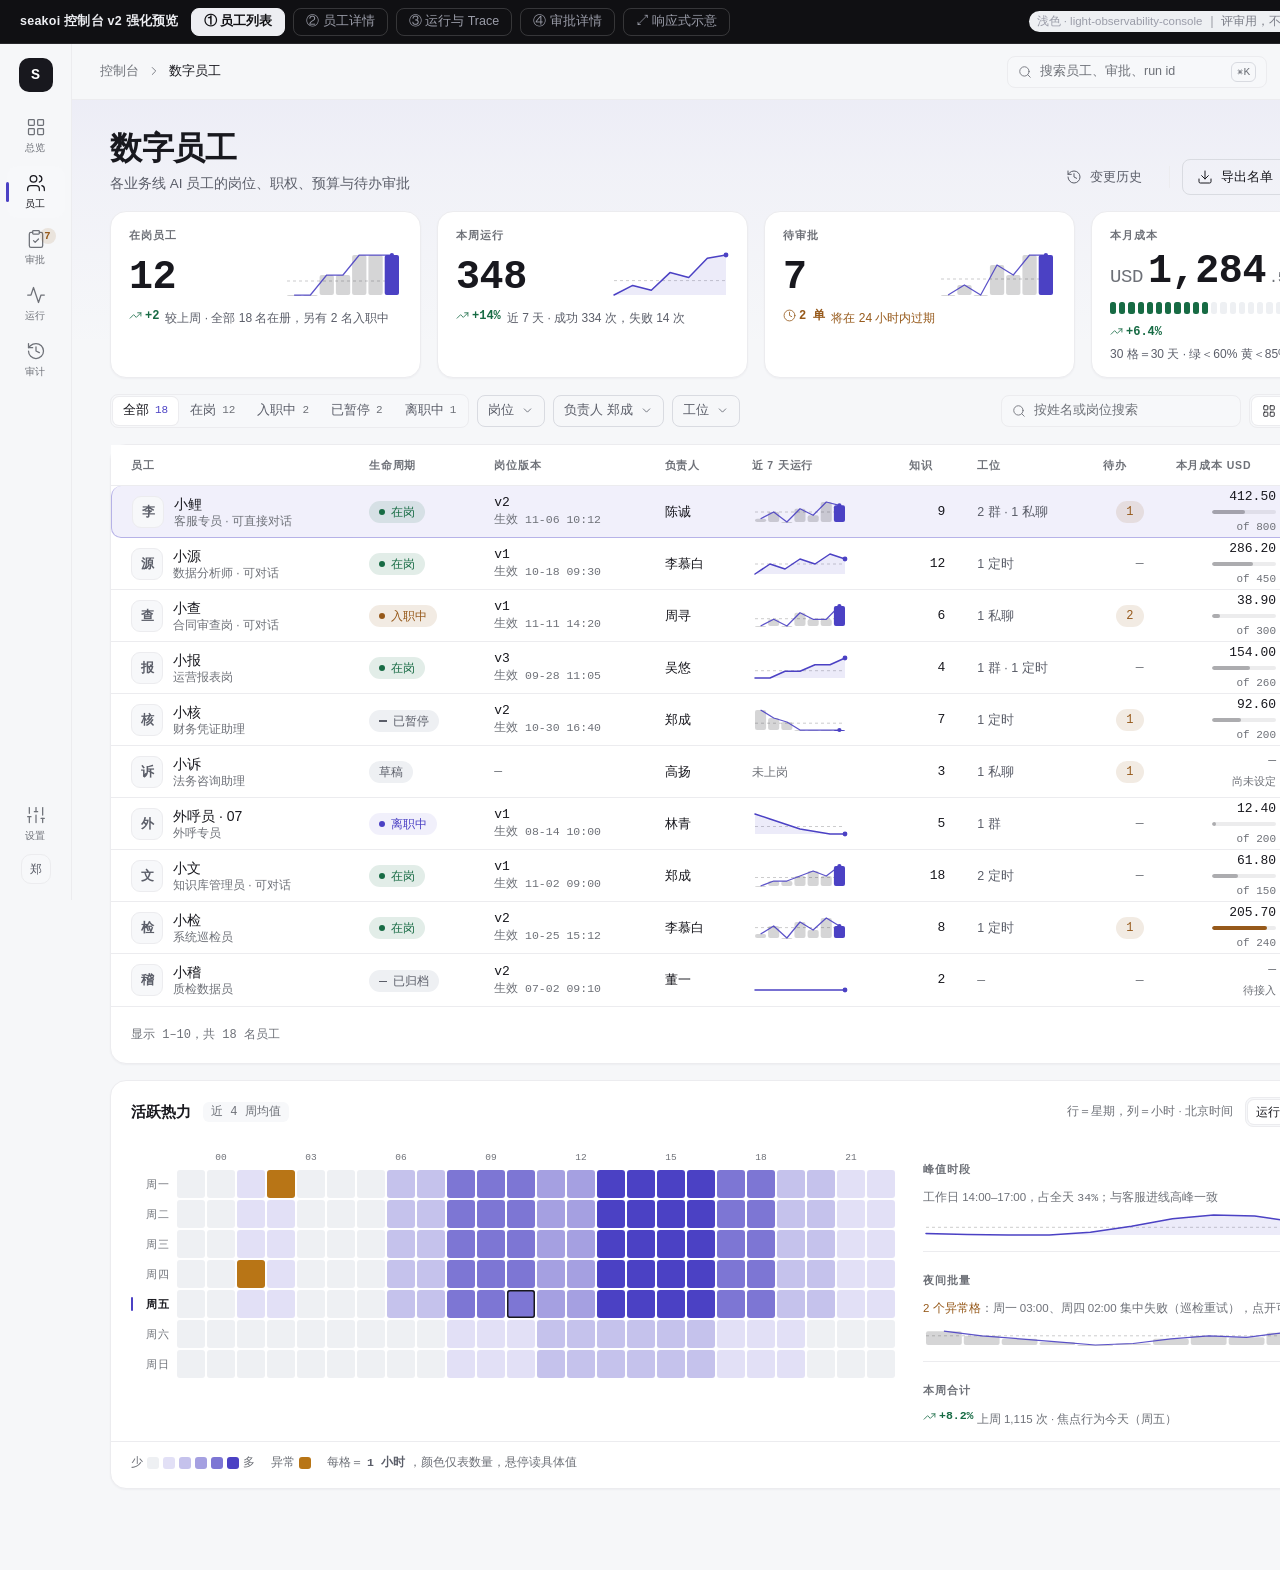
<file: docs/product/design/console-v2/mockup-v2-light.html>
<!DOCTYPE html>
<html lang="zh-CN">
<head>
<meta charset="UTF-8">
<meta name="viewport" content="width=1440">
<title>seakoi 数字员工控制台 v2 强化 · 浅色高保真（light-observability-console）</title>
<style>
/* ============================================================
   THEME TOKENS — 深浅两版唯一差异所在。
   light 版只替换下面成对标记之间的那一块令牌，其余字节与本版完全相同。
   ============================================================ */
:root{
  /*THEME-BEGIN*/
  --bg:#F6F7F9;            /* 画布 */
  --card:#FFFFFF;          /* 外层卡片（唯一容器层，纯色，不吃渐变） */
  --surface:#F7F8FA;       /* 内嵌面板 / 输入底 / iframe 视口 */
  --surface-2:#EDEFF3;     /* 面板上的 hover 段、离散块 */
  --hairline:#ECECEF;                 /* 默认线：卡边/表格水平线/字段竖线 */
  --border:#D9DBE1;                   /* 需要被看见的线：描边按钮/输入框 */
  --fg:#18181E;
  --fg-2:#5B5E69;
  --fg-3:#6E7178;          /* 微标签（白底 4.9:1，画布 4.6:1） */
  --accent:#4B41C4;
  --accent-soft:rgba(75,65,196,.08);
  --accent-border:rgba(75,65,196,.35);
  --primary:#18181E; --primary-fg:#FFFFFF; --primary-hov:#26262E;
  --danger:#BF333D; --danger-soft:rgba(191,51,61,.12); --danger-hov:rgba(191,51,61,.16);
  --warning:#96591A; --warning-soft:rgba(150,89,26,.12);
  --success:#176B44; --success-soft:rgba(23,107,68,.12);
  --nt-fg:#5B5E69; --nt-bg:#EEF0F3;
  --hover:rgba(24,24,30,.035);
  --bar:rgba(24,24,30,.08); --bar-fill:rgba(24,24,30,.30);
  --shadow:0 1px 2px rgba(16,24,40,.04);
  /* v2 ① 页面顶部淡彩：全站唯一一层，250px 可见高度，铺在卡片之下（卡片本身保持纯色） */
  --wash:linear-gradient(180deg, rgba(75,65,196,.075) 0, rgba(75,65,196,.03) 130px, rgba(75,65,196,0) 306px);
  /* v2 图表墨色（数据通道，不受药丸透明度纪律约束，但禁止用作容器底/按钮底/文字色） */
  --chart-a:rgba(24,24,30,.22);        /* 堆叠柱·成功（主量，中性墨阶） */
  --chart-b:rgba(24,24,30,.10);        /* 堆叠柱·需人工介入 */
  --chart-c:rgba(191,51,61,.55);       /* 堆叠柱·失败 */
  --chart-line:#4B41C4;                /* 折线（每图必有一条） */
  --chart-grid:rgba(24,24,30,.07);
  --chart-marker:rgba(75,65,196,.55);  /* 图上竖向虚线事件标记 */
  --spark-line:#4B41C4; --spark-fill:rgba(75,65,196,.10);
  --spark-bar:rgba(24,24,30,.18); --spark-hi:#4B41C4;
  --spark-base:rgba(24,24,30,.22);     /* 上期基线（虚线） */
  /* v2 ⑥① 格子热力：5 档同色系 + 1 个异常黄档 */
  --heat-0:#EEF0F3; --heat-1:rgba(75,65,196,.16); --heat-2:rgba(75,65,196,.32);
  --heat-3:rgba(75,65,196,.50); --heat-4:rgba(75,65,196,.72); --heat-5:#4B41C4;
  --heat-x:#B87516;
  /* v2 ⑥② 配额分段条 */
  --q-ok:#176B44; --q-warn:#96591A; --q-over:#BF333D; --q-idle:#EEF0F3;
  --theme-label:"浅色 · light-observability-console";
  /*THEME-END*/
  --r-lg:16px; --r-md:10px; --r-sm:8px;
  --sans:'Inter Variable','Inter',-apple-system,BlinkMacSystemFont,'Segoe UI','PingFang SC','Hiragino Sans GB','Microsoft YaHei',sans-serif;
  --mono:'JetBrains Mono Variable','JetBrains Mono',ui-monospace,SFMono-Regular,Menlo,Consolas,monospace;
}

*{box-sizing:border-box;margin:0;padding:0}
html{-webkit-font-smoothing:antialiased;text-size-adjust:100%}
body{min-width:1440px;background:var(--bg);color:var(--fg);font:400 14px/1.55 var(--sans)}
button{font-family:inherit;color:inherit;background:none;border:none;cursor:pointer}
a{color:inherit;text-decoration:none}
::selection{background:var(--accent-soft)}
::-webkit-scrollbar{width:10px;height:10px}
::-webkit-scrollbar-thumb{background:var(--border);border-radius:99px;border:3px solid var(--bg)}
::-webkit-scrollbar-track{background:transparent}
:focus-visible{outline:none;box-shadow:0 0 0 2px var(--bg),0 0 0 4px var(--accent-border)!important}
@media (prefers-reduced-motion:reduce){*{transition:none!important;animation:none!important}}

.mono{font-family:var(--mono);font-variant-numeric:tabular-nums}
.micro{font-size:10.5px;font-weight:600;letter-spacing:.08em;text-transform:uppercase;color:var(--fg-3);line-height:14px}
.muted{color:var(--fg-2)} .faint{color:var(--fg-3)} .r{text-align:right}
.sub{font-size:13.5px;color:var(--fg-2);margin-top:6px}
.i{width:16px;height:16px;stroke:currentColor;stroke-width:1.5;fill:none;stroke-linecap:round;stroke-linejoin:round;flex:none}
.i13{width:13px;height:13px}.i14{width:14px;height:14px}.i18{width:18px;height:18px}.i20{width:20px;height:20px}
kbd{font:500 11px/1 var(--mono);border:1px solid var(--border);border-radius:6px;padding:3px 5px;color:var(--fg-3)}

/* ---------- 评审切换条（不属于设计） ---------- */
.rev{position:sticky;top:0;z-index:70;height:44px;display:flex;align-items:center;gap:8px;padding:0 20px;
     background:#101013;border-bottom:1px solid rgba(255,255,255,.1);color:#C9CAD1}
.rev b{font-size:12.5px;font-weight:600;letter-spacing:.02em;margin-right:4px;color:#EDEEF2}
.rev button{height:28px;padding:0 12px;border-radius:8px;border:1px solid rgba(255,255,255,.16);
     background:transparent;color:#9A9CA8;font-size:12.5px;transition:background .12s,color .12s}
.rev button[aria-pressed="true"]{background:#EDEEF2;color:#101013;font-weight:600;border-color:#EDEEF2}
.rev .tag{margin-left:auto;font-size:11.5px;color:#7C7E88}
.rev .tag em{font-style:normal;color:#9A9CA8}
.rev .tag em::before{content:var(--theme-label)}

/* ---------- 外壳 ---------- */
.shell{display:flex;position:relative;z-index:1}
.rail{position:sticky;top:44px;align-self:flex-start;width:72px;height:calc(100vh - 44px);
      border-right:1px solid var(--hairline);display:flex;flex-direction:column;align-items:center;padding:14px 0 16px;gap:4px;background:var(--bg);z-index:40}
.logo{width:34px;height:34px;border-radius:10px;background:var(--primary);color:var(--primary-fg);
      display:flex;align-items:center;justify-content:center;font:700 15px/1 var(--mono);margin-bottom:14px}
.nav{width:58px;height:52px;border-radius:10px;display:flex;flex-direction:column;align-items:center;justify-content:center;gap:3px;
     color:var(--fg-3);position:relative;transition:background .12s,color .12s}
.nav span{font-size:10px;letter-spacing:.02em}
.nav:hover{color:var(--fg);background:var(--hover)}
.nav.on{background:var(--surface);color:var(--fg)}
.nav.on::after{content:"";position:absolute;left:-1px;top:50%;transform:translateY(-50%);width:3px;height:20px;border-radius:99px;background:var(--accent)}
.nav .bdg{position:absolute;top:6px;right:9px;min-width:16px;height:16px;padding:0 4px;border-radius:99px;background:var(--warning-soft);
     color:var(--warning);font:600 10.5px/16px var(--mono);text-align:center}
.rail .sp{flex:1}
.rail .me{width:30px;height:30px;border-radius:10px;background:var(--surface);border:1px solid var(--hairline);
     display:flex;align-items:center;justify-content:center;font-size:12px;color:var(--fg-2)}

.main{flex:1;min-width:0;position:relative}
/* v2 ① 顶部淡彩：只在此层，卡片之上不吃色，卡片本身纯色 */
.main::before{content:"";position:absolute;top:0;left:0;right:0;height:306px;background:var(--wash);pointer-events:none;z-index:0}
.screen{position:relative;z-index:1}

.topbar{position:sticky;top:44px;z-index:50;height:56px;display:flex;align-items:center;gap:16px;padding:0 28px;
        border-bottom:1px solid var(--hairline);background:var(--bg)}
.crumb{font-size:13px;color:var(--fg-3);display:flex;align-items:center;gap:8px}
.crumb b{font-weight:500;color:var(--fg)}
.topbar .sp{flex:1}
.sk{width:260px;height:32px;border-radius:8px;border:1px solid var(--hairline);background:var(--surface);
    display:flex;align-items:center;gap:8px;padding:0 10px;color:var(--fg-3);font-size:12.5px}
.sk .k{margin-left:auto}
.chip{height:26px;display:inline-flex;align-items:center;gap:7px;padding:0 10px;border-radius:99px;
      background:var(--nt-bg);color:var(--nt-fg);font-size:12px;font-weight:500}
.ico-g{width:32px;height:32px;border-radius:8px;display:flex;align-items:center;justify-content:center;color:var(--fg-2);transition:background .12s,color .12s;position:relative}
.ico-g:hover{background:var(--hover);color:var(--fg)}
.ico-g .pd{position:absolute;top:6px;right:6px;width:6px;height:6px;border-radius:99px;background:var(--warning);border:1px solid var(--card)}

.page{max-width:1356px;margin:0 auto;padding:28px 32px 80px;display:flex;flex-direction:column;gap:16px}
.phead{display:flex;align-items:flex-end;gap:16px}
.phead .h1{font-size:32px;line-height:40px;font-weight:600;letter-spacing:-.01em}
.phead .sp{flex:1}

/* ---------- v2 ③ 按钮编排 ---------- */
.acts{display:flex;align-items:center;gap:8px}
.acts .sp{flex:1}                        /* 危险操作与主操作之间的强制分隔 */
.vsep{width:1px;height:22px;background:var(--hairline);margin:0 4px}
.b{height:36px;padding:0 14px;border-radius:8px;font-size:13px;font-weight:500;display:inline-flex;align-items:center;
   gap:8px;border:1px solid transparent;cursor:pointer;white-space:nowrap;transition:background .12s,color .12s,border-color .12s}
.b.pri{background:var(--primary);color:var(--primary-fg)}   /* 永远最右 */
.b.pri:hover{background:var(--primary-hov)}
.b.out{border-color:var(--border);color:var(--fg)}          /* 紧邻主按钮左侧 */
.b.out:hover{background:var(--hover)}
.b.gh{color:var(--fg-2)}
.b.gh:hover{background:var(--hover);color:var(--fg)}
.b.dgs{background:var(--danger-soft);color:var(--danger)}   /* 危险：与主操作之间必须有 .sp 或 .vsep */
.b.dgs:hover{background:var(--danger-hov)}
.b.sm{height:32px;padding:0 10px;font-size:12.5px}
.b.xs{height:26px;padding:0 8px;font-size:12px;border-radius:6px;gap:6px}
.b.ic{width:32px;padding:0;justify-content:center;color:var(--fg-2)}
.b.ic:hover{background:var(--hover);color:var(--fg)}
.b[disabled]{opacity:.4;cursor:not-allowed}

/* ---------- 卡片 ---------- */
.card{background:var(--card);border:1px solid var(--hairline);border-radius:var(--r-lg);box-shadow:var(--shadow)}
.panel{background:var(--surface);border-radius:var(--r-md)}
.rule{border-top:1px solid var(--hairline)}
.card-hd{display:flex;align-items:center;gap:12px;padding:16px 20px}
.card-hd .t{font-size:15px;font-weight:600;line-height:22px}
.card-hd .c{font:500 12px/1 var(--mono);color:var(--fg-3);padding:4px 8px;border-radius:6px;background:var(--surface)}
.card-hd .sp{flex:1}
.card-bd{padding:16px 20px 20px}
.hd-note{font-size:11.5px;color:var(--fg-3)}

/* ---------- 药丸 ---------- */
.pill{display:inline-flex;align-items:center;gap:6px;padding:2px 10px;border-radius:999px;font-size:12px;font-weight:500;line-height:18px;white-space:nowrap}
.pill .dot{width:6px;height:6px;border-radius:999px;background:currentColor;flex:none}
.pill.ok{background:var(--success-soft);color:var(--success)}
.pill.wr{background:var(--warning-soft);color:var(--warning)}
.pill.dg{background:var(--danger-soft);color:var(--danger)}
.pill.nt{background:var(--nt-bg);color:var(--nt-fg)}
.pill.ac{background:var(--accent-soft);color:var(--accent)}
.pill.dash{border:1px dashed var(--border);color:var(--fg-2);padding:1px 9px}
.pill.slash .dot{border-radius:0;width:8px;height:1.5px;background:currentColor}
.pill.ring .dot{background:none;border:1.5px solid currentColor}
.pill.xs{font-size:11px;padding:1px 8px;line-height:16px}
.tag{font-size:11.5px;font-weight:500;padding:2px 8px;border-radius:99px;background:var(--nt-bg);color:var(--nt-fg);white-space:nowrap}
.tag.wr{background:var(--warning-soft);color:var(--warning)}
.tag.ac{background:var(--accent-soft);color:var(--accent)}

/* ---------- v2 ① TrendCard ---------- */
.kpis{display:grid;grid-template-columns:repeat(4,1fr);gap:16px}
.kpi{padding:16px 18px 15px;display:flex;flex-direction:column;gap:10px;min-height:132px;position:relative}
.kpi .kr{display:flex;align-items:flex-end;gap:12px}
.kpi .v{font:600 40px/1 var(--mono);font-variant-numeric:tabular-nums;letter-spacing:-.01em;flex:none}
.kpi .v .u{font-size:19px;color:var(--fg-3);font-weight:500;margin-right:5px}
.kpi .v .d{font-size:15px;color:var(--fg-3);font-weight:500;margin-left:3px}
.kpi .spark{margin-left:auto;flex:none;width:118px;height:46px}
.kpi .spark.w{width:100%;height:44px;margin-left:0}
.kpi .kn{font-size:12px;color:var(--fg-2);line-height:16px;display:flex;align-items:baseline;gap:6px;flex-wrap:wrap}
.kpi .kn em{font-style:normal;color:var(--warning)}
.dtl{font:600 12px/16px var(--mono);display:inline-flex;align-items:center;gap:3px;white-space:nowrap}
.dtl.up{color:var(--success)} .dtl.dwn{color:var(--danger)} .dtl.flat{color:var(--fg-3)}
.dtl.wr{color:var(--warning)}
.kpi .dtl{font-size:12px}
.kpi .qmeta{margin-left:auto;text-align:right;line-height:16px}
.kpi .qmeta b{font:600 13px/16px var(--mono)} .kpi .qmeta span{display:block;font-size:11px;color:var(--fg-3);font-family:var(--mono)}
.kpis.sm .kpi{min-height:0;padding:14px 16px;gap:8px}
.kpis.sm .kpi .v{font-size:28px}
.kpis.sm .kpi .spark{width:96px;height:34px}
.kpis.sm{grid-template-columns:repeat(4,1fr)}
.spkcell{display:block;flex:none}
.spk{display:block;width:100%;height:26px}
.spark svg,.spk svg,.spkcell svg{display:block}

/* ---------- v2 ⑥② QuotaSegments（30 格） ---------- */
.seg30{display:flex;gap:3px;align-items:stretch}
.seg30 i{flex:1;height:12px;border-radius:2.5px;background:var(--q-idle);min-width:4px}
.seg30 i.a{background:var(--q-ok)} .seg30 i.b{background:var(--q-warn)} .seg30 i.c{background:var(--q-over)}
.seg30.thin i{height:8px;border-radius:2px}
.qlegend{display:flex;gap:14px;align-items:center;flex-wrap:wrap;font-size:11.5px;color:var(--fg-3)}
.qlegend span{display:inline-flex;align-items:center;gap:5px}
.qlegend i{width:9px;height:9px;border-radius:2.5px;display:inline-block}

/* ---------- v2 图表通用 ---------- */
.cbox{position:relative}
.svg-lbl{font:400 10px var(--mono);fill:var(--fg-3)}
.svg-lbl2{font:600 10.5px var(--sans);fill:var(--fg-3);letter-spacing:.06em}
.ctip{position:absolute;z-index:9;min-width:158px;padding:9px 11px;border-radius:10px;background:var(--surface);
      border:1px solid var(--border);pointer-events:none;opacity:0;transition:opacity .12s}
.ctip.on{opacity:1}
.ctip .tt{font-size:11.5px;color:var(--fg-2);margin-bottom:6px;font-family:var(--mono)}
.ctip .tr{display:flex;align-items:center;gap:7px;font-size:12px;line-height:18px}
.ctip .tr i{width:8px;height:8px;border-radius:2px;flex:none}
.ctip .tr b{margin-left:auto;font:500 12px/18px var(--mono)}
.clegend{display:flex;gap:16px;align-items:center;flex-wrap:wrap;font-size:11.5px;color:var(--fg-2)}
.clegend span{display:inline-flex;align-items:center;gap:6px}
.clegend i{width:10px;height:10px;border-radius:2.5px;flex:none;background:var(--chart-a)}
.clegend i.lb{height:2px;width:14px;border-radius:2px;background:var(--chart-line)}
.clegend i.mk{width:0;height:12px;border-left:1px dashed var(--chart-marker);background:none}

/* ---------- v2 ⑥① HeatGrid（星期 × 小时，一天不是一格而是一小时一格） ---------- */
.heat{display:flex;gap:28px;padding:10px 20px 14px;align-items:flex-start}
.heat-g{flex:none}
.hrow{display:flex;align-items:center;gap:8px}
.hrow+.hrow{margin-top:2px}
.hl{width:38px;flex:none;font-size:10.5px;letter-spacing:.04em;color:var(--fg-3);text-align:right;position:relative}
.hrow.now .hl{color:var(--fg);font-weight:600}
.hrow.now .hl::before{content:"";position:absolute;left:0;top:50%;transform:translateY(-50%);width:2px;height:14px;
      border-radius:2px;background:var(--accent)}
.hcs{display:flex;gap:2px}
.hcs.ax{display:grid;grid-template-columns:repeat(24,28px);column-gap:2px;margin-bottom:5px}
.hcs.ax i{grid-column:span 3;font:400 9.5px/1 var(--mono);color:var(--fg-3);text-align:center;font-style:normal}
.hc{width:28px;height:28px;border-radius:3px;background:var(--heat-0);transition:box-shadow .12s;cursor:default;position:relative}
.hc.l1{background:var(--heat-1)}.hc.l2{background:var(--heat-2)}.hc.l3{background:var(--heat-3)}
.hc.l4{background:var(--heat-4)}.hc.l5{background:var(--heat-5)}.hc.lx{background:var(--heat-x)}
.hc:hover{box-shadow:0 0 0 2px var(--fg),0 0 0 3px var(--card)}
.hc.nw{box-shadow:inset 0 0 0 1.5px var(--fg),0 0 0 2px var(--card)}
.hfoot{display:flex;align-items:center;gap:16px;padding:12px 20px 16px;flex-wrap:wrap}
.hscale{display:inline-flex;align-items:center;gap:4px;font-size:11.5px;color:var(--fg-3)}
.hscale i{width:12px;height:12px;border-radius:3px;display:inline-block}
.heat-side{flex:1;min-width:0;display:flex;flex-direction:column;gap:14px;padding-top:2px}
.hs{display:flex;flex-direction:column;gap:6px;padding-bottom:13px;border-bottom:1px solid var(--hairline)}
.hs:last-child{border-bottom:none;padding-bottom:0}
.hs .l{display:flex;align-items:baseline;gap:8px}
.hs .l .sp{flex:1}
.hs .l b{font:600 20px/26px var(--mono);font-variant-numeric:tabular-nums;letter-spacing:-.01em}
.hs .l .u{font-size:11.5px;color:var(--fg-3);font-family:var(--mono)}
.hs .d{font-size:11.5px;color:var(--fg-3);line-height:16px}
.hs .d em{font-style:normal;color:var(--warning)}
.hs .spk{width:100%;height:26px}

/* ---------- v2 ④ HFieldRow（横向分组字段，竖发丝线分隔） ---------- */
.hfields{display:flex;flex-wrap:wrap;padding:0}
.hfields.inset{margin:0 -24px}
.hf{flex:1 1 25%;min-width:0;display:flex;flex-direction:column;gap:6px;padding:16px 20px;position:relative}
.hf:not(:nth-child(4n+1))::before{content:"";position:absolute;left:0;top:15px;bottom:15px;width:1px;background:var(--hairline)}
.hf:nth-child(n+5){border-top:1px solid var(--hairline)}
.hf.wide{flex:1 1 100%;padding:14px 20px;border-top:1px solid var(--hairline)}
.hf.wide::before{display:none}
.hf .fl{font-size:10.5px;font-weight:600;letter-spacing:.08em;text-transform:uppercase;color:var(--fg-3);line-height:14px;
         display:flex;align-items:center;gap:6px}
.hf .fv{font:500 14px/20px var(--mono);font-variant-numeric:tabular-nums;color:var(--fg);white-space:nowrap;
        overflow:hidden;text-overflow:ellipsis;display:flex;align-items:center;gap:7px}
.hf .fv.t{font-family:var(--sans);font-size:14px;font-weight:400}
.hf .fv .tr{flex:1;min-width:0;overflow:hidden;text-overflow:ellipsis;white-space:nowrap}
.hf .fv .u{font-size:11.5px;color:var(--fg-3);font-weight:400}
.hf .fv.s{font-size:13px}
.hfields.two .hf{flex:1 1 50%}
.hfields.three .hf{flex:1 1 33.33%}

/* ---------- v2 ⑤ ChatPanel（iframe 可嵌入 + 降级） ---------- */
.chat{display:flex;flex-direction:column;height:512px;overflow:visible}
.chat-hd{display:flex;align-items:center;gap:10px;padding:12px 14px;border-bottom:1px solid var(--hairline);flex:none;position:relative;overflow:visible}
.chat-hd .who{min-width:0}
.chat-hd .nm{font-size:14px;font-weight:600;line-height:18px;display:flex;align-items:center;gap:8px;white-space:nowrap}
.chat-hd .rl{font-size:11.5px;color:var(--fg-3);line-height:15px;margin-top:2px;
             white-space:nowrap;overflow:hidden;text-overflow:ellipsis}
.chat-hd .sp{flex:1}
.menu{position:absolute;top:46px;right:14px;z-index:9;width:210px;padding:6px;border-radius:10px;
      background:var(--card);border:1px solid var(--border)}
.menu .mi{display:flex;align-items:center;gap:9px;height:32px;padding:0 9px;border-radius:6px;font-size:13px;color:var(--fg-2);cursor:pointer}
.menu .mi:hover{background:var(--hover);color:var(--fg)}
.menu .mi .sp{flex:1}
.menu .mi kbd{margin-left:auto}
.menu .mr{border-top:1px solid var(--hairline);margin:5px 4px}
.menu .cap{font-size:11px;color:var(--fg-3);padding:4px 9px 6px}
.emb{flex:1;min-height:0;background:var(--surface);display:flex;flex-direction:column;overflow:hidden}
/* 评审稿用 hidden 截断（不出滚动条）；实现侧改 overflow-y:auto 并贴底对齐 */
.msgs{flex:1;min-height:0;overflow:hidden;padding:16px 14px;display:flex;flex-direction:column;gap:13px}
.msg{display:flex;gap:9px;max-width:78%}
.msg.me{align-self:flex-end;flex-direction:row-reverse}
.msg .av{width:26px;height:26px;border-radius:8px;background:var(--card);border:1px solid var(--hairline);flex:none;
         display:flex;align-items:center;justify-content:center;font-size:11.5px;font-weight:600;color:var(--fg-2)}
.msg .col{min-width:0;display:flex;flex-direction:column;gap:4px;align-items:flex-start}
.msg.me .col{align-items:flex-end}
.msg .mt{font-size:11px;color:var(--fg-3);display:flex;gap:6px;align-items:center;line-height:14px}
.msg .mt .mono{font-size:10.5px}
.bub{padding:9px 12px;border-radius:12px 12px 12px 3px;background:var(--card);border:1px solid var(--hairline);
     font-size:13px;line-height:19px;color:var(--fg)}
.msg.me .bub{background:var(--surface-2);border-color:var(--hairline);border-radius:12px 12px 3px 12px}
.bub p+p{margin-top:7px}
.bub .mn{color:var(--accent);font-weight:500;background:var(--accent-soft);border-radius:5px;padding:0 4px}
.mbadge{display:inline-flex;align-items:center;gap:5px;height:22px;padding:0 8px;border-radius:6px;font-size:11.5px;
        background:var(--surface-2);color:var(--fg-2);border:1px solid var(--hairline)}
.mbadge.t{color:var(--fg-2)} .mbadge.c{border:1px dashed var(--border)}
.mbadge b{font-weight:500;color:var(--fg)}
.mbadge .mono{font-size:11px;color:var(--fg-3)}
.bchips{display:flex;gap:6px;flex-wrap:wrap;margin-top:2px}
.ask{padding:11px 12px;border-radius:12px;background:var(--card);border:1px solid var(--border);width:max-content;max-width:100%}
.ask .qt{font-size:12.5px;color:var(--fg-2);line-height:18px}
.ask .row{display:flex;align-items:center;gap:8px;margin-top:9px}
.ask .row .sp{flex:1}
.think{display:flex;align-items:center;gap:8px;font-size:12px;color:var(--fg-3)}
.think i{width:4px;height:4px;border-radius:99px;background:currentColor;display:inline-block;margin-right:-2px}
.think i:nth-child(2){opacity:.65}.think i:nth-child(3){opacity:.4}
.cbar{flex:none;padding:10px 12px;border-top:1px solid var(--hairline);background:var(--surface);display:flex;align-items:center;gap:8px}
.cbar .ci{width:30px;height:30px;border-radius:8px;display:flex;align-items:center;justify-content:center;color:var(--fg-3);flex:none}
.cbar .ci:hover{background:var(--surface-2);color:var(--fg)}
.cbar .in{flex:1;min-width:0;height:32px;border-radius:8px;border:1px solid var(--border);background:var(--card);
          display:flex;align-items:center;padding:0 11px;font-size:12.5px;color:var(--fg-3);
          white-space:nowrap;overflow:hidden;text-overflow:ellipsis}
.cbar .in b{font-weight:400;overflow:hidden;text-overflow:ellipsis}
.chat-ft{flex:none;padding:8px 14px;border-top:1px solid var(--hairline);font-size:11px;color:var(--fg-3);
         display:flex;align-items:center;gap:8px;background:var(--card)}
.chat-ft .sp{flex:1}
.seatpick{display:inline-flex;align-items:center;gap:6px;height:32px;padding:0 9px;border-radius:8px;background:var(--surface-2);
          font-size:11.5px;color:var(--fg-2);border:1px solid var(--hairline);flex:none;max-width:150px;
          white-space:nowrap;overflow:hidden}
/* 降级态（<1280px） */
.fallback .fb-row{display:flex;gap:10px;padding:11px 20px;align-items:flex-start;border-top:1px solid var(--hairline)}
.fallback .fb-row:first-of-type{border-top:none}
.fallback .fb-t{font-size:11px;color:var(--fg-3);display:flex;gap:7px;align-items:center;margin-bottom:3px}
.fallback .fb-x{font-size:12.5px;line-height:18px;color:var(--fg-2);display:-webkit-box;-webkit-line-clamp:2;-webkit-box-orient:vertical;overflow:hidden}
.fallback .fb-ft{display:flex;align-items:center;gap:8px;padding:12px 20px;border-top:1px solid var(--hairline)}
.fallback .fb-ft .sp{flex:1}
.rso{position:fixed;inset:0;z-index:80;background:rgba(4,4,6,.62);display:flex;align-items:flex-start;justify-content:center;padding:64px 24px}
.rso[hidden]{display:none}
.rso-x{width:100%;max-width:1180px}
.rso-hd{display:flex;align-items:center;gap:14px;padding:12px 16px;border:1px solid var(--border);
        border-bottom:none;border-radius:16px 16px 0 0;background:var(--card)}
.rso-hd b{font-size:13px;font-weight:600;color:var(--fg);white-space:nowrap}
.rso-hd span{font-size:12px;color:var(--fg-3);flex:1;min-width:0}
.rso-c{width:28px;height:28px;border-radius:8px;display:flex;align-items:center;justify-content:center;color:var(--fg-2)}
.rso-c:hover{background:var(--hover);color:var(--fg)}
.rso-body{border:1px solid var(--border);border-radius:0 0 16px 16px;background:var(--bg);padding:24px;
          display:flex;justify-content:center}
.rso-frame{width:400px;max-width:100%;display:flex;flex-direction:column;gap:12px}
.rso-note{font-size:11.5px;color:var(--fg-3)}
.rso-note .mono{color:var(--fg-2)}

/* ---------- v2 ⑦ BlastRadius ---------- */
.brg{position:relative;height:352px;margin:4px 8px 0}
.brg svg{position:absolute;inset:0;overflow:visible}
.be{stroke:var(--hairline);stroke-width:1;fill:none}
.be.pend{stroke:var(--border);stroke-dasharray:3 3}
.be.over{stroke:var(--danger);stroke-width:1.75}
/* 节点盒子＝圆点本身，标签绝对定位，保证连线端点正好落在点上 */
.bn{position:absolute;transform:translate(-50%,-50%);width:34px;height:34px}
.bn .dot{width:34px;height:34px;border-radius:99px;background:var(--surface);border:1px solid var(--border);
         position:relative;display:flex;align-items:center;justify-content:center;color:var(--fg-2);transition:background .12s}
.bn .dot:hover,.bn .dot:focus-visible{background:var(--surface-2);color:var(--fg)}
.bn .lc{position:absolute;left:50%;transform:translateX(-50%);top:calc(100% + 7px);width:104px;
        display:flex;flex-direction:column;gap:2px;align-items:center;pointer-events:none}
.bn.up .lc{top:auto;bottom:calc(100% + 7px)}
.bn .lb{font-size:11.5px;line-height:15px;text-align:center;color:var(--fg)}
.bn .ky{font:400 10px/12px var(--mono);color:var(--fg-3);text-align:center;word-break:break-all}
.bn.h2{width:12px;height:12px}
.bn.h2 .dot{width:12px;height:12px;border-radius:99px;background:var(--card);border:1.5px solid var(--fg-3)}
.bn.h2 .dot::after{content:"";position:absolute;inset:-5px;border-radius:99px;border:1px dashed var(--hairline)}
.bn.h2 .lc{width:86px}
.bn.h2 .lb{font-size:11px;color:var(--fg-2)}
.bn.h2 .ky{font-size:9.5px}
.bn.h2.over .dot{border-color:var(--danger);background:var(--danger-soft)}
.bn.h2.over .dot::after{border-color:var(--danger-soft)}
.bn.h2.pend .dot{border-color:var(--warning)}
.bn.h2.pend .dot::after{border-style:dashed;border-color:var(--warning-soft)}
.bn.core{width:60px;height:60px}
.bn.core .dot{width:60px;height:60px;border-radius:99px;background:var(--card);border:1px solid var(--accent-border);
              font:600 22px/1 var(--sans);color:var(--fg)}
.bn.core .lc{width:150px}
.bn.core .lb{font-size:13px;font-weight:600}
.bn.over .dot{border-color:var(--danger);color:var(--danger);background:var(--danger-soft)}
.bn.pend .dot{border-color:var(--warning);color:var(--warning);border-style:dashed}
.bmark{position:absolute;top:-5px;right:-6px;width:16px;height:16px;border-radius:99px;background:var(--card);
        border:1px solid currentColor;display:flex;align-items:center;justify-content:center;
        font:700 9.5px/1 var(--mono);z-index:2}
.bring{fill:none;stroke:var(--hairline);stroke-dasharray:2 4}
.bpaths{padding:10px 20px 4px;display:flex;flex-direction:column;gap:9px}
.bp{display:flex;align-items:center;gap:10px;font-size:12.5px;color:var(--fg-2);border-radius:8px;padding:8px 10px;background:var(--surface)}
.bp .i{flex:none}
.bp .sp{flex:1}
.bp .st{font:500 11.5px/1 var(--mono)}
.bcnt{display:flex;gap:28px;padding:14px 20px 16px;border-top:1px solid var(--hairline);margin-top:12px}
.bcnt .g{display:flex;flex-direction:column;gap:4px}
.bcnt b{font:600 22px/26px var(--mono);font-variant-numeric:tabular-nums}
.bcnt .g.wr b{color:var(--warning)} .bcnt .g.dg b{color:var(--danger)}

/* ---------- v2 ⑦ VersionChain ---------- */
.vchain{padding:6px 20px 14px}
.vc{display:flex;gap:12px;position:relative;padding:9px 0}
.vc::before{content:"";position:absolute;left:5.5px;top:0;bottom:0;width:1px;background:var(--hairline)}
.vc:first-child::before{top:20px}
.vc:last-child::before{bottom:auto;height:20px}
.vc .vn{width:12px;height:12px;border-radius:99px;border:2px solid var(--fg-3);background:var(--card);margin-top:6px;flex:none;z-index:1}
.vc.live .vn{border-color:var(--accent);background:var(--accent);box-shadow:0 0 0 3px var(--accent-soft)}
.vc.done .vn{background:var(--fg-3);border-color:var(--fg-3)}
.vc .vb{min-width:0;flex:1}
.vc .vh{display:flex;align-items:center;gap:8px;font-size:13px;font-weight:500}
.vc .vh .mono{font-size:12.5px}
.vc .vh .sp{flex:1}
.vc .vs{font-size:12px;color:var(--fg-3);margin-top:3px;line-height:17px}
.vc .va{display:flex;gap:6px;align-items:center;margin-top:7px}

/* ---------- v2 ⑦ StepFlow ---------- */
.stepf{display:flex;padding:20px 20px 4px;gap:0}
.sf{flex:1;min-width:0;position:relative;padding-right:14px}
.sf .ln{position:absolute;top:11px;left:22px;right:0;height:1px;background:var(--hairline)}
.sf:last-child{flex:0 0 auto;padding-right:0}
.sf:last-child .ln{display:none}
.sf.done .ln{background:var(--accent)}
.sf .no{width:23px;height:23px;border-radius:99px;display:flex;align-items:center;justify-content:center;position:relative;z-index:1;
        font:600 11px/1 var(--mono);background:var(--card);border:1px solid var(--border);color:var(--fg-3)}
.sf.done .no{background:var(--accent);border-color:var(--accent);color:var(--bg)}
.sf.cur .no{border-color:var(--accent);color:var(--accent);box-shadow:0 0 0 3px var(--accent-soft)}
.sf.na .no{border-style:dashed}
.sf .lb{font-size:13px;font-weight:600;margin-top:11px;display:flex;align-items:center;gap:7px}
.sf.cur .lb{color:var(--accent)}
.sf .ds{font-size:11.5px;color:var(--fg-3);line-height:17px;margin-top:4px}
.sf .ds .mono{font-size:11px;color:var(--fg-2)}

/* ---------- v2 ③ 二次确认 ---------- */
.dlgwrap{padding:22px 20px 26px;background:var(--surface);border-radius:var(--r-md);position:relative}
.dlgwrap .cap{position:absolute;top:8px;left:14px;font-size:10.5px;font-weight:600;letter-spacing:.08em;text-transform:uppercase;color:var(--fg-3)}
.dlg{max-width:520px;margin:14px auto 0;background:var(--card);border:1px solid var(--border);border-radius:var(--r-lg);overflow:hidden}
.dlg .dh{padding:16px 18px 4px;display:flex;gap:11px;align-items:flex-start}
.dlg .dh .t{font-size:15px;font-weight:600;line-height:22px}
.dlg .db{padding:8px 18px 4px;font-size:13px;line-height:20px;color:var(--fg-2)}
.dlg .db b{color:var(--fg);font-weight:500}
.dlg .dbox{margin:12px 0 4px;padding:11px 13px;border-radius:10px;background:var(--surface);border:1px solid var(--hairline);
           display:flex;flex-direction:column;gap:7px}
.dlg .drow{display:flex;align-items:center;gap:9px;font:400 12.5px/18px var(--mono);color:var(--fg-2)}
.dlg .drow .k{color:var(--fg-3);width:64px;flex:none;font-family:var(--sans);font-size:12px}
.ck{display:flex;align-items:flex-start;gap:9px;padding:12px 18px 2px;font-size:12.5px;line-height:18px;color:var(--fg-2);cursor:pointer}
.ck .bx{width:16px;height:16px;border-radius:5px;border:1px solid var(--border);flex:none;margin-top:1px;
        display:flex;align-items:center;justify-content:center;color:var(--bg)}
.ck.on .bx{background:var(--accent);border-color:var(--accent)}
.ck.on .bx svg{opacity:1}.ck .bx svg{opacity:0;width:12px;height:12px}
.dlg .dft{display:flex;align-items:center;gap:8px;padding:14px 18px 16px}
.dlg .dft .sp{flex:1}

/* ---------- 筛选条 / 段控件（v2 ③ 视图段） ---------- */
.fbar{display:flex;align-items:center;gap:8px;flex-wrap:wrap}
.fbar .sp{flex:1}
.seg{display:inline-flex;background:var(--surface);border:1px solid var(--hairline);border-radius:8px;padding:2px;gap:2px}
.seg button{height:28px;padding:0 10px;border-radius:6px;font-size:12.5px;color:var(--fg-2);display:inline-flex;align-items:center;gap:6px;
             transition:background .12s,color .12s;white-space:nowrap}
.seg button em{font-style:normal;font:500 11px/1 var(--mono);color:var(--fg-3)}
.seg button:hover{color:var(--fg)}
.seg button[aria-pressed="true"]{background:var(--card);color:var(--fg);font-weight:500;box-shadow:0 0 0 1px var(--hairline)}
.seg button[aria-pressed="true"] em{color:var(--accent)}
.seg.sm{flex:none}
.seg.sm button{height:24px;padding:0 8px;font-size:12px;min-width:44px;justify-content:center}
.seg.ch{flex:none}
.seg.ch button{height:24px;padding:0 10px;font-size:12px;min-width:48px;justify-content:center}
.fsel{height:32px;padding:0 10px;border-radius:8px;border:1px solid var(--border);color:var(--fg-2);font-size:12.5px;
      display:inline-flex;align-items:center;gap:7px;background:transparent}
.fsel:hover{color:var(--fg);background:var(--hover)}
.fsearch{height:32px;width:240px;border-radius:8px;border:1px solid var(--hairline);background:var(--surface);
      display:flex;align-items:center;gap:8px;padding:0 10px;color:var(--fg-3);font-size:12.5px}

/* ---------- 表格 ---------- */
.tblwrap{overflow-x:auto}
table.tbl{width:100%;border-collapse:separate;border-spacing:0}
.tbl th{font-size:10.5px;font-weight:600;letter-spacing:.08em;text-transform:uppercase;color:var(--fg-3);text-align:left;
        padding:12px 16px;height:40px;border-bottom:1px solid var(--hairline);position:sticky;background:var(--card);white-space:nowrap}
.tbl th:first-child{padding-left:20px}.tbl th:last-child{padding-right:20px}
.tbl td{height:52px;padding:0 16px;border-bottom:1px solid var(--hairline);font-size:13px;vertical-align:middle;background:transparent}
.tbl td:first-child{padding-left:20px}.tbl td:last-child{padding-right:20px}
.tbl tbody tr:last-child td{border-bottom:none}
.tbl tbody tr{cursor:pointer}
.tbl tbody tr:hover td{background:var(--hover)}
.tbl tbody tr.sel td{background:var(--accent-soft);border-top-color:var(--accent-border);border-bottom-color:var(--accent-border)}
.tbl tbody tr.sel td:first-child{border-left:1px solid var(--accent-border);border-radius:10px 0 0 10px}
.tbl tbody tr.sel td:last-child{border-right:1px solid var(--accent-border);border-radius:0 10px 10px 0}
.tbl .tsp{width:112px;height:26px}
.who{display:flex;align-items:center;gap:10px}
.ava{width:32px;height:32px;border-radius:9px;background:var(--surface);border:1px solid var(--hairline);
     display:flex;align-items:center;justify-content:center;font-size:13px;font-weight:600;color:var(--fg-2);flex:none}
.ava.lg{width:56px;height:56px;border-radius:12px;font-size:22px;font-weight:600}
.ava.sm{width:26px;height:26px;border-radius:8px;font-size:11.5px}
.who .nm{font-size:14px;font-weight:500;line-height:18px}
.who .rl{font-size:12px;color:var(--fg-3);line-height:15px;margin-top:1px}
.cellv{display:flex;flex-direction:column;gap:1px;line-height:16px}
.cellv b{font:500 13px/16px var(--mono)}
.cellv span{font-size:11.5px;color:var(--fg-3);font-family:var(--mono)}
.seats{display:inline-flex;align-items:center;color:var(--fg-2);white-space:nowrap}
.seats .fs{font-size:12.5px}
.seats .ss{display:none;font:500 12.5px/1 var(--mono)}
@media (max-width:1279px){.seats .fs{display:none}.seats .ss{display:inline}}
.money{display:flex;flex-direction:column;align-items:flex-end;gap:5px;line-height:16px}
.money b{font:500 13px/16px var(--mono)}
.money .bt{width:64px;height:4px;border-radius:99px;background:var(--bar);overflow:hidden}
.money .bt i{display:block;height:100%;border-radius:99px;background:var(--bar-fill)}
.money .bt i.wr{background:var(--warning)}.money .bt i.dg{background:var(--danger)}
.money span{font-size:11px;color:var(--fg-3);font-family:var(--mono)}
.pfoot{display:flex;align-items:center;padding:12px 20px}
.pfoot .sp{flex:1}
.pfoot .txt{font-size:12px;color:var(--fg-3);font-family:var(--mono)}

/* ---------- 复制 ID ---------- */
.cp{position:relative;display:inline-flex;align-items:center;gap:2px;font:12.5px/1 var(--mono);color:var(--fg-2)}
.cp .cc{width:20px;height:20px;border-radius:6px;display:inline-flex;align-items:center;justify-content:center;
        opacity:0;color:var(--fg-3);transition:opacity .12s;background:transparent;flex:none}
.cp:hover .cc,.cp:focus-within .cc{opacity:1}
.cp .cc:hover{background:var(--surface-2);color:var(--fg)}
.cp.copied .cc{opacity:1;color:var(--success)}
.cp .tp{position:absolute;bottom:calc(100% + 6px);left:50%;transform:translateX(-50%);background:var(--surface-2);
        border:1px solid var(--hairline);color:var(--fg);font:400 11.5px/1 var(--sans);padding:5px 8px;border-radius:6px;
        white-space:nowrap;opacity:0;pointer-events:none;transition:opacity .15s}
.cp.copied .tp{opacity:1}
.cp.min .cc{width:16px;height:16px}.cp.min .cc svg{width:11px;height:11px}

/* ---------- Tabs ---------- */
.tabs{display:flex;gap:24px;border-bottom:1px solid var(--hairline)}
.tabs button{height:40px;font-size:13px;font-weight:500;color:var(--fg-2);position:relative;border:none;background:none;cursor:pointer}
.tabs button em{font-style:normal;font:500 11px/1 var(--mono);color:var(--fg-3);margin-left:5px}
.tabs button:hover{color:var(--fg)}
.tabs button[aria-selected="true"]{color:var(--fg);font-weight:600}
.tabs button[aria-selected="true"]::after{content:"";position:absolute;left:0;right:0;bottom:-1px;height:2px;background:var(--accent);border-radius:2px}

/* ---------- 身份横幅 ---------- */
.idn{display:flex;align-items:flex-start;gap:18px;padding:22px 24px}
.idn .nm{font-size:32px;font-weight:600;letter-spacing:-.01em;display:flex;align-items:center;gap:12px}
.idn .meta{font-size:12px;color:var(--fg-2);font-family:var(--mono);margin-top:8px;display:flex;gap:6px;align-items:center;flex-wrap:wrap}
.idn .meta i{font-style:normal;color:var(--fg-3)}
.idn .sp{flex:1}

/* ---------- 布局 ---------- */
.split{display:grid;grid-template-columns:minmax(0,1fr) 400px;gap:16px;align-items:start}
.split.q{grid-template-columns:380px minmax(0,1fr)}
.split.h{grid-template-columns:minmax(0,1fr) 380px}
.split.e{grid-template-columns:minmax(0,1fr) minmax(0,1fr)}
.col{display:flex;flex-direction:column;gap:16px;min-width:0}

/* ---------- Trace ---------- */
.runhd{display:flex;align-items:center;gap:10px;padding:14px 20px;border-bottom:1px solid var(--hairline);flex-wrap:wrap}
.runhd .rm{font-size:11.5px;color:var(--fg-3);display:flex;gap:6px;align-items:center}
.runhd .sp{flex:1}
.runhd .dur{font:500 12.5px/1 var(--mono);color:var(--fg-2)}
.steps{padding:6px 12px 10px}
.st{display:flex;align-items:center;gap:10px;height:36px;padding:0 8px;border-radius:8px;position:relative}
.st:hover{background:var(--hover)}
.st .d{width:7px;height:7px;border-radius:99px;flex:none}
.st .nm{font-size:13px;white-space:nowrap;overflow:hidden;text-overflow:ellipsis}
.st .nm b{font-weight:500}
.st .sp{flex:1}
.st .dbar{width:74px;height:3px;border-radius:2px;background:var(--bar);overflow:hidden;flex:none}
.st .dbar i{display:block;height:100%;background:var(--bar-fill);border-radius:2px}
.st .dur{font:400 12px/1 var(--mono);color:var(--fg-3)}
.st .cost{font:500 11.5px/1 var(--mono);color:var(--fg-2);padding:3px 7px;border-radius:6px;background:var(--surface)}
.st.fail{background:var(--danger-soft)}
.st.fail .d{background:var(--danger)}
.st.fail .nm{color:var(--danger)}
.st.fail .dur,.st.fail .cost{color:var(--danger)}
.kids{margin:2px 0 4px 18px;border-left:1px solid var(--hairline);padding-left:14px}
.st .xc{width:22px;height:22px;border-radius:6px;display:inline-flex;align-items:center;justify-content:center;color:var(--fg-3);flex:none}
.st .xc:hover{background:var(--surface-2);color:var(--fg)}
.st .xc svg{transition:transform .12s}
.st.open .xc svg{transform:rotate(90deg)}
.sdet{margin:2px 0 8px 18px;padding:12px 16px;display:grid;grid-template-columns:auto 1fr;gap:7px 24px}
.sdet dt{font-size:12px;color:var(--fg-3)}
.sdet dd{font:400 12.5px/18px var(--mono);color:var(--fg-2);text-align:right}
.rfoot{display:flex;gap:16px;align-items:center;padding:10px 20px;border-top:1px solid var(--hairline);flex-wrap:wrap}
.rfoot .sp{flex:1}
.rfoot .lg{font-size:11.5px;color:var(--fg-3);display:flex;gap:6px;align-items:center}
.err{margin:4px 12px 12px;padding:12px 14px;display:flex;gap:10px;border-radius:10px;background:var(--danger-soft);align-items:flex-start}
.err .i{color:var(--danger);flex:none;margin-top:2px}
.err p{font-size:13px;line-height:19px;color:var(--fg)}
.err p i{font-style:normal;color:var(--fg-2);font-size:12px;display:block;margin-top:3px}

/* ---------- 清单行 ---------- */
.rows{padding:6px 8px 10px}
.rw{display:flex;align-items:center;gap:10px;padding:9px 12px;border-radius:8px}
.rw:hover{background:var(--hover)}
.rw .t{font-size:13px;font-weight:500;line-height:18px}
.rw .s{font-size:11.5px;color:var(--fg-3);line-height:16px;margin-top:1px}
.rw .sp{flex:1}
.rw .exp{font:400 11.5px/1 var(--mono);color:var(--fg-3);text-align:right;white-space:nowrap}
.rw .exp.wr{color:var(--warning)}
.kchips{display:flex;flex-wrap:wrap;gap:7px;padding:4px 12px 14px}
.kchip{font-size:12px;color:var(--fg-2);padding:3px 10px;border-radius:8px;border:1px solid var(--hairline);background:transparent}
.kchip:hover{border-color:var(--border);color:var(--fg)}

/* ---------- 预算 ---------- */
.buds{padding:12px 20px 18px;display:flex;flex-direction:column;gap:15px}
.bud .l{display:flex;align-items:baseline;gap:8px;margin-bottom:8px}
.bud .l .micro{display:flex;gap:6px;align-items:center}
.bud .l b{font:500 12.5px/1 var(--mono);margin-left:auto}
.bud .h{font-size:11.5px;color:var(--fg-3);margin-top:6px}

/* ---------- 审批 ---------- */
.ahd .tags{display:flex;gap:8px;align-items:center;margin-top:10px;flex-wrap:wrap}
.qrow{display:flex;flex-direction:column;gap:4px;padding:11px 14px;border-radius:10px;margin:0 8px;
      border:1px solid transparent;cursor:pointer}
.qrow+.qrow{border-top:1px solid var(--hairline);margin-top:2px}
.qrow:hover{background:var(--hover)}
.qrow.sel{background:var(--accent-soft);border-color:var(--accent-border)}
.qrow .l1{display:flex;align-items:center;gap:8px;font-size:13px;font-weight:500}
.qrow .l1 .sp{flex:1}
.qrow .l2{display:flex;align-items:center;gap:8px;font-size:11.5px;color:var(--fg-3)}
.qrow .l2 .sp{flex:1}
.qrow .l2 .idp{font-family:var(--mono)}
.qrow .l2 .left{font-family:var(--mono);font-size:11.5px;color:var(--fg-2)}
.qrow .l2 .left.wr{color:var(--warning)}.qrow .l2 .left.dg{color:var(--danger)}
.sec{padding:18px 24px}
.sec+.sec{border-top:1px solid var(--hairline)}
.sec>.micro{margin-bottom:2px}
.dl{display:grid;grid-template-columns:92px minmax(0,1fr);gap:10px 18px;margin-top:14px}
.dl dt{font-size:13px;color:var(--fg-3)}
.dl dd{font-size:13px;line-height:20px}
.diffto{display:flex;align-items:center;gap:10px;margin-top:12px;flex-wrap:wrap}
.diffto .box{border:1px solid var(--hairline);border-radius:10px;background:var(--surface);padding:10px 14px;display:flex;flex-direction:column;gap:4px;min-width:200px}
.diffto .box .a{font-size:12px;color:var(--fg-3)}
.diffto .box .b{font-size:13px;font-weight:500;display:flex;gap:8px;align-items:center}
.diffto .i{color:var(--fg-3)}
.quote{margin-top:12px;padding:14px 16px;border-radius:10px;font-size:13.5px;line-height:21px;color:var(--fg);background:var(--surface)}
.riskl{margin-top:12px;display:flex;flex-direction:column;gap:9px}
.riskl li{display:flex;gap:9px;font-size:13px;color:var(--fg-2);list-style:none;align-items:flex-start}
.riskl li .i{margin-top:3px;color:var(--fg-3)}
.riskl li b{color:var(--fg);font-weight:500}
.empty{margin:14px 0 4px;padding:26px 20px;display:flex;flex-direction:column;align-items:center;gap:8px;text-align:center;border-radius:10px;background:var(--surface)}
.empty .ic{width:38px;height:38px;border-radius:50%;background:var(--surface-2);display:flex;align-items:center;justify-content:center;color:var(--fg-3);margin-bottom:2px}
.empty .t{font-size:13.5px;font-weight:500}
.empty .s{font-size:12.5px;color:var(--fg-3);max-width:340px}
textarea.ta{width:100%;margin-top:12px;height:76px;resize:none;border-radius:10px;border:1px solid var(--border);
   background:var(--surface);color:var(--fg);padding:11px 14px;font:400 13px/19px var(--sans)}
textarea.ta::placeholder{color:var(--fg-3)}
textarea.ta:focus{outline:none;box-shadow:0 0 0 3px var(--accent-soft);border-color:var(--accent-border)}
.note{font-size:12.5px;color:var(--fg-2);margin-top:12px;line-height:18px}
.note b{color:var(--fg);font-weight:500}

/* ---------- 分布列表（每行带走势） ---------- */
.dist{padding:6px 20px 12px}
.dr{display:flex;align-items:center;gap:12px;height:46px;border-radius:8px}
.dr:hover{background:var(--hover)}
.dr .who{flex:1;min-width:0}
.dr .spk{width:96px;height:24px;flex:none}
.dr .n{font:500 12.5px/1 var(--mono);width:44px;text-align:right;flex:none}
.dr .pc{font:400 11px/1 var(--mono);color:var(--fg-3);width:38px;text-align:right;flex:none}
.brlist{padding:10px 20px 16px;display:flex;flex-direction:column;gap:11px}
.br{display:flex;flex-direction:column;gap:5px}
.br .t{display:flex;align-items:baseline;gap:8px;font-size:12.5px;color:var(--fg-2)}
.br .t b{margin-left:auto;font:500 12.5px/1 var(--mono);color:var(--fg)}
.br .t em{font-style:normal;font:400 11px/1 var(--mono);color:var(--fg-3)}
.br .tk{height:6px;border-radius:99px;background:var(--surface-2);overflow:hidden}
.br .tk i{display:block;height:100%;border-radius:99px;background:var(--chart-a)}
.br .tk i.wr{background:var(--q-warn)}.br .tk i.dg{background:var(--q-over)}
</style>
</head>
<body>

<!-- 图标定义（Lucide 风格，1.5px 描边，currentColor） -->
<svg width="0" height="0" style="position:absolute" aria-hidden="true">
<defs>
<symbol id="i-grid" viewBox="0 0 24 24"><rect x="3" y="3" width="7" height="7" rx="1"/><rect x="14" y="3" width="7" height="7" rx="1"/><rect x="3" y="14" width="7" height="7" rx="1"/><rect x="14" y="14" width="7" height="7" rx="1"/></symbol>
<symbol id="i-users" viewBox="0 0 24 24"><path d="M16 21v-2a4 4 0 0 0-4-4H6a4 4 0 0 0-4 4v2"/><circle cx="9" cy="7" r="4"/><path d="M22 21v-2a4 4 0 0 0-3-3.87"/><path d="M16 3.13a4 4 0 0 1 0 7.75"/></symbol>
<symbol id="i-clip" viewBox="0 0 24 24"><rect x="8" y="2" width="8" height="4" rx="1"/><path d="M16 4h2a2 2 0 0 1 2 2v14a2 2 0 0 1-2 2H6a2 2 0 0 1-2-2V6a2 2 0 0 1 2-2h2"/><path d="m9 14 2 2 4-4"/></symbol>
<symbol id="i-act" viewBox="0 0 24 24"><path d="M22 12h-4l-3 9L9 3l-3 9H2"/></symbol>
<symbol id="i-hist" viewBox="0 0 24 24"><path d="M3 12a9 9 0 1 0 9-9 9.75 9.75 0 0 0-6.74 2.74L3 8"/><path d="M3 3v5h5"/><path d="M12 7v5l4 2"/></symbol>
<symbol id="i-cfg" viewBox="0 0 24 24"><line x1="4" x2="4" y1="21" y2="14"/><line x1="4" x2="4" y1="10" y2="3"/><line x1="12" x2="12" y1="21" y2="12"/><line x1="12" x2="12" y1="8" y2="3"/><line x1="20" x2="20" y1="21" y2="16"/><line x1="20" x2="20" y1="12" y2="3"/><line x1="2" x2="6" y1="14" y2="14"/><line x1="10" x2="14" y1="8" y2="8"/><line x1="18" x2="22" y1="16" y2="16"/></symbol>
<symbol id="i-search" viewBox="0 0 24 24"><circle cx="11" cy="11" r="8"/><path d="m21 21-4.3-4.3"/></symbol>
<symbol id="i-plus" viewBox="0 0 24 24"><path d="M5 12h14"/><path d="M12 5v14"/></symbol>
<symbol id="i-chev-d" viewBox="0 0 24 24"><path d="m6 9 6 6 6-6"/></symbol>
<symbol id="i-chev-r" viewBox="0 0 24 24"><path d="m9 18 6-6-6-6"/></symbol>
<symbol id="i-chev-l" viewBox="0 0 24 24"><path d="m15 18-6-6 6-6"/></symbol>
<symbol id="i-copy" viewBox="0 0 24 24"><rect width="14" height="14" x="8" y="8" rx="2"/><path d="M4 16c-1.1 0-2-.9-2-2V4c0-1.1.9-2 2-2h10c1.1 0 2 .9 2 2"/></symbol>
<symbol id="i-check" viewBox="0 0 24 24"><path d="M20 6 9 17l-5-5"/></symbol>
<symbol id="i-alert" viewBox="0 0 24 24"><path d="m21.73 18-8-14a2 2 0 0 0-3.48 0l-8 14A2 2 0 0 0 4 21h16a2 2 0 0 0 1.73-3Z"/><path d="M12 9v4"/><path d="M12 17h.01"/></symbol>
<symbol id="i-clock" viewBox="0 0 24 24"><circle cx="12" cy="12" r="10"/><polyline points="12 6 12 12 16 14"/></symbol>
<symbol id="i-msg" viewBox="0 0 24 24"><path d="M21 15a2 2 0 0 1-2 2H7l-4 4V5a2 2 0 0 1 2-2h14a2 2 0 0 1 2 2z"/></symbol>
<symbol id="i-book" viewBox="0 0 24 24"><path d="M2 3h6a4 4 0 0 1 4 4v14a3 3 0 0 0-3-3H2z"/><path d="M22 3h-6a4 4 0 0 0-4 4v14a3 3 0 0 1 3-3h7z"/></symbol>
<symbol id="i-pause" viewBox="0 0 24 24"><rect x="14" y="4" width="4" height="16" rx="1"/><rect x="6" y="4" width="4" height="16" rx="1"/></symbol>
<symbol id="i-refresh" viewBox="0 0 24 24"><path d="M3 12a9 9 0 0 1 9-9 9.75 9.75 0 0 1 6.36 2.64L21 8"/><path d="M21 3v5h-5"/><path d="M21 12a9 9 0 0 1-9 9 9.75 9.75 0 0 1-6.36-2.64L3 16"/><path d="M8 16H3v5"/></symbol>
<symbol id="i-more" viewBox="0 0 24 24"><circle cx="12" cy="12" r="1"/><circle cx="19" cy="12" r="1"/><circle cx="5" cy="12" r="1"/></symbol>
<symbol id="i-send" viewBox="0 0 24 24"><path d="M22 2 11 13"/><polygon points="22 2 15 22 11 13 2 9 22 2"/></symbol>
<symbol id="i-arrow-r" viewBox="0 0 24 24"><path d="M5 12h14"/><path d="m12 5 7 7-7 7"/></symbol>
<symbol id="i-shield" viewBox="0 0 24 24"><path d="M20 13c0 5-3.5 7.5-7.66 8.95a1 1 0 0 1-.67-.01C7.5 20.5 4 18 4 13V6a2 2 0 0 1 1-1c2 0 4.5-1.2 6.24-2.72a1.17 1.17 0 0 1 1.52 0C14.51 3.81 17 5 19 5a2 2 0 0 1-1 1z"/></symbol>
<symbol id="i-zap" viewBox="0 0 24 24"><polygon points="13 2 3 14 12 14 11 22 21 10 12 10 13 2"/></symbol>
<symbol id="i-bell" viewBox="0 0 24 24"><path d="M6 8a6 6 0 0 1 12 0c0 7 3 9 3 9H3s3-2 3-9"/><path d="M10.3 21a1.94 1.94 0 0 0 3.4 0"/></symbol>
<symbol id="i-inbox" viewBox="0 0 24 24"><polyline points="22 12 16 12 14 15 10 15 8 12 2 12"/><path d="M5.45 5.11 2 12v6a2 2 0 0 0 2 2h16a2 2 0 0 0 2-2v-6l-3.45-6.89A2 2 0 0 0 16.76 4H7.24a2 2 0 0 0-1.79 1.11z"/></symbol>
<symbol id="i-x" viewBox="0 0 24 24"><path d="M18 6 6 18"/><path d="m6 6 12 12"/></symbol>
<symbol id="i-tool" viewBox="0 0 24 24"><path d="M14.7 6.3a1 1 0 0 0 0 1.4l1.6 1.6a1 1 0 0 0 1.4 0l3.77-3.77a6 6 0 0 1-7.94 7.94l-6.91 6.91a2.12 2.12 0 0 1-3-3l6.91-6.91a6 6 0 0 1 7.94-7.94l-3.76 3.76z"/></symbol>
<symbol id="i-ext" viewBox="0 0 24 24"><path d="M15 3h6v6"/><path d="M10 14 21 3"/><path d="M18 13v6a2 2 0 0 1-2 2H5a2 2 0 0 1-2-2V8a2 2 0 0 1 2-2h6"/></symbol>
<symbol id="i-at" viewBox="0 0 24 24"><circle cx="12" cy="12" r="4"/><path d="M16 8v5a3 3 0 0 0 6 0v-1a10 10 0 1 0-4 8"/></symbol>
<symbol id="i-file" viewBox="0 0 24 24"><path d="M15 2H6a2 2 0 0 0-2 2v16a2 2 0 0 0 2 2h12a2 2 0 0 0 2-2V7Z"/><path d="M14 2v5h5"/><path d="M16 13H8"/><path d="M16 17H8"/></symbol>
<symbol id="i-lock" viewBox="0 0 24 24"><rect width="18" height="11" x="3" y="11" rx="2"/><path d="M7 11V7a5 5 0 0 1 10 0v4"/></symbol>
<symbol id="i-undo" viewBox="0 0 24 24"><path d="M3 12a9 9 0 1 0 3-6.7L3 8"/><path d="M3 3v5h5"/></symbol>
<symbol id="i-dl" viewBox="0 0 24 24"><path d="M21 15v4a2 2 0 0 1-2 2H5a2 2 0 0 1-2-2v-4"/><polyline points="7 10 12 15 17 10"/><line x1="12" x2="12" y1="15" y2="3"/></symbol>
<symbol id="i-eye" viewBox="0 0 24 24"><path d="M2 12s3.5-7 10-7 10 7 10 7-3.5 7-10 7S2 12 2 12Z"/><circle cx="12" cy="12" r="3"/></symbol>
<symbol id="i-cmp" viewBox="0 0 24 24"><path d="M8 3 4 7l4 4"/><path d="M4 7h16"/><path d="m16 21 4-4-4-4"/><path d="M20 17H4"/></symbol>
<symbol id="i-trend" viewBox="0 0 24 24"><polyline points="22 7 13.5 15.5 8.5 10.5 2 17"/><polyline points="16 7 22 7 22 13"/></symbol>
<symbol id="i-term" viewBox="0 0 24 24"><polyline points="4 17 10 11 4 5"/><line x1="12" x2="20" y1="19" y2="19"/></symbol>
<symbol id="i-flag" viewBox="0 0 24 24"><path d="M4 15s1-1 4-1 5 2 8 2 4-1 4-1V3s-1 1-4 1-5-2-8-2-4 1-4 1z"/><line x1="4" x2="4" y1="22" y2="15"/></symbol>
<symbol id="i-feishu" viewBox="0 0 24 24"><path d="M4 6.5h9.5"/><path d="M4 12h14"/><path d="M4 17.5h7"/></symbol>
</defs>
</svg>

<!-- 评审切换条 -->
<nav class="rev">
  <b>seakoi 控制台 v2 强化预览</b>
  <button data-scr="list" aria-pressed="true">① 员工列表</button>
  <button data-scr="detail" aria-pressed="false">② 员工详情</button>
  <button data-scr="runs" aria-pressed="false">③ 运行与 Trace</button>
  <button data-scr="appr" aria-pressed="false">④ 审批详情</button>
  <button data-rso="1">⤢ 响应式示意</button>
  <span class="tag"><em id="themeTag"></em> ｜ 评审用，不属于设计 ｜ 1440 宽最佳</span>
</nav>

<div class="shell">
  <aside class="rail">
    <div class="logo">S</div>
    <a class="nav"><svg class="i20 i"><use href="#i-grid"/></svg><span>总览</span></a>
    <a class="nav on"><svg class="i20 i"><use href="#i-users"/></svg><span>员工</span></a>
    <a class="nav"><svg class="i20 i"><use href="#i-clip"/></svg><span>审批</span><em class="bdg">7</em></a>
    <a class="nav"><svg class="i20 i"><use href="#i-act"/></svg><span>运行</span></a>
    <a class="nav"><svg class="i20 i"><use href="#i-hist"/></svg><span>审计</span></a>
    <div class="sp"></div>
    <a class="nav"><svg class="i20 i"><use href="#i-cfg"/></svg><span>设置</span></a>
    <div class="me">郑</div>
  </aside>

  <div class="main">
<!-- ①员工列表 ─────────────────────────────────────────── -->
<section class="screen" id="scr-list">
  <header class="topbar">
    <div class="crumb">控制台 <svg class="i i14"><use href="#i-chev-r"/></svg> <b>数字员工</b></div>
    <div class="sp"></div>
    <div class="sk"><svg class="i i14"><use href="#i-search"/></svg>搜索员工、审批、run id<span class="k"><kbd>⌘K</kbd></span></div>
    <span class="chip"><span class="pill ok" style="padding:0;background:none"><span class="dot"></span></span>生产环境</span>
    <button class="ico-g" aria-label="通知"><svg class="i18 i"><use href="#i-bell"/></svg><span class="pd"></span></button>
  </header>

  <div class="page">
    <div class="phead">
      <div>
        <h1 class="h1">数字员工</h1>
        <p class="sub">各业务线 AI 员工的岗位、职权、预算与待办审批</p>
      </div>
      <div class="sp"></div>
      <div class="acts">
        <button class="b gh"><svg class="i"><use href="#i-hist"/></svg>变更历史</button>
        <div class="vsep"></div>
        <button class="b out"><svg class="i"><use href="#i-dl"/></svg>导出名单</button>
        <button class="b pri"><svg class="i"><use href="#i-plus"/></svg>新建员工</button>
      </div>
    </div>

    <!-- v2 ① TrendCard：数字 + 迷你趋势 + 口径 -->
    <div class="kpis">
      <div class="card kpi">
        <div class="micro">在岗员工</div>
        <div class="kr"><div class="v">12</div>
          <div class="spark" data-spark="bars" data-pts="10,10,11,11,12,12,12" data-base="10.7" aria-hidden="true"></div></div>
        <div class="kn"><span class="dtl up"><svg class="i i13"><use href="#i-trend"/></svg>+2</span>较上周 · 全部 18 名在册，另有 2 名入职中</div>
      </div>

      <div class="card kpi">
        <div class="micro">本周运行</div>
        <div class="kr"><div class="v">348</div>
          <div class="spark" data-spark="area" data-pts="38,44,41,52,49,61,63" data-base="47" aria-hidden="true"></div></div>
        <div class="kn"><span class="dtl up"><svg class="i i13"><use href="#i-trend"/></svg>+14%</span>近 7 天 · 成功 334 次，失败 14 次</div>
      </div>

      <div class="card kpi">
        <div class="micro">待审批</div>
        <div class="kr"><div class="v">7</div>
          <div class="spark" data-spark="bars" data-pts="3,4,3,6,5,7,7" data-base="4.6" aria-hidden="true"></div></div>
        <div class="kn"><span class="dtl wr"><svg class="i i13"><use href="#i-clock"/></svg>2 单</span><em>将在 24 小时内过期</em></div>
      </div>

      <div class="card kpi">
        <div class="micro">本月成本</div>
        <div class="kr"><div class="v"><span class="u">USD</span>1,284<span class="d">.50</span></div>
          <div class="qmeta"><b>38%</b><span>of 3,400</span></div></div>
        <div class="seg30" data-quota="38" role="img" aria-label="本月配额已消耗 38%"></div>
        <div class="kn"><span class="dtl up"><svg class="i i13"><use href="#i-trend"/></svg>+6.4%</span>30 格＝30 天 · 绿＜60% 黄＜85% 红≥85%</div>
      </div>
    </div>

    <!-- v2 ③ FilterBar（跨页共用结构） -->
    <div class="fbar">
      <div class="seg" role="tablist" aria-label="按状态筛选">
        <button aria-pressed="true">全部 <em>18</em></button>
        <button aria-pressed="false">在岗 <em>12</em></button>
        <button aria-pressed="false">入职中 <em>2</em></button>
        <button aria-pressed="false">已暂停 <em>2</em></button>
        <button aria-pressed="false">离职中 <em>1</em></button>
      </div>
      <button class="fsel">岗位 <svg class="i i13"><use href="#i-chev-d"/></svg></button>
      <button class="fsel">负责人 郑成 <svg class="i i13"><use href="#i-chev-d"/></svg></button>
      <button class="fsel">工位 <svg class="i i13"><use href="#i-chev-d"/></svg></button>
      <div class="sp"></div>
      <div class="fsearch"><svg class="i i14"><use href="#i-search"/></svg>按姓名或岗位搜索</div>
      <div class="seg" role="group" aria-label="视图切换">
        <button aria-pressed="true"><svg class="i i14"><use href="#i-grid"/></svg>表格</button>
        <button aria-pressed="false"><svg class="i i14"><use href="#i-msg"/></svg>对话位</button>
      </div>
    </div>

    <div class="card">
      <div class="tblwrap">
      <table class="tbl">
        <thead><tr>
          <th>员工</th><th>生命周期</th><th>岗位版本</th><th>负责人</th>
          <th>近 7 天运行</th><th class="r">知识</th><th>工位</th><th class="r">待办</th>
          <th class="r">本月成本 USD</th><th style="width:76px">操作</th>
        </tr></thead>
        <tbody>
          <tr class="sel">
            <td><div class="who"><span class="ava">李</span><div><div class="nm">小鲤</div><div class="rl">客服专员 · 可直接对话</div></div></div></td>
            <td><span class="pill ok"><span class="dot"></span>在岗</span></td>
            <td><div class="cellv"><b>v2</b><span>生效 11-06 10:12</span></div></td>
            <td>陈诚</td>
            <td><div class="spkcell" data-spark="bars" data-pts="6,8,5,9,7,11,10" data-base="8" style="width:96px;height:26px" aria-hidden="true"></div></td>
            <td class="r mono">9</td>
            <td><span class="seats" title="群 2 个 · 私聊 1 个"><span class="fs">2 群 · 1 私聊</span><span class="ss mono">2·1</span></span></td>
            <td class="r"><span class="pill wr mono">1</span></td>
            <td class="r"><div class="money"><b>412.50</b><span class="bt"><i style="width:52%"></i></span><span>of 800</span></div></td>
            <td><div class="acts"><button class="b ic" aria-label="在 Bisheng 中与小鲤对话" title="在 Bisheng 中打开"><svg class="i"><use href="#i-ext"/></svg></button>
              <button class="b ic" aria-label="查看小鲤详情"><svg class="i"><use href="#i-chev-r"/></svg></button></div></td>
          </tr>
          <tr>
            <td><div class="who"><span class="ava">源</span><div><div class="nm">小源</div><div class="rl">数据分析师 · 可对话</div></div></div></td>
            <td><span class="pill ok"><span class="dot"></span>在岗</span></td>
            <td><div class="cellv"><b>v1</b><span>生效 10-18 09:30</span></div></td>
            <td>李慕白</td>
            <td><div class="spkcell" data-spark="area" data-pts="3,5,4,6,5,7,6" data-base="5" style="width:96px;height:26px" aria-hidden="true"></div></td>
            <td class="r mono">12</td>
            <td><span class="seats" title="定时 1 个"><span class="fs">1 定时</span><span class="ss mono">1</span></span></td>
            <td class="r"><span class="faint mono">—</span></td>
            <td class="r"><div class="money"><b>286.20</b><span class="bt"><i style="width:64%"></i></span><span>of 450</span></div></td>
            <td><div class="acts"><button class="b ic" aria-label="在 Bisheng 中与小源对话" title="在 Bisheng 中打开"><svg class="i"><use href="#i-ext"/></svg></button>
              <button class="b ic" aria-label="查看小源详情"><svg class="i"><use href="#i-chev-r"/></svg></button></div></td>
          </tr>
          <tr>
            <td><div class="who"><span class="ava">查</span><div><div class="nm">小查</div><div class="rl">合同审查岗 · 可对话</div></div></div></td>
            <td><span class="pill wr"><span class="dot"></span>入职中</span></td>
            <td><div class="cellv"><b>v1</b><span>生效 11-11 14:20</span></div></td>
            <td>周寻</td>
            <td><div class="spkcell" data-spark="bars" data-pts="1,2,1,3,2,2,4" data-base="2.1" style="width:96px;height:26px" aria-hidden="true"></div></td>
            <td class="r mono">6</td>
            <td><span class="seats" title="私聊 1 个"><span class="fs">1 私聊</span><span class="ss mono">1</span></span></td>
            <td class="r"><span class="pill wr mono">2</span></td>
            <td class="r"><div class="money"><b>38.90</b><span class="bt"><i style="width:13%"></i></span><span>of 300</span></div></td>
            <td><div class="acts"><button class="b ic" aria-label="在 Bisheng 中与小查对话" title="在 Bisheng 中打开"><svg class="i"><use href="#i-ext"/></svg></button>
              <button class="b ic" aria-label="查看小查详情"><svg class="i"><use href="#i-chev-r"/></svg></button></div></td>
          </tr>
          <tr>
            <td><div class="who"><span class="ava">报</span><div><div class="nm">小报</div><div class="rl">运营报表岗</div></div></div></td>
            <td><span class="pill ok"><span class="dot"></span>在岗</span></td>
            <td><div class="cellv"><b>v3</b><span>生效 09-28 11:05</span></div></td>
            <td>吴悠</td>
            <td><div class="spkcell" data-spark="area" data-pts="4,4,5,5,6,6,7" data-base="5.1" style="width:96px;height:26px" aria-hidden="true"></div></td>
            <td class="r mono">4</td>
            <td><span class="seats" title="群 1 个 · 定时 1 个"><span class="fs">1 群 · 1 定时</span><span class="ss mono">1·1</span></span></td>
            <td class="r"><span class="faint mono">—</span></td>
            <td class="r"><div class="money"><b>154.00</b><span class="bt"><i style="width:59%"></i></span><span>of 260</span></div></td>
            <td><div class="acts"><button class="b ic" aria-label="在 Bisheng 中与小报对话" title="在 Bisheng 中打开"><svg class="i"><use href="#i-ext"/></svg></button>
              <button class="b ic" aria-label="查看小报详情"><svg class="i"><use href="#i-chev-r"/></svg></button></div></td>
          </tr>
          <tr>
            <td><div class="who"><span class="ava">核</span><div><div class="nm">小核</div><div class="rl">财务凭证助理</div></div></div></td>
            <td><span class="pill nt slash"><span class="dot"></span>已暂停</span></td>
            <td><div class="cellv"><b>v2</b><span>生效 10-30 16:40</span></div></td>
            <td>郑成</td>
            <td><div class="spkcell" data-spark="bars" data-pts="5,3,2,0,0,0,0" data-base="1.7" style="width:96px;height:26px" aria-hidden="true"></div></td>
            <td class="r mono">7</td>
            <td><span class="seats" title="定时 1 个"><span class="fs">1 定时</span><span class="ss mono">1</span></span></td>
            <td class="r"><span class="pill wr mono">1</span></td>
            <td class="r"><div class="money"><b>92.60</b><span class="bt"><i style="width:46%"></i></span><span>of 200</span></div></td>
            <td><div class="acts"><button class="b ic" aria-label="在 Bisheng 中与小核对话（已暂停）" title="在 Bisheng 中打开" disabled><svg class="i"><use href="#i-ext"/></svg></button>
              <button class="b ic" aria-label="查看小核详情"><svg class="i"><use href="#i-chev-r"/></svg></button></div></td>
          </tr>
          <tr>
            <td><div class="who"><span class="ava">诉</span><div><div class="nm">小诉</div><div class="rl">法务咨询助理</div></div></div></td>
            <td><span class="pill nt">草稿</span></td>
            <td><span class="faint mono">—</span></td>
            <td>高扬</td>
            <td><span class="faint mono" style="font-size:11.5px">未上岗</span></td>
            <td class="r mono">3</td>
            <td><span class="seats" title="私聊 1 个"><span class="fs">1 私聊</span><span class="ss mono">1</span></span></td>
            <td class="r"><span class="pill wr mono">1</span></td>
            <td class="r"><div class="money"><b class="faint">—</b><span>尚未设定</span></div></td>
            <td><div class="acts"><button class="b ic" aria-label="在 Bisheng 中与小诉对话（草稿）" title="在 Bisheng 中打开" disabled><svg class="i"><use href="#i-ext"/></svg></button>
              <button class="b ic" aria-label="查看小诉详情"><svg class="i"><use href="#i-chev-r"/></svg></button></div></td>
          </tr>
          <tr>
            <td><div class="who"><span class="ava">外</span><div><div class="nm">外呼员 · 07</div><div class="rl">外呼专员</div></div></div></td>
            <td><span class="pill ac"><span class="dot"></span>离职中</span></td>
            <td><div class="cellv"><b>v1</b><span>生效 08-14 10:00</span></div></td>
            <td>林青</td>
            <td><div class="spkcell" data-spark="area" data-pts="8,6,4,2,1,0,0" data-base="3.0" style="width:96px;height:26px" aria-hidden="true"></div></td>
            <td class="r mono">5</td>
            <td><span class="seats" title="群 1 个"><span class="fs">1 群</span><span class="ss mono">1</span></span></td>
            <td class="r"><span class="faint mono">—</span></td>
            <td class="r"><div class="money"><b>12.40</b><span class="bt"><i style="width:6%"></i></span><span>of 200</span></div></td>
            <td><div class="acts"><button class="b ic" aria-label="在 Bisheng 中与外呼员 07 对话" title="在 Bisheng 中打开"><svg class="i"><use href="#i-ext"/></svg></button>
              <button class="b ic" aria-label="查看外呼员 07 详情"><svg class="i"><use href="#i-chev-r"/></svg></button></div></td>
          </tr>
          <tr>
            <td><div class="who"><span class="ava">文</span><div><div class="nm">小文</div><div class="rl">知识库管理员 · 可对话</div></div></div></td>
            <td><span class="pill ok"><span class="dot"></span>在岗</span></td>
            <td><div class="cellv"><b>v1</b><span>生效 11-02 09:00</span></div></td>
            <td>郑成</td>
            <td><div class="spkcell" data-spark="bars" data-pts="2,3,3,4,5,4,6" data-base="3.7" style="width:96px;height:26px" aria-hidden="true"></div></td>
            <td class="r mono">18</td>
            <td><span class="seats" title="定时 2 个"><span class="fs">2 定时</span><span class="ss mono">2</span></span></td>
            <td class="r"><span class="faint mono">—</span></td>
            <td class="r"><div class="money"><b>61.80</b><span class="bt"><i style="width:41%"></i></span><span>of 150</span></div></td>
            <td><div class="acts"><button class="b ic" aria-label="在 Bisheng 中与小文对话" title="在 Bisheng 中打开"><svg class="i"><use href="#i-ext"/></svg></button>
              <button class="b ic" aria-label="查看小文详情"><svg class="i"><use href="#i-chev-r"/></svg></button></div></td>
          </tr>
          <tr>
            <td><div class="who"><span class="ava">检</span><div><div class="nm">小检</div><div class="rl">系统巡检员</div></div></div></td>
            <td><span class="pill ok"><span class="dot"></span>在岗</span></td>
            <td><div class="cellv"><b>v2</b><span>生效 10-25 15:12</span></div></td>
            <td>李慕白</td>
            <td><div class="spkcell" data-spark="bars" data-pts="12,14,11,15,13,16,14" data-base="13.6" style="width:96px;height:26px" aria-hidden="true"></div></td>
            <td class="r mono">8</td>
            <td><span class="seats" title="定时 1 个"><span class="fs">1 定时</span><span class="ss mono">1</span></span></td>
            <td class="r"><span class="pill wr mono">1</span></td>
            <td class="r"><div class="money"><b>205.70</b><span class="bt"><i class="wr" style="width:86%"></i></span><span>of 240</span></div></td>
            <td><div class="acts"><button class="b ic" aria-label="在 Bisheng 中与小检对话" title="在 Bisheng 中打开"><svg class="i"><use href="#i-ext"/></svg></button>
              <button class="b ic" aria-label="查看小检详情"><svg class="i"><use href="#i-chev-r"/></svg></button></div></td>
          </tr>
          <tr>
            <td><div class="who"><span class="ava">稽</span><div><div class="nm">小稽</div><div class="rl">质检数据员</div></div></div></td>
            <td><span class="pill nt"><span class="dot" style="border-radius:0;width:8px;height:1.5px"></span>已归档</span></td>
            <td><div class="cellv"><b>v2</b><span>生效 07-02 09:10</span></div></td>
            <td>董一</td>
            <td><div class="spkcell" data-spark="area" data-pts="0,0,0,0,0,0,0" data-base="0" style="width:96px;height:26px" aria-hidden="true"></div></td>
            <td class="r mono">2</td>
            <td><span class="faint mono">—</span></td>
            <td class="r"><span class="faint mono">—</span></td>
            <td class="r"><div class="money"><b class="faint">—</b><span>待接入</span></div></td>
            <td><div class="acts"><button class="b ic" aria-label="在 Bisheng 中与小稽对话（已归档）" title="在 Bisheng 中打开" disabled><svg class="i"><use href="#i-ext"/></svg></button>
              <button class="b ic" aria-label="查看小稽详情"><svg class="i"><use href="#i-chev-r"/></svg></button></div></td>
          </tr>
        </tbody>
      </table>
      </div>
      <div class="rule"></div>
      <div class="pfoot"><span class="txt">显示 1–10，共 18 名员工</span><div class="sp"></div>
        <button class="b sm gh" aria-label="上一页"><svg class="i"><use href="#i-chev-l"/></svg></button>
        <span class="txt" style="color:var(--fg-2)">1 / 2</span>
        <button class="b sm gh" aria-label="下一页"><svg class="i"><use href="#i-chev-r"/></svg></button>
      </div>
    </div>

    <!-- v2 ⑥① HeatGrid：一天一格 × 24 小时 = 7 行 24 列 -->
    <div class="card">
      <div class="card-hd"><span class="t">活跃热力</span><span class="c">近 4 周均值</span>
        <div class="sp"></div>
        <span class="hd-note">行＝星期，列＝小时 · 北京时间</span>
        <div class="seg sm" role="group" aria-label="热力口径">
          <button aria-pressed="true">运行次数</button><button aria-pressed="false">对话消息</button>
        </div></div>
      <div class="heat">
        <div class="heat-g" id="heatG" aria-label="按星期与小时统计的运行次数热力图"></div>
        <div class="heat-side">
          <div class="hs">
            <div class="l"><span class="micro">峰值时段</span><span class="sp"></span><b>46<span class="u">次/时</span></b></div>
            <div class="d">工作日 14:00–17:00，占全天 <span class="mono">34%</span>；与客服进线高峰一致</div>
            <div class="spk" data-spark="area" data-pts="6,4,3,3,9,22,38,46,44,31,18,10" data-base="19.5" aria-hidden="true"></div>
          </div>
          <div class="hs">
            <div class="l"><span class="micro">夜间批量</span><span class="sp"></span><b>7<span class="u">次/时</span></b></div>
            <div class="d"><em>2 个异常格</em>：周一 03:00、周四 02:00 集中失败（巡检重试），点开可见原因</div>
            <div class="spk" data-spark="bars" data-pts="12,9,7,5,3,4,7,9,8,11,14,16" data-base="9.0" aria-hidden="true"></div>
          </div>
          <div class="hs">
            <div class="l"><span class="micro">本周合计</span><span class="sp"></span><b>1,206</b></div>
            <div class="d"><span class="dtl up" style="font-size:11.5px"><svg class="i i13"><use href="#i-trend"/></svg>+8.2%</span> 上周 1,115 次 · 焦点行为今天（周五）</div>
          </div>
        </div>
      </div>
      <div class="rule"></div>
      <div class="hfoot">
        <span class="hscale">少 <i style="background:var(--heat-0)"></i><i style="background:var(--heat-1)"></i><i style="background:var(--heat-2)"></i><i style="background:var(--heat-3)"></i><i style="background:var(--heat-4)"></i><i style="background:var(--heat-5)"></i> 多</span>
        <span class="hscale">异常 <i style="background:var(--heat-x)"></i></span>
        <span class="hscale">每格＝<b class="mono" style="color:var(--fg-2)">1 小时</b>，颜色仅表数量，悬停读具体值</span>
      </div>
    </div>
  </div>
</section>

<!-- ②员工详情 ─────────────────────────────────────────── -->
<section class="screen" id="scr-detail" hidden>
  <header class="topbar">
    <div class="crumb">控制台 <svg class="i i14"><use href="#i-chev-r"/></svg> 数字员工 <svg class="i i14"><use href="#i-chev-r"/></svg> <b>小鲤</b></div>
    <div class="sp"></div>
    <div class="sk"><svg class="i i14"><use href="#i-search"/></svg>搜索员工、审批、run id<span class="k"><kbd>⌘K</kbd></span></div>
    <span class="chip"><span class="pill ok" style="padding:0;background:none"><span class="dot"></span></span>生产环境</span>
    <button class="ico-g" aria-label="通知"><svg class="i18 i"><use href="#i-bell"/></svg><span class="pd"></span></button>
  </header>

  <div class="page">
    <!-- 身份横幅（v2 ③：主按钮永远最右 = 在 Bisheng 中打开；危险项收进 ⋯） -->
    <div class="card">
      <div class="idn">
        <span class="ava lg">鲤</span>
        <div>
          <div class="nm">小鲤 <span class="pill ok"><span class="dot"></span>在岗</span></div>
          <div class="meta">客服专员<i>·</i>v2<i>·</i>生效 11-06 10:12<i>·</i>负责人 陈诚<i>·</i>入职 08-21<i>·</i>
            <span class="cp min" data-copy="emp_6f21a0c47bd93e58" title="emp_6f21a0c47bd93e58">emp_6f21…3e58
              <button class="cc" aria-label="复制员工 ID"><svg class="i"><use href="#i-copy"/></svg></button>
              <span class="tp" role="status">已复制</span></span></div>
        </div>
        <div class="sp"></div>
        <div class="acts">
          <button class="b ic" aria-label="更多操作" title="更多操作（含暂停、归档）"><svg class="i"><use href="#i-more"/></svg></button>
          <button class="b out"><svg class="i"><use href="#i-plus"/></svg>发布新版本</button>
          <button class="b pri"><svg class="i"><use href="#i-ext"/></svg>在 Bisheng 中打开</button>
        </div>
      </div>
      <div class="rule"></div>
      <!-- v2 ④ 横向字段行（竖发丝线 + 统一 padding，取代 label-value 一摞） -->
      <div class="hfields">
        <div class="hf"><div class="fl">岗位版本</div><div class="fv">v2 <span class="u">当前生效</span></div></div>
        <div class="hf"><div class="fl">生命周期</div><div class="fv s"><span class="pill ok"><span class="dot"></span>在岗</span></div></div>
        <div class="hf"><div class="fl">生效时间</div><div class="fv">11-06 10:12</div></div>
        <div class="hf"><div class="fl">负责人</div><div class="fv t">陈诚</div></div>
        <div class="hf"><div class="fl">工位</div><div class="fv">2 <span class="u">群聊</span> · 1 <span class="u">私聊</span></div></div>
        <div class="hf"><div class="fl">知识范围</div><div class="fv">9 <span class="u">项</span></div></div>
        <div class="hf"><div class="fl">日 token 上限</div><div class="fv">1.2M</div></div>
        <div class="hf"><div class="fl">月预算</div><div class="fv">USD 800.00</div></div>
        <div class="hf wide"><div class="fl">岗位说明 <span class="mono" style="font-weight:400;letter-spacing:0;text-transform:none;font-size:10px">post_description</span></div>
          <div class="fv t"><span class="tr">负责客服一组工作群内的售前售后应答：识别意图、检索政策、起草回复并在人工确认后发送；可查询订单与物流，可回写 CRM 备注；不具备改价与直接退款能力。</span>
            <span class="cp min" data-copy="负责客服一组工作群内的售前售后应答：识别意图、检索政策、起草回复并在人工确认后发送；可查询订单与物流，可回写 CRM 备注；不具备改价与直接退款能力。" title="复制全文"><button class="cc" aria-label="复制岗位说明"><svg class="i"><use href="#i-copy"/></svg></button><span class="tp" role="status">已复制</span></span></div></div>
      </div>
    </div>

    <div class="tabs" style="margin-top:2px">
      <button aria-selected="true">概览</button>
      <button>对话<em>128</em></button>
      <button>任务<em>4</em></button>
      <button>运行<em>23</em></button>
      <button>审计</button>
    </div>

    <div class="split">
      <!-- 左栏 -->
      <div class="col">
        <div class="kpis sm">
          <div class="card kpi"><div class="micro">今日运行</div>
            <div class="kr"><div class="v">23</div><div class="spark" data-spark="bars" data-pts="2,4,3,5,4,7,3,6,5,8,6,9" data-base="4.9" aria-hidden="true"></div></div>
            <div class="kn"><span class="dtl up"><svg class="i i13"><use href="#i-trend"/></svg>+5</span>近 12 小时</div></div>
          <div class="card kpi"><div class="micro">成功率</div>
            <div class="kr"><div class="v">91.3<span class="d">%</span></div><div class="spark" data-spark="area" data-pts="88,92,90,94,89,93,95,91,96,94,92,91" data-base="92.2" aria-hidden="true"></div></div>
            <div class="kn"><span class="dtl dwn"><svg class="i i13"><use href="#i-trend"/></svg>−1.4pt</span>失败 2 次，均为上游超时</div></div>
          <div class="card kpi"><div class="micro">今日成本</div>
            <div class="kr"><div class="v"><span class="u">USD</span>18<span class="d">.42</span></div><div class="spark" data-spark="area" data-pts="1.2,2.4,1.8,3.1,2.2,1.4,2.8,0.9,1.6,0.8,0.3,0.2" data-base="1.6" aria-hidden="true"></div></div>
            <div class="kn"><span class="dtl flat">持平</span>每小时 · 口径 上游实测</div></div>
          <div class="card kpi"><div class="micro">平均耗时</div>
            <div class="kr"><div class="v">47<span class="d">s</span></div><div class="spark" data-spark="bars" data-pts="52,44,61,38,49,45,50,42,47,55,41,47" data-base="47.4" aria-hidden="true"></div></div>
            <div class="kn"><span class="dtl up"><svg class="i i13"><use href="#i-trend"/></svg>−6s</span>含 40.1s 人工确认等待</div></div>
        </div>

        <!-- v2 ⑦ 职权爆炸半径 -->
        <div class="card">
          <div class="card-hd"><span class="t">职权爆炸半径</span><span class="c">7 grant · 1 技能</span>
            <div class="sp"></div>
            <span class="hd-note">内圈＝<span class="mono">employee_grant</span>，外圈＝<span class="mono">resource_domain</span></span>
            <button class="b sm gh"><svg class="i"><use href="#i-eye"/></svg>只看异常</button></div>
          <div class="brg" id="brg" aria-label="以小鲤为中心的职权爆炸半径图"></div>
          <div class="bpaths">
            <div class="bp" style="color:var(--danger)"><svg class="i"><use href="#i-lock"/></svg>
              <span>改价接口 写入 → <b style="color:var(--danger);font-weight:500">价格表</b>：岗位上无对应 grant 记录，疑似由 <span class="mono">skill.pricing</span> 间接获得</span>
              <span class="sp"></span><span class="st">越权</span>
              <button class="b xs gh" style="color:var(--fg-2)">立即回收</button></div>
            <div class="bp"><svg class="i" style="color:var(--warning)"><use href="#i-alert"/></svg>
              <span>CRM 备注 读写 → <b style="color:var(--fg);font-weight:500">客户手机号</b>：可触达未脱敏字段，需补一次字段级授权</span>
              <span class="sp"></span><span class="st" style="color:var(--warning)">待审</span>
              <button class="b xs gh" style="color:var(--fg-2)">发起审批</button></div>
          </div>
          <div class="bcnt">
            <div class="g"><div class="micro">可触达系统</div><b>9</b></div>
            <div class="g dg"><div class="micro">越权路径</div><b>1</b></div>
            <div class="g wr"><div class="micro">待审授权</div><b>3</b></div>
            <div class="g" style="flex:1;justify-content:flex-end">
              <div class="clegend" style="gap:14px">
                <span><i style="width:14px;height:0;border-top:1px solid var(--fg-3);border-radius:0;background:none"></i>正常 · 实线</span>
                <span><i style="width:14px;height:0;border-top:1px dashed var(--border);border-radius:0;background:none"></i>待审 · 虚线</span>
                <span><i style="width:14px;height:0;border-top:2px solid var(--danger);border-radius:0;background:none"></i>越权 · 红实线</span>
              </div></div>
          </div>
        </div>

        <div class="split e">
          <!-- v2 ⑦ 版本链 -->
          <div class="card">
            <div class="card-hd"><span class="t">岗位版本</span><span class="c">4</span><div class="sp"></div>
              <button class="b sm gh"><svg class="i"><use href="#i-plus"/></svg>新建草稿</button></div>
            <div class="vchain">
              <div class="vc">
                <span class="vn"></span>
                <div class="vb"><div class="vh"><span class="mono">v3</span><span class="pill nt">草稿</span><span class="sp"></span>
                  <span class="mono faint" style="font-size:11px">pv_4c81…9d20</span></div>
                  <div class="vs">新增「物流异常主动告知」，去掉退款发起前置确认</div>
                  <div class="va"><button class="b xs out">提交审批</button><button class="b xs gh"><svg class="i i13"><use href="#i-cmp"/></svg>与 v2 对比</button></div></div>
              </div>
              <div class="vc live">
                <span class="vn"></span>
                <div class="vb"><div class="vh"><span class="mono">v2</span><span class="pill ac"><span class="dot"></span>Live</span><span class="sp"></span>
                  <span class="mono faint" style="font-size:11px">pv_90de…2a17</span></div>
                  <div class="vs">生效 11-06 10:12 · 由 陈诚 发布 · 当前 23 名员工共用此模板</div>
                  <div class="va"><button class="b xs gh"><svg class="i i13"><use href="#i-cmp"/></svg>对比上一版</button></div></div>
              </div>
              <div class="vc done">
                <span class="vn"></span>
                <div class="vb"><div class="vh"><span class="mono">v1</span><span class="pill nt">已替换</span><span class="sp"></span>
                  <span class="mono faint" style="font-size:11px">pv_1b04…7c33</span></div>
                  <div class="vs">08-21 09:00 生效 · 11-06 10:12 被 v2 替换 · 运行 1,904 次</div>
                  <div class="va"><button class="b xs gh"><svg class="i i13"><use href="#i-cmp"/></svg>对比</button>
                       <button class="b xs out"><svg class="i i13"><use href="#i-undo"/></svg>恢复至此版本</button></div></div>
              </div>
              <div class="vc done">
                <span class="vn"></span>
                <div class="vb"><div class="vh"><span class="mono">v0.9</span><span class="pill nt"><span class="dot" style="border-radius:0;width:8px;height:1.5px"></span>试运行</span><span class="sp"></span>
                  <span class="mono faint" style="font-size:11px">pv_7e52…b108</span></div>
                  <div class="vs">07-30 14:22 · 仅内部群 · 未通过验收，不对外可见</div></div>
              </div>
            </div>
            <div class="rule"></div>
            <div style="padding:11px 20px;font-size:11.5px;color:var(--fg-3)">「恢复至此版本」＝创建一次新版本记录，不删除历史；会走 申请 → 授权 → 生效 三段审批。</div>
          </div>

          <!-- v2 ⑥② QuotaSegments × 3 -->
          <div class="card">
            <div class="card-hd"><span class="t">预算与配额</span><div class="sp"></div><span class="hd-note">每格＝额度的一格，共 30 格</span></div>
            <div class="buds">
              <div class="bud"><div class="l"><span class="micro"><svg class="i i13"><use href="#i-zap"/></svg>日 token</span><span class="sp" style="flex:1"></span><b>820K / 1.2M</b></div>
                <div class="seg30" data-quota="68" role="img" aria-label="日 token 已用 68%"></div>
                <div class="h">18 天后进入 <span class="mono">1.4M</span> 档（已批准的爬坡计划）</div></div>
              <div class="bud"><div class="l"><span class="micro"><svg class="i i13"><use href="#i-act"/></svg>月成本</span><span class="sp" style="flex:1"></span><b>USD 412.50 / 800</b></div>
                <div class="seg30" data-quota="52" role="img" aria-label="月成本已用 52%"></div>
                <div class="h">按当前速度月底约 <span class="mono">USD 946</span>，将超出预算 <span class="mono">18%</span></div></div>
              <div class="bud"><div class="l"><span class="micro"><svg class="i i13"><use href="#i-clock"/></svg>单次上限</span><span class="sp" style="flex:1"></span><b>USD 3.50</b></div>
                <div class="seg30" data-quota="92" role="img" aria-label="单次上限已用 92%"></div>
                <div class="h"><span style="color:var(--danger)">近 30 天最高单次 <span class="mono">USD 3.22 / 3.50</span></span>，已进入红档，再高一次就会中断</div></div>
            </div>
            <div class="rule"></div>
            <div class="hfoot" style="padding:11px 20px">
              <div class="qlegend">
                <span><i style="background:var(--q-ok)"></i>安全＜60%</span>
                <span><i style="background:var(--q-warn)"></i>注意 60–85%</span>
                <span><i style="background:var(--q-over)"></i>接近上限 ≥85%</span>
              </div></div>
          </div>
        </div>

        <!-- 最近运行（摘要，完整见「运行」屏） -->
        <div class="card">
          <div class="card-hd"><span class="t">最近运行</span><span class="c">今日 23</span><div class="sp"></div>
            <button class="b sm gh">全部运行<svg class="i"><use href="#i-chev-r"/></svg></button></div>
          <div class="runhd" style="border-top:1px solid var(--hairline)">
            <span class="pill ok"><span class="dot"></span>已完成</span>
            <span class="cp" data-copy="rn_a19f3e0c8b247c2e" title="rn_a19f3e0c8b247c2e">rn_a19f…7c2e
              <button class="cc" aria-label="复制 run id"><svg class="i i13"><use href="#i-copy"/></svg></button>
              <span class="tp" role="status">已复制</span></span>
            <span class="rm">11-13 11:24<i>·</i>群聊·客服一组<i>·</i>触发 客户消息</span>
            <div class="sp"></div><span class="dur">47.3s</span>
            <span class="mono" style="font-size:12.5px;color:var(--fg-2)">USD 0.42</span>
            <span class="pill ok xs">上游实测</span></div>
          <div class="steps">
            <div class="st"><span class="d" style="background:var(--success)"></span><span class="nm">意图识别 <span class="muted">· 退换咨询</span></span><span class="sp"></span><span class="dbar"><i style="width:9%"></i></span><span class="dur">1.1s</span></div>
            <div class="st"><span class="d" style="background:var(--success)"></span><span class="nm">知识检索 <span class="muted">· 命中 2 项（售后政策、退换货流程）</span></span><span class="sp"></span><span class="dbar"><i style="width:6%"></i></span><span class="dur">0.6s</span></div>
            <div class="st"><span class="d" style="background:var(--success)"></span><span class="nm">生成回复草案 <span class="tag ac">内容生成 · 策略合规检查</span></span><span class="sp"></span><span class="cost">USD 0.39</span><span class="dbar"><i style="width:14%"></i></span><span class="dur">3.9s</span></div>
            <div class="st"><span class="d" style="background:var(--warning)"></span><span class="nm">等待人工确认草案 <span class="tag">已由 陈诚 确认</span></span><span class="sp"></span><span class="dbar"><i style="width:85%"></i></span><span class="dur">40.1s</span></div>
            <div class="st"><span class="d" style="background:var(--success)"></span><span class="nm">发送并写入 CRM 客户备注</span><span class="sp"></span><span class="dbar"><i style="width:2%"></i></span><span class="dur">0.5s</span></div>
          </div>
          <div class="rule"></div>
          <div class="rfoot"><span class="lg">耗时条＝同一次运行内各步骤的相对比较，不代表绝对占比</span>
            <div class="sp"></div><button class="b sm out"><svg class="i"><use href="#i-term"/></svg>在 Bisheng 中打开</button></div>
        </div>
      </div>

      <!-- 右栏：v2 ⑤ 对话面板（iframe 可嵌入） -->
      <div class="col">
        <div class="card chat">
          <div class="chat-hd">
            <span class="ava sm">鲤</span>
            <div class="who"><div class="nm">小鲤 <span class="pill ok xs"><span class="dot"></span>在岗</span></div>
              <div class="rl">ast_7731 · 网页对话与 Bisheng 同一会话</div></div>
            <div class="sp"></div>
            <div class="seg sm" role="group" aria-label="对话通道">
              <button aria-pressed="true" title="Bisheng 网页对话（iframe 嵌入）">网页</button>
              <button aria-pressed="false" title="跳转 Bisheng 的飞书会话（同一应用）">飞书</button>
            </div>
            <button class="b ic" id="chatMore" aria-label="更多对话操作" aria-expanded="false"><svg class="i"><use href="#i-more"/></svg></button>
            <div class="menu" id="chatMenu" role="menu" aria-label="对话操作" style="display:none">
              <div class="cap">展开态示意（评审用）</div>
              <div class="mi" role="menuitem"><svg class="i"><use href="#i-ext"/></svg>在 Bisheng 中打开<span class="sp"></span><kbd>⌘↵</kbd></div>
              <div class="mi" role="menuitem"><svg class="i"><use href="#i-copy"/></svg>复制对话地址</div>
              <div class="mr"></div>
              <div class="mi" role="menuitem"><svg class="i"><use href="#i-refresh"/></svg>重新加载会话</div>
            </div>
          </div>
          <!-- 以下区域由 Bisheng client 渲染，控制台只提供边框与高度 -->
          <div class="emb">
            <div class="msgs">
              <div class="msg me">
                <span class="av">陈</span>
                <div class="col"><div class="mt">陈诚<span class="mono">11:22</span></div>
                  <div class="bub"><span class="mn">@小鲤</span> 订单 8821 的客户说物流三天没更新，帮我看下怎么处理。</div></div>
              </div>
              <div class="msg">
                <span class="av">鲤</span>
                <div class="col"><div class="mt">小鲤<span class="mono">11:22</span></div>
                  <div class="bub">
                    <p>查到这单 11-11 14:02 到杭州转运中心后就没有新的扫描记录，属于<b>转运停滞</b>。</p>
                    <p>按政策有两条路：① 补发，需要仓储确认库存；② 全额退款，需要人工审核。我可以发起，不能直接退。</p>
                    <div class="bchips">
                      <span class="mbadge t"><svg class="i i13"><use href="#i-tool"/></svg><b>订单系统</b> 读取<span class="mono">0.4s</span></span>
                      <span class="mbadge c"><svg class="i i13"><use href="#i-book"/></svg>引用<b>物流时效政策</b><span class="mono">v3</span></span>
                    </div>
                  </div></div>
              </div>
              <div class="msg">
                <span class="av">鲤</span>
                <div class="col"><div class="mt">小鲤<span class="mono">11:23</span></div>
                  <div class="ask">
                    <div class="qt">要我先向仓储发起补发询价吗？确认后再回复客户。</div>
                    <div class="row"><button class="b xs gh">先不回客户</button><span class="sp"></span>
                      <button class="b xs out">转人工处理</button>
                      <button class="b xs pri"><svg class="i i13"><use href="#i-check"/></svg>发起补发</button></div>
                  </div></div>
              </div>
              <div class="msg">
                <span class="av">鲤</span>
                <div class="col"><div class="think"><i></i><i></i><i></i>小鲤 正在思考 · 已等待 2.1s</div></div>
              </div>
            </div>
            <div class="cbar">
              <button class="ci" aria-label="提及员工或同事" title="提及"><svg class="i"><use href="#i-at"/></svg></button>
              <span class="seatpick"><svg class="i i13"><use href="#i-users"/></svg>发到 客服一组<span style="color:var(--fg-3)">·群聊</span></span>
              <div class="in"><b>输入消息，⌘↵ 发送…</b></div>
              <button class="ci" aria-label="发送" style="background:var(--primary);color:var(--primary-fg);border-radius:8px"><svg class="i"><use href="#i-send"/></svg></button>
            </div>
          </div>
          <div class="chat-ft"><svg class="i i13"><use href="#i-shield"/></svg>网页对话由 Bisheng 提供<span class="sp"></span>对话内容计入审计<span class="mono">128</span> 条</div>
        </div>


        <div class="card">
          <div class="card-hd"><span class="t">知识范围</span><span class="c">9 项</span><div class="sp"></div>
            <button class="b sm gh" aria-label="新增知识范围"><svg class="i"><use href="#i-plus"/></svg></button></div>
          <div class="kchips">
            <span class="kchip">售后政策</span><span class="kchip">退换货流程</span><span class="kchip">商品目录</span>
            <span class="kchip">物流规则</span><span class="kchip">会员体系</span><span class="kchip">发票指引</span>
            <span class="kchip">门店信息</span><span class="kchip">服务时间</span><span class="kchip">常用话术</span>
          </div>
        </div>
      </div>
    </div>
  </div>
</section>

<!-- ③运行与 Trace ─────────────────────────────────────── -->
<section class="screen" id="scr-runs" hidden>
  <header class="topbar">
    <div class="crumb">控制台 <svg class="i i14"><use href="#i-chev-r"/></svg> <b>运行与 Trace</b></div>
    <div class="sp"></div>
    <div class="sk"><svg class="i i14"><use href="#i-search"/></svg>搜索员工、审批、run id<span class="k"><kbd>⌘K</kbd></span></div>
    <span class="chip"><span class="pill ok" style="padding:0;background:none"><span class="dot"></span></span>生产环境</span>
    <button class="ico-g" aria-label="通知"><svg class="i18 i"><use href="#i-bell"/></svg><span class="pd"></span></button>
  </header>

  <div class="page">
    <div class="phead">
      <div>
        <h1 class="h1">运行与 Trace</h1>
        <p class="sub">所有数字员工的执行记录、耗时、成本与失败原因；成本口径以上游账单为准</p>
      </div>
      <div class="sp"></div>
      <div class="acts">
        <button class="b gh"><svg class="i"><use href="#i-refresh"/></svg>刷新</button>
        <div class="vsep"></div>
        <button class="b out"><svg class="i"><use href="#i-dl"/></svg>导出本次筛选</button>
        <button class="b pri"><svg class="i"><use href="#i-zap"/></svg>手动触发一次运行</button>
      </div>
    </div>

    <div class="kpis">
      <div class="card kpi"><div class="micro">今日运行</div>
        <div class="kr"><div class="v">168</div><div class="spark" data-spark="bars" data-pts="4,7,6,9,8,12,10,14,11,9,13,16" data-base="10.1" aria-hidden="true"></div></div>
        <div class="kn"><span class="dtl up"><svg class="i i13"><use href="#i-trend"/></svg>+22%</span>每 2 小时 · 截至 11:24</div></div>
      <div class="card kpi"><div class="micro">成功率</div>
        <div class="kr"><div class="v">96.0<span class="d">%</span></div><div class="spark" data-spark="area" data-pts="95,96,94,97,96,92,97,98,96,95,97,96" data-base="95.9" aria-hidden="true"></div></div>
        <div class="kn"><span class="dtl flat">持平</span>近 24 小时 · 失败 7 次</div></div>
      <div class="card kpi"><div class="micro">今日成本</div>
        <div class="kr"><div class="v"><span class="u">USD</span>96<span class="d">.40</span></div><div class="spark" data-spark="area" data-pts="2.1,4.4,3.2,6.1,5.2,4.0,7.3,6.2,8.1,7.0,9.2,10.4" data-base="5.9" aria-hidden="true"></div></div>
        <div class="kn"><span class="dtl up"><svg class="i i13"><use href="#i-trend"/></svg>+11%</span>每小时 · 12 个上游中 2 个为估算</div></div>
      <div class="card kpi"><div class="micro">P95 耗时</div>
        <div class="kr"><div class="v">2<span class="d">m</span>14<span class="d">s</span></div><div class="spark" data-spark="bars" data-pts="62,58,71,66,84,61,59,77,68,63,72,74" data-base="68.4" aria-hidden="true"></div></div>
        <div class="kn"><span class="dtl wr"><svg class="i i13"><use href="#i-clock"/></svg>+18s</span>人工确认等待占 62%</div></div>
    </div>

    <div class="fbar">
      <div class="seg" role="tablist" aria-label="按结果筛选">
        <button aria-pressed="true">全部 <em>168</em></button>
        <button aria-pressed="false">成功 <em>161</em></button>
        <button aria-pressed="false">需人工 <em>7</em></button>
        <button aria-pressed="false">失败 <em>7</em></button>
      </div>
      <button class="fsel">员工 小鲤 <svg class="i i13"><use href="#i-chev-d"/></svg></button>
      <button class="fsel">来源 <svg class="i i13"><use href="#i-chev-d"/></svg></button>
      <div class="sp"></div>
      <div class="seg" role="group" aria-label="时间窗">
        <button aria-pressed="false">7 天</button><button aria-pressed="true">28 天</button><button aria-pressed="false">90 天</button>
      </div>
      <div class="fsearch"><svg class="i i14"><use href="#i-search"/></svg>按 run id 或员工搜索</div>
    </div>

    <!-- v2 ② 趋势主图：堆叠柱 + 折线 + 竖向虚线事件标记 -->
    <div class="card">
      <div class="card-hd"><span class="t">运行趋势</span><span class="c">近 28 天</span>
        <div class="sp"></div>
        <div class="clegend">
          <span><i></i>成功</span>
          <span><i style="background:var(--chart-b)"></i>需人工</span>
          <span><i style="background:var(--chart-c)"></i>失败</span>
          <span><i class="lb"></i>P95 耗时（右轴）</span>
          <span><i class="mk"></i>事件标记</span>
        </div></div>
      <div class="cbox" style="padding:6px 20px 4px">
        <div id="trendChart" style="height:236px"></div>
        <div class="ctip" id="trendTip" role="status" aria-live="polite"></div>
      </div>
      <div class="rule"></div>
      <div class="rfoot">
        <span class="lg">口径：<span class="mono">11-13</span> 数据截至 11:24，当日柱形为不完整日</span>
        <span class="lg"><span class="pill ok xs">上游实测</span> 10 / 12 个模型来源</span>
        <div class="sp"></div>
        <span class="lg">虚线＝当天发生过的事件（发布、预算调整、上游变更），点击柱子看当天明细</span>
      </div>
    </div>

    <div class="split h">
      <div class="col">
        <!-- Run A：已完成，展开 -->
        <div class="card">
          <div class="runhd">
            <span class="pill ok"><span class="dot"></span>已完成</span>
            <span class="cp" data-copy="rn_a19f3e0c8b247c2e" title="rn_a19f3e0c8b247c2e">rn_a19f…7c2e
              <button class="cc" aria-label="复制 run id"><svg class="i i13"><use href="#i-copy"/></svg></button>
              <span class="tp" role="status">已复制</span></span>
            <span class="rm"><span class="ava sm" style="width:20px;height:20px;border-radius:6px;font-size:10px">鲤</span>小鲤<i>·</i>群聊·客服一组</span>
            <div class="sp"></div>
            <span class="rm">11-13 11:24</span><span class="dur">47.3s</span>
            <span class="mono" style="font-size:12.5px;color:var(--fg-2)">USD 0.42</span>
            <span class="pill ok xs">上游实测</span>
            <div class="seg sm" role="group" aria-label="显示耗时条"><button aria-pressed="true">耗时条</button></div>
          </div>
          <div class="steps">
            <div class="st"><span class="d" style="background:var(--success)"></span><span class="nm">收到消息 <span class="muted">· 群聊·客服一组 · 张伟</span></span><span class="sp"></span><span class="dbar"><i style="width:1%"></i></span><span class="dur">0.2s</span></div>
            <div class="st"><span class="d" style="background:var(--success)"></span><span class="nm">意图识别 <span class="muted">· 退换咨询</span></span><span class="sp"></span><span class="cost">USD 0.03</span><span class="dbar"><i style="width:3%"></i></span><span class="dur">1.1s</span></div>
            <div class="st"><span class="d" style="background:var(--success)"></span><span class="nm">知识检索 <span class="muted">· 命中 2 项（售后政策、退换货流程）</span></span><span class="sp"></span><span class="dbar"><i style="width:2%"></i></span><span class="dur">0.6s</span></div>
            <div class="st open"><span class="d" style="background:var(--success)"></span><button class="xc" data-toggle="kids1" aria-label="折叠步骤"><svg class="i i14"><use href="#i-chev-r"/></svg></button><span class="nm"><b>生成回复草案</b></span><span class="sp"></span><span class="dbar"><i style="width:9%"></i></span><span class="dur">3.9s</span></div>
            <div class="kids" id="kids1">
              <div class="st open"><span class="d" style="background:var(--success)"></span><button class="xc" data-toggle="det1" aria-label="折叠明细"><svg class="i i14"><use href="#i-chev-r"/></svg></button><span class="nm">内容生成 <span class="muted">· qwen-max</span></span><span class="sp"></span><span class="cost">USD 0.35</span><span class="dbar"><i style="width:6%"></i></span><span class="dur">2.8s</span></div>
              <dl class="sdet panel" id="det1">
                <dt>输入</dt><dd>8,412 tokens</dd>
                <dt>输出</dt><dd>1,236 tokens</dd>
                <dt>首次响应</dt><dd>0.8s</dd>
                <dt>命中知识</dt><dd>售后政策 11-04 版 · 退换货流程</dd>
                <dt>回复状态</dt><dd>正常（上游实测计费）</dd>
              </dl>
              <div class="st"><span class="d" style="background:var(--success)"></span><span class="nm">政策合规检查 <span class="muted">· 无违规表述</span></span><span class="sp"></span><span class="cost">USD 0.04</span><span class="dbar"><i style="width:3%"></i></span><span class="dur">1.1s</span></div>
            </div>
            <div class="st"><span class="d" style="background:var(--warning)"></span><span class="nm">等待人工确认草案 <span class="tag wr">陈诚 确认 · 11:24</span></span><span class="sp"></span><span class="dbar"><i style="width:85%"></i></span><span class="dur">40.1s</span></div>
            <div class="st"><span class="d" style="background:var(--success)"></span><span class="nm">发送并记录回复 <span class="muted">· 客服一组</span></span><span class="sp"></span><span class="dbar"><i style="width:1%"></i></span><span class="dur">0.4s</span></div>
            <div class="st"><span class="d" style="background:var(--success)"></span><span class="nm">写入 CRM 客户备注 <span class="tag">gr_31a2 · crm.write</span></span><span class="sp"></span><span class="dbar"><i style="width:2%"></i></span><span class="dur">0.5s</span></div>
          </div>
        </div>

        <!-- Run B：运行中 -->
        <div class="card">
          <div class="runhd">
            <span class="pill wr"><span class="dot"></span>运行中</span>
            <span class="cp" data-copy="rn_c40d77ae15b62093" title="rn_c40d77ae15b62093">rn_c40d…2093
              <button class="cc" aria-label="复制 run id"><svg class="i i13"><use href="#i-copy"/></svg></button>
              <span class="tp" role="status">已复制</span></span>
            <span class="rm"><span class="ava sm" style="width:20px;height:20px;border-radius:6px;font-size:10px">检</span>小检<i>·</i>定时任务·夜间巡检</span>
            <div class="sp"></div>
            <span class="rm">11-13 11:26</span><span class="dur">已运行 1m12s</span>
            <span class="mono" style="font-size:12.5px;color:var(--fg-2)">USD 0.18</span>
            <span class="pill dash xs">估算</span>
            <button class="b xs out" style="color:var(--danger);border-color:var(--danger-soft)"><svg class="i i13"><use href="#i-x"/></svg>中止运行</button>
          </div>
          <div class="steps">
            <div class="st"><span class="d" style="background:var(--success)"></span><span class="nm">读取巡检清单 <span class="muted">· 14 项</span></span><span class="sp"></span><span class="dbar"><i style="width:8%"></i></span><span class="dur">6.1s</span></div>
            <div class="st"><span class="d" style="background:var(--success)"></span><span class="nm">逐台采集状态 <span class="muted">· 已完成 9 / 14</span></span><span class="sp"></span><span class="cost">USD 0.12</span><span class="dbar"><i style="width:52%"></i></span><span class="dur">38.4s</span></div>
            <div class="st"><span class="d" style="background:var(--fg-3)"></span><span class="nm">生成巡检报告 <span class="muted">· 等待上一步完成</span></span><span class="sp"></span><span class="dur">—</span></div>
          </div>
        </div>

        <!-- Run C：失败 -->
        <div class="card">
          <div class="runhd">
            <span class="pill dg"><span class="dot"></span>失败</span>
            <span class="cp" data-copy="rn_52b8a3f112d0d0f1" title="rn_52b8a3f112d0d0f1">rn_52b8…d0f1
              <button class="cc" aria-label="复制 run id"><svg class="i i13"><use href="#i-copy"/></svg></button>
              <span class="tp" role="status">已复制</span></span>
            <span class="rm"><span class="ava sm" style="width:20px;height:20px;border-radius:6px;font-size:10px">鲤</span>小鲤<i>·</i>私聊·张伟</span>
            <div class="sp"></div>
            <span class="rm">11-13 10:02</span><span class="dur">6.9s</span>
            <span class="mono" style="font-size:12.5px;color:var(--fg-2)">USD 0.06</span>
            <span class="pill dash xs">估算</span>
          </div>
          <div class="steps">
            <div class="st"><span class="d" style="background:var(--success)"></span><span class="nm">收到消息</span><span class="sp"></span><span class="dbar"><i style="width:3%"></i></span><span class="dur">0.2s</span></div>
            <div class="st"><span class="d" style="background:var(--success)"></span><span class="nm">意图识别 <span class="muted">· 订单状态查询</span></span><span class="sp"></span><span class="cost">USD 0.03</span><span class="dbar"><i style="width:19%"></i></span><span class="dur">1.3s</span></div>
            <div class="st fail"><span class="d"></span><span class="nm">调用订单系统 <span>重试 2 次后仍未成功</span></span><span class="sp"></span><span class="cost">USD 0.03</span><span class="dbar"><i style="width:78%" class="dg"></i></span><span class="dur">5.4s</span></div>
            <div class="err"><svg class="i"><use href="#i-alert"/></svg>
              <p>订单系统没有响应，小鲤已自动重试 2 次，仍未成功。
              <i>可以先「重跑这次运行」；再次失败请联系 IT 服务台检查订单系统状态。</i></p></div>
          </div>
          <div class="rule"></div>
          <div class="rfoot">
            <button class="b sm out"><svg class="i"><use href="#i-refresh"/></svg>重跑这次运行</button>
            <div class="sp"></div>
            <span class="lg"><span class="pill ok xs">上游实测</span> 账单由上游系统提供</span>
            <span class="lg"><span class="pill dash xs">估算</span> 按 token 用量折算</span>
          </div>
        </div>
      </div>

      <!-- 右栏：每一行都带走势，不出现孤零零的柱子 -->
      <div class="col">
        <div class="card">
          <div class="card-hd"><span class="t">按员工分布</span><div class="sp"></div><span class="hd-note">近 7 天 · 走势为逐日</span></div>
          <div class="dist">
            <div class="dr"><div class="who"><span class="ava sm">检</span><div><div class="nm" style="font-size:13px">小检</div></div></div>
              <div class="spk" data-spark="area" data-pts="9,11,10,13,12,15,14" data-base="12.0" aria-hidden="true"></div>
              <div class="n">86</div><div class="pc">24%</div></div>
            <div class="dr"><div class="who"><span class="ava sm">鲤</span><div><div class="nm" style="font-size:13px">小鲤</div></div></div>
              <div class="spk" data-spark="area" data-pts="6,8,5,9,7,11,10" data-base="8.0" aria-hidden="true"></div>
              <div class="n">56</div><div class="pc">16%</div></div>
            <div class="dr"><div class="who"><span class="ava sm">源</span><div><div class="nm" style="font-size:13px">小源</div></div></div>
              <div class="spk" data-spark="area" data-pts="3,5,4,6,5,7,6" data-base="5.1" aria-hidden="true"></div>
              <div class="n">38</div><div class="pc">11%</div></div>
            <div class="dr"><div class="who"><span class="ava sm">报</span><div><div class="nm" style="font-size:13px">小报</div></div></div>
              <div class="spk" data-spark="area" data-pts="4,4,5,5,6,6,7" data-base="5.2" aria-hidden="true"></div>
              <div class="n">29</div><div class="pc">8%</div></div>
            <div class="dr"><div class="who"><span class="ava sm">外</span><div><div class="nm" style="font-size:13px">外呼员 · 07</div></div></div>
              <div class="spk" data-spark="area" data-pts="8,6,4,2,1,0,0" data-base="3.0" aria-hidden="true"></div>
              <div class="n">21</div><div class="pc">6%</div></div>
          </div>
          <div class="rule"></div>
          <div style="padding:11px 20px;font-size:11.5px;color:var(--fg-3)">其余 13 名员工共 <span class="mono">130</span> 次（<span class="mono">36%</span>），展开看逐人</div>
        </div>

        <div class="card">
          <div class="card-hd"><span class="t">失败原因</span><span class="c">近 7 天 14 次</span><div class="sp"></div>
            <button class="b sm gh">全部<svg class="i"><use href="#i-chev-r"/></svg></button></div>
          <div class="brlist">
            <div class="br"><div class="t">上游系统未响应<em>重试后仍失败</em><b>6</b></div>
              <div class="tk"><i class="dg" style="width:43%"></i></div>
              <div class="spk" data-spark="bars" data-pts="0,1,0,2,1,1,1" data-base="0.9" style="height:18px" aria-hidden="true"></div></div>
            <div class="br"><div class="t">内容未通过政策检查<em>已自动转人工</em><b>4</b></div>
              <div class="tk"><i class="wr" style="width:29%"></i></div>
              <div class="spk" data-spark="bars" data-pts="1,0,2,0,1,0,0" data-base="0.7" style="height:18px" aria-hidden="true"></div></div>
            <div class="br"><div class="t">人工确认超时<em>约 10 分钟无响应</em><b>3</b></div>
              <div class="tk"><i style="width:21%"></i></div>
              <div class="spk" data-spark="bars" data-pts="0,1,1,0,0,1,0" data-base="0.6" style="height:18px" aria-hidden="true"></div></div>
            <div class="br"><div class="t">超出单次成本上限<b>1</b></div>
              <div class="tk"><i style="width:7%"></i></div>
              <div class="spk" data-spark="bars" data-pts="0,0,0,0,1,0,0" data-base="0.1" style="height:18px" aria-hidden="true"></div></div>
          </div>
        </div>

        <div class="card">
          <div class="card-hd"><span class="t">口径与来源</span><div class="sp"></div><span class="hd-note">同一列表混排时必须显示</span></div>
          <div class="rows" style="padding:2px 10px 10px">
            <div class="rw"><span class="pill ok xs">上游实测</span><div><div class="t" style="font-weight:400">账单由模型上游提供</div></div><div class="sp"></div><span class="exp">10 个来源</span></div>
            <div class="rw"><span class="pill dash xs">估算</span><div><div class="t" style="font-weight:400">按 token 用量折算</div></div><div class="sp"></div><span class="exp">2 个来源</span></div>
            <div class="rw"><span class="pill nt xs">—</span><div><div class="t" style="font-weight:400">成本数据还在接入</div></div><div class="sp"></div><span class="exp">待接入</span></div>
          </div>
        </div>
      </div>
    </div>
  </div>
</section>

<!-- ④审批详情 ─────────────────────────────────────────── -->
<section class="screen" id="scr-appr" hidden>
  <header class="topbar">
    <div class="crumb">控制台 <svg class="i i14"><use href="#i-chev-r"/></svg> 审批 <svg class="i i14"><use href="#i-chev-r"/></svg> <b class="mono" style="font-size:12.5px">ap_7f3e…c81d</b></div>
    <div class="sp"></div>
    <div class="sk"><svg class="i i14"><use href="#i-search"/></svg>搜索员工、审批、run id<span class="k"><kbd>⌘K</kbd></span></div>
    <span class="chip"><span class="pill ok" style="padding:0;background:none"><span class="dot"></span></span>生产环境</span>
    <button class="ico-g" aria-label="通知"><svg class="i18 i"><use href="#i-bell"/></svg><span class="pd"></span></button>
  </header>

  <div class="page">
    <div class="phead">
      <div class="ahd">
        <h1 class="h1">职权升级</h1>
        <div class="tags">
          <span class="mono faint" style="font-size:12px">grant.escalate</span>
          <span class="cp" data-copy="ap_7f3e1b90cc5dc81d" title="ap_7f3e1b90cc5dc81d"><b class="mono" style="font-weight:400;color:var(--fg-2)">ap_7f3e…c81d</b>
            <button class="cc" aria-label="复制审批单号"><svg class="i i13"><use href="#i-copy"/></svg></button>
            <span class="tp" role="status">已复制</span></span>
          <span class="pill wr"><span class="dot"></span>待审批 · 授权阶段</span>
          <span class="pill nt"><svg class="i i13" style="color:var(--warning)"><use href="#i-shield"/></svg>风险：中</span>
          <span class="pill wr"><svg class="i i13"><use href="#i-clock"/></svg>约 5 小时后过期（11-13 18:40）</span>
        </div>
      </div>
      <div class="sp"></div>
      <div class="acts">
        <button class="b gh"><svg class="i"><use href="#i-chev-l"/></svg>上一单</button>
        <button class="b gh">下一单<svg class="i"><use href="#i-chev-r"/></svg></button>
      </div>
    </div>

    <!-- v2 ⑦ StepFlow：申请 → 授权 → 生效 → 回收 -->
    <div class="card">
      <div class="card-hd"><span class="t">审批进度</span><div class="sp"></div>
        <span class="hd-note">阶段状态不只靠颜色：编号 ✓ 空心 与文字并列</span></div>
      <div class="stepf">
        <div class="sf done"><span class="ln"></span><span class="no"><svg class="i i13"><use href="#i-check"/></svg></span>
          <div class="lb">申请</div>
          <div class="ds"><span class="mono">11-13 08:47</span><br>陈诚 提交，代 小鲤</div></div>
        <div class="sf cur"><span class="ln"></span><span class="no">2</span>
          <div class="lb">授权</div>
          <div class="ds">等你决定<span class="mono"> · 约 5 小时后过期</span><br>协同审批人 2 位，任意 1 位可决</div></div>
        <div class="sf na"><span class="ln"></span><span class="no">3</span>
          <div class="lb">生效</div>
          <div class="ds">批准后 <span class="mono">≈1 分钟</span> 内下发<br>有效期 <span class="mono">7</span> 天，写入 <span class="mono">gr_*</span></div></div>
        <div class="sf na"><span class="no">4</span>
          <div class="lb">回收</div>
          <div class="ds"><span class="mono">11-20 18:47</span> 自动到期<br>无需人工操作，可在中途提前收回</div></div>
      </div>
      <div class="rule"></div>
      <div class="hfoot" style="padding:11px 20px">
        <div class="clegend">
          <span><i style="width:14px;height:0;border-top:1px solid var(--accent);border-radius:0;background:none"></i>已完成</span>
          <span><i style="width:14px;height:0;border-top:1px solid var(--hairline);border-radius:0;background:none"></i>未到达</span>
          <span class="mono" style="color:var(--fg-3)">flow_stage ∈ {applied, authorizing, active, revoked}</span>
        </div></div>
    </div>

    <div class="split q">
      <div class="card" style="align-self:stretch">
        <div class="card-hd"><span class="t">待我审批</span><span class="c">7</span><div class="sp"></div><span class="micro">按到期先后</span></div>
        <div style="padding:4px 0 10px">
          <div class="qrow"><div class="l1">职权升级<span class="sp"></span><span class="pill dg xs">高</span></div>
            <div class="l2"><span>为 小鲤 · 退款执行</span><span class="sp"></span><span class="left dg">约 2 小时后</span></div>
            <div class="l2" style="margin-top:-2px"><span class="idp faint">ap_3c9d…e117</span></div></div>
          <div class="qrow sel"><div class="l1">职权升级<span class="sp"></span><span class="pill wr xs">中</span></div>
            <div class="l2"><span>为 小鲤 · 订单系统写入</span><span class="sp"></span><span class="left wr">约 5 小时后</span></div>
            <div class="l2" style="margin-top:-2px"><span class="idp faint">ap_7f3e…c81d</span></div></div>
          <div class="qrow"><div class="l1">岗位新版本<span class="sp"></span><span class="pill nt xs">低</span></div>
            <div class="l2"><span>为 小查 · 合同条款库扩容</span><span class="sp"></span><span class="left">约 26 小时后</span></div>
            <div class="l2" style="margin-top:-2px"><span class="idp faint">ap_b28a…4d02</span></div></div>
          <div class="qrow"><div class="l1">预算调整<span class="sp"></span><span class="pill nt xs">低</span></div>
            <div class="l2"><span>为 小报 · 月预算 260→320</span><span class="sp"></span><span class="left">约 2 天后</span></div>
            <div class="l2" style="margin-top:-2px"><span class="idp faint">ap_e51c…9a77</span></div></div>
          <div class="qrow"><div class="l1">知识范围开通<span class="sp"></span><span class="pill nt xs">低</span></div>
            <div class="l2"><span>为 小源 · 渠道结算数据</span><span class="sp"></span><span class="left">约 2 天后</span></div>
            <div class="l2" style="margin-top:-2px"><span class="idp faint">ap_0c62…f19b</span></div></div>
          <div class="qrow"><div class="l1">生命周期变更<span class="sp"></span><span class="pill wr xs">中</span></div>
            <div class="l2"><span>为 外呼员·07 · 离职归档</span><span class="sp"></span><span class="left">约 3 天后</span></div>
            <div class="l2" style="margin-top:-2px"><span class="idp faint">ap_8d44…2e30</span></div></div>
          <div class="qrow"><div class="l1">工位绑定<span class="sp"></span><span class="pill nt xs">低</span></div>
            <div class="l2"><span>为 小检 · 巡检播报群</span><span class="sp"></span><span class="left">约 4 天后</span></div>
            <div class="l2" style="margin-top:-2px"><span class="idp faint">ap_59b1…c7d3</span></div></div>
        </div>
      </div>

      <div class="col">
        <div class="card">
          <!-- v2 ④ 申请信息：横向字段行 -->
          <div class="hfields">
            <div class="hf"><div class="fl">发起人</div><div class="fv t">陈诚 <span class="u">岗位负责人</span></div></div>
            <div class="hf"><div class="fl">创建时间</div><div class="fv">11-13 08:47</div></div>
            <div class="hf"><div class="fl">到期时间</div><div class="fv" style="color:var(--warning)">约 5 小时后 <span class="u">18:40</span></div></div>
            <div class="hf"><div class="fl">当前审批人</div><div class="fv t">郑成 <span class="u">你</span></div></div>
          </div>

          <div class="sec">
            <div class="micro">代谁申请 · 职权变化</div>
            <div class="diffto">
              <div class="box"><span class="a">当前（v2 生效中）</span><span class="b">订单系统 <span class="tag">读取</span></span>
                <span class="a"><span class="mono">gr_19c8</span> · 23 天后到期</span></div>
              <svg class="i"><use href="#i-arrow-r"/></svg>
              <div class="box" style="border-color:var(--accent-border)"><span class="a" style="color:var(--accent)">申请（批准后新签发）</span><span class="b">订单系统 <span class="tag ac">读取 + 写入</span></span>
                <span class="a"><span class="mono">gr_new</span> · 7 天后自动到期（11-20 18:47）</span></div>
            </div>
          </div>

          <div class="sec">
            <div class="micro">申请理由</div>
            <div class="quote">双十一活动期间订单异常量上升。小鲤目前只能读取订单，每张工单都要人工回写处理结果。
              申请 7 天的写入职权，让小鲤直接把处理结论写进工单备注，减少人工往返。<b class="muted" style="font-weight:400">不涉及改价和退款。</b></div>
          </div>

          <div class="sec">
            <div class="micro">风险评估 · 批准后的爆炸半径变化</div>
            <div class="hfields" style="padding:6px 0 0">
              <div class="hf"><div class="fl">可触达系统</div><div class="fv">9 → 11 <span class="u">+2</span></div></div>
              <div class="hf"><div class="fl">新增写入面</div><div class="fv t">工单备注 · 客户跟进</div></div>
              <div class="hf"><div class="fl">未脱敏字段</div><div class="fv" style="color:var(--warning)">1 <span class="u">需补授权</span></div></div>
              <div class="hf"><div class="fl">同类申请</div><div class="fv">近 30 天 3 <span class="u">次</span></div></div>
            </div>
            <ul class="riskl">
              <li><svg class="i i14"><use href="#i-alert"/></svg><span>包含对订单数据的<b>写入</b>，可能触达客户工单内容</span></li>
              <li><svg class="i i14"><use href="#i-clock"/></svg><span>7 天后自动到期，无需手动回收；中途可在员工详情「立即回收」</span></li>
              <li><svg class="i i14"><use href="#i-shield"/></svg><span>小鲤仍不具备改价、退款职权，风险可控</span></li>
            </ul>
          </div>
        </div>

        <div class="card">
          <div class="sec">
            <div class="micro">审批意见</div>
            <div class="empty">
              <span class="ic"><svg class="i"><use href="#i-inbox"/></svg></span>
              <div class="t">还没有审批意见</div>
              <div class="s">写下同意或保留意见，会随本单一并记入审计，其他审批人能看到。</div></div>
            <textarea class="ta" placeholder="可填写同意的条件或注意事项（可选）"></textarea>
            <!-- v2 ③ 三级按钮：危险最左、与主按钮之间强制分隔；主按钮永远最右 -->
            <div class="acts" style="margin-top:14px">
              <button class="b dgs"><svg class="i"><use href="#i-x"/></svg>驳回</button>
              <div class="sp"></div>
              <button class="b gh"><svg class="i"><use href="#i-hist"/></svg>查看历史同类单</button>
              <div class="vsep"></div>
              <button class="b out"><svg class="i"><use href="#i-undo"/></svg>要求修改</button>
              <button class="b pri" id="btnApprove"><svg class="i"><use href="#i-check"/></svg>批准</button>
            </div>
            <div class="note">批准后，小鲤将获得 <b>订单系统写入</b> 职权 7 天，到期自动收回；本单会进入「生效」阶段并在审计留痕。</div>
          </div>

          <div class="sec">
            <div class="micro">二次确认样式 <span class="mono" style="letter-spacing:0;text-transform:none;font-weight:400">点「批准」后弹出，必须勾选才能确认</span></div>
            <div class="dlgwrap">
              <span class="cap">对话框展开态示意（评审用）</span>
              <div class="dlg">
                <div class="dh"><svg class="i i20" style="color:var(--accent)"><use href="#i-shield"/></svg>
                  <div><div class="t">确认给 小鲤 开通「订单系统 写入」？</div>
                    <div style="font-size:12px;color:var(--fg-3);margin-top:3px" class="mono">ap_7f3e…c81d · grant.escalate</div></div></div>
                <div class="db">批准后 <b>1 分钟内</b>生效，<b>7 天后自动收回</b>（11-20 18:47）。这期间小鲤可以直接改写客户工单备注。</div>
                <div class="db" style="padding-left:18px">
                  <div class="dbox">
                    <div class="drow"><span class="k">可触达</span>新增：工单备注 · 客户跟进（其余 9 个已在半径内）</div>
                    <div class="drow"><span class="k">仍不可</span>改价 · 退款执行 · 未脱敏手机号（需另发一单）</div>
                    <div class="drow"><span class="k">成本影响</span>预估 <span style="color:var(--fg)">USD 12–18 / 天</span>，占该员工日预算 <span style="color:var(--fg)">6%–9%</span></div>
                  </div></div>
                <label class="ck on" id="ck1"><span class="bx"><svg class="i"><use href="#i-check"/></svg></span>我已确认本次授权不涉及改价与退款，并已阅读 3 条风险提示</label>
                <div class="dft"><button class="b gh">再看看</button><span class="sp"></span>
                  <button class="b out">只批 3 天</button>
                  <button class="b pri" disabled id="btnConfirm"><svg class="i"><use href="#i-check"/></svg>确认批准</button></div>
              </div>
            </div>
          </div>

          <div class="sec">
            <div class="micro">处理记录</div>
            <div class="rows" style="padding:8px 4px 4px">
              <div class="rw"><div class="t" style="width:130px">提交申请</div><span class="muted" style="font-size:12.5px;width:110px">陈诚</span><span class="sp"></span><span class="exp">11-13 08:47</span><span class="pill ok xs">成功</span></div>
              <div class="rw"><div class="t" style="width:130px">风险检查</div><span class="muted" style="font-size:12.5px;width:110px">系统</span><span class="sp"></span><span class="exp">11-13 08:47</span><span class="pill nt xs">判定为中风险，转人工</span></div>
              <div class="rw"><div class="t" style="width:130px">通知审批人</div><span class="muted" style="font-size:12.5px;width:110px">系统</span><span class="sp"></span><span class="exp">11-13 08:48</span><span class="pill ok xs">已送达 郑成</span></div>
              <div class="rw"><div class="t" style="width:130px">到期提醒</div><span class="muted" style="font-size:12.5px;width:110px">系统</span><span class="sp"></span><span class="exp">11-13 11:47</span><span class="pill wr xs">剩 7 小时时已提醒</span></div>
            </div>
          </div>
        </div>
      </div>
    </div>
  </div>
</section>

  </div><!-- /main -->
</div><!-- /shell -->


<!-- 评审用覆盖层：窄屏（<1280px）对话面板折叠态示意，不属于设计 -->
<div class="rso" id="rso" hidden>
  <div class="rso-x">
    <div class="rso-hd"><b>响应式示意 · 视口 1180px（&lt;1280px 断点）</b>
      <span>员工详情右栏：iframe 对话面板折叠为「入口 + 最近 3 条摘要」。主画布只呈现 1440 的一种状态。</span>
      <button class="rso-c" id="rsoClose" aria-label="关闭示意"><svg class="i"><use href="#i-x"/></svg></button></div>
    <div class="rso-body">
      <div class="rso-frame">
        <div class="card fallback">
          <div class="card-hd"><span class="t">对话（窄屏降级）</span><div class="sp"></div>
            <span class="hd-note">视口 &lt;1280px 时折叠为入口 + 摘要</span></div>
          <div class="fb-row"><span class="av" style="width:26px;height:26px;border-radius:8px;background:var(--surface);border:1px solid var(--hairline);display:flex;align-items:center;justify-content:center;font-size:11.5px;color:var(--fg-2);flex:none">陈</span>
            <div style="min-width:0"><div class="fb-t">陈诚<span class="mono">11:22</span><span class="pill nt xs">群聊</span></div>
              <div class="fb-x">@小鲤 订单 8821 的客户说物流三天没更新，帮我看下怎么处理。</div></div></div>
          <div class="fb-row"><span class="av" style="width:26px;height:26px;border-radius:8px;background:var(--surface);border:1px solid var(--hairline);display:flex;align-items:center;justify-content:center;font-size:11.5px;color:var(--fg-2);flex:none">鲤</span>
            <div style="min-width:0"><div class="fb-t">小鲤<span class="mono">11:22</span></div>
              <div class="fb-x">判定为转运停滞，可补发或全额退款；退款需人工审核，我只能发起。</div></div></div>
          <div class="fb-row"><span class="av" style="width:26px;height:26px;border-radius:8px;background:var(--surface);border:1px solid var(--hairline);display:flex;align-items:center;justify-content:center;font-size:11.5px;color:var(--fg-2);flex:none">鲤</span>
            <div style="min-width:0"><div class="fb-t">小鲤<span class="mono">11:23</span><span class="pill wr xs">待你确认</span></div>
              <div class="fb-x">要我先向仓储发起补发询价吗？</div></div></div>
          <div class="fb-ft"><span class="hd-note">最近 3 条 · 由 Bisheng 摘要接口提供</span><span class="sp"></span>
            <button class="b sm out"><svg class="i"><use href="#i-msg"/></svg>展开对话</button>
            <button class="b sm pri"><svg class="i"><use href="#i-ext"/></svg>在 Bisheng 中打开</button></div>
        </div>
        <div class="rso-note">降级顺序：<span class="mono">iframe 面板 → 摘要 + 打开对话 → 仅「在 Bisheng 中打开」</span>。摘要文字来自 Bisheng 会话接口，控制台不自己拼对话内容。</div>
      </div>
    </div>
  </div>
</div>

<script>
/* ========== 评审：四屏切换（每个屏首次显示时再绘制图表） ========== */
var SCREENS=['list','detail','runs','appr'], painted={};
function show(n){
  SCREENS.forEach(function(s){document.getElementById('scr-'+s).hidden=(s!==n)});
  document.querySelectorAll('.rev [data-scr]').forEach(function(b){b.setAttribute('aria-pressed',String(b.dataset.scr===n))});
  paint(n); window.scrollTo(0,0);
}
document.querySelectorAll('.rev [data-scr]').forEach(function(b){b.addEventListener('click',function(){show(b.dataset.scr)})});

/* ========== v2 ①② 迷你趋势（每个都带走势线与上期基线，不留孤零零的柱子） ========== */
/* ========== v2 ①② 迷你趋势（每个都带走势线与上期基线，不留孤零零的柱子） ========== */
function pts(host){return (host.dataset.pts||'').split(',').filter(function(s){return s!==''}).map(Number)}
function spark(host){
  var w=host.clientWidth||120, h=host.clientHeight||40; if(!w) return;
  var v=pts(host), n=v.length, base=Number(host.dataset.base||0), pad=3;
  var lo=Math.min(Math.min.apply(null,v),base), hi=Math.max(Math.max.apply(null,v),base);
  if(hi===lo){hi=lo+1}
  var X=function(i){return pad+(w-2*pad)*(n===1?0.5:i/(n-1))}, Y=function(x){return h-pad-(h-2*pad)*((x-lo)/(hi-lo))};
  var o=[];
  if(base) o.push('<line x1="'+pad+'" x2="'+(w-pad)+'" y1="'+Y(base).toFixed(1)+'" y2="'+Y(base).toFixed(1)+
    '" stroke="var(--spark-base)" stroke-width="1" stroke-dasharray="3 3"/>');
  if(host.dataset.spark==='bars'){
    var gap=2, bw=Math.max(2,(w-2*pad-gap*(n-1))/n);
    v.forEach(function(val,i){var x=pad+i*(bw+gap), y=Y(val);
      o.push('<rect x="'+x.toFixed(1)+'" y="'+y.toFixed(1)+'" width="'+bw.toFixed(1)+'" height="'+Math.max(1,Y(lo)-y).toFixed(1)+
        '" rx="2" fill="'+(i===n-1?'var(--spark-hi)':'var(--spark-bar)')+'"/>');});
    o.push('<polyline points="'+v.map(function(val,i){return (pad+i*(bw+gap)+bw/2).toFixed(1)+','+Y(val).toFixed(1)}).join(' ')+
      '" fill="none" stroke="var(--spark-line)" stroke-width="1.25" stroke-linejoin="round" opacity=".9"/>');
    v.forEach(function(val,i){if(i===n-1)o.push('<circle cx="'+(pad+i*(bw+gap)+bw/2).toFixed(1)+'" cy="'+Y(val).toFixed(1)+'" r="2.1" fill="var(--spark-line)"/>')});
  }else{
    var d=v.map(function(val,i){return (i?'L':'M')+X(i).toFixed(1)+' '+Y(val).toFixed(1)}).join(' ');
    o.push('<path d="'+d+'L'+X(n-1).toFixed(1)+' '+(h-pad)+'L'+X(0).toFixed(1)+' '+(h-pad)+'Z" fill="var(--spark-fill)"/>');
    o.push('<path d="'+d+'" fill="none" stroke="var(--spark-line)" stroke-width="1.5" stroke-linejoin="round" stroke-linecap="round"/>');
    o.push('<circle cx="'+X(n-1).toFixed(1)+'" cy="'+Y(v[n-1]).toFixed(1)+'" r="2.4" fill="var(--spark-line)"/>');
  }
  host.innerHTML='<svg width="'+w+'" height="'+h+'" aria-hidden="true">'+o.join('')+'</svg>';
}
/* ========== v2 ⑥② 配额 30 格分段条 ========== */
function quota(host){
  var p=Number(host.dataset.quota||0);
  host.textContent='';
  for(var i=1;i<=30;i++){
    var c=document.createElement('i'), frac=i/30*100;
    if(frac<=p){c.className=frac<=60?'a':(frac<=85?'b':'c')}
    c.title='第 '+i+' 天 · 已消耗 '+Math.min(100,Math.round(frac))+'%';
    host.appendChild(c);
  }
}

/* ========== v2 ⑥① 格子热力（7 星期 × 24 小时） ========== */
var DAYS=['周一','周二','周三','周四','周五','周六','周日'], TODAY=4, NOW_H=11;
function heatVal(d,h){
  if(d===0&&h===3) return 6;                     /* 异常格 1：周一 03:00 批量重试 */
  if(d===3&&h===2) return 6;                     /* 异常格 2：周四 02:00 巡检失败 */
  if(h<=5) return (d<5&&h>=2&&h<=3)?1:0;         /* 夜间批量 */
  if(d>=5) return h<9?0:(h<12?1:h<18?2:h<21?1:0);/* 周末 */
  return h<7?0:h<9?2:h<12?4:h<14?3:h<18?5:h<20?4:h<22?2:1;
}
function buildHeat(){
  var g=document.getElementById('heatG'); if(!g) return; g.textContent='';
  var hrs=['00','03','06','09','12','15','18','21'], ax=document.createElement('div'); ax.className='hrow';
  ax.innerHTML='<span class="hl"></span><div class="hcs ax">'+hrs.map(function(t){return '<i>'+t+'</i>'}).join('')+'</div>';
  g.appendChild(ax);
  DAYS.forEach(function(dn,d){
    var row=document.createElement('div'); row.className='hrow'+(d===TODAY?' now':'');
    var cells='';
    for(var h=0;h<24;h++){
      var v=heatVal(d,h), n=h<10?'0'+h:h;
      var cls=v===0?'':(v>=6?' lx':' l'+v);
      var val=v===0?'无运行':(v>=6?v*7+' 次 · 异常':v*7+' 次');
      cells+='<span class="hc'+cls+(d===TODAY&&h===NOW_H?' nw':'')+'" title="'+dn+' '+n+':00 · '+val+'"></span>';
    }
    row.innerHTML='<span class="hl">'+dn+'</span><div class="hcs">'+cells+'</div>';
    g.appendChild(row);
  });
}

/* ========== v2 ② 趋势主图：堆叠柱 + P95 折线 + 竖向虚线事件标记 ========== */
var DAY=(function(){var a=[],t=new Date(2026,10,13);for(var i=27;i>=0;i--){var d=new Date(t);d.setDate(t.getDate()-i);
  a.push({m:d.getMonth()+1,dd:d.getDate(),w:['周日','周一','周二','周三','周四','周五','周六'][d.getDay()],e:d.getDay()===0||d.getDay()===6});}return a})();
function dayStat(d,i){
  var base=d.w===0||d.w===6?18:44, wig=((i*37)%11)-5;
  var ok=Math.max(6,base+wig-(d.e?4:0)), human=(i%7===3?3:1)+((i%5===0)?2:0), fail=(i===21?5:i%9===0?2:1);
  if(i===27){ok=31;human=7;fail=3}
  var p95=98+((i*53)%46)+(d.e?-24:18)+(i===12?60:0);
  return {ok:ok,human:human,fail:fail,p95:p95,cost:(ok*0.55+human*0.9)/8};
}
var EVENTS=[{i:9,t:'v2 发布'},{i:16,t:'预算调整'},{i:21,t:'订单系统变更'}];
function buildTrend(){
  var host=document.getElementById('trendChart'); if(!host) return;
  var W=host.clientWidth, H=host.clientHeight||236; if(!W) return;
  var pl=44,pr=46,pt=26,pb=24, iw=W-pl-pr, ih=H-pt-pb, slot=iw/28, bw=Math.min(20,slot-10), o=[];
  var maxTot=0,pmax=0,pmin=1e9;
  DAY.forEach(function(d,i){var s=dayStat(d,i);maxTot=Math.max(maxTot,s.ok+s.human+s.fail);pmax=Math.max(pmax,s.p95);pmin=Math.min(pmin,s.p95)});
  maxTot=Math.ceil(maxTot/10)*10; pmax=Math.ceil(pmax/20)*20; pmin=Math.floor(pmin/20)*20;
  for(var k=0;k<=4;k++){var y=pt+ih*k/4;
    o.push('<line x1="'+pl+'" x2="'+(W-pr)+'" y1="'+y.toFixed(1)+'" y2="'+y.toFixed(1)+'" stroke="var(--chart-grid)"/>');
    o.push('<text x="'+(pl-9)+'" y="'+(y+3.5).toFixed(1)+'" text-anchor="end" class="svg-lbl">'+Math.round(maxTot*(1-k/4))+'</text>')}
  DAY.forEach(function(d,i){var s=dayStat(d,i), cx=pl+slot*i+slot/2, x=cx-bw/2, y=pt+ih;
    [['ok',s.ok,'var(--chart-a)'],['human',s.human,'var(--chart-b)'],['fail',s.fail,'var(--chart-c)']].forEach(function(seg){
      var hh=ih*seg[1]/maxTot; if(hh<=0)return; y-=hh;
      o.push('<rect x="'+x.toFixed(1)+'" y="'+y.toFixed(1)+'" width="'+bw.toFixed(1)+'" height="'+Math.max(1,hh).toFixed(1)+
        '" rx="2" fill="'+seg[2]+'"/>')});
    if(i%2===0||i===27)o.push('<text x="'+cx.toFixed(1)+'" y="'+(H-8)+'" text-anchor="middle" class="svg-lbl">'+
      (d.m<10?'0':'')+d.m+'-'+(d.dd<10?'0':'')+d.dd+'</text>');
    if(i===27)o.push('<rect x="'+(x-2).toFixed(1)+'" y="'+(pt-4)+'" width="'+(bw+4).toFixed(1)+'" height="'+(ih+4).toFixed(1)+
      '" fill="none" stroke="var(--hairline)" stroke-dasharray="2 3" rx="4"/>')});
  o.push('<path d="'+DAY.map(function(d,i){var s=dayStat(d,i),x=pl+slot*i+slot/2,
    y=pt+ih-ih*(s.p95-pmin)/(pmax-pmin);return (i?'L':'M')+x.toFixed(1)+' '+y.toFixed(1)}).join('')+
    '" fill="none" stroke="var(--chart-line)" stroke-width="1.75" stroke-linejoin="round" stroke-linecap="round"/>');
  DAY.forEach(function(d,i){if(i%2!==0&&i!==27)return;var s=dayStat(d,i),x=pl+slot*i+slot/2,
    y=pt+ih-ih*(s.p95-pmin)/(pmax-pmin);
    o.push('<circle cx="'+x.toFixed(1)+'" cy="'+y.toFixed(1)+'" r="2" fill="var(--bg)" stroke="var(--chart-line)" stroke-width="1.5"/>')});
  for(var k2=0;k2<=3;k2++)o.push('<text x="'+(W-pr+9)+'" y="'+(pt+ih*k2/3+3.5).toFixed(1)+'" class="svg-lbl">'+
    Math.round(pmax-(pmax-pmin)*k2/3)+'s</text>');
  EVENTS.forEach(function(ev){var x=pl+slot*ev.i+slot/2;
    o.push('<line x1="'+x.toFixed(1)+'" x2="'+x.toFixed(1)+'" y1="'+(pt-8)+'" y2="'+(pt+ih).toFixed(1)+
      '" stroke="var(--chart-marker)" stroke-dasharray="3 4"/>');
    o.push('<circle cx="'+x.toFixed(1)+'" cy="'+(pt-8)+'" r="2" fill="var(--chart-marker)"/>');
    o.push('<text x="'+(x+5).toFixed(1)+'" y="'+(pt-11)+'" class="svg-lbl">'+ev.t+'</text>')});
  DAY.forEach(function(d,i){o.push('<rect x="'+(pl+slot*i).toFixed(1)+'" y="'+pt+'" width="'+slot.toFixed(1)+'" height="'+ih.toFixed(1)+
    '" fill="transparent" data-hit="'+i+'" style="cursor:crosshair"/>')});
  host.innerHTML='<svg width="'+W+'" height="'+H+'" aria-hidden="true">'+o.join('')+'</svg>';
  var tipBox=document.getElementById('trendTip');
  host.querySelectorAll('[data-hit]').forEach(function(r){
    var i=+r.getAttribute('data-hit'), d=DAY[i], s=dayStat(d,i), x=pl+slot*i+slot/2;
    r.addEventListener('mouseenter',function(){
      tipBox.innerHTML='<div class="tt">'+(d.m<10?'0':'')+d.m+'-'+(d.dd<10?'0':'')+d.dd+' '+d.w+(i===27?' · 进行中':'')+'</div>'+
        '<div class="tr"><i style="background:var(--chart-a)"></i>成功<b>'+s.ok+'</b></div>'+
        '<div class="tr"><i style="background:var(--chart-b)"></i>需人工<b>'+s.human+'</b></div>'+
        '<div class="tr"><i style="background:var(--chart-c)"></i>失败<b>'+s.fail+'</b></div>'+
        '<div class="tr" style="margin-top:5px;color:var(--fg-3)">P95<b>'+s.p95+'s</b></div>'+
        '<div class="tr" style="color:var(--fg-3)">成本<b>USD '+(s.cost*10).toFixed(2)+'</b></div>';
      tipBox.style.left=(host.offsetLeft+Math.min(W-176,Math.max(0,x-88)))+'px';
      tipBox.style.top=(host.offsetTop+26)+'px'; tipBox.classList.add('on');});
    r.addEventListener('mouseleave',function(){tipBox.classList.remove('on')});
  });
}
/* ========== v2 ⑦ 职权爆炸半径（1 hop = grant，2 hop = resource_domain） ========== */
var G=[
 {k:'gr_19c8',l:'订单读取',a:'order.read',s:'ok',ic:'i-file'},
 {k:'gr_44b1',l:'CRM 写入',a:'crm.write',s:'ok',ic:'i-users'},
 {k:'gr_07e2',l:'政策库',a:'kb.read',s:'ok',ic:'i-book'},
 {k:'gr_5a90',l:'群内发言',a:'chat.send',s:'ok',ic:'i-msg'},
 {k:'gr_c3d7',l:'退款发起',a:'refund.init',s:'ok',ic:'i-zap'},
 {k:'gr_e810',l:'待审授权',a:'ticket.write',s:'pend',ic:'i-clock'},
 {k:'gr_—',l:'改价写入',a:'price.write',s:'over',ic:'i-lock'},
 {k:'sk_2f0c',l:'意图识别',a:'skill.intent',s:'sk',ic:'i-act'}
];
var D=[
 {p:0,l:'订单主表',a:'db.order',s:'ok'},{p:0,l:'物流接口',a:'api.logistics',s:'ok'},
 {p:1,l:'工单备注',a:'crm.ticket',s:'ok'},{p:1,l:'客户手机号',a:'field.phone',s:'pend'},
 {p:2,l:'政策文档库',a:'kb.policy',s:'ok'},{p:3,l:'群消息流',a:'im.stream',s:'ok'},
 {p:4,l:'退款审核队列',a:'fin.queue',s:'ok'},{p:5,l:'巡检工单',a:'ops.ticket',s:'pend'},
 {p:6,l:'价格表',a:'db.price',s:'over'}
];
function ecls(s){return 'be'+(s==='pend'?' pend':s==='over'?' over':'')}
function buildBlast(){
  var host=document.getElementById('brg'); if(!host) return;
  var W=host.clientWidth, H=host.clientHeight; if(!W) return; host.textContent='';
  var cx=W/2, cy=H/2+2,
      rx1=Math.min(214,W*0.255), ry1=Math.min(86,H*0.245),
      rx2=Math.min(378,W*0.445), ry2=Math.min(152,H*0.435);
  var svg=mk('svg',{width:W,height:H});
  svg.appendChild(mk('ellipse',{cx:cx,cy:cy,rx:rx2,ry:ry2,class:'bring'}));
  svg.appendChild(mk('ellipse',{cx:cx,cy:cy,rx:rx1,ry:ry1,class:'bring'}));
  var pos1=G.map(function(_,i){var a=(-90+i*45)*Math.PI/180;
    return {x:cx+rx1*Math.cos(a),y:cy+ry1*Math.sin(a),a:a}});
  pos1.forEach(function(p,i){svg.appendChild(mk('line',{x1:cx,y1:cy,x2:p.x.toFixed(1),y2:p.y.toFixed(1),class:ecls(G[i].s)}))});
  var pos2=D.map(function(c){var a=pos1[c.p].a+((D.indexOf(c)%2)?0.20:-0.20);
    return {x:cx+rx2*Math.cos(a),y:cy+ry2*Math.sin(a),a:a}});
  D.forEach(function(c,i){svg.appendChild(mk('line',{x1:pos1[c.p].x.toFixed(1),y1:pos1[c.p].y.toFixed(1),
    x2:pos2[i].x.toFixed(1),y2:pos2[i].y.toFixed(1),class:ecls(c.s)}))});
  host.appendChild(svg);
  function node(o){
    var d=document.createElement('div');
    d.className='bn'+(o.h2?' h2':'')+(o.core?' core':'')+((o.s&&o.s!=='ok'&&o.s!=='sk')?' '+o.s:'')+(o.up?' up':'');
    d.style.left=o.x.toFixed(1)+'px'; d.style.top=o.y.toFixed(1)+'px';
    d.innerHTML='<span class="dot"'+(o.h2?'':' tabindex="0"')+' title="'+o.k+' · '+o.a+'">'
      +(o.ic?'<svg class="i"><use href="#'+o.ic+'"/></svg>':(o.txt||''))
      +(o.mk?'<span class="bmark" style="color:'+(o.s==='over'?'var(--danger)':'var(--warning)')+'">'+o.mk+'</span>':'')+'</span>'
      +'<span class="lc"><span class="lb">'+o.l+'</span><span class="ky">'+o.a+'</span></span>';
    host.appendChild(d);
  }
  node({x:cx,y:cy,k:'emp_6f21…3e58',a:'客服专员 · v2 生效中',l:'小鲤',txt:'鲤',core:1});
  G.forEach(function(g,i){node({x:pos1[i].x,y:pos1[i].y,k:g.k,a:g.a,l:g.l,ic:g.ic,s:g.s,
    up:Math.sin(pos1[i].a)<=0,mk:g.s==='over'?'!':g.s==='pend'?'?':''})});
  D.forEach(function(c,i){node({x:pos2[i].x,y:pos2[i].y,k:'domain_'+c.a,a:c.a,l:c.l,h2:1,s:c.s,
    up:Math.sin(pos2[i].a)<=0})});
}

/* ========== v2 ⑦ 职权爆炸半径（1 hop = employee_grant，2 hop = resource_domain） ========== */
var G=[
 {k:'gr_19c8',l:'订单读取',a:'order.read',s:'ok',ic:'i-file'},
 {k:'gr_44b1',l:'CRM 写入',a:'crm.write',s:'ok',ic:'i-users'},
 {k:'gr_07e2',l:'政策库',a:'kb.read',s:'ok',ic:'i-book'},
 {k:'gr_5a90',l:'群内发言',a:'chat.send',s:'ok',ic:'i-msg'},
 {k:'gr_c3d7',l:'退款发起',a:'refund.init',s:'ok',ic:'i-zap'},
 {k:'gr_e810',l:'待审授权',a:'ticket.write',s:'pend',ic:'i-clock'},
 {k:'无 grant',l:'改价写入',a:'price.write',s:'over',ic:'i-lock'},
 {k:'sk_2f0c',l:'意图识别',a:'skill.intent',s:'sk',ic:'i-act'}
];
var D=[
 {p:0,l:'订单主表',a:'db.order',s:'ok'},{p:0,l:'物流接口',a:'api.logistics',s:'ok'},
 {p:1,l:'工单备注',a:'crm.ticket',s:'ok'},{p:1,l:'客户手机号',a:'field.phone',s:'pend'},
 {p:2,l:'政策文档库',a:'kb.policy',s:'ok'},{p:3,l:'群消息流',a:'im.stream',s:'ok'},
 {p:4,l:'退款审核队列',a:'fin.queue',s:'ok'},{p:5,l:'巡检工单',a:'ops.ticket',s:'pend'},
 {p:6,l:'价格表',a:'db.price',s:'over'}
];
function ecls(s){return s==='pend'?'be pend':s==='over'?'be over':'be'}
function buildBlast(){
  var host=document.getElementById('brg'); if(!host) return;
  var W=host.clientWidth, H=host.clientHeight; if(!W) return;
  var cx=W/2, cy=H/2+2,
      rx1=Math.min(214,W*0.255), ry1=Math.min(86,H*0.245),
      rx2=Math.min(378,W*0.445), ry2=Math.min(152,H*0.435), o=[];
  o.push('<ellipse cx="'+cx+'" cy="'+cy+'" rx="'+rx2.toFixed(1)+'" ry="'+ry2.toFixed(1)+'" class="bring"/>');
  o.push('<ellipse cx="'+cx+'" cy="'+cy+'" rx="'+rx1.toFixed(1)+'" ry="'+ry1.toFixed(1)+'" class="bring"/>');
  var pos1=G.map(function(_,i){var a=(-90+i*45)*Math.PI/180;return {x:cx+rx1*Math.cos(a),y:cy+ry1*Math.sin(a),a:a}});
  pos1.forEach(function(p,i){o.push('<line x1="'+cx+'" y1="'+cy+'" x2="'+p.x.toFixed(1)+'" y2="'+p.y.toFixed(1)+'" class="'+ecls(G[i].s)+'"/>')});
  var pos2=D.map(function(c,i){var a=pos1[c.p].a+((i%2)?0.20:-0.20);return {x:cx+rx2*Math.cos(a),y:cy+ry2*Math.sin(a),a:a}});
  D.forEach(function(c,i){o.push('<line x1="'+pos1[c.p].x.toFixed(1)+'" y1="'+pos1[c.p].y.toFixed(1)+
    '" x2="'+pos2[i].x.toFixed(1)+'" y2="'+pos2[i].y.toFixed(1)+'" class="'+ecls(c.s)+'"/>')});
  var html='<svg width="'+W+'" height="'+H+'">'+o.join('')+'</svg>';
  function node(p){html+='<div class="bn'+(p.h2?' h2':'')+(p.core?' core':'')+((p.s&&p.s!=='ok'&&p.s!=='sk')?' '+p.s:'')+(p.up?' up':'')+
    '" style="left:'+p.x.toFixed(1)+'px;top:'+p.y.toFixed(1)+'px">'+
    '<span class="dot"'+(p.h2?'':' tabindex="0"')+' title="'+p.k+' · '+p.a+'">'
    +(p.ic?'<svg class="i"><use href="#'+p.ic+'"/></svg>':(p.txt||''))
    +(p.mk?'<span class="bmark" style="color:'+(p.s==='over'?'var(--danger)':'var(--warning)')+'">'+p.mk+'</span>':'')+'</span>'+
    '<span class="lc"><span class="lb">'+p.l+'</span><span class="ky">'+p.a+'</span></span></div>'}
  node({x:cx,y:cy,k:'emp_6f21…3e58',a:'客服专员 · v2 生效中',l:'小鲤',txt:'鲤',core:1});
  G.forEach(function(g,i){node({x:pos1[i].x,y:pos1[i].y,k:g.k,a:g.a,l:g.l,ic:g.ic,s:g.s,
    up:Math.sin(pos1[i].a)<=0,mk:g.s==='over'?'!':g.s==='pend'?'?':''})});
  D.forEach(function(c,i){node({x:pos2[i].x,y:pos2[i].y,k:'domain_'+c.a,a:c.a,l:c.l,h2:1,s:c.s,up:Math.sin(pos2[i].a)<=0})});
  host.innerHTML=html;
}
/* ========== 绘制调度 ========== */
function paint(n){
  if(painted[n]) return; painted[n]=1;
  var sec=document.getElementById('scr-'+n);
  if(n==='list') buildHeat();
  if(n==='detail') buildBlast();
  if(n==='runs') buildTrend();
  sec.querySelectorAll('[data-spark]').forEach(spark);
  sec.querySelectorAll('[data-quota]').forEach(quota);
}
var rt; window.addEventListener('resize',function(){clearTimeout(rt);rt=setTimeout(function(){
  var cur=SCREENS.filter(function(s){return !document.getElementById('scr-'+s).hidden})[0];
  painted={}; paint(cur);
},160)});

/* ========== 复制 ID ========== */
document.querySelectorAll('[data-copy]').forEach(function(el){
  var btn=el.querySelector('.cc'); if(!btn) return;
  btn.addEventListener('click',function(e){
    e.stopPropagation();
    var t=el.dataset.copy;
    if(navigator.clipboard){navigator.clipboard.writeText(t)}
    el.classList.add('copied'); setTimeout(function(){el.classList.remove('copied')},1200);
  });
});

/* ========== Trace 展开/折叠 ========== */
document.querySelectorAll('[data-toggle]').forEach(function(b){
  b.addEventListener('click',function(){
    var t=document.getElementById(b.dataset.toggle), open=t.style.display!=='none';
    t.style.display=open?'none':''; b.closest('.st').classList.toggle('open',!open);
  });
});

/* ========== 审批队列选中态 ========== */
document.querySelectorAll('.qrow').forEach(function(r){
  r.addEventListener('click',function(){
    document.querySelectorAll('.qrow').forEach(function(x){x.classList.remove('sel')});
    r.classList.add('sel');
  });
});

/* ========== 响应式示意覆盖层（评审用） ========== */
(function(){
  var o=document.getElementById('rso'), c=document.getElementById('rsoClose'), b=document.querySelector('[data-rso]');
  if(!o||!b) return;
  function set(on){o.hidden=!on;b.setAttribute('aria-pressed',String(on))}
  b.addEventListener('click',function(){set(o.hidden)});
  c.addEventListener('click',function(){set(false)});
  o.addEventListener('click',function(e){if(e.target===o)set(false)});
  document.addEventListener('keydown',function(e){if(e.key==='Escape'&&!o.hidden)set(false)});
})();

/* ========== 对话面板 ⋯ 菜单 ========== */
(function(){
  var m=document.getElementById('chatMenu'), b=document.getElementById('chatMore'); if(!m||!b) return;
  b.addEventListener('click',function(){var on=m.style.display==='none';m.style.display=on?'':'none';b.setAttribute('aria-expanded',String(on))});
})();

/* ========== 二次确认：未勾选不放行 ========== */
(function(){
  var ck=document.getElementById('ck1'), cf=document.getElementById('btnConfirm'); if(!ck||!cf) return;
  ck.addEventListener('click',function(){ck.classList.toggle('on');cf.disabled=!ck.classList.contains('on')});
  cf.disabled=!ck.classList.contains('on');
})();

show(/#(list|detail|runs|appr)/.test(location.hash)?location.hash.slice(1):'list');
</script>
</body>
</html>
</file>
